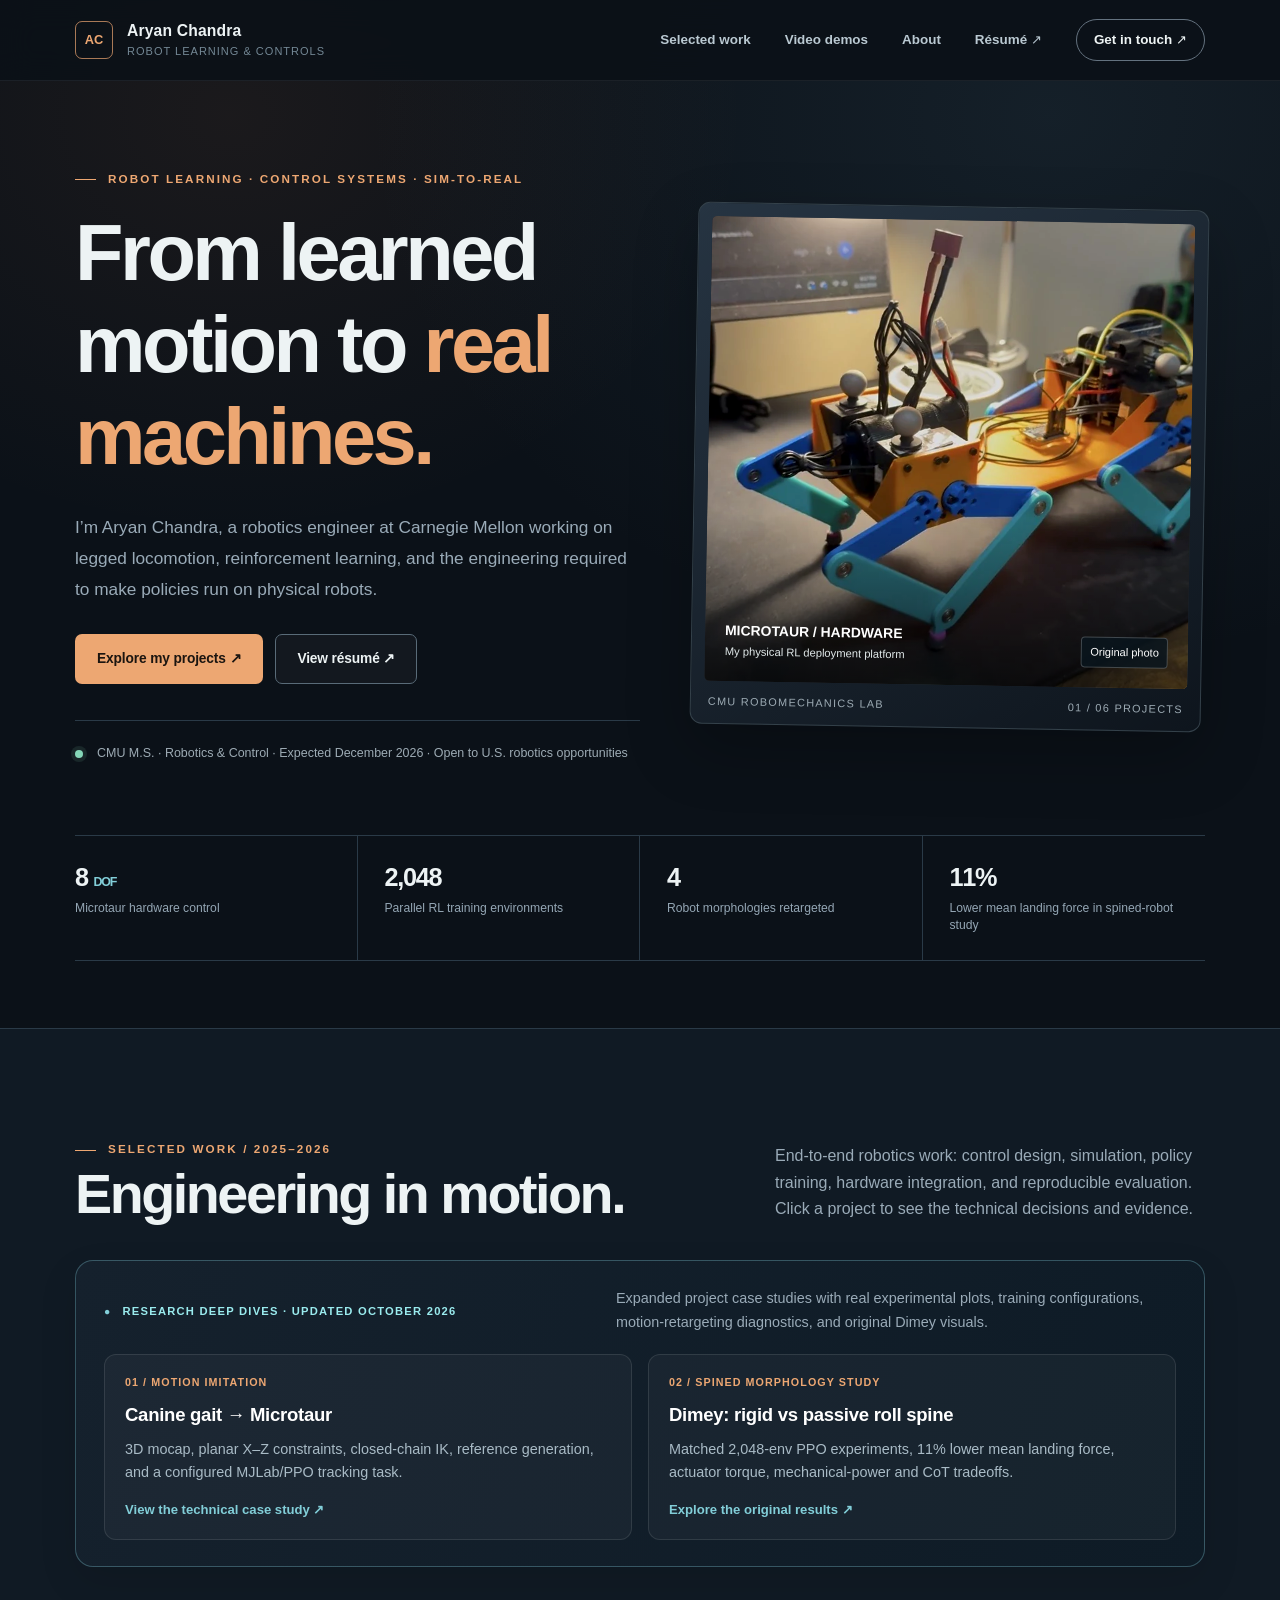
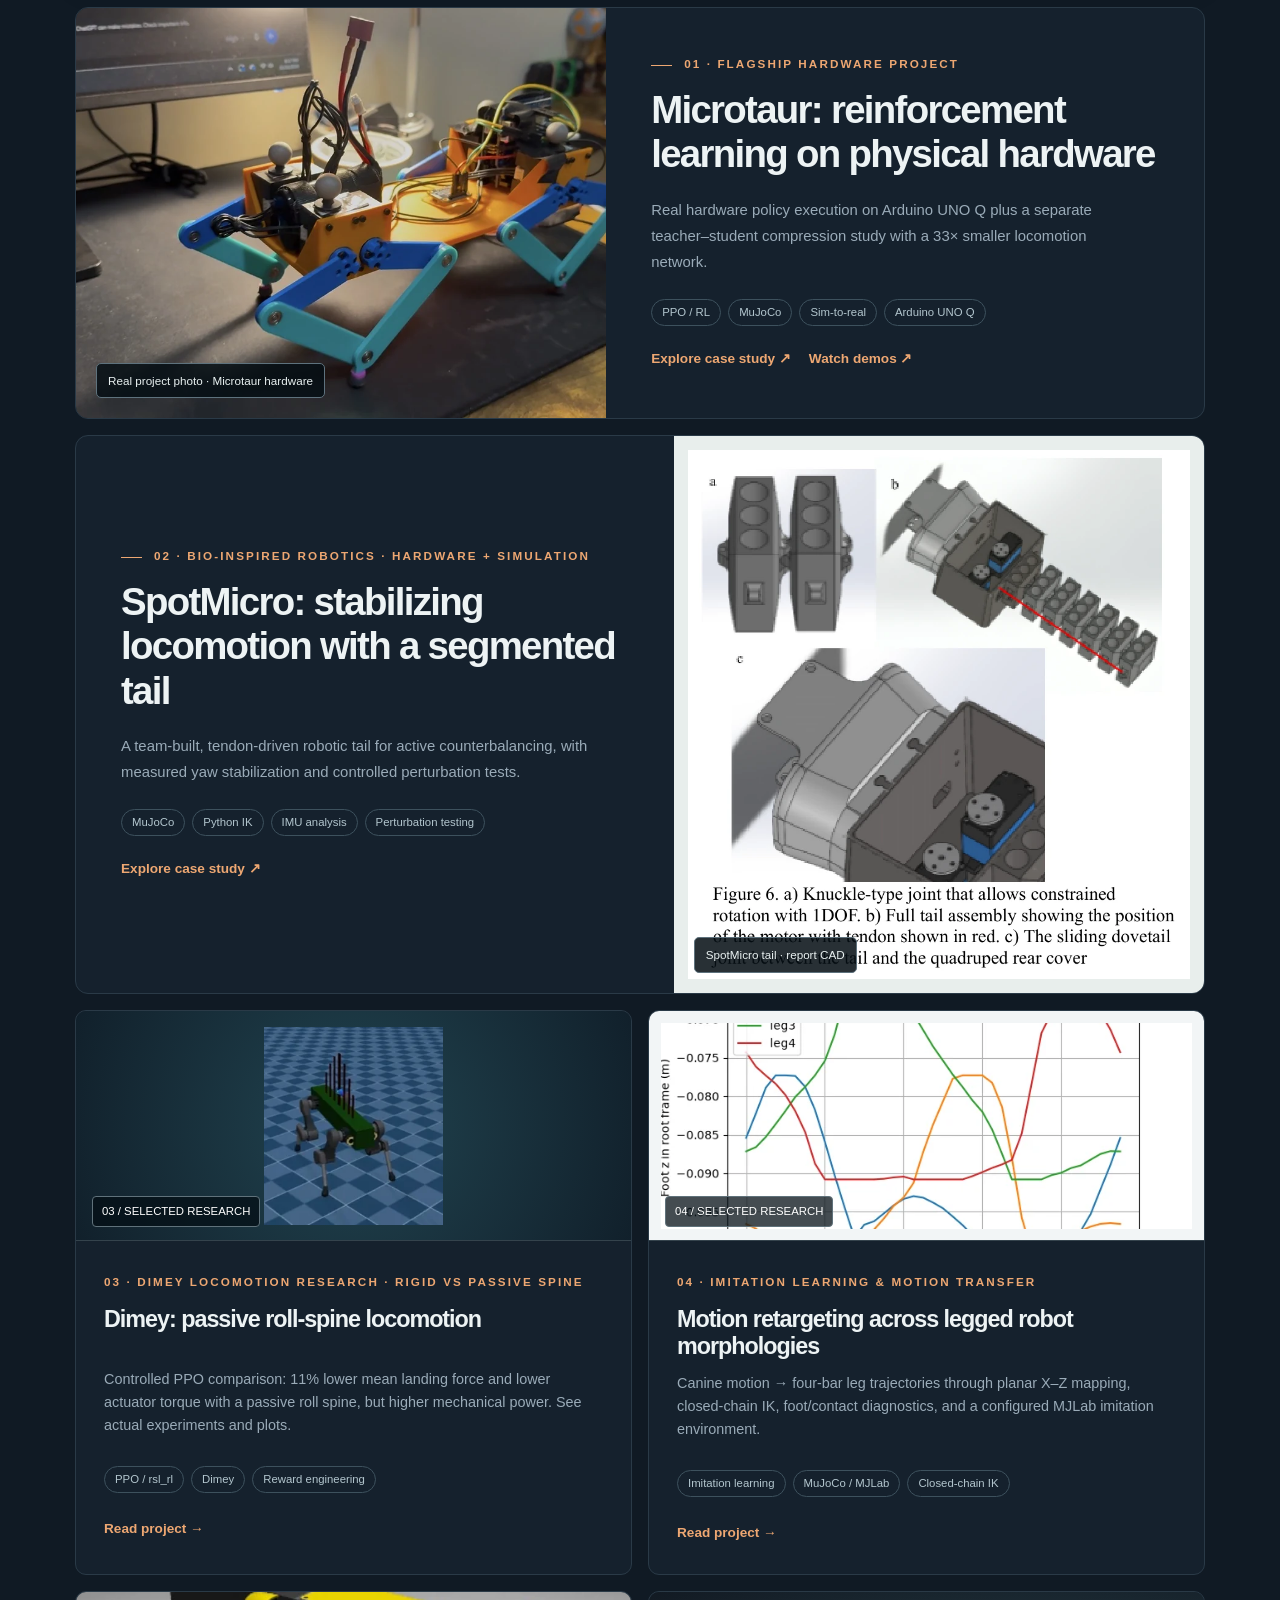
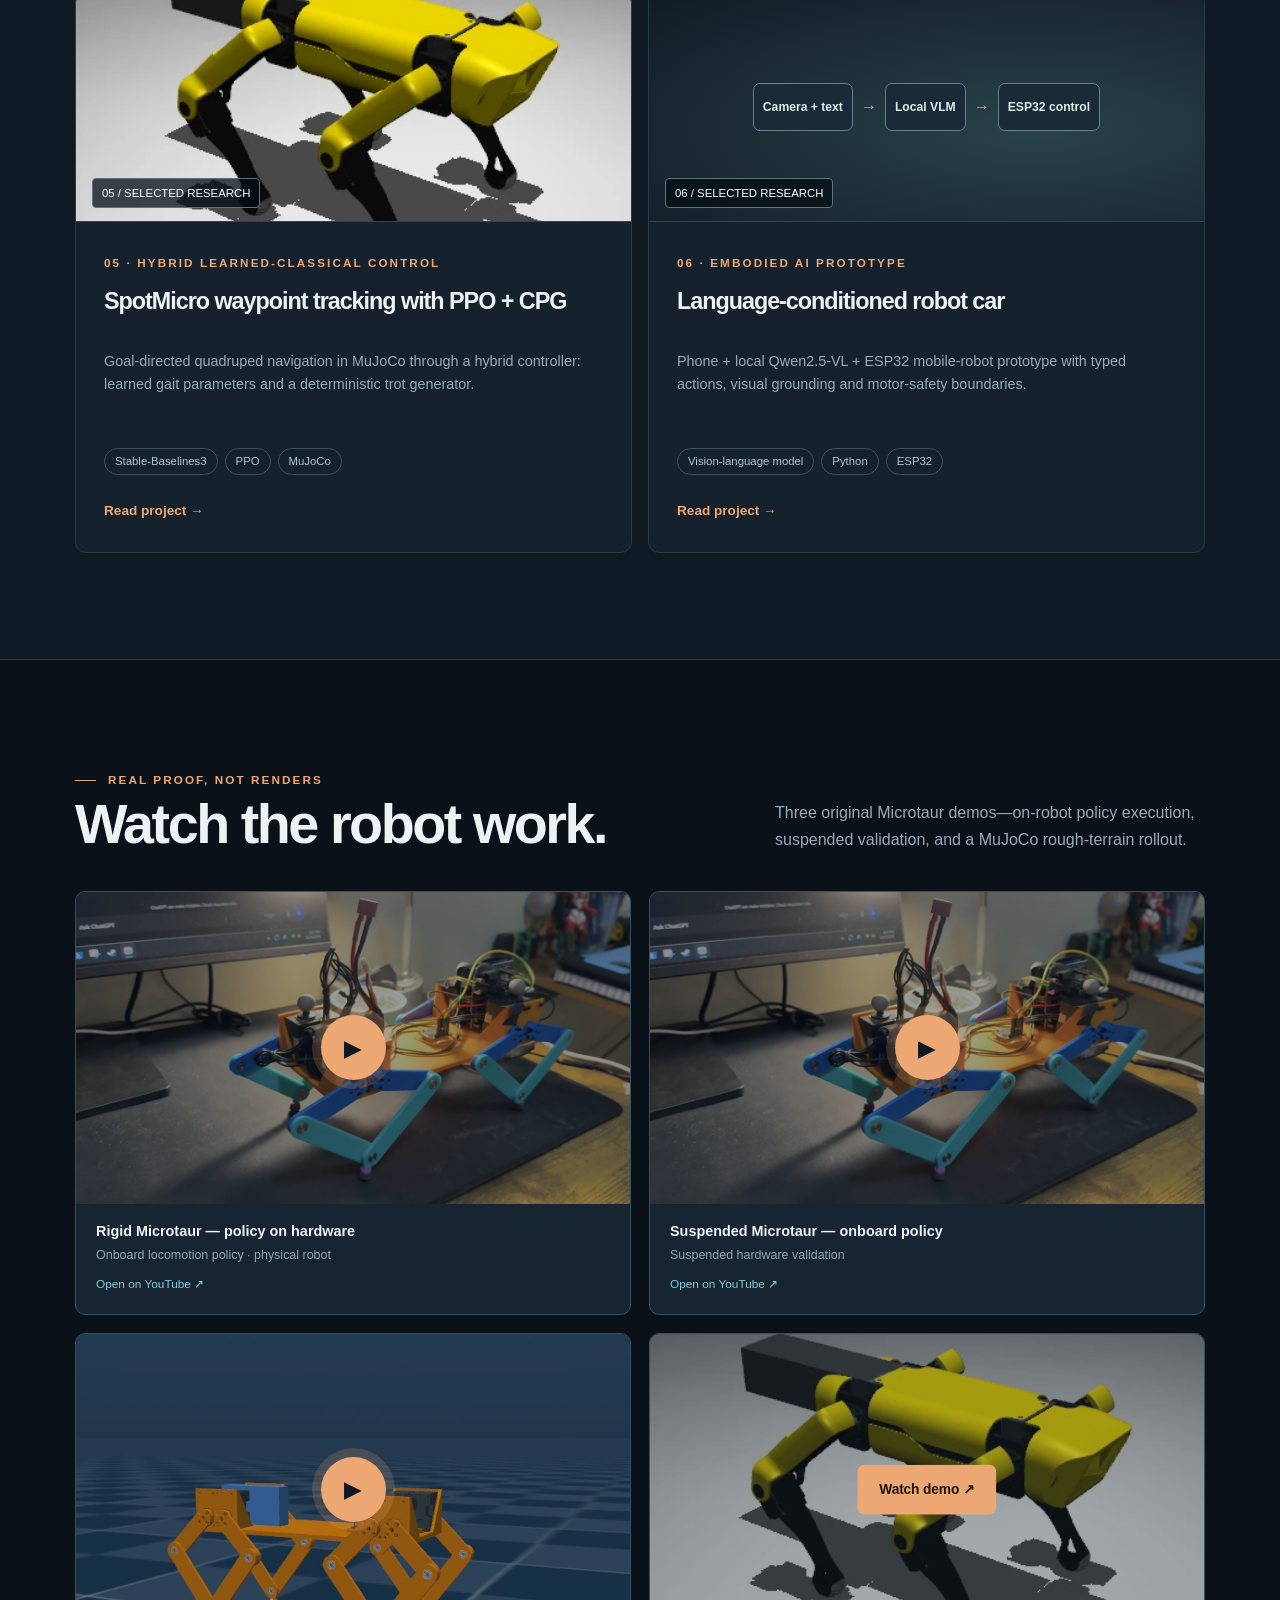
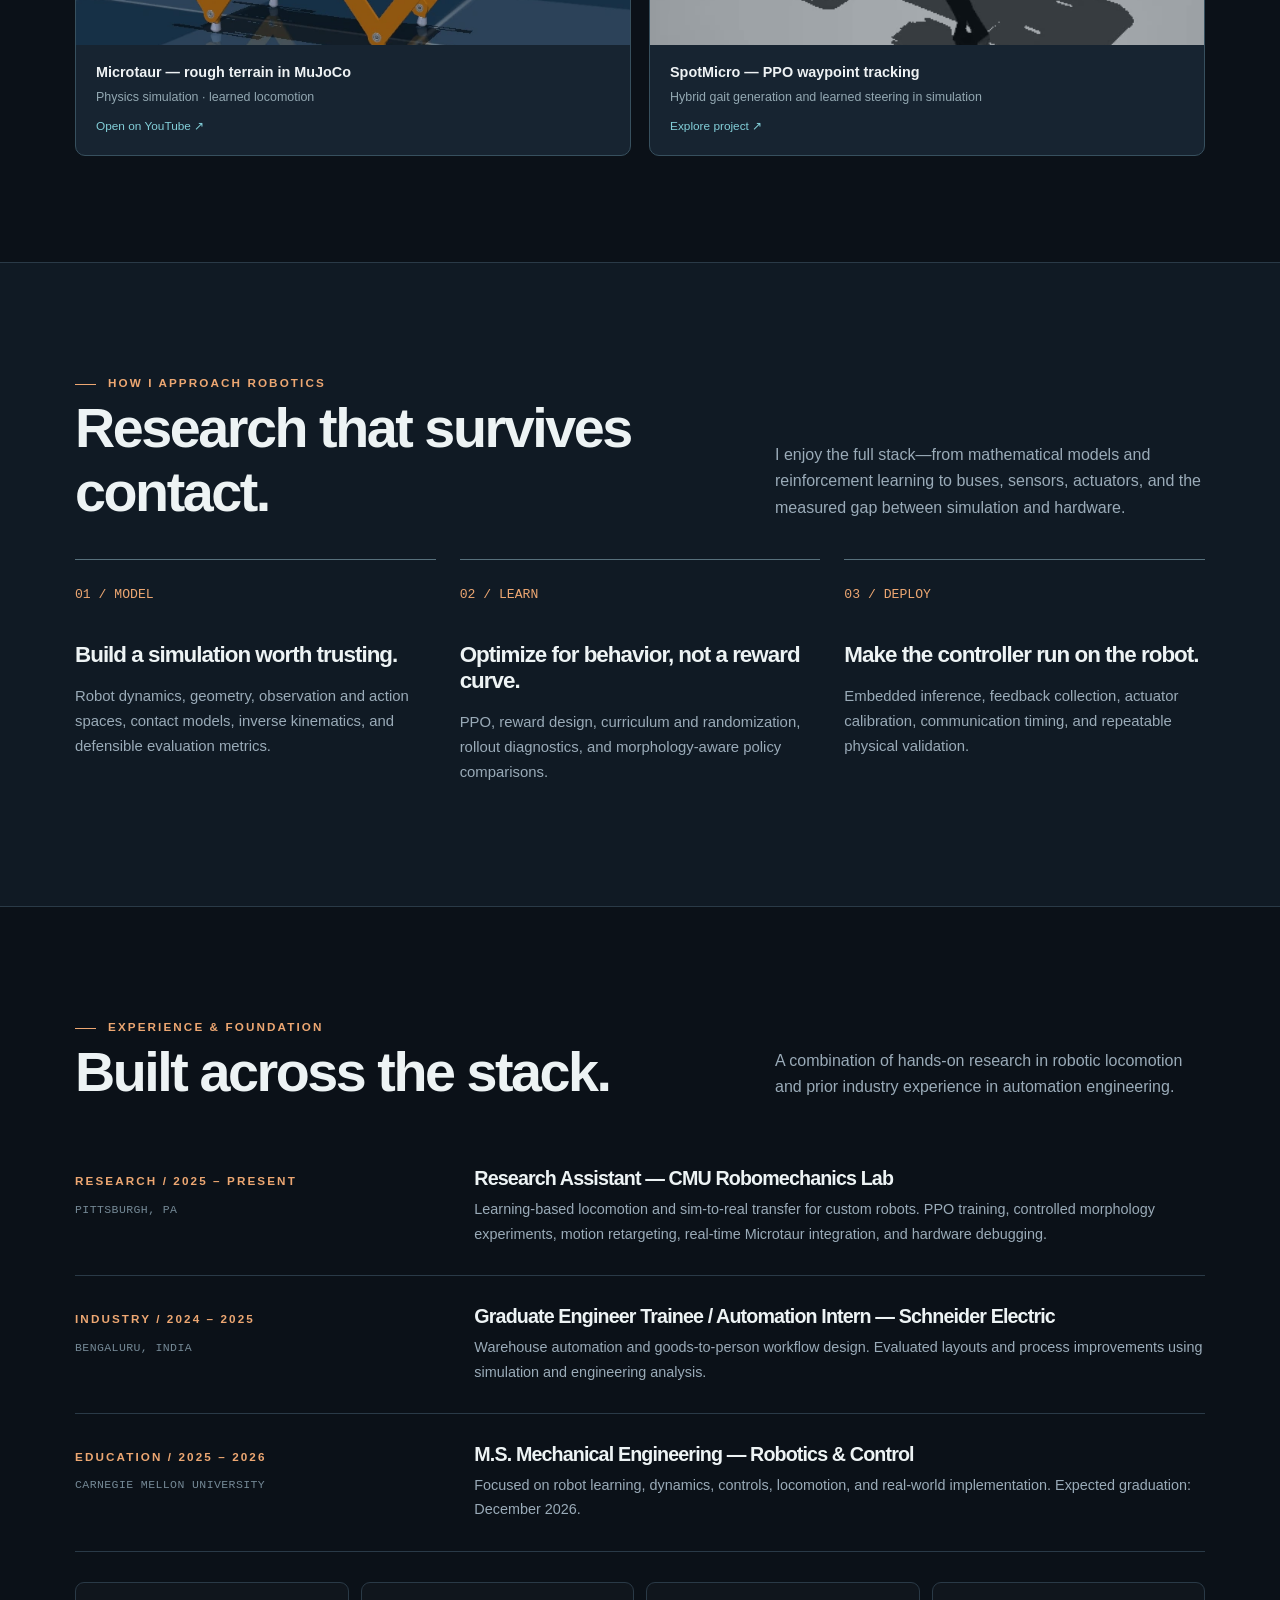
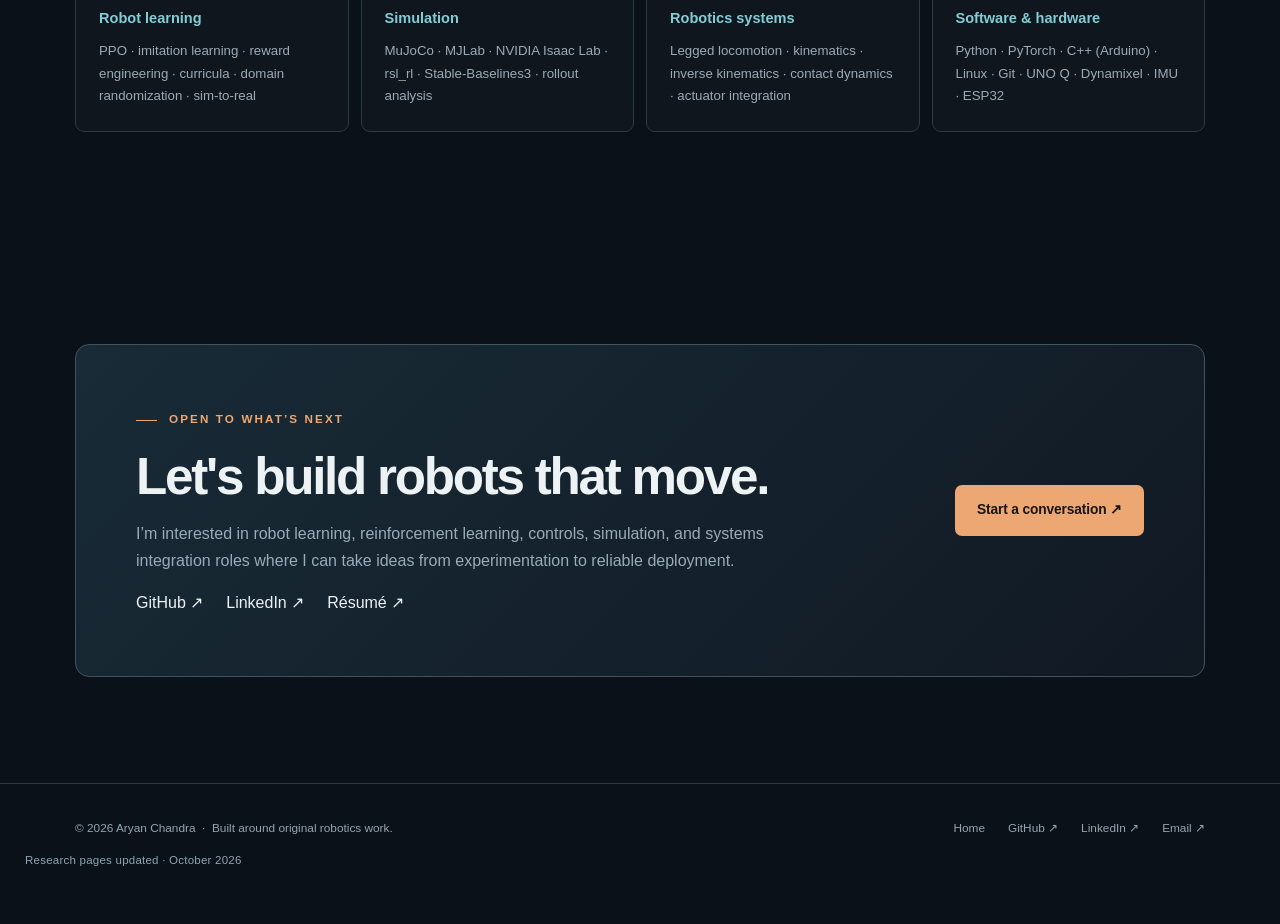
<file: index.html>
<!DOCTYPE html>

<html lang="en"><head><meta charset="utf-8"/><meta content="width=device-width,initial-scale=1" name="viewport"/><meta content="#0b1118" name="theme-color"/><meta content="Aryan Chandra is a Carnegie Mellon robotics engineer building reinforcement learning controllers, locomotion pipelines, and real robot deployments. Portfolio featuring Microtaur and SpotMicro." name="description"/><meta content="website" property="og:type"/><meta content="Aryan Chandra | Robot Learning &amp; Controls Engineer" property="og:title"/><meta content="Aryan Chandra is a Carnegie Mellon robotics engineer building reinforcement learning controllers, locomotion pipelines, and real robot deployments. Portfolio featuring Microtaur and SpotMicro." property="og:description"/><meta content="assets/images/microtaur-hardware.webp" property="og:image"/><meta content="dark" name="color-scheme"/><link href="assets/favicon.svg" rel="icon" type="image/svg+xml"/><link href="assets/site.css?v=2026-10-20-v4" rel="stylesheet"/><title>Aryan Chandra | Robot Learning &amp; Controls Engineer</title><meta content="2026-10-20-v4" name="portfolio-build"/></head><body><header class="site-header"><div class="container nav-wrap"><a aria-label="Aryan Chandra home" class="brand" href="index.html"><span class="monogram">AC</span><span>Aryan Chandra<small>Robot learning &amp; controls</small></span></a><button aria-controls="nav-menu" aria-expanded="false" class="mobile-toggle" id="mobile-toggle">Menu</button><nav aria-label="Primary navigation" class="nav-links" id="nav-menu"><a href="index.html#projects">Selected work</a><a href="index.html#demos">Video demos</a><a href="index.html#background">About</a><a href="assets/Aryan_Chandra_Resume.pdf" rel="noopener" target="_blank">Résumé ↗</a><a class="contact-pill" href="mailto:aryanc2@andrew.cmu.edu">Get in touch ↗</a></nav></div></header><main id="home"><section class="hero"><div class="container"><div class="hero-grid"><div><div class="eyebrow">Robot learning · Control systems · Sim-to-real</div><h1>From learned motion to <span class="accent">real machines.</span></h1><p class="hero-lede">I’m Aryan Chandra, a robotics engineer at Carnegie Mellon working on legged locomotion, reinforcement learning, and the engineering required to make policies run on physical robots.</p><div class="btn-row"><a class="btn btn-primary" href="#projects">Explore my projects ↗</a><a class="btn btn-outline" href="assets/Aryan_Chandra_Resume.pdf">View résumé ↗</a></div><div class="side-note"><span aria-hidden="true" class="status-dot"></span><span>CMU M.S. · Robotics &amp; Control · Expected December 2026 · Open to U.S. robotics opportunities</span></div></div><div class="hero-photo-wrap"><div class="hero-image"><img alt="Photograph of the actual small orange Microtaur quadruped with teal and blue articulated legs, electronics and Dynamixel motors on a workbench" fetchpriority="high" src="assets/images/microtaur-hardware.webp"/><div class="photo-bottom"><div><span>MICROTAUR / HARDWARE</span><small>My physical RL deployment platform</small></div><span class="tag-photo">Original photo</span></div></div><div class="hero-photo-caption"><span>CMU Robomechanics Lab</span><span>01 / 06 projects</span></div></div></div><div class="stat-strip"><div class="stat"><strong>8 <small>DOF</small></strong><span>Microtaur hardware control</span></div><div class="stat"><strong>2,048</strong><span>Parallel RL training environments</span></div><div class="stat"><strong>4</strong><span>Robot morphologies retargeted</span></div><div class="stat"><strong>11%</strong><span>Lower mean landing force in spined-robot study</span></div></div></div></section>
<section class="section grained section-border" id="projects"><div class="container"><div class="section-head"><div><span class="eyebrow">Selected work / 2025–2026</span><h2>Engineering in motion.</h2></div><p>End-to-end robotics work: control design, simulation, policy training, hardware integration, and reproducible evaluation. Click a project to see the technical decisions and evidence.</p></div><div class="research-update">
<div class="research-update-head"><span class="research-update-chip">Research deep dives · Updated October 2026</span><p>Expanded project case studies with real experimental plots, training configurations, motion-retargeting diagnostics, and original Dimey visuals.</p></div>
<div class="research-update-grid">
<a class="research-update-card" href="projects/motion-retargeting.html"><span class="update-index">01 / Motion imitation</span><strong>Canine gait → Microtaur</strong><span>3D mocap, planar X–Z constraints, closed-chain IK, reference generation, and a configured MJLab/PPO tracking task.</span><span class="update-link">View the technical case study ↗</span></a>
<a class="research-update-card" href="projects/spine-locomotion.html"><span class="update-index">02 / Spined morphology study</span><strong>Dimey: rigid vs passive roll spine</strong><span>Matched 2,048-env PPO experiments, 11% lower mean landing force, actuator torque, mechanical-power and CoT tradeoffs.</span><span class="update-link">Explore the original results ↗</span></a>
</div>
</div><div class="project-stack"><article class="feature"><div class="feature-media"><img alt="Actual Microtaur hardware · photograph provided by Aryan" loading="lazy" src="assets/images/microtaur-hardware.webp"/><span class="media-badge">Real project photo · Microtaur hardware</span></div><div class="feature-copy"><span class="eyebrow">01 · Flagship hardware project</span><h3>Microtaur: reinforcement learning on physical hardware</h3><p>Real hardware policy execution on Arduino UNO Q plus a separate teacher–student compression study with a 33× smaller locomotion network.</p><div class="tags"><span class="tag">PPO / RL</span><span class="tag">MuJoCo</span><span class="tag">Sim-to-real</span><span class="tag">Arduino UNO Q</span></div><div class="feature-actions"><a class="link-arrow" href="projects/microtaur.html">Explore case study ↗</a><a class="link-arrow cyan" href="#demos">Watch demos ↗</a></div></div></article><article class="feature reverse"><div class="feature-media contain-media"><img alt="Actual segmented-tail assembly CAD from the team’s final report · Figure 6" loading="lazy" src="assets/images/spotmicro-tail-cad.webp"/><span class="media-badge">SpotMicro tail · report CAD</span></div><div class="feature-copy"><span class="eyebrow">02 · Bio-inspired robotics · hardware + simulation</span><h3>SpotMicro: stabilizing locomotion with a segmented tail</h3><p>A team-built, tendon-driven robotic tail for active counterbalancing, with measured yaw stabilization and controlled perturbation tests.</p><div class="tags"><span class="tag">MuJoCo</span><span class="tag">Python IK</span><span class="tag">IMU analysis</span><span class="tag">Perturbation testing</span></div><div class="feature-actions"><a class="link-arrow" href="projects/spotmicro-tail.html">Explore case study ↗</a></div></div></article></div><div class="project-grid"><article class="project-card"><div class="card-visual"><img alt="Green-bodied Dimey quadruped from the actual rigid-versus-passive-spine research" class="dimey-home-img" loading="lazy" src="assets/images/dimey-actual-robot.webp"/><span class="visual-index">03 / SELECTED RESEARCH</span></div><div class="card-copy"><span class="mini-label">03 · Dimey locomotion research · rigid vs passive spine</span><h3>Dimey: passive roll-spine locomotion</h3><p>Controlled PPO comparison: 11% lower mean landing force and lower actuator torque with a passive roll spine, but higher mechanical power. See actual experiments and plots.</p><div class="tags"><span class="tag">PPO / rsl_rl</span><span class="tag">Dimey</span><span class="tag">Reward engineering</span></div><a class="link-arrow" href="projects/spine-locomotion.html">Read project →</a></div></article><article class="project-card"><div class="card-visual"><img alt="Actual foot-height trajectories from Microtaur canine gait retargeting experiments" class="research-real-plot" loading="lazy" src="assets/images/retarget-foot-heights.webp"/><span class="visual-index">04 / SELECTED RESEARCH</span></div><div class="card-copy"><span class="mini-label">04 · Imitation learning &amp; motion transfer</span><h3>Motion retargeting across legged robot morphologies</h3><p>Canine motion → four-bar leg trajectories through planar X–Z mapping, closed-chain IK, foot/contact diagnostics, and a configured MJLab imitation environment.</p><div class="tags"><span class="tag">Imitation learning</span><span class="tag">MuJoCo / MJLab</span><span class="tag">Closed-chain IK</span></div><a class="link-arrow" href="projects/motion-retargeting.html">Read project →</a></div></article><article class="project-card"><div class="card-visual"><img alt="SpotMicro robot model in simulation · screenshot previously shared by Aryan" loading="lazy" src="assets/images/spotmicro-simulation.webp"/><span class="visual-index">05 / SELECTED RESEARCH</span></div><div class="card-copy"><span class="mini-label">05 · Hybrid learned-classical control</span><h3>SpotMicro waypoint tracking with PPO + CPG</h3><p>Goal-directed quadruped navigation in MuJoCo through a hybrid controller: learned gait parameters and a deterministic trot generator.</p><div class="tags"><span class="tag">Stable-Baselines3</span><span class="tag">PPO</span><span class="tag">MuJoCo</span></div><a class="link-arrow" href="projects/spotmicro-waypoints.html">Read project →</a></div></article><article class="project-card"><div class="card-visual"><div class="diagram-thumb car"><span>Camera + text</span><b>→</b><span>Local VLM</span><b>→</b><span>ESP32 control</span></div><span class="visual-index">06 / SELECTED RESEARCH</span></div><div class="card-copy"><span class="mini-label">06 · Embodied AI prototype</span><h3>Language-conditioned robot car</h3><p>Phone + local Qwen2.5-VL + ESP32 mobile-robot prototype with typed actions, visual grounding and motor-safety boundaries.</p><div class="tags"><span class="tag">Vision-language model</span><span class="tag">Python</span><span class="tag">ESP32</span></div><a class="link-arrow" href="projects/vlm-robot-car.html">Read project →</a></div></article></div></div></section><section class="section section-border" id="demos"><div class="container"><div class="section-head"><div><span class="eyebrow">Real proof, not renders</span><h2>Watch the robot work.</h2></div><p>Three original Microtaur demos—on-robot policy execution, suspended validation, and a MuJoCo rough-terrain rollout.</p></div><div class="video-grid"><div class="video-card"><div class="video-player" data-video-id="cYs2VmbA4Uo"><img alt="Actual project media for Rigid Microtaur — policy on hardware" loading="lazy" src="assets/images/microtaur-hardware.webp"/><button aria-label="Play Rigid Microtaur — policy on hardware"><span aria-hidden="true">▶</span></button></div><div class="video-meta"><strong>Rigid Microtaur — policy on hardware</strong><small>Onboard locomotion policy · physical robot</small><a href="https://www.youtube.com/watch?v=cYs2VmbA4Uo" rel="noopener noreferrer" target="_blank">Open on YouTube ↗</a></div></div><div class="video-card"><div class="video-player" data-video-id="h3OJZShvm-o"><img alt="Actual project media for Suspended Microtaur — onboard policy" loading="lazy" src="assets/images/microtaur-hardware.webp"/><button aria-label="Play Suspended Microtaur — onboard policy"><span aria-hidden="true">▶</span></button></div><div class="video-meta"><strong>Suspended Microtaur — onboard policy</strong><small>Suspended hardware validation</small><a href="https://www.youtube.com/watch?v=h3OJZShvm-o" rel="noopener noreferrer" target="_blank">Open on YouTube ↗</a></div></div><div class="video-card"><div class="video-player" data-video-id="h_wq0EA9ugI"><img alt="Actual project media for Microtaur — rough terrain in MuJoCo" loading="lazy" src="assets/images/microtaur-simulation.webp"/><button aria-label="Play Microtaur — rough terrain in MuJoCo"><span aria-hidden="true">▶</span></button></div><div class="video-meta"><strong>Microtaur — rough terrain in MuJoCo</strong><small>Physics simulation · learned locomotion</small><a href="https://www.youtube.com/watch?v=h_wq0EA9ugI" rel="noopener noreferrer" target="_blank">Open on YouTube ↗</a></div></div><div class="video-card"><div class="video-player"><img alt="Actual SpotMicro quadruped simulation screenshot" loading="lazy" src="assets/images/spotmicro-simulation.webp"/><a class="btn btn-primary" href="https://youtu.be/zI3Rre4-SZI" rel="noopener" style="position:absolute;top:50%;left:50%;transform:translate(-50%,-50%);white-space:nowrap" target="_blank">Watch demo ↗</a></div><div class="video-meta"><strong>SpotMicro — PPO waypoint tracking</strong><small>Hybrid gait generation and learned steering in simulation</small><a href="projects/spotmicro-waypoints.html">Explore project ↗</a></div></div></div></div></section><section class="section grained section-border" id="approach"><div class="container"><div class="section-head"><div><span class="eyebrow">How I approach robotics</span><h2>Research that survives contact.</h2></div><p>I enjoy the full stack—from mathematical models and reinforcement learning to buses, sensors, actuators, and the measured gap between simulation and hardware.</p></div><div class="cap-grid"><div class="cap"><span class="cap-number">01 / MODEL</span><h3>Build a simulation worth trusting.</h3><p>Robot dynamics, geometry, observation and action spaces, contact models, inverse kinematics, and defensible evaluation metrics.</p></div><div class="cap"><span class="cap-number">02 / LEARN</span><h3>Optimize for behavior, not a reward curve.</h3><p>PPO, reward design, curriculum and randomization, rollout diagnostics, and morphology-aware policy comparisons.</p></div><div class="cap"><span class="cap-number">03 / DEPLOY</span><h3>Make the controller run on the robot.</h3><p>Embedded inference, feedback collection, actuator calibration, communication timing, and repeatable physical validation.</p></div></div></div></section><section class="section section-border" id="background"><div class="container"><div class="section-head"><div><span class="eyebrow">Experience &amp; foundation</span><h2>Built across the stack.</h2></div><p>A combination of hands-on research in robotic locomotion and prior industry experience in automation engineering.</p></div><div class="experience"><div><span class="mini-label">Research / 2025 – present</span><div class="meta">Pittsburgh, PA</div></div><div><h3>Research Assistant — CMU Robomechanics Lab</h3><p>Learning-based locomotion and sim-to-real transfer for custom robots. PPO training, controlled morphology experiments, motion retargeting, real-time Microtaur integration, and hardware debugging.</p></div></div><div class="experience"><div><span class="mini-label">Industry / 2024 – 2025</span><div class="meta">Bengaluru, India</div></div><div><h3>Graduate Engineer Trainee / Automation Intern — Schneider Electric</h3><p>Warehouse automation and goods-to-person workflow design. Evaluated layouts and process improvements using simulation and engineering analysis.</p></div></div><div class="experience"><div><span class="mini-label">Education / 2025 – 2026</span><div class="meta">Carnegie Mellon University</div></div><div><h3>M.S. Mechanical Engineering — Robotics &amp; Control</h3><p>Focused on robot learning, dynamics, controls, locomotion, and real-world implementation. Expected graduation: December 2026.</p></div></div><div class="skill-grid"><div class="skill"><h4>Robot learning</h4><p>PPO · imitation learning · reward engineering · curricula · domain randomization · sim-to-real</p></div><div class="skill"><h4>Simulation</h4><p>MuJoCo · MJLab · NVIDIA Isaac Lab · rsl_rl · Stable-Baselines3 · rollout analysis</p></div><div class="skill"><h4>Robotics systems</h4><p>Legged locomotion · kinematics · inverse kinematics · contact dynamics · actuator integration</p></div><div class="skill"><h4>Software &amp; hardware</h4><p>Python · PyTorch · C++ (Arduino) · Linux · Git · UNO Q · Dynamixel · IMU · ESP32</p></div></div></div></section><section class="section" id="contact"><div class="container"><div class="contact-zone"><div><span class="eyebrow">Open to what’s next</span><h2>Let's build robots that move.</h2><p>I’m interested in robot learning, reinforcement learning, controls, simulation, and systems integration roles where I can take ideas from experimentation to reliable deployment.</p><div class="footer-links"><a href="https://github.com/aryan-chandra-cmu" rel="noopener" target="_blank">GitHub ↗</a><a href="https://www.linkedin.com/in/aryan-chandra-aa24411ba/" rel="noopener" target="_blank">LinkedIn ↗</a><a href="assets/Aryan_Chandra_Resume.pdf" rel="noopener" target="_blank">Résumé ↗</a></div></div><a class="btn btn-primary" href="mailto:aryanc2@andrew.cmu.edu?subject=Robotics%20Opportunity">Start a conversation ↗</a></div></div></section></main><footer class="site-footer"><div class="container footer-layout"><div>© <span id="year">2026</span> Aryan Chandra  ·  Built around original robotics work.</div><div class="footer-links"><a href="index.html">Home</a><a href="https://github.com/aryan-chandra-cmu" rel="noopener" target="_blank">GitHub ↗</a><a href="https://www.linkedin.com/in/aryan-chandra-aa24411ba/" rel="noopener" target="_blank">LinkedIn ↗</a><a href="mailto:aryanc2@andrew.cmu.edu">Email ↗</a></div></div><span aria-label="Website last revised October 2026" class="build-mark">Research pages updated · October 2026</span></footer><script defer="" src="assets/site.js?v=2026-10-20-v4"></script></body></html>
</file>
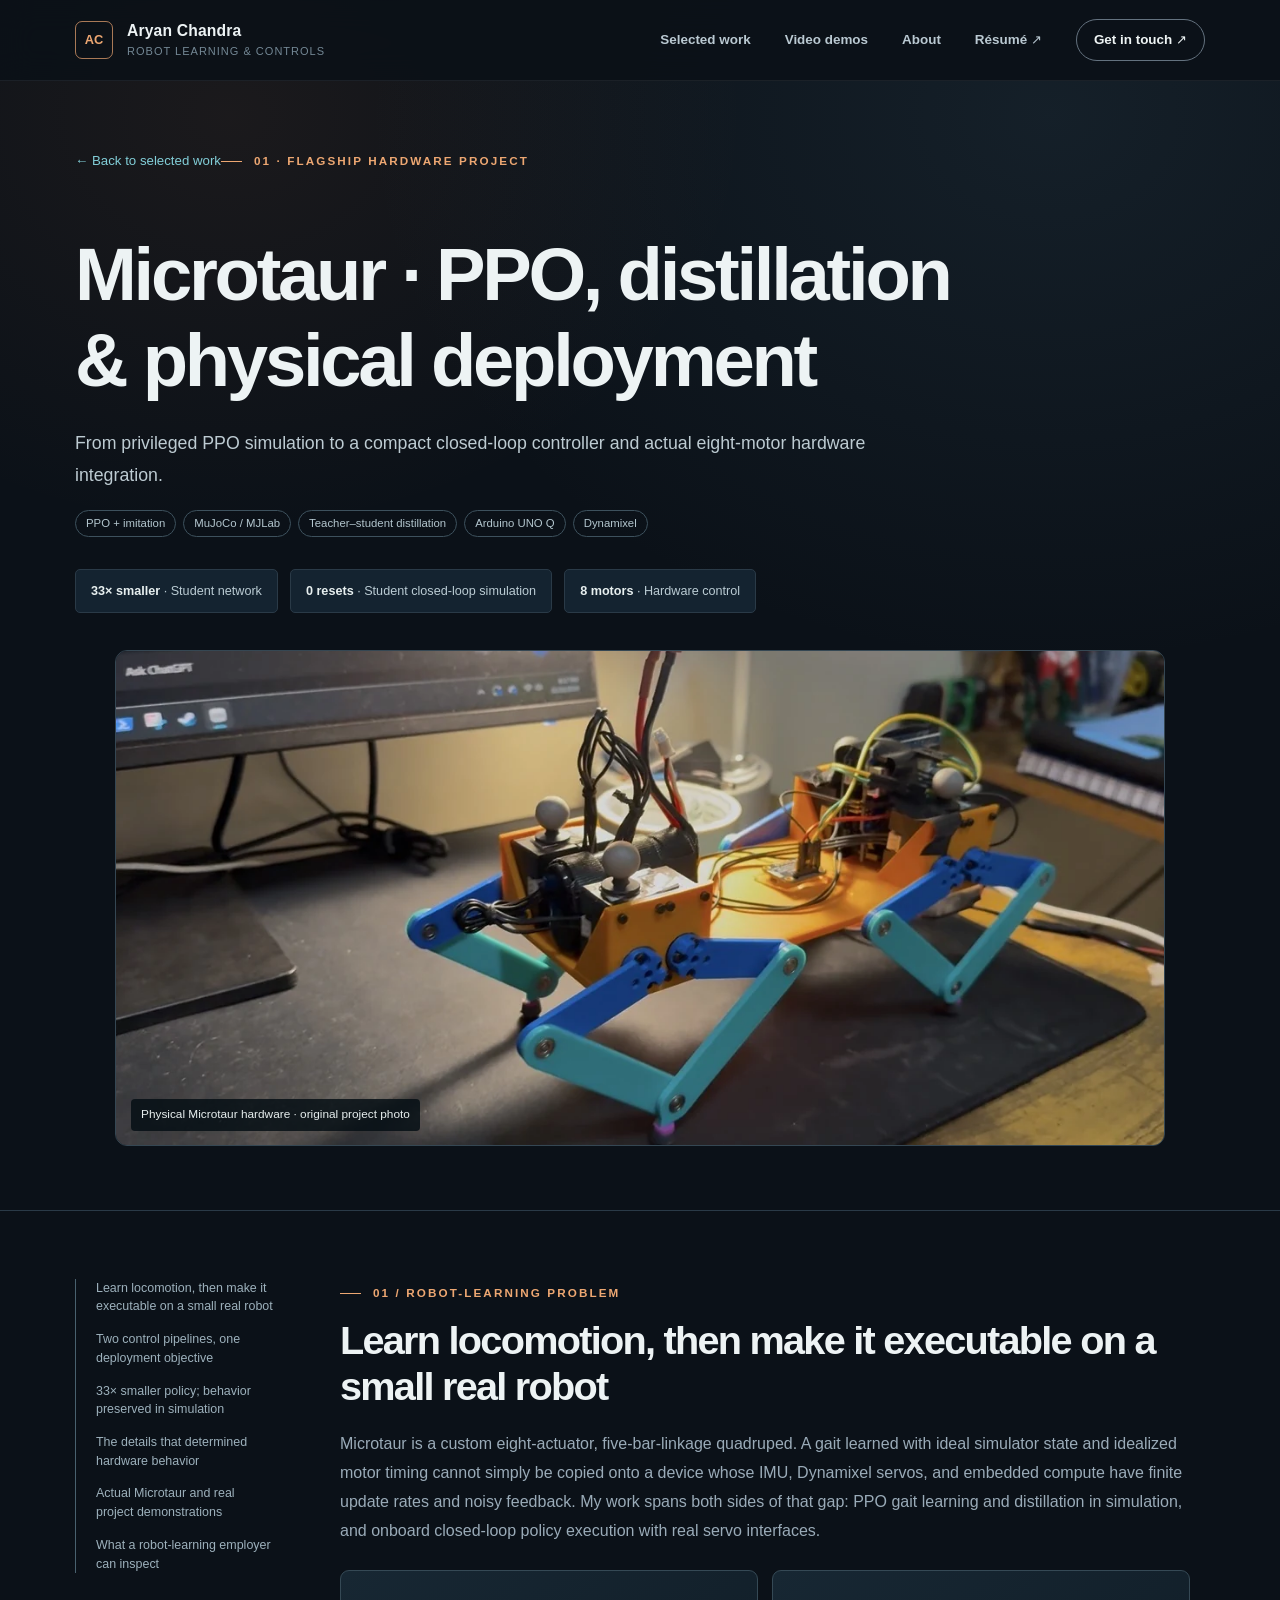
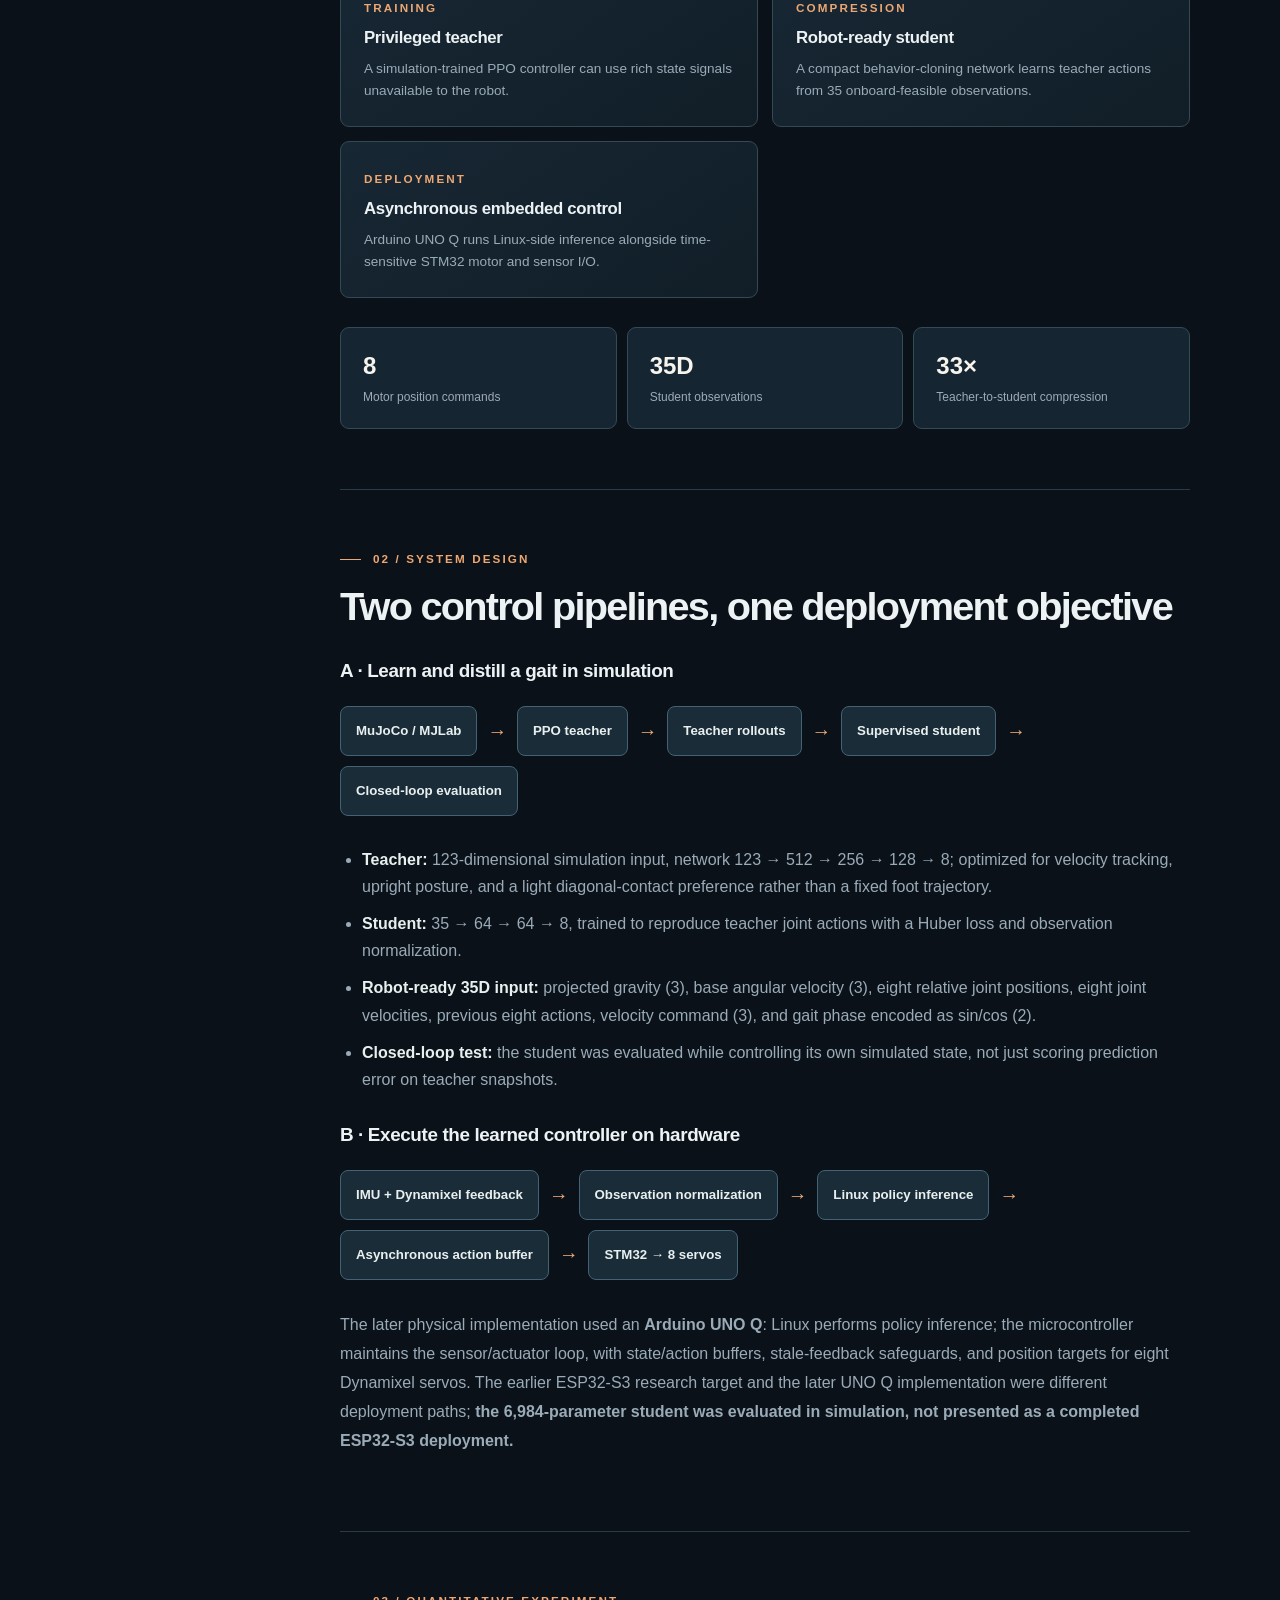
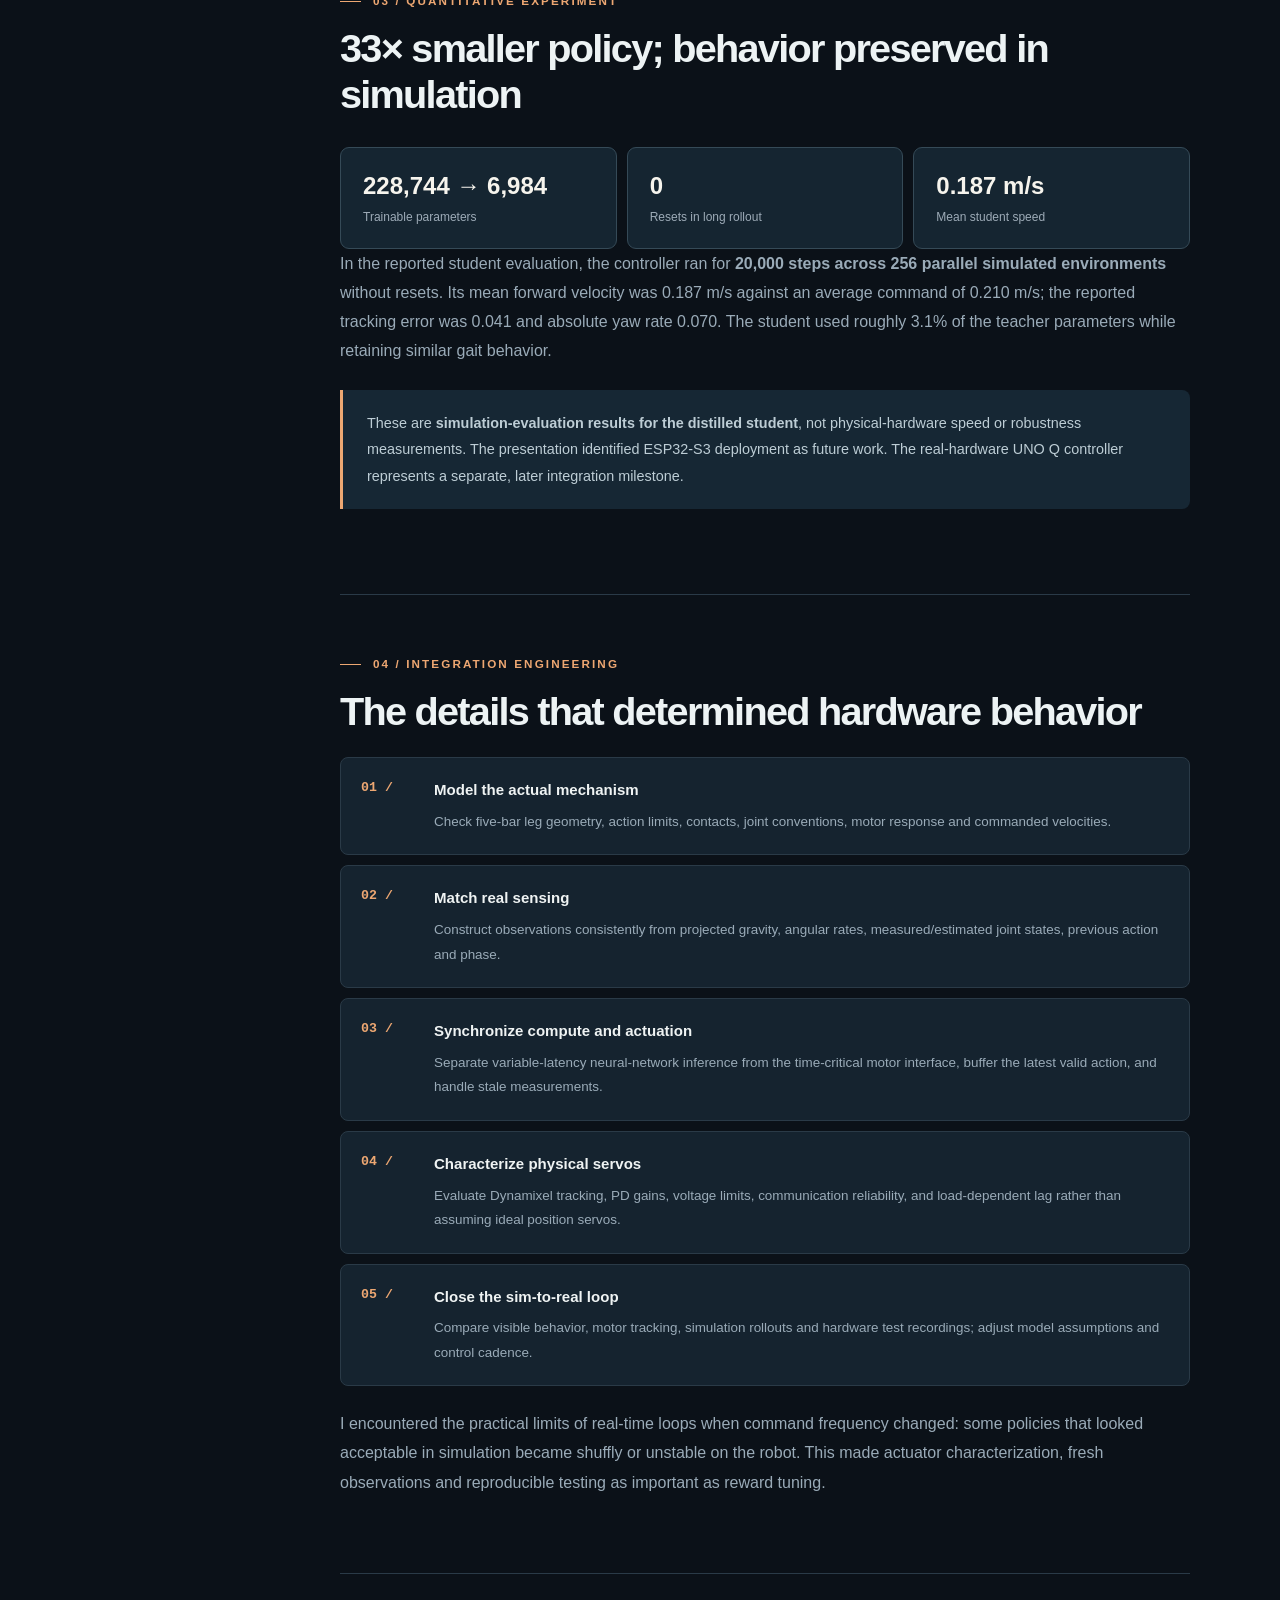
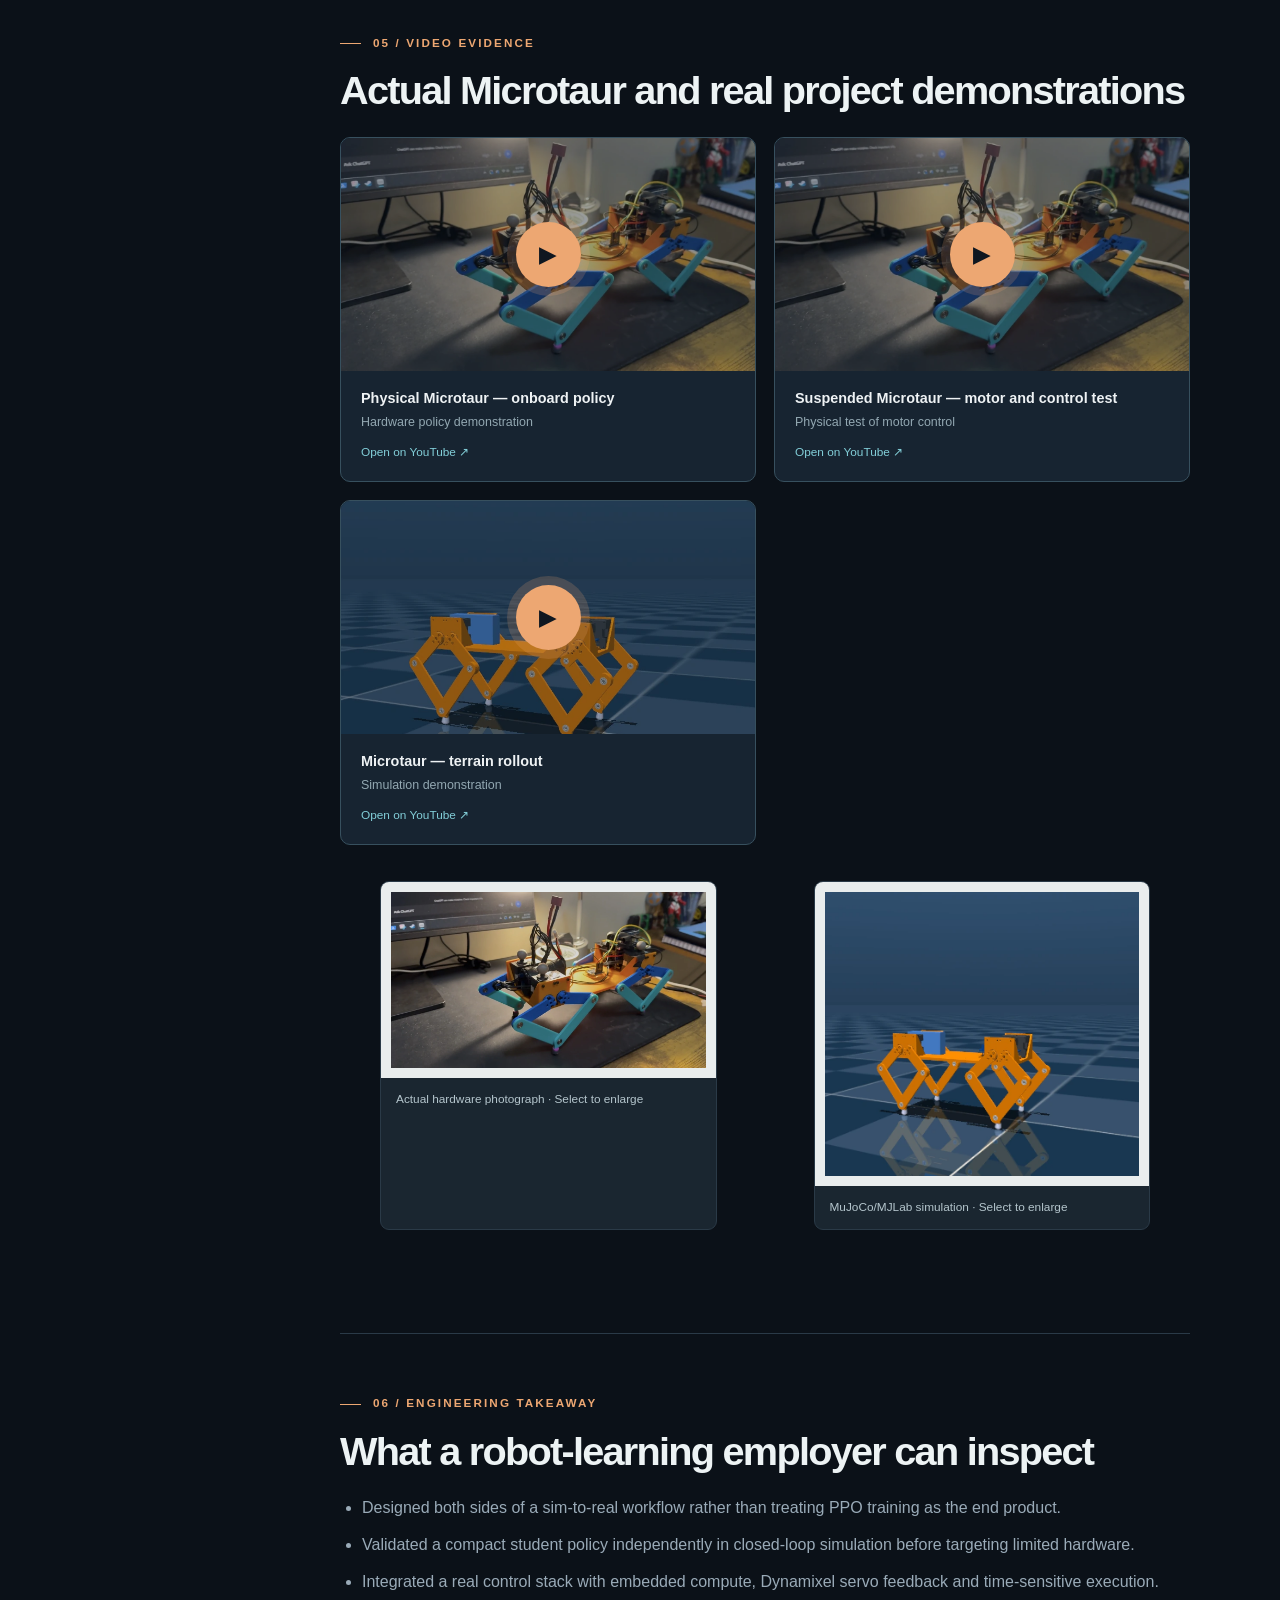
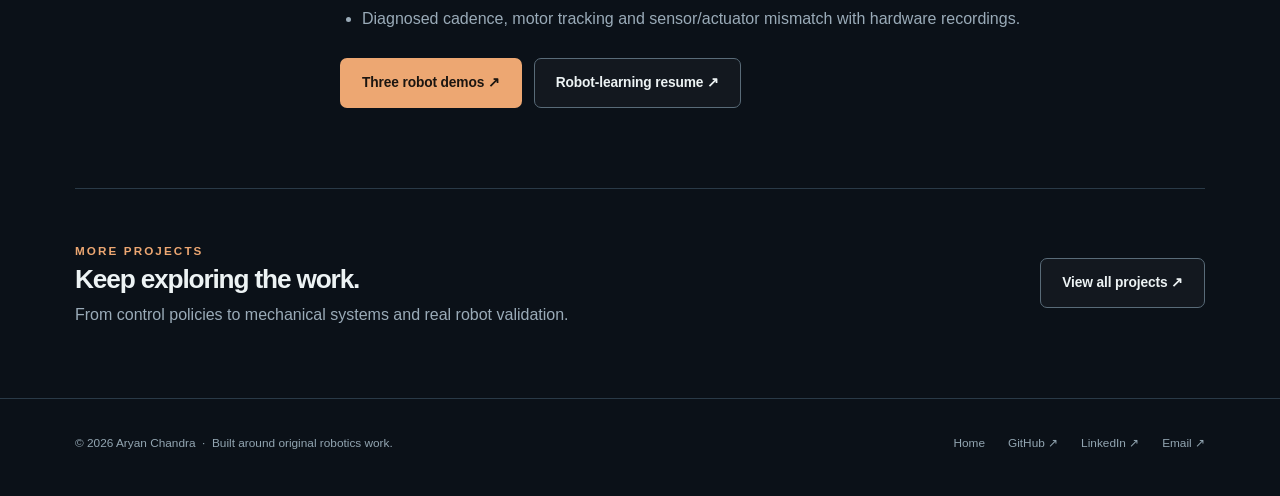
<file: microtaur.html>
<!DOCTYPE html>
<html lang="en"><head><meta charset="utf-8"/><meta content="width=device-width,initial-scale=1" name="viewport"/><meta content="#0b1118" name="theme-color"/><meta content="A technical case study of PPO locomotion, a 33x smaller student network and Arduino UNO Q closed-loop deployment on a custom eight-motor Microtaur." name="description"/><meta content="website" property="og:type"/><meta content="Microtaur · PPO, distillation &amp; physical deployment | Aryan Chandra" property="og:title"/><meta content="A technical case study of PPO locomotion, a 33x smaller student network and Arduino UNO Q closed-loop deployment on a custom eight-motor Microtaur." property="og:description"/><meta content="../assets/images/microtaur-hardware.webp" property="og:image"/><meta content="dark" name="color-scheme"/><link href="../assets/favicon.svg" rel="icon" type="image/svg+xml"/><link href="../assets/site.css" rel="stylesheet"/><title>Microtaur · PPO, distillation &amp; physical deployment | Aryan Chandra</title></head><body><header class="site-header"><div class="container nav-wrap"><a aria-label="Aryan Chandra home" class="brand" href="../index.html"><span class="monogram">AC</span><span>Aryan Chandra<small>Robot learning &amp; controls</small></span></a><button aria-controls="nav-menu" aria-expanded="false" class="mobile-toggle" id="mobile-toggle">Menu</button><nav aria-label="Primary navigation" class="nav-links" id="nav-menu"><a href="../index.html#projects">Selected work</a><a href="../index.html#demos">Video demos</a><a href="../index.html#background">About</a><a href="../assets/Aryan_Chandra_Resume.pdf" rel="noopener" target="_blank">Résumé ↗</a><a class="contact-pill" href="mailto:aryanc2@andrew.cmu.edu">Get in touch ↗</a></nav></div></header><main><section class="page-top"><div class="container"><a class="back-link" href="../index.html#projects">← Back to selected work</a><span class="eyebrow">01 · Flagship hardware project</span><h1 class="page-title">Microtaur · PPO, distillation &amp; physical deployment</h1><p class="page-lede">From privileged PPO simulation to a compact closed-loop controller and actual eight-motor hardware integration.</p><div class="tags"><span class="tag">PPO + imitation</span><span class="tag">MuJoCo / MJLab</span><span class="tag">Teacher–student distillation</span><span class="tag">Arduino UNO Q</span><span class="tag">Dynamixel</span></div><div class="page-quick"><span><strong>33× smaller</strong> · Student network</span><span><strong>0 resets</strong> · Student closed-loop simulation</span><span><strong>8 motors</strong> · Hardware control</span></div><figure class="project-hero-image"><img alt="Actual orange-and-teal physical Microtaur quadruped robot on a lab workbench" fetchpriority="high" src="../assets/images/microtaur-hardware.webp"/><figcaption>Physical Microtaur hardware · original project photo</figcaption></figure></div></section><section class="section-border" style="padding:68px 0 10px"><div class="container article-wrap"><aside aria-label="On this page" class="sticky-index"><a href="#problem">Learn locomotion, then make it executable on a small real robot</a><a href="#architecture">Two control pipelines, one deployment objective</a><a href="#evaluation">33× smaller policy; behavior preserved in simulation</a><a href="#engineering">The details that determined hardware behavior</a><a href="#demos">Actual Microtaur and real project demonstrations</a><a href="#takeaways">What a robot-learning employer can inspect</a></aside><article class="article-body"><section id="problem"><span class="eyebrow">01 / Robot-learning problem</span><h2>Learn locomotion, then make it executable on a small real robot</h2><p>Microtaur is a custom eight-actuator, five-bar-linkage quadruped. A gait learned with ideal simulator state and idealized motor timing cannot simply be copied onto a device whose IMU, Dynamixel servos, and embedded compute have finite update rates and noisy feedback. My work spans both sides of that gap: PPO gait learning and distillation in simulation, and onboard closed-loop policy execution with real servo interfaces.</p><div class="detail-grid"><div class="detail-card"><span class="mini-label">Training</span><h3>Privileged teacher</h3><p>A simulation-trained PPO controller can use rich state signals unavailable to the robot.</p></div><div class="detail-card"><span class="mini-label">Compression</span><h3>Robot-ready student</h3><p>A compact behavior-cloning network learns teacher actions from 35 onboard-feasible observations.</p></div><div class="detail-card"><span class="mini-label">Deployment</span><h3>Asynchronous embedded control</h3><p>Arduino UNO Q runs Linux-side inference alongside time-sensitive STM32 motor and sensor I/O.</p></div></div><div class="fact-bar"><div class="fact"><strong>8</strong><span>Motor position commands</span></div><div class="fact"><strong>35D</strong><span>Student observations</span></div><div class="fact"><strong>33×</strong><span>Teacher-to-student compression</span></div></div></section><section id="architecture"><span class="eyebrow">02 / System design</span><h2>Two control pipelines, one deployment objective</h2><h3>A · Learn and distill a gait in simulation</h3><div class="research-flow"><span>MuJoCo / MJLab</span><b>→</b><span>PPO teacher</span><b>→</b><span>Teacher rollouts</span><b>→</b><span>Supervised student</span><b>→</b><span>Closed-loop evaluation</span></div><ul><li><strong>Teacher:</strong> 123-dimensional simulation input, network 123 → 512 → 256 → 128 → 8; optimized for velocity tracking, upright posture, and a light diagonal-contact preference rather than a fixed foot trajectory.</li><li><strong>Student:</strong> 35 → 64 → 64 → 8, trained to reproduce teacher joint actions with a Huber loss and observation normalization.</li><li><strong>Robot-ready 35D input:</strong> projected gravity (3), base angular velocity (3), eight relative joint positions, eight joint velocities, previous eight actions, velocity command (3), and gait phase encoded as sin/cos (2).</li><li><strong>Closed-loop test:</strong> the student was evaluated while controlling its own simulated state, not just scoring prediction error on teacher snapshots.</li></ul><h3>B · Execute the learned controller on hardware</h3><div class="research-flow"><span>IMU + Dynamixel feedback</span><b>→</b><span>Observation normalization</span><b>→</b><span>Linux policy inference</span><b>→</b><span>Asynchronous action buffer</span><b>→</b><span>STM32 → 8 servos</span></div><p>The later physical implementation used an <strong>Arduino UNO Q</strong>: Linux performs policy inference; the microcontroller maintains the sensor/actuator loop, with state/action buffers, stale-feedback safeguards, and position targets for eight Dynamixel servos. The earlier ESP32-S3 research target and the later UNO Q implementation were different deployment paths; <strong>the 6,984-parameter student was evaluated in simulation, not presented as a completed ESP32-S3 deployment.</strong></p></section><section id="evaluation"><span class="eyebrow">03 / Quantitative experiment</span><h2>33× smaller policy; behavior preserved in simulation</h2><div class="fact-bar"><div class="fact"><strong>228,744 → 6,984</strong><span>Trainable parameters</span></div><div class="fact"><strong>0</strong><span>Resets in long rollout</span></div><div class="fact"><strong>0.187 m/s</strong><span>Mean student speed</span></div></div><p>In the reported student evaluation, the controller ran for <strong>20,000 steps across 256 parallel simulated environments</strong> without resets. Its mean forward velocity was 0.187 m/s against an average command of 0.210 m/s; the reported tracking error was 0.041 and absolute yaw rate 0.070. The student used roughly 3.1% of the teacher parameters while retaining similar gait behavior.</p><div class="callout"><p>These are <strong>simulation-evaluation results for the distilled student</strong>, not physical-hardware speed or robustness measurements. The presentation identified ESP32-S3 deployment as future work. The real-hardware UNO Q controller represents a separate, later integration milestone.</p></div></section><section id="engineering"><span class="eyebrow">04 / Integration engineering</span><h2>The details that determined hardware behavior</h2><div class="steps"><div class="step"><span class="step-num">01 /</span><div><strong>Model the actual mechanism</strong><p>Check five-bar leg geometry, action limits, contacts, joint conventions, motor response and commanded velocities.</p></div></div><div class="step"><span class="step-num">02 /</span><div><strong>Match real sensing</strong><p>Construct observations consistently from projected gravity, angular rates, measured/estimated joint states, previous action and phase.</p></div></div><div class="step"><span class="step-num">03 /</span><div><strong>Synchronize compute and actuation</strong><p>Separate variable-latency neural-network inference from the time-critical motor interface, buffer the latest valid action, and handle stale measurements.</p></div></div><div class="step"><span class="step-num">04 /</span><div><strong>Characterize physical servos</strong><p>Evaluate Dynamixel tracking, PD gains, voltage limits, communication reliability, and load-dependent lag rather than assuming ideal position servos.</p></div></div><div class="step"><span class="step-num">05 /</span><div><strong>Close the sim-to-real loop</strong><p>Compare visible behavior, motor tracking, simulation rollouts and hardware test recordings; adjust model assumptions and control cadence.</p></div></div></div><p>I encountered the practical limits of real-time loops when command frequency changed: some policies that looked acceptable in simulation became shuffly or unstable on the robot. This made actuator characterization, fresh observations and reproducible testing as important as reward tuning.</p></section><section id="demos"><span class="eyebrow">05 / Video evidence</span><h2>Actual Microtaur and real project demonstrations</h2><div class="video-grid"><div class="video-card"><div class="video-player" data-video-id="cYs2VmbA4Uo"><img alt="Physical Microtaur — onboard policy" loading="lazy" src="../assets/images/microtaur-hardware.webp"/><button aria-label="Play Physical Microtaur — onboard policy"><span>▶</span></button></div><div class="video-meta"><strong>Physical Microtaur — onboard policy</strong><small>Hardware policy demonstration</small><a href="https://youtu.be/cYs2VmbA4Uo" rel="noopener" target="_blank">Open on YouTube ↗</a></div></div><div class="video-card"><div class="video-player" data-video-id="h3OJZShvm-o"><img alt="Suspended Microtaur — motor and control test" loading="lazy" src="../assets/images/microtaur-hardware.webp"/><button aria-label="Play Suspended Microtaur — motor and control test"><span>▶</span></button></div><div class="video-meta"><strong>Suspended Microtaur — motor and control test</strong><small>Physical test of motor control</small><a href="https://youtu.be/h3OJZShvm-o" rel="noopener" target="_blank">Open on YouTube ↗</a></div></div><div class="video-card"><div class="video-player" data-video-id="h_wq0EA9ugI"><img alt="Microtaur — terrain rollout" loading="lazy" src="../assets/images/microtaur-simulation.webp"/><button aria-label="Play Microtaur — terrain rollout"><span>▶</span></button></div><div class="video-meta"><strong>Microtaur — terrain rollout</strong><small>Simulation demonstration</small><a href="https://youtu.be/h_wq0EA9ugI" rel="noopener" target="_blank">Open on YouTube ↗</a></div></div></div><div class="media-grid"><figure class="media-item"><a href="../assets/images/microtaur-hardware.webp" rel="noopener" target="_blank"><img alt="Physical orange blue and teal Microtaur on workbench" loading="lazy" src="../assets/images/microtaur-hardware.webp"/></a><figcaption>Actual hardware photograph · Select to enlarge</figcaption></figure><figure class="media-item"><a href="../assets/images/microtaur-simulation.webp" rel="noopener" target="_blank"><img alt="Orange simulated Microtaur" loading="lazy" src="../assets/images/microtaur-simulation.webp"/></a><figcaption>MuJoCo/MJLab simulation · Select to enlarge</figcaption></figure></div></section><section id="takeaways"><span class="eyebrow">06 / Engineering takeaway</span><h2>What a robot-learning employer can inspect</h2><ul><li>Designed both sides of a sim-to-real workflow rather than treating PPO training as the end product.</li><li>Validated a compact student policy independently in closed-loop simulation before targeting limited hardware.</li><li>Integrated a real control stack with embedded compute, Dynamixel servo feedback and time-sensitive execution.</li><li>Diagnosed cadence, motor tracking and sensor/actuator mismatch with hardware recordings.</li></ul><div class="btn-row case-links"><a class="btn btn-primary" href="https://youtu.be/cYs2VmbA4Uo" rel="noopener noreferrer" target="_blank">Three robot demos ↗</a><a class="btn btn-outline" href="../assets/Aryan_Chandra_Resume.pdf" rel="noopener noreferrer" target="_blank">Robot-learning resume ↗</a></div></section></article></div></section><div class="container"><div class="related"><div><span class="mini-label">More projects</span><h3>Keep exploring the work.</h3><p>From control policies to mechanical systems and real robot validation.</p></div><a class="btn btn-outline" href="../index.html#projects">View all projects ↗</a></div></div></main><footer class="site-footer"><div class="container footer-layout"><div>© <span id="year">2026</span> Aryan Chandra  ·  Built around original robotics work.</div><div class="footer-links"><a href="../index.html">Home</a><a href="https://github.com/aryan-chandra-cmu" rel="noopener" target="_blank">GitHub ↗</a><a href="https://www.linkedin.com/in/aryan-chandra-aa24411ba/" rel="noopener" target="_blank">LinkedIn ↗</a><a href="mailto:aryanc2@andrew.cmu.edu">Email ↗</a></div></div></footer><script defer="" src="../assets/site.js"></script></body></html>
</file>
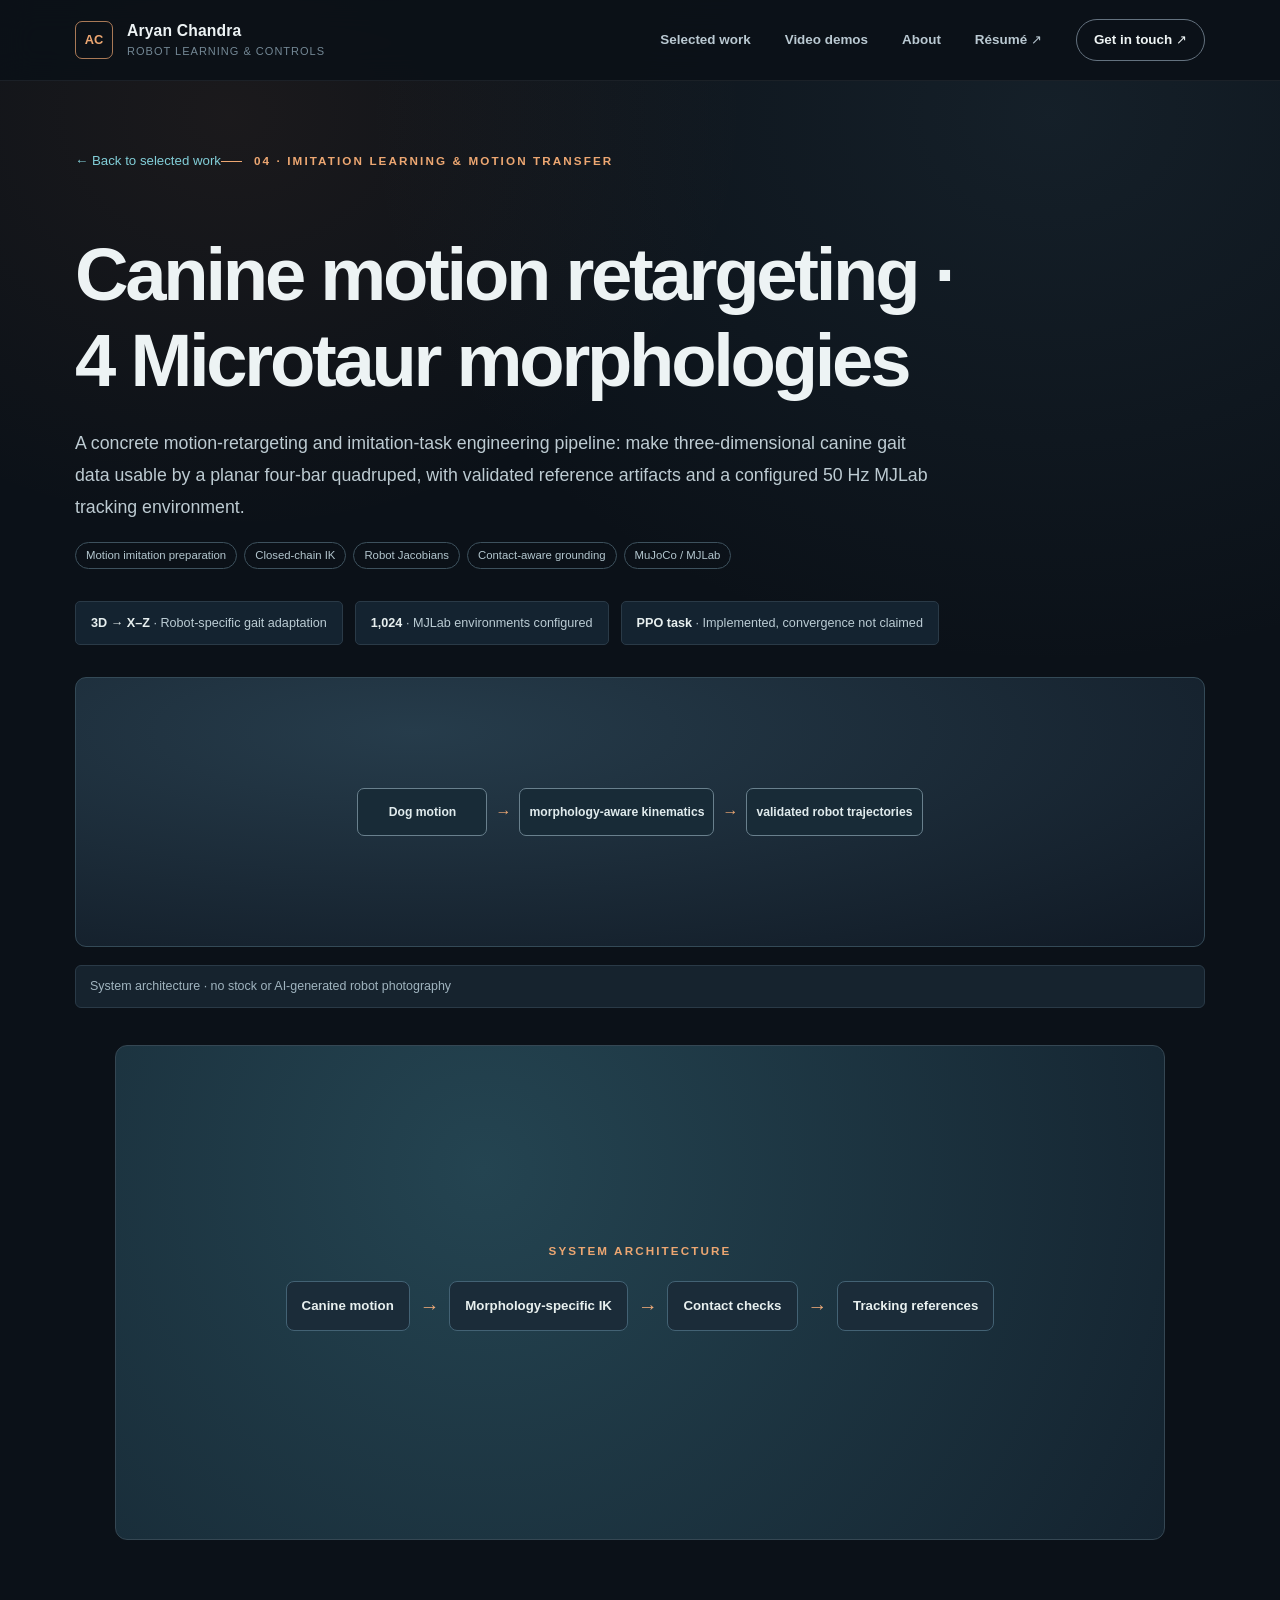
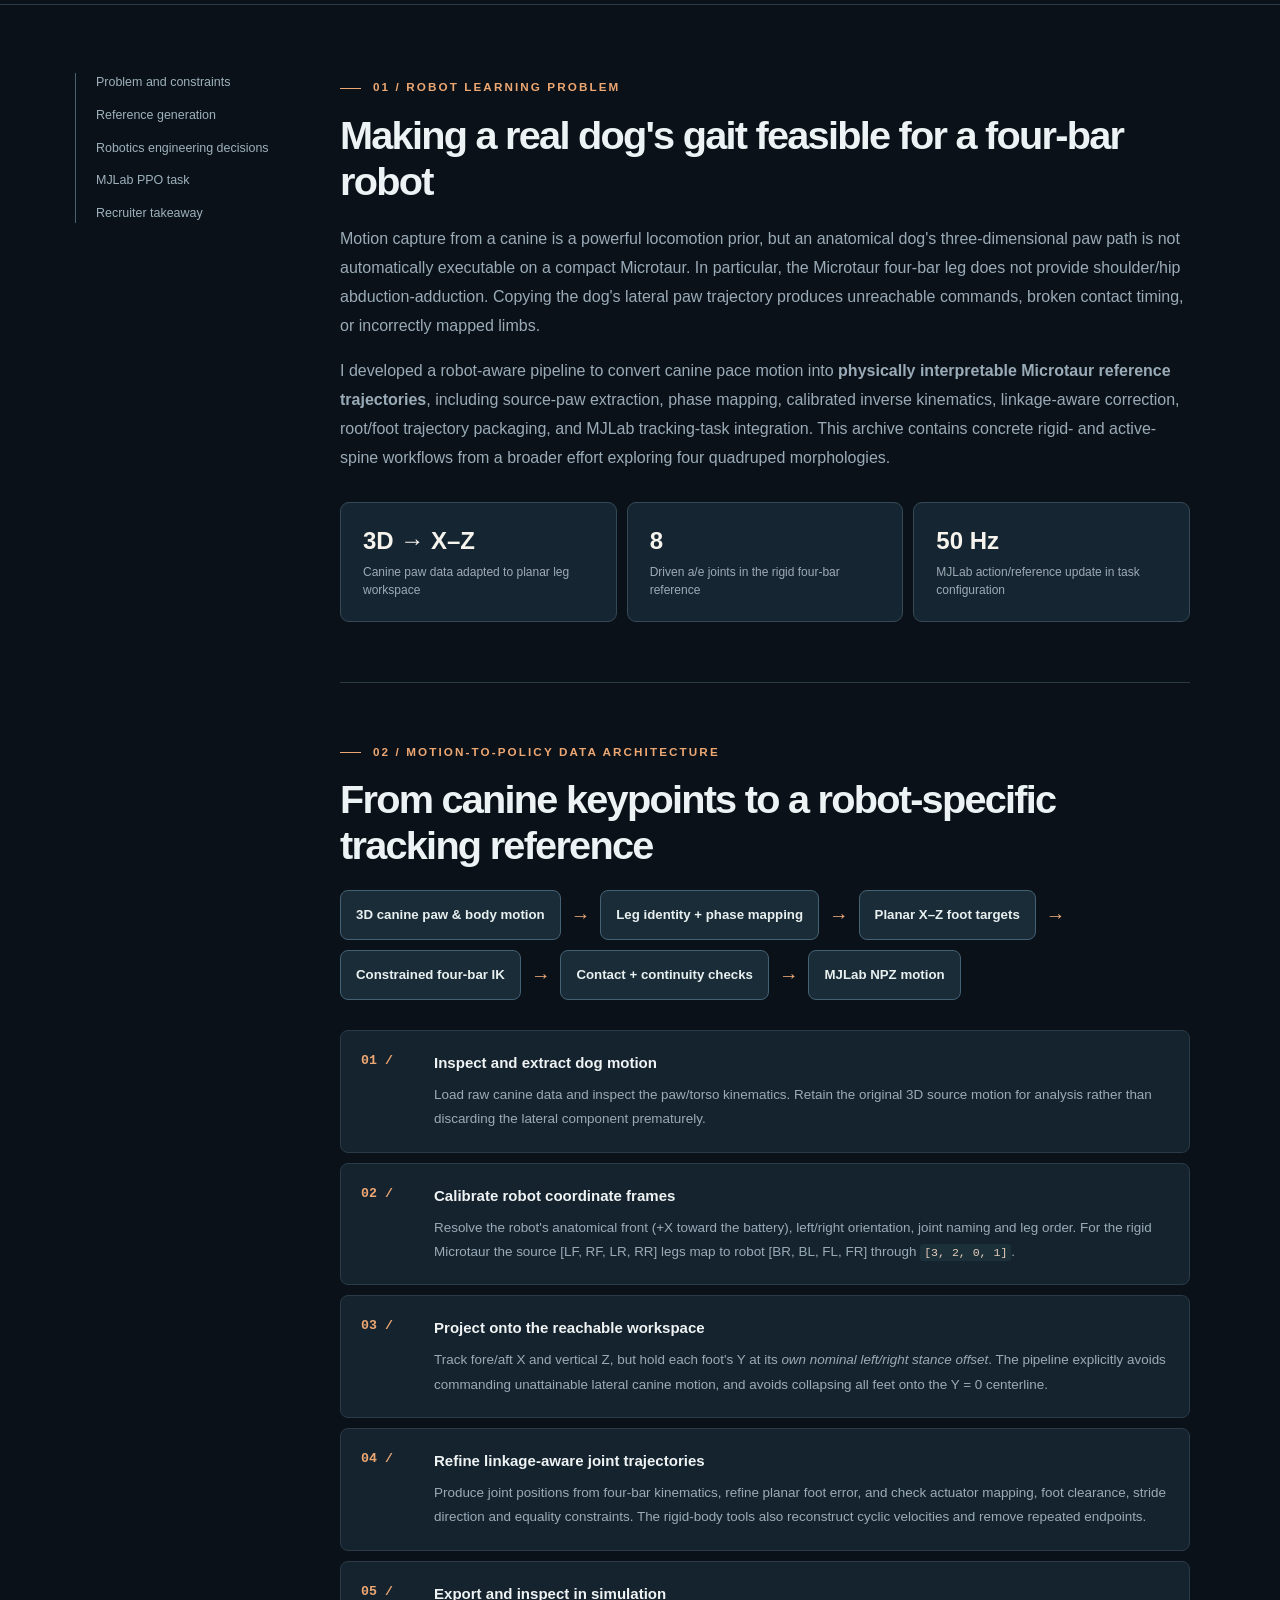
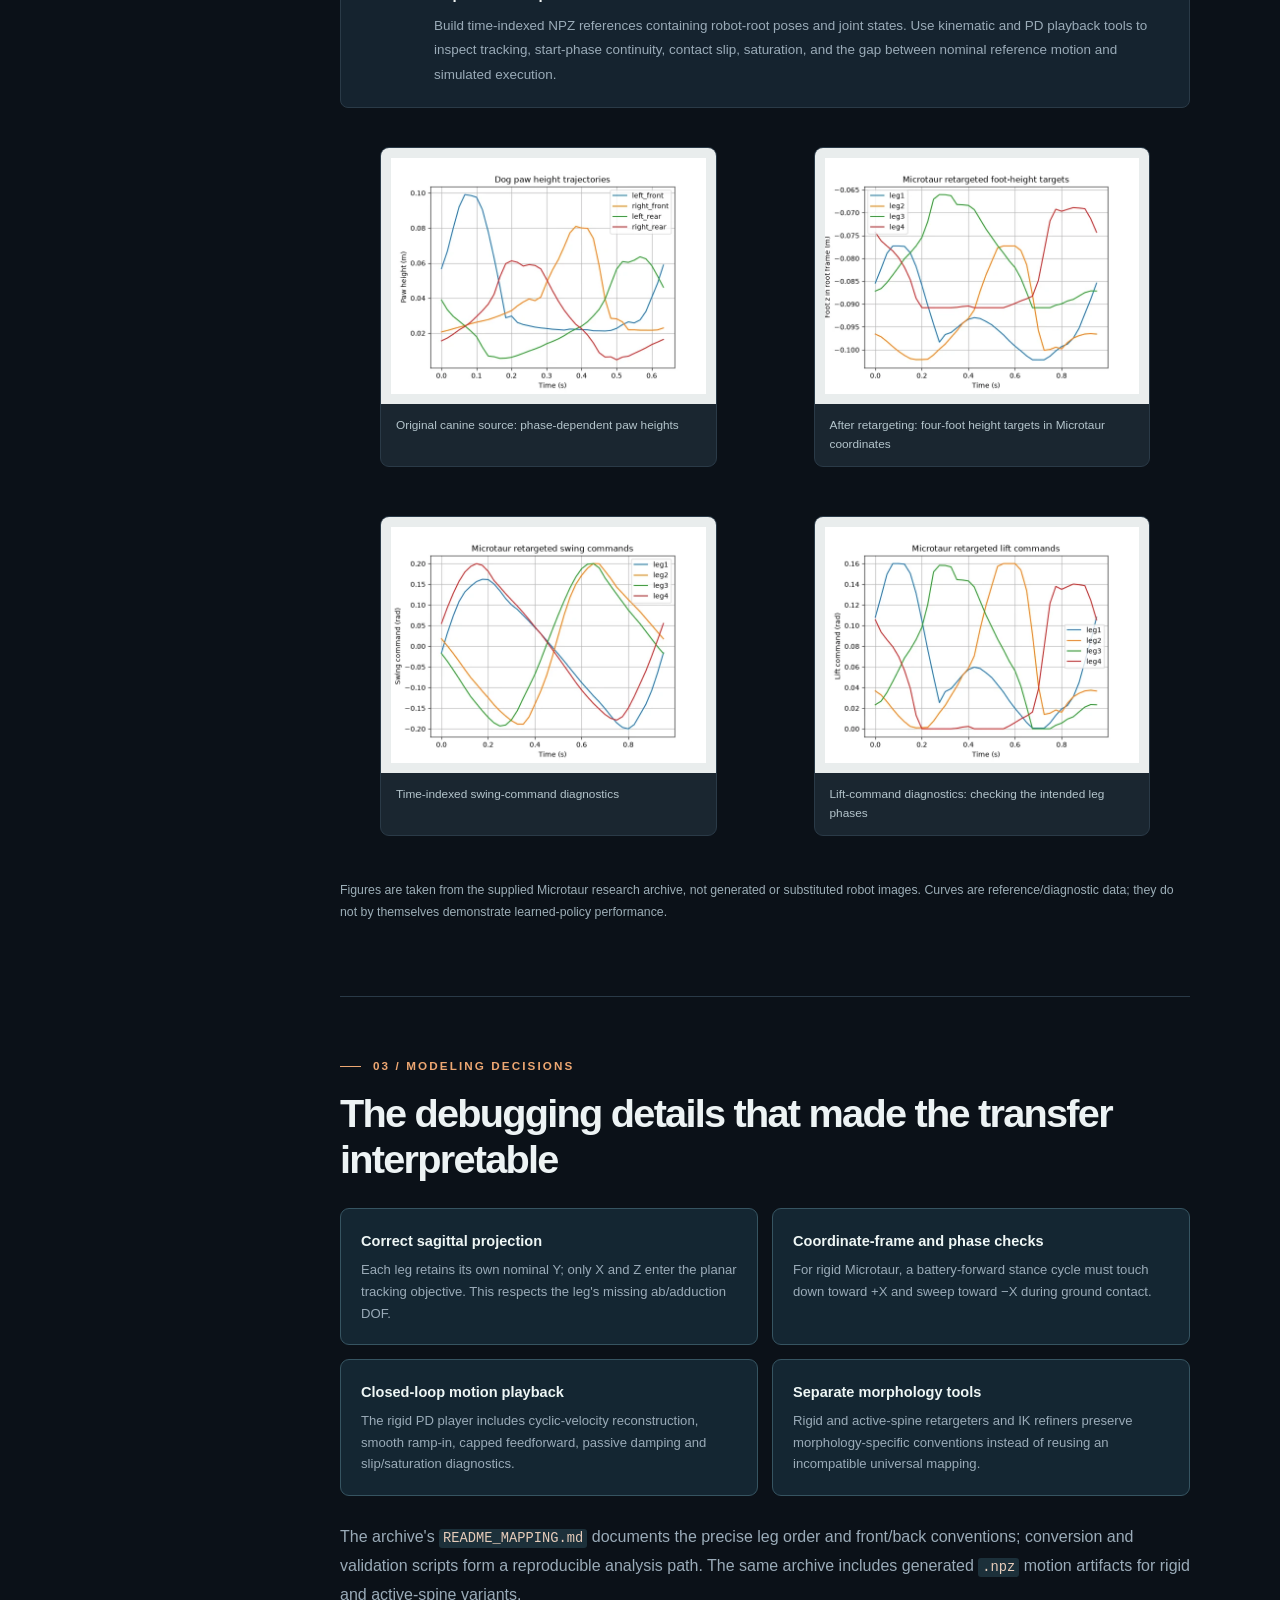
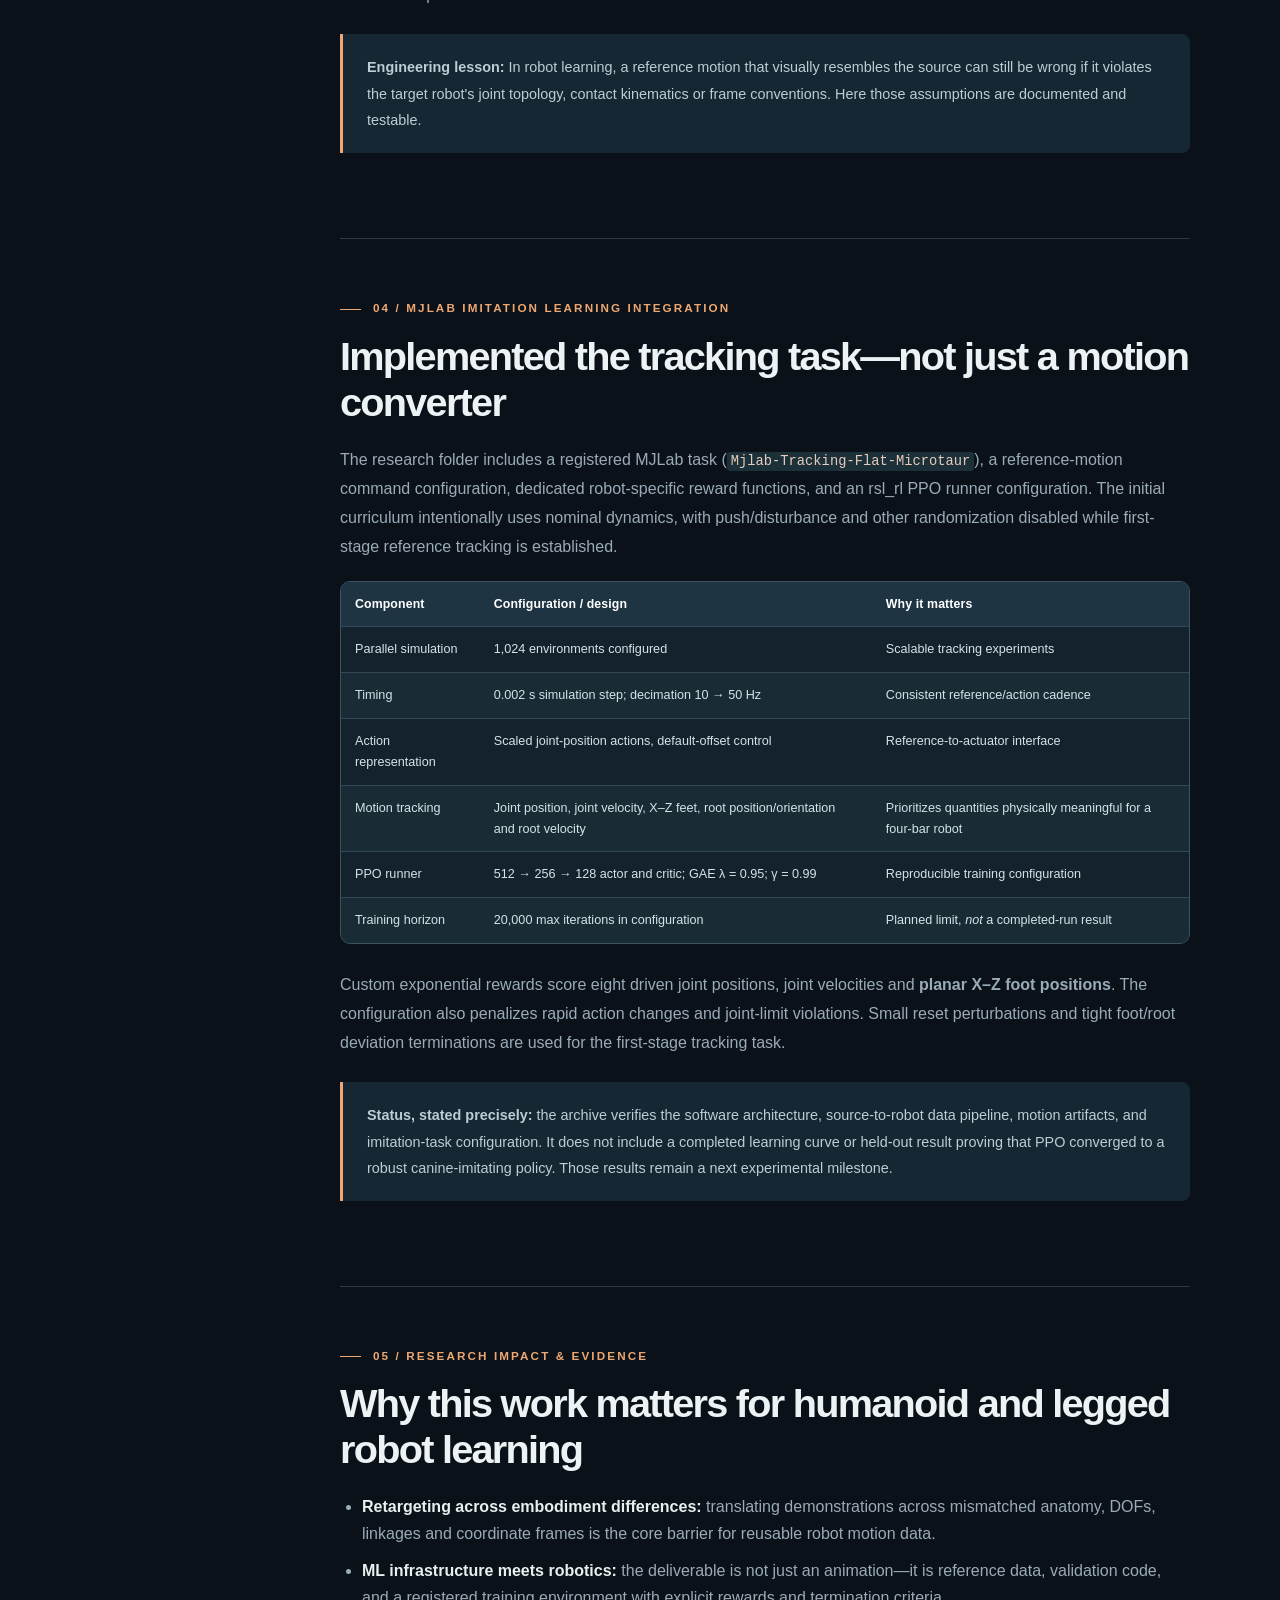
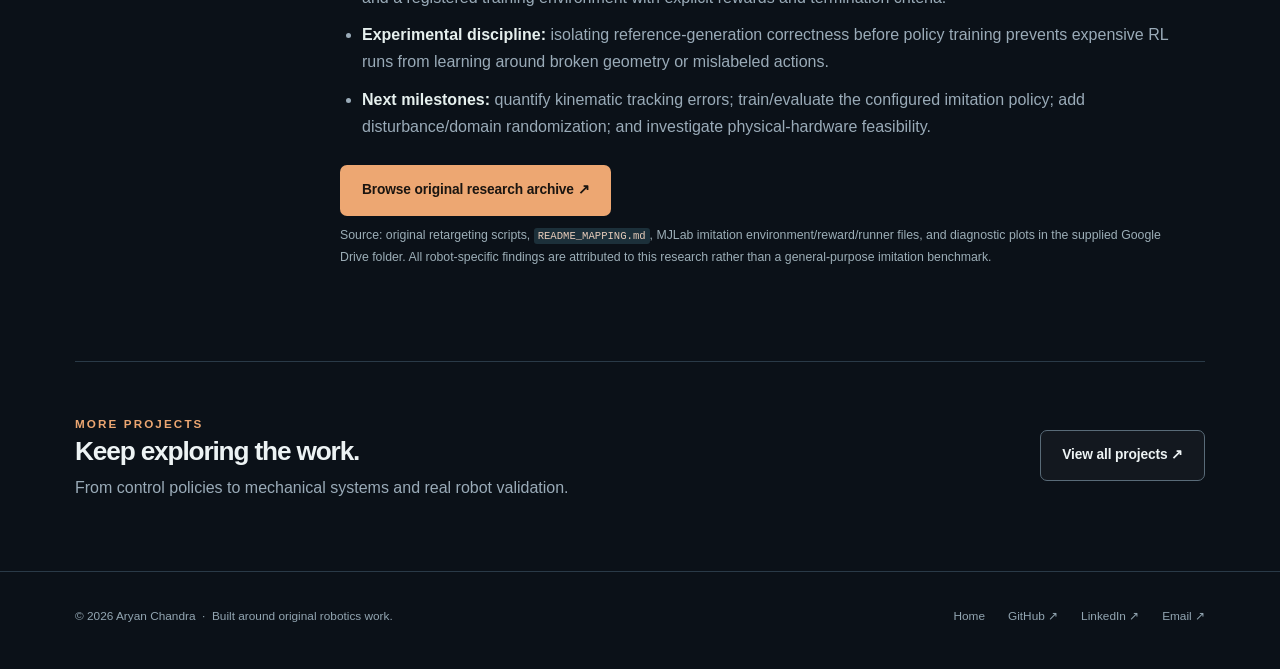
<file: motion-retargeting.html>
<!DOCTYPE html>

<html lang="en"><head><meta charset="utf-8"/><meta content="width=device-width,initial-scale=1" name="viewport"/><meta content="#0b1118" name="theme-color"/><meta content="Engineering case study of canine motion extraction, planar four-bar retargeting, inverse kinematics, 50 Hz MJLab reference conversion and PPO tracking-task configuration." name="description"/><meta content="website" property="og:type"/><meta content="Canine gait retargeting &amp; MJLab imitation task · Aryan Chandra" property="og:title"/><meta content="Engineering case study of canine motion extraction, planar four-bar retargeting, inverse kinematics, 50 Hz MJLab reference conversion and PPO tracking-task configuration." property="og:description"/><meta content="../assets/images/microtaur-hardware.webp" property="og:image"/><meta content="dark" name="color-scheme"/><link href="../assets/favicon.svg" rel="icon" type="image/svg+xml"/><link href="../assets/site.css" rel="stylesheet"/><title>Canine gait retargeting &amp; MJLab imitation task · Aryan Chandra</title></head><body><header class="site-header"><div class="container nav-wrap"><a aria-label="Aryan Chandra home" class="brand" href="../index.html"><span class="monogram">AC</span><span>Aryan Chandra<small>Robot learning &amp; controls</small></span></a><button aria-controls="nav-menu" aria-expanded="false" class="mobile-toggle" id="mobile-toggle">Menu</button><nav aria-label="Primary navigation" class="nav-links" id="nav-menu"><a href="../index.html#projects">Selected work</a><a href="../index.html#demos">Video demos</a><a href="../index.html#background">About</a><a href="../assets/Aryan_Chandra_Resume.pdf" rel="noopener" target="_blank">Résumé ↗</a><a class="contact-pill" href="mailto:aryanc2@andrew.cmu.edu">Get in touch ↗</a></nav></div></header><main><section class="page-top"><div class="container"><a class="back-link" href="../index.html#projects">← Back to selected work</a><span class="eyebrow">04 · Imitation learning &amp; motion transfer</span><h1 class="page-title">Canine motion retargeting · 4 Microtaur morphologies</h1><p class="page-lede">A concrete motion-retargeting and imitation-task engineering pipeline: make three-dimensional canine gait data usable by a planar four-bar quadruped, with validated reference artifacts and a configured 50 Hz MJLab tracking environment.</p><div class="tags"><span class="tag">Motion imitation preparation</span><span class="tag">Closed-chain IK</span><span class="tag">Robot Jacobians</span><span class="tag">Contact-aware grounding</span><span class="tag">MuJoCo / MJLab</span></div><div class="page-quick"><span><strong>3D → X–Z</strong> · Robot-specific gait adaptation</span><span><strong>1,024</strong> · MJLab environments configured</span><span><strong>PPO task</strong> · Implemented, convergence not claimed</span></div><div class="diagram-thumb" style="margin-top:32px;min-height:270px;border:1px solid #344a57;border-radius:11px"><span style="max-width:260px;min-width:130px">Dog motion</span><b>→</b><span style="max-width:260px;min-width:130px">morphology-aware kinematics</span><b>→</b><span style="max-width:260px;min-width:130px">validated robot trajectories</span></div><div class="notice">System architecture · no stock or AI-generated robot photography</div><figure class="project-hero-image diagram-hero"><div class="hero-flow-shell"><span class="mini-label">SYSTEM ARCHITECTURE</span><div class="research-flow"><span>Canine motion</span><b>→</b><span>Morphology-specific IK</span><b>→</b><span>Contact checks</span><b>→</b><span>Tracking references</span></div></div></figure></div></section><section class="section-border" style="padding:68px 0 10px"><div class="container article-wrap"><aside aria-label="On this page" class="sticky-index"><a href="#problem">Problem and constraints</a><a href="#pipeline">Reference generation</a><a href="#engineering">Robotics engineering decisions</a><a href="#tracking">MJLab PPO task</a><a href="#impact">Recruiter takeaway</a></aside><article class="article-body">
<section id="problem"><span class="eyebrow">01 / Robot learning problem</span><h2>Making a real dog's gait feasible for a four-bar robot</h2><p>Motion capture from a canine is a powerful locomotion prior, but an anatomical dog's three-dimensional paw path is not automatically executable on a compact Microtaur. In particular, the Microtaur four-bar leg does not provide shoulder/hip abduction-adduction. Copying the dog's lateral paw trajectory produces unreachable commands, broken contact timing, or incorrectly mapped limbs.</p><p>I developed a robot-aware pipeline to convert canine pace motion into <strong>physically interpretable Microtaur reference trajectories</strong>, including source-paw extraction, phase mapping, calibrated inverse kinematics, linkage-aware correction, root/foot trajectory packaging, and MJLab tracking-task integration. This archive contains concrete rigid- and active-spine workflows from a broader effort exploring four quadruped morphologies.</p><div class="fact-bar"><div class="fact"><strong>3D → X–Z</strong><span>Canine paw data adapted to planar leg workspace</span></div><div class="fact"><strong>8</strong><span>Driven a/e joints in the rigid four-bar reference</span></div><div class="fact"><strong>50 Hz</strong><span>MJLab action/reference update in task configuration</span></div></div></section>
<section id="pipeline"><span class="eyebrow">02 / Motion-to-policy data architecture</span><h2>From canine keypoints to a robot-specific tracking reference</h2><div class="research-flow"><span>3D canine paw &amp; body motion</span><b>→</b><span>Leg identity + phase mapping</span><b>→</b><span>Planar X–Z foot targets</span><b>→</b><span>Constrained four-bar IK</span><b>→</b><span>Contact + continuity checks</span><b>→</b><span>MJLab NPZ motion</span></div><div class="steps"><div class="step"><span class="step-num">01 /</span><div><strong>Inspect and extract dog motion</strong><p>Load raw canine data and inspect the paw/torso kinematics. Retain the original 3D source motion for analysis rather than discarding the lateral component prematurely.</p></div></div><div class="step"><span class="step-num">02 /</span><div><strong>Calibrate robot coordinate frames</strong><p>Resolve the robot's anatomical front (+X toward the battery), left/right orientation, joint naming and leg order. For the rigid Microtaur the source [LF, RF, LR, RR] legs map to robot [BR, BL, FL, FR] through <code>[3, 2, 0, 1]</code>.</p></div></div><div class="step"><span class="step-num">03 /</span><div><strong>Project onto the reachable workspace</strong><p>Track fore/aft X and vertical Z, but hold each foot's Y at its <em>own nominal left/right stance offset</em>. The pipeline explicitly avoids commanding unattainable lateral canine motion, and avoids collapsing all feet onto the Y = 0 centerline.</p></div></div><div class="step"><span class="step-num">04 /</span><div><strong>Refine linkage-aware joint trajectories</strong><p>Produce joint positions from four-bar kinematics, refine planar foot error, and check actuator mapping, foot clearance, stride direction and equality constraints. The rigid-body tools also reconstruct cyclic velocities and remove repeated endpoints.</p></div></div><div class="step"><span class="step-num">05 /</span><div><strong>Export and inspect in simulation</strong><p>Build time-indexed NPZ references containing robot-root poses and joint states. Use kinematic and PD playback tools to inspect tracking, start-phase continuity, contact slip, saturation, and the gap between nominal reference motion and simulated execution.</p></div></div></div><div class="media-grid"><figure class="media-item"><a href="../assets/images/retarget-dog-paws.webp" rel="noopener" target="_blank"><img alt="Actual source dog paw height trajectories from the research archive" loading="lazy" src="../assets/images/retarget-dog-paws.webp"/></a><figcaption>Original canine source: phase-dependent paw heights</figcaption></figure><figure class="media-item"><a href="../assets/images/retarget-foot-heights.webp" rel="noopener" target="_blank"><img alt="Actual retargeted Microtaur foot height trajectories" loading="lazy" src="../assets/images/retarget-foot-heights.webp"/></a><figcaption>After retargeting: four-foot height targets in Microtaur coordinates</figcaption></figure><figure class="media-item"><a href="../assets/images/retarget-swing.webp" rel="noopener" target="_blank"><img alt="Retargeted swing command traces for Microtaur" loading="lazy" src="../assets/images/retarget-swing.webp"/></a><figcaption>Time-indexed swing-command diagnostics</figcaption></figure><figure class="media-item"><a href="../assets/images/retarget-lift.webp" rel="noopener" target="_blank"><img alt="Retargeted lift command traces for Microtaur" loading="lazy" src="../assets/images/retarget-lift.webp"/></a><figcaption>Lift-command diagnostics: checking the intended leg phases</figcaption></figure></div><p class="source-note">Figures are taken from the supplied Microtaur research archive, not generated or substituted robot images. Curves are reference/diagnostic data; they do not by themselves demonstrate learned-policy performance.</p></section>
<section id="engineering"><span class="eyebrow">03 / Modeling decisions</span><h2>The debugging details that made the transfer interpretable</h2><div class="evidence-stack"><div class="evidence-card"><strong>Correct sagittal projection</strong><p>Each leg retains its own nominal Y; only X and Z enter the planar tracking objective. This respects the leg's missing ab/adduction DOF.</p></div><div class="evidence-card"><strong>Coordinate-frame and phase checks</strong><p>For rigid Microtaur, a battery-forward stance cycle must touch down toward +X and sweep toward −X during ground contact.</p></div><div class="evidence-card"><strong>Closed-loop motion playback</strong><p>The rigid PD player includes cyclic-velocity reconstruction, smooth ramp-in, capped feedforward, passive damping and slip/saturation diagnostics.</p></div><div class="evidence-card"><strong>Separate morphology tools</strong><p>Rigid and active-spine retargeters and IK refiners preserve morphology-specific conventions instead of reusing an incompatible universal mapping.</p></div></div><p>The archive's <code>README_MAPPING.md</code> documents the precise leg order and front/back conventions; conversion and validation scripts form a reproducible analysis path. The same archive includes generated <code>.npz</code> motion artifacts for rigid and active-spine variants.</p><div class="callout"><p><strong>Engineering lesson:</strong> In robot learning, a reference motion that visually resembles the source can still be wrong if it violates the target robot's joint topology, contact kinematics or frame conventions. Here those assumptions are documented and testable.</p></div></section>
<section id="tracking"><span class="eyebrow">04 / MJLab imitation learning integration</span><h2>Implemented the tracking task—not just a motion converter</h2><p>The research folder includes a registered MJLab task (<code>Mjlab-Tracking-Flat-Microtaur</code>), a reference-motion command configuration, dedicated robot-specific reward functions, and an rsl_rl PPO runner configuration. The initial curriculum intentionally uses nominal dynamics, with push/disturbance and other randomization disabled while first-stage reference tracking is established.</p><div class="research-table-wrap"><table class="research-table"><thead><tr><th>Component</th><th>Configuration / design</th><th>Why it matters</th></tr></thead><tbody><tr><td>Parallel simulation</td><td>1,024 environments configured</td><td>Scalable tracking experiments</td></tr><tr><td>Timing</td><td>0.002 s simulation step; decimation 10 → 50 Hz</td><td>Consistent reference/action cadence</td></tr><tr><td>Action representation</td><td>Scaled joint-position actions, default-offset control</td><td>Reference-to-actuator interface</td></tr><tr><td>Motion tracking</td><td>Joint position, joint velocity, X–Z feet, root position/orientation and root velocity</td><td>Prioritizes quantities physically meaningful for a four-bar robot</td></tr><tr><td>PPO runner</td><td>512 → 256 → 128 actor and critic; GAE λ = 0.95; γ = 0.99</td><td>Reproducible training configuration</td></tr><tr><td>Training horizon</td><td>20,000 max iterations in configuration</td><td>Planned limit, <em>not</em> a completed-run result</td></tr></tbody></table></div><p>Custom exponential rewards score eight driven joint positions, joint velocities and <strong>planar X–Z foot positions</strong>. The configuration also penalizes rapid action changes and joint-limit violations. Small reset perturbations and tight foot/root deviation terminations are used for the first-stage tracking task.</p><div class="callout"><p><strong>Status, stated precisely:</strong> the archive verifies the software architecture, source-to-robot data pipeline, motion artifacts, and imitation-task configuration. It does not include a completed learning curve or held-out result proving that PPO converged to a robust canine-imitating policy. Those results remain a next experimental milestone.</p></div></section>
<section id="impact"><span class="eyebrow">05 / Research impact &amp; evidence</span><h2>Why this work matters for humanoid and legged robot learning</h2><ul><li><strong>Retargeting across embodiment differences:</strong> translating demonstrations across mismatched anatomy, DOFs, linkages and coordinate frames is the core barrier for reusable robot motion data.</li><li><strong>ML infrastructure meets robotics:</strong> the deliverable is not just an animation—it is reference data, validation code, and a registered training environment with explicit rewards and termination criteria.</li><li><strong>Experimental discipline:</strong> isolating reference-generation correctness before policy training prevents expensive RL runs from learning around broken geometry or mislabeled actions.</li><li><strong>Next milestones:</strong> quantify kinematic tracking errors; train/evaluate the configured imitation policy; add disturbance/domain randomization; and investigate physical-hardware feasibility.</li></ul><div class="btn-row case-links"><a class="btn btn-primary" href="https://drive.google.com/drive/folders/1Aeq1kBSwQb9g3LBKjPWm4W8BByMyl0O_?usp=drive_link" rel="noopener noreferrer" target="_blank">Browse original research archive ↗</a></div><p class="source-note">Source: original retargeting scripts, <code>README_MAPPING.md</code>, MJLab imitation environment/reward/runner files, and diagnostic plots in the supplied Google Drive folder. All robot-specific findings are attributed to this research rather than a general-purpose imitation benchmark.</p></section>
</article></div></section><div class="container"><div class="related"><div><span class="mini-label">More projects</span><h3>Keep exploring the work.</h3><p>From control policies to mechanical systems and real robot validation.</p></div><a class="btn btn-outline" href="../index.html#projects">View all projects ↗</a></div></div></main><footer class="site-footer"><div class="container footer-layout"><div>© <span id="year">2026</span> Aryan Chandra  ·  Built around original robotics work.</div><div class="footer-links"><a href="../index.html">Home</a><a href="https://github.com/aryan-chandra-cmu" rel="noopener" target="_blank">GitHub ↗</a><a href="https://www.linkedin.com/in/aryan-chandra-aa24411ba/" rel="noopener" target="_blank">LinkedIn ↗</a><a href="mailto:aryanc2@andrew.cmu.edu">Email ↗</a></div></div></footer><script defer="" src="../assets/site.js"></script></body></html>
</file>
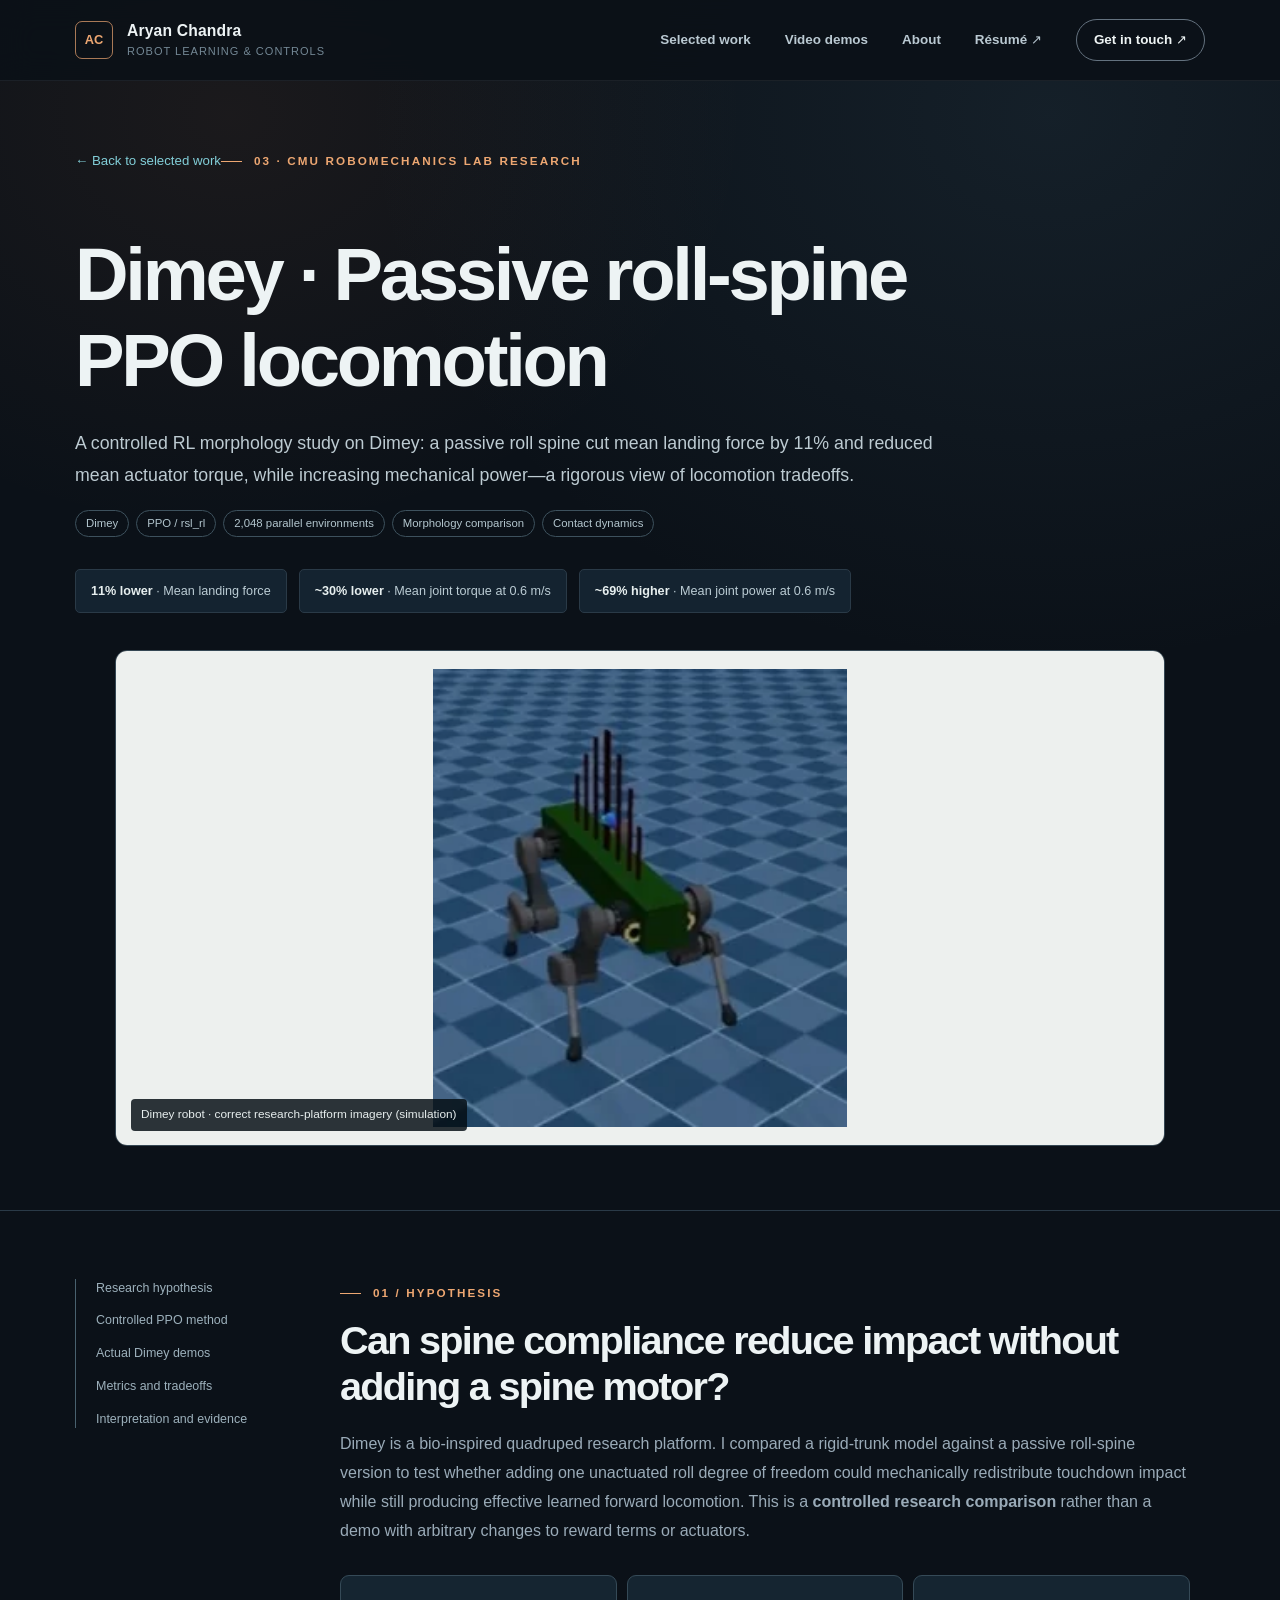
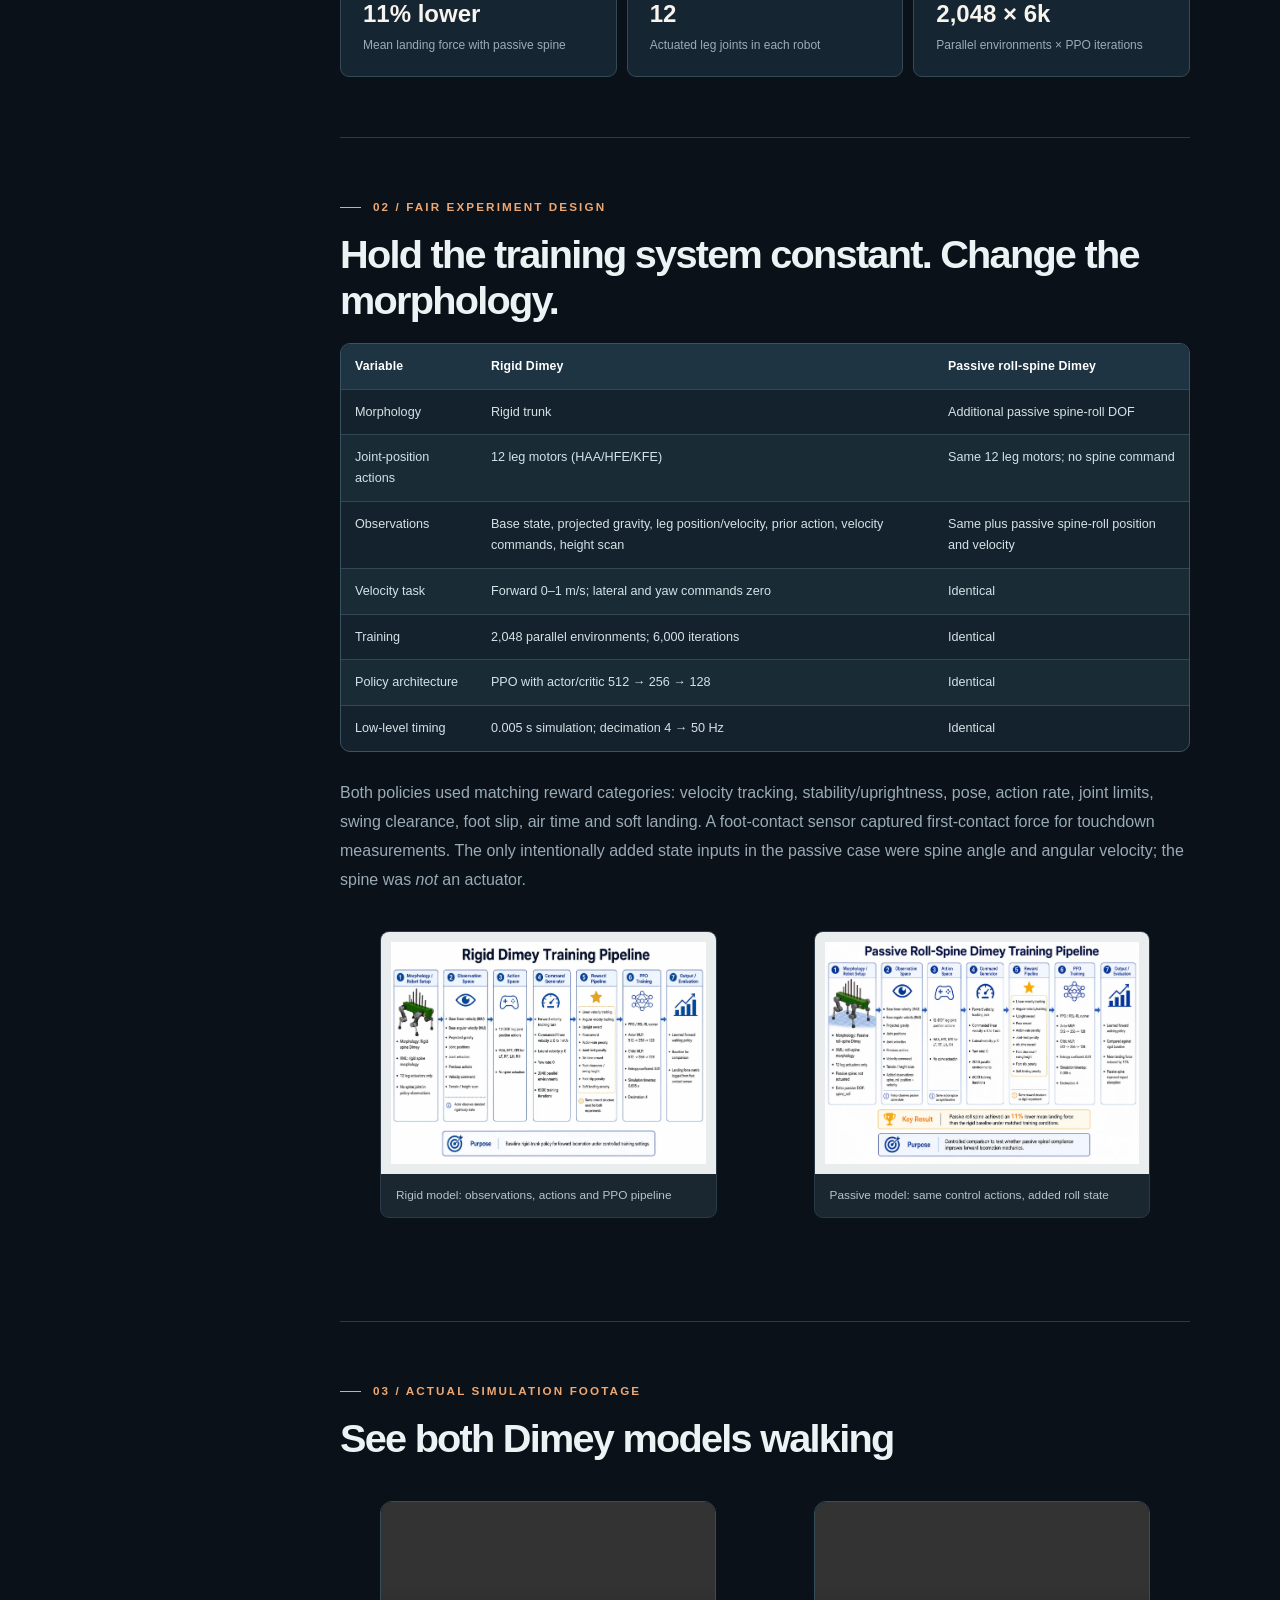
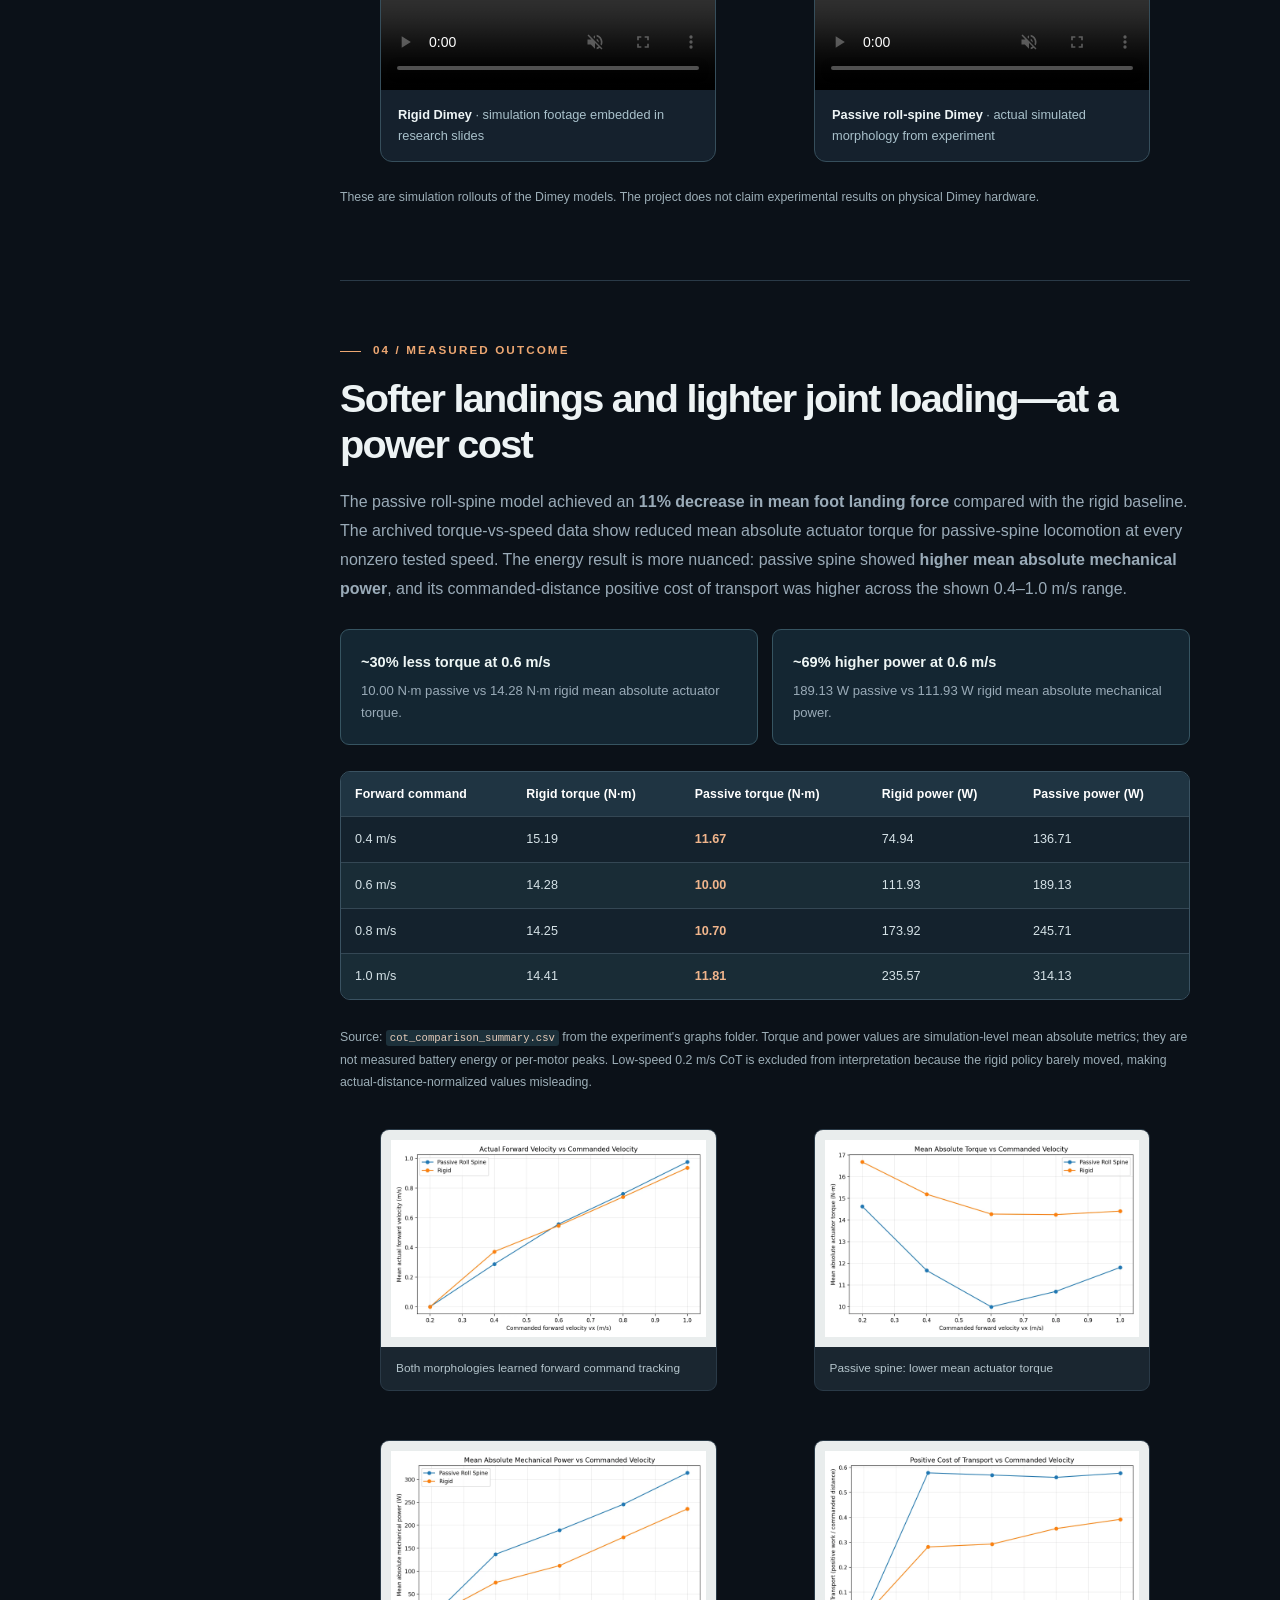
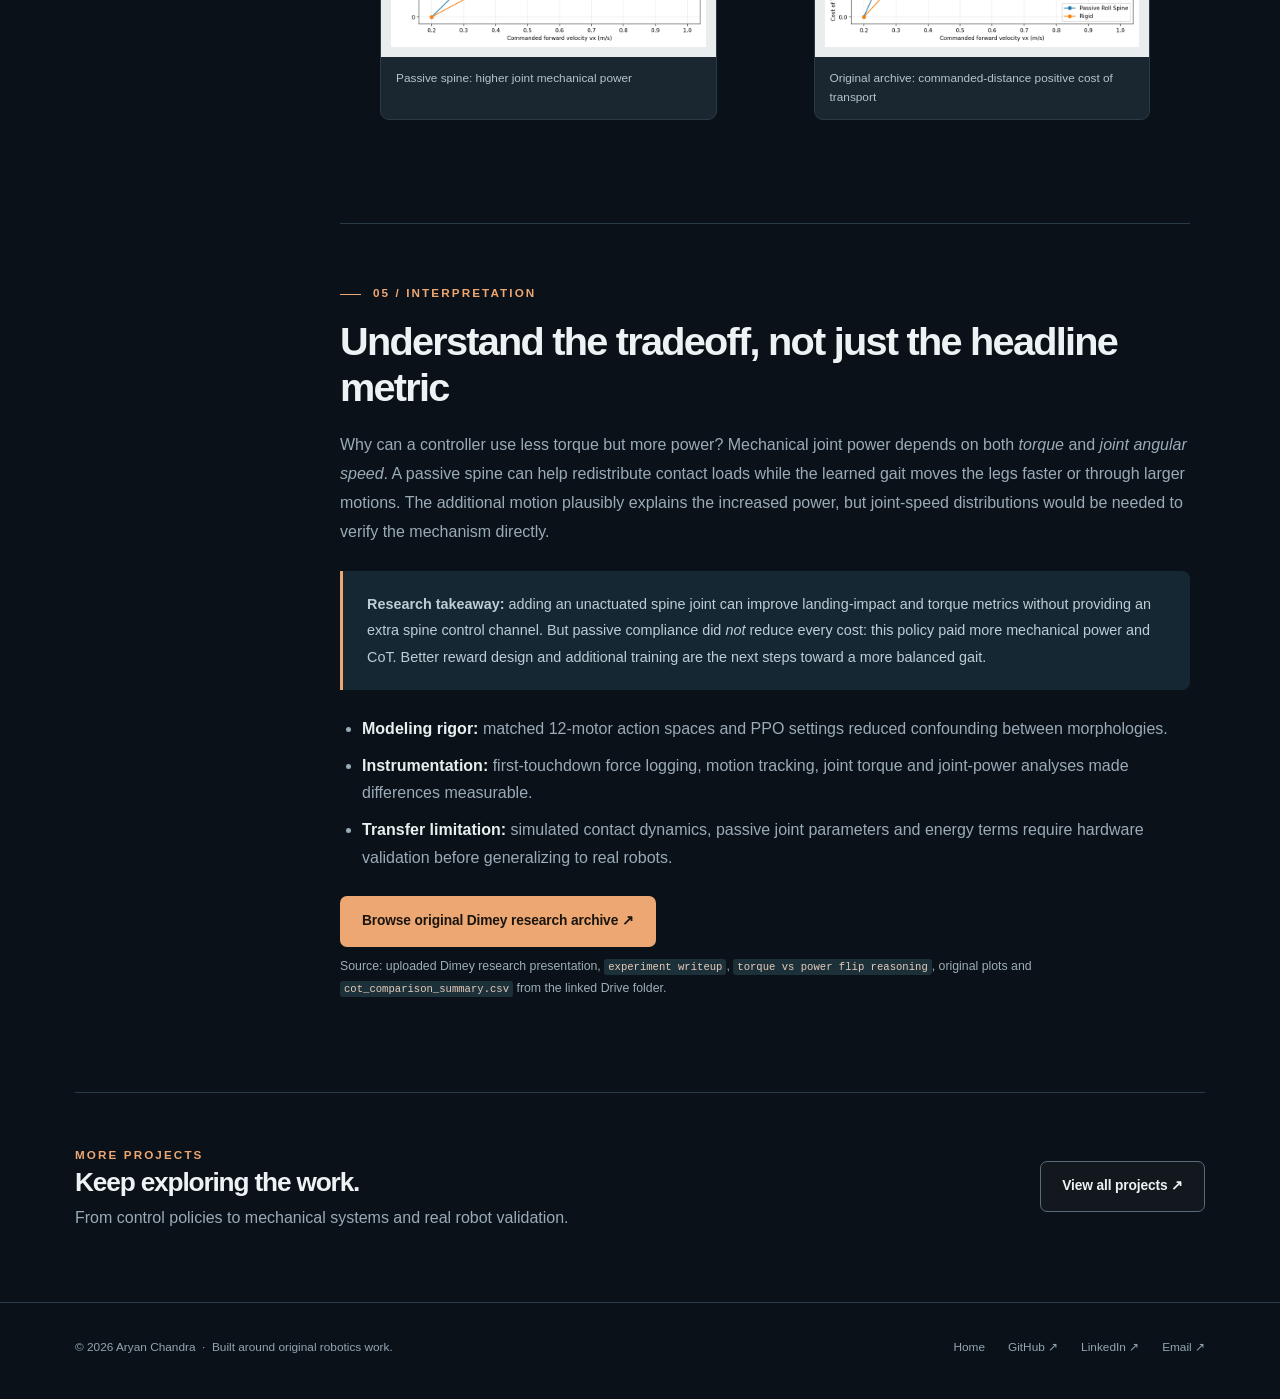
<file: spine-locomotion.html>
<!DOCTYPE html>

<html lang="en"><head><meta charset="utf-8"/><meta content="width=device-width,initial-scale=1" name="viewport"/><meta content="#0b1118" name="theme-color"/><meta content="Controlled PPO research: Dimey passive roll spine reduced landing force 11% and average torque while increasing mechanical power and cost of transport." name="description"/><meta content="website" property="og:type"/><meta content="Dimey rigid vs passive roll-spine research · Aryan Chandra" property="og:title"/><meta content="Controlled PPO research: Dimey passive roll spine reduced landing force 11% and average torque while increasing mechanical power and cost of transport." property="og:description"/><meta content="../assets/images/dimey-actual-robot.webp" property="og:image"/><meta content="dark" name="color-scheme"/><link href="../assets/favicon.svg" rel="icon" type="image/svg+xml"/><link href="../assets/site.css" rel="stylesheet"/><title>Dimey rigid vs passive roll-spine research · Aryan Chandra</title></head><body><header class="site-header"><div class="container nav-wrap"><a aria-label="Aryan Chandra home" class="brand" href="../index.html"><span class="monogram">AC</span><span>Aryan Chandra<small>Robot learning &amp; controls</small></span></a><button aria-controls="nav-menu" aria-expanded="false" class="mobile-toggle" id="mobile-toggle">Menu</button><nav aria-label="Primary navigation" class="nav-links" id="nav-menu"><a href="../index.html#projects">Selected work</a><a href="../index.html#demos">Video demos</a><a href="../index.html#background">About</a><a href="../assets/Aryan_Chandra_Resume.pdf" rel="noopener" target="_blank">Résumé ↗</a><a class="contact-pill" href="mailto:aryanc2@andrew.cmu.edu">Get in touch ↗</a></nav></div></header><main><section class="page-top"><div class="container"><a class="back-link" href="../index.html#projects">← Back to selected work</a><span class="eyebrow">03 · CMU Robomechanics Lab research</span><h1 class="page-title">Dimey · Passive roll-spine PPO locomotion</h1><p class="page-lede">A controlled RL morphology study on Dimey: a passive roll spine cut mean landing force by 11% and reduced mean actuator torque, while increasing mechanical power—a rigorous view of locomotion tradeoffs.</p><div class="tags"><span class="tag">Dimey</span><span class="tag">PPO / rsl_rl</span><span class="tag">2,048 parallel environments</span><span class="tag">Morphology comparison</span><span class="tag">Contact dynamics</span></div><div class="page-quick"><span><strong>11% lower</strong> · Mean landing force</span><span><strong>~30% lower</strong> · Mean joint torque at 0.6 m/s</span><span><strong>~69% higher</strong> · Mean joint power at 0.6 m/s</span></div><figure class="project-hero-image contain"><img alt="Actual green-bodied Dimey quadruped simulation from Aryan research presentation" fetchpriority="high" src="../assets/images/dimey-actual-robot.webp"/><figcaption>Dimey robot · correct research-platform imagery (simulation)</figcaption></figure></div></section><section class="section-border" style="padding:68px 0 10px"><div class="container article-wrap"><aside aria-label="On this page" class="sticky-index"><a href="#question">Research hypothesis</a><a href="#controls">Controlled PPO method</a><a href="#demos">Actual Dimey demos</a><a href="#results">Metrics and tradeoffs</a><a href="#analysis">Interpretation and evidence</a></aside><article class="article-body">
<section id="question"><span class="eyebrow">01 / Hypothesis</span><h2>Can spine compliance reduce impact without adding a spine motor?</h2><p>Dimey is a bio-inspired quadruped research platform. I compared a rigid-trunk model against a passive roll-spine version to test whether adding one unactuated roll degree of freedom could mechanically redistribute touchdown impact while still producing effective learned forward locomotion. This is a <strong>controlled research comparison</strong> rather than a demo with arbitrary changes to reward terms or actuators.</p><div class="fact-bar"><div class="fact"><strong>11% lower</strong><span>Mean landing force with passive spine</span></div><div class="fact"><strong>12</strong><span>Actuated leg joints in each robot</span></div><div class="fact"><strong>2,048 × 6k</strong><span>Parallel environments × PPO iterations</span></div></div></section>
<section id="controls"><span class="eyebrow">02 / Fair experiment design</span><h2>Hold the training system constant. Change the morphology.</h2><div class="research-table-wrap"><table class="research-table"><thead><tr><th>Variable</th><th>Rigid Dimey</th><th>Passive roll-spine Dimey</th></tr></thead><tbody><tr><td>Morphology</td><td>Rigid trunk</td><td>Additional passive spine-roll DOF</td></tr><tr><td>Joint-position actions</td><td>12 leg motors (HAA/HFE/KFE)</td><td>Same 12 leg motors; no spine command</td></tr><tr><td>Observations</td><td>Base state, projected gravity, leg position/velocity, prior action, velocity commands, height scan</td><td>Same plus passive spine-roll position and velocity</td></tr><tr><td>Velocity task</td><td>Forward 0–1 m/s; lateral and yaw commands zero</td><td>Identical</td></tr><tr><td>Training</td><td>2,048 parallel environments; 6,000 iterations</td><td>Identical</td></tr><tr><td>Policy architecture</td><td>PPO with actor/critic 512 → 256 → 128</td><td>Identical</td></tr><tr><td>Low-level timing</td><td>0.005 s simulation; decimation 4 → 50 Hz</td><td>Identical</td></tr></tbody></table></div><p>Both policies used matching reward categories: velocity tracking, stability/uprightness, pose, action rate, joint limits, swing clearance, foot slip, air time and soft landing. A foot-contact sensor captured first-contact force for touchdown measurements. The only intentionally added state inputs in the passive case were spine angle and angular velocity; the spine was <em>not</em> an actuator.</p><div class="media-grid"><figure class="media-item"><a href="../assets/images/dimey-rigid-pipeline.webp" rel="noopener" target="_blank"><img alt="Rigid Dimey training and reward pipeline from research slides" loading="lazy" src="../assets/images/dimey-rigid-pipeline.webp"/></a><figcaption>Rigid model: observations, actions and PPO pipeline</figcaption></figure><figure class="media-item"><a href="../assets/images/dimey-passive-pipeline.webp" rel="noopener" target="_blank"><img alt="Passive Dimey training and reward pipeline from research slides" loading="lazy" src="../assets/images/dimey-passive-pipeline.webp"/></a><figcaption>Passive model: same control actions, added roll state</figcaption></figure></div></section>
<section id="demos"><span class="eyebrow">03 / Actual simulation footage</span><h2>See both Dimey models walking</h2><div class="video-grid"><figure class="case-video"><video aria-label="Rigid Dimey simulated forward locomotion" controls="" loop="" muted="" playsinline="" preload="metadata"><source src="../assets/video/dimey-rigid.mp4" type="video/mp4"/></video><figcaption><strong>Rigid Dimey</strong> · simulation footage embedded in research slides</figcaption></figure><figure class="case-video"><video aria-label="Passive spine Dimey simulated forward locomotion" controls="" loop="" muted="" playsinline="" preload="metadata"><source src="../assets/video/dimey-passive.mp4" type="video/mp4"/></video><figcaption><strong>Passive roll-spine Dimey</strong> · actual simulated morphology from experiment</figcaption></figure></div><p class="source-note">These are simulation rollouts of the Dimey models. The project does not claim experimental results on physical Dimey hardware.</p></section>
<section id="results"><span class="eyebrow">04 / Measured outcome</span><h2>Softer landings and lighter joint loading—at a power cost</h2><p>The passive roll-spine model achieved an <strong>11% decrease in mean foot landing force</strong> compared with the rigid baseline. The archived torque-vs-speed data show reduced mean absolute actuator torque for passive-spine locomotion at every nonzero tested speed. The energy result is more nuanced: passive spine showed <strong>higher mean absolute mechanical power</strong>, and its commanded-distance positive cost of transport was higher across the shown 0.4–1.0 m/s range.</p><div class="evidence-stack"><div class="evidence-card"><strong>~30% less torque at 0.6 m/s</strong><p>10.00 N·m passive vs 14.28 N·m rigid mean absolute actuator torque.</p></div><div class="evidence-card"><strong>~69% higher power at 0.6 m/s</strong><p>189.13 W passive vs 111.93 W rigid mean absolute mechanical power.</p></div></div><div class="research-table-wrap"><table class="research-table"><thead><tr><th>Forward command</th><th>Rigid torque (N·m)</th><th>Passive torque (N·m)</th><th>Rigid power (W)</th><th>Passive power (W)</th></tr></thead><tbody><tr><td>0.4 m/s</td><td>15.19</td><td class="metric-highlight">11.67</td><td>74.94</td><td>136.71</td></tr><tr><td>0.6 m/s</td><td>14.28</td><td class="metric-highlight">10.00</td><td>111.93</td><td>189.13</td></tr><tr><td>0.8 m/s</td><td>14.25</td><td class="metric-highlight">10.70</td><td>173.92</td><td>245.71</td></tr><tr><td>1.0 m/s</td><td>14.41</td><td class="metric-highlight">11.81</td><td>235.57</td><td>314.13</td></tr></tbody></table></div><p class="source-note">Source: <code>cot_comparison_summary.csv</code> from the experiment's graphs folder. Torque and power values are simulation-level mean absolute metrics; they are not measured battery energy or per-motor peaks. Low-speed 0.2 m/s CoT is excluded from interpretation because the rigid policy barely moved, making actual-distance-normalized values misleading.</p><div class="media-grid"><figure class="media-item"><a href="../assets/images/dimey-speed.webp" rel="noopener" target="_blank"><img alt="Dimey forward actual versus commanded speed" loading="lazy" src="../assets/images/dimey-speed.webp"/></a><figcaption>Both morphologies learned forward command tracking</figcaption></figure><figure class="media-item"><a href="../assets/images/dimey-torque.webp" rel="noopener" target="_blank"><img alt="Dimey mean absolute actuator torque" loading="lazy" src="../assets/images/dimey-torque.webp"/></a><figcaption>Passive spine: lower mean actuator torque</figcaption></figure><figure class="media-item"><a href="../assets/images/dimey-power.webp" rel="noopener" target="_blank"><img alt="Dimey mean absolute mechanical power" loading="lazy" src="../assets/images/dimey-power.webp"/></a><figcaption>Passive spine: higher joint mechanical power</figcaption></figure><figure class="media-item"><a href="../assets/images/dimey-cost-of-transport.webp" rel="noopener" target="_blank"><img alt="Original Dimey positive cost of transport relative to commanded velocity" loading="lazy" src="../assets/images/dimey-cost-of-transport.webp"/></a><figcaption>Original archive: commanded-distance positive cost of transport</figcaption></figure></div></section>
<section id="analysis"><span class="eyebrow">05 / Interpretation</span><h2>Understand the tradeoff, not just the headline metric</h2><p>Why can a controller use less torque but more power? Mechanical joint power depends on both <em>torque</em> and <em>joint angular speed</em>. A passive spine can help redistribute contact loads while the learned gait moves the legs faster or through larger motions. The additional motion plausibly explains the increased power, but joint-speed distributions would be needed to verify the mechanism directly.</p><div class="callout"><p><strong>Research takeaway:</strong> adding an unactuated spine joint can improve landing-impact and torque metrics without providing an extra spine control channel. But passive compliance did <em>not</em> reduce every cost: this policy paid more mechanical power and CoT. Better reward design and additional training are the next steps toward a more balanced gait.</p></div><ul><li><strong>Modeling rigor:</strong> matched 12-motor action spaces and PPO settings reduced confounding between morphologies.</li><li><strong>Instrumentation:</strong> first-touchdown force logging, motion tracking, joint torque and joint-power analyses made differences measurable.</li><li><strong>Transfer limitation:</strong> simulated contact dynamics, passive joint parameters and energy terms require hardware validation before generalizing to real robots.</li></ul><div class="btn-row case-links"><a class="btn btn-primary" href="https://drive.google.com/drive/folders/1ojbXbOFKAKTA5G85aT0orEs6Crl6sGrZ?usp=drive_link" rel="noopener noreferrer" target="_blank">Browse original Dimey research archive ↗</a></div><p class="source-note">Source: uploaded Dimey research presentation, <code>experiment writeup</code>, <code>torque vs power flip reasoning</code>, original plots and <code>cot_comparison_summary.csv</code> from the linked Drive folder.</p></section>
</article></div></section><div class="container"><div class="related"><div><span class="mini-label">More projects</span><h3>Keep exploring the work.</h3><p>From control policies to mechanical systems and real robot validation.</p></div><a class="btn btn-outline" href="../index.html#projects">View all projects ↗</a></div></div></main><footer class="site-footer"><div class="container footer-layout"><div>© <span id="year">2026</span> Aryan Chandra  ·  Built around original robotics work.</div><div class="footer-links"><a href="../index.html">Home</a><a href="https://github.com/aryan-chandra-cmu" rel="noopener" target="_blank">GitHub ↗</a><a href="https://www.linkedin.com/in/aryan-chandra-aa24411ba/" rel="noopener" target="_blank">LinkedIn ↗</a><a href="mailto:aryanc2@andrew.cmu.edu">Email ↗</a></div></div></footer><script defer="" src="../assets/site.js"></script></body></html>
</file>
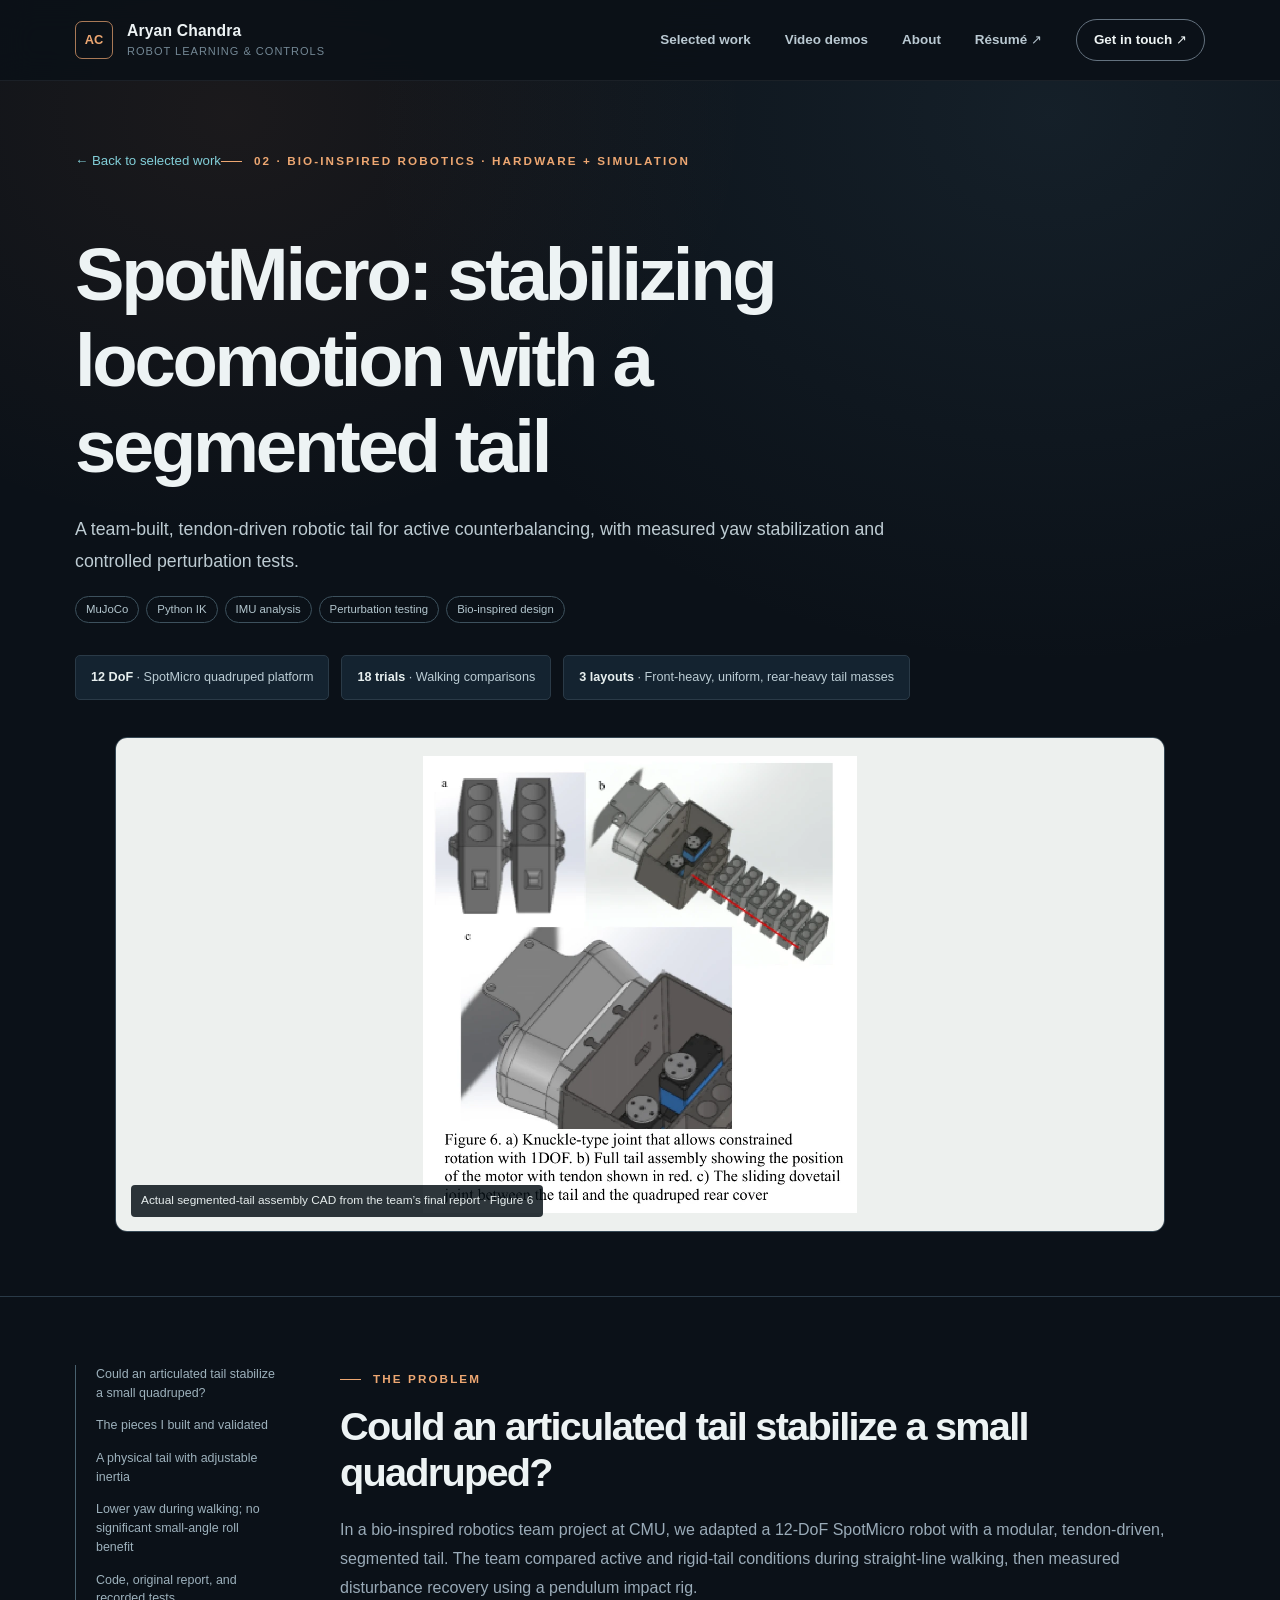
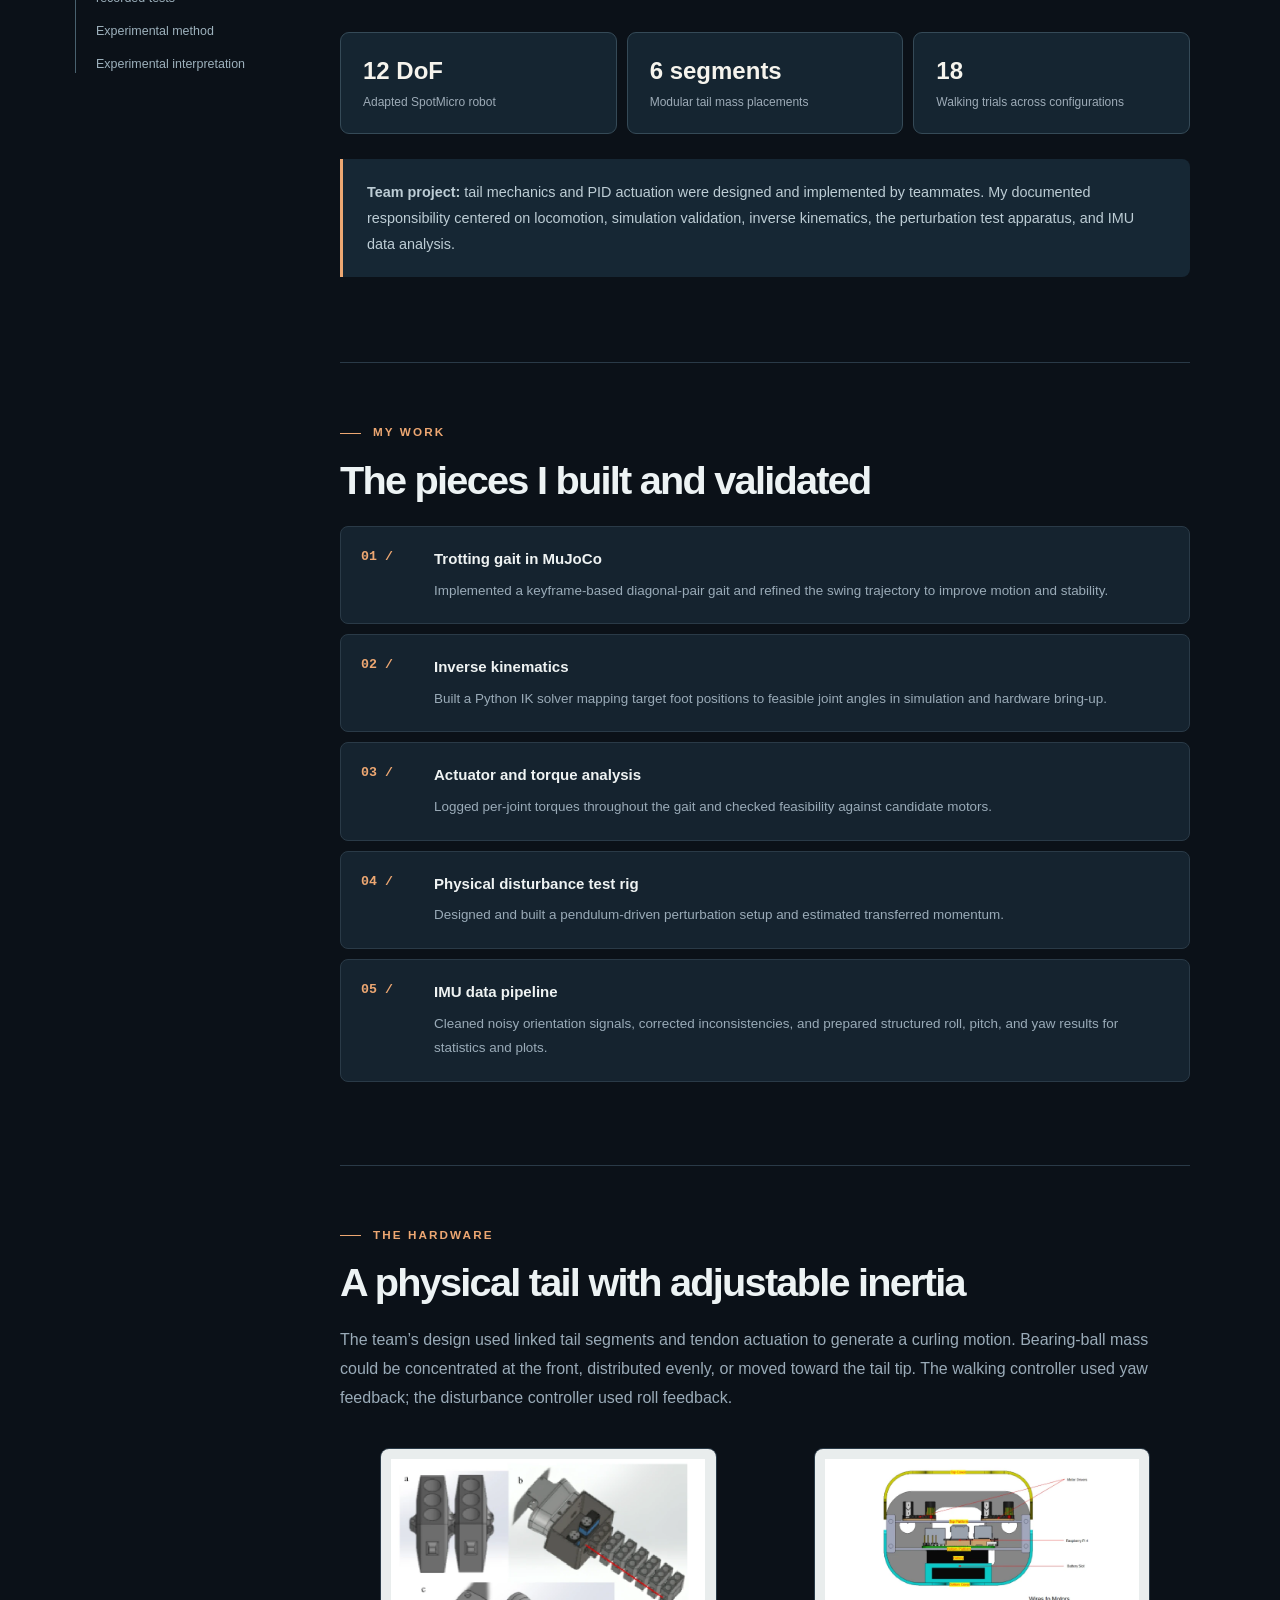
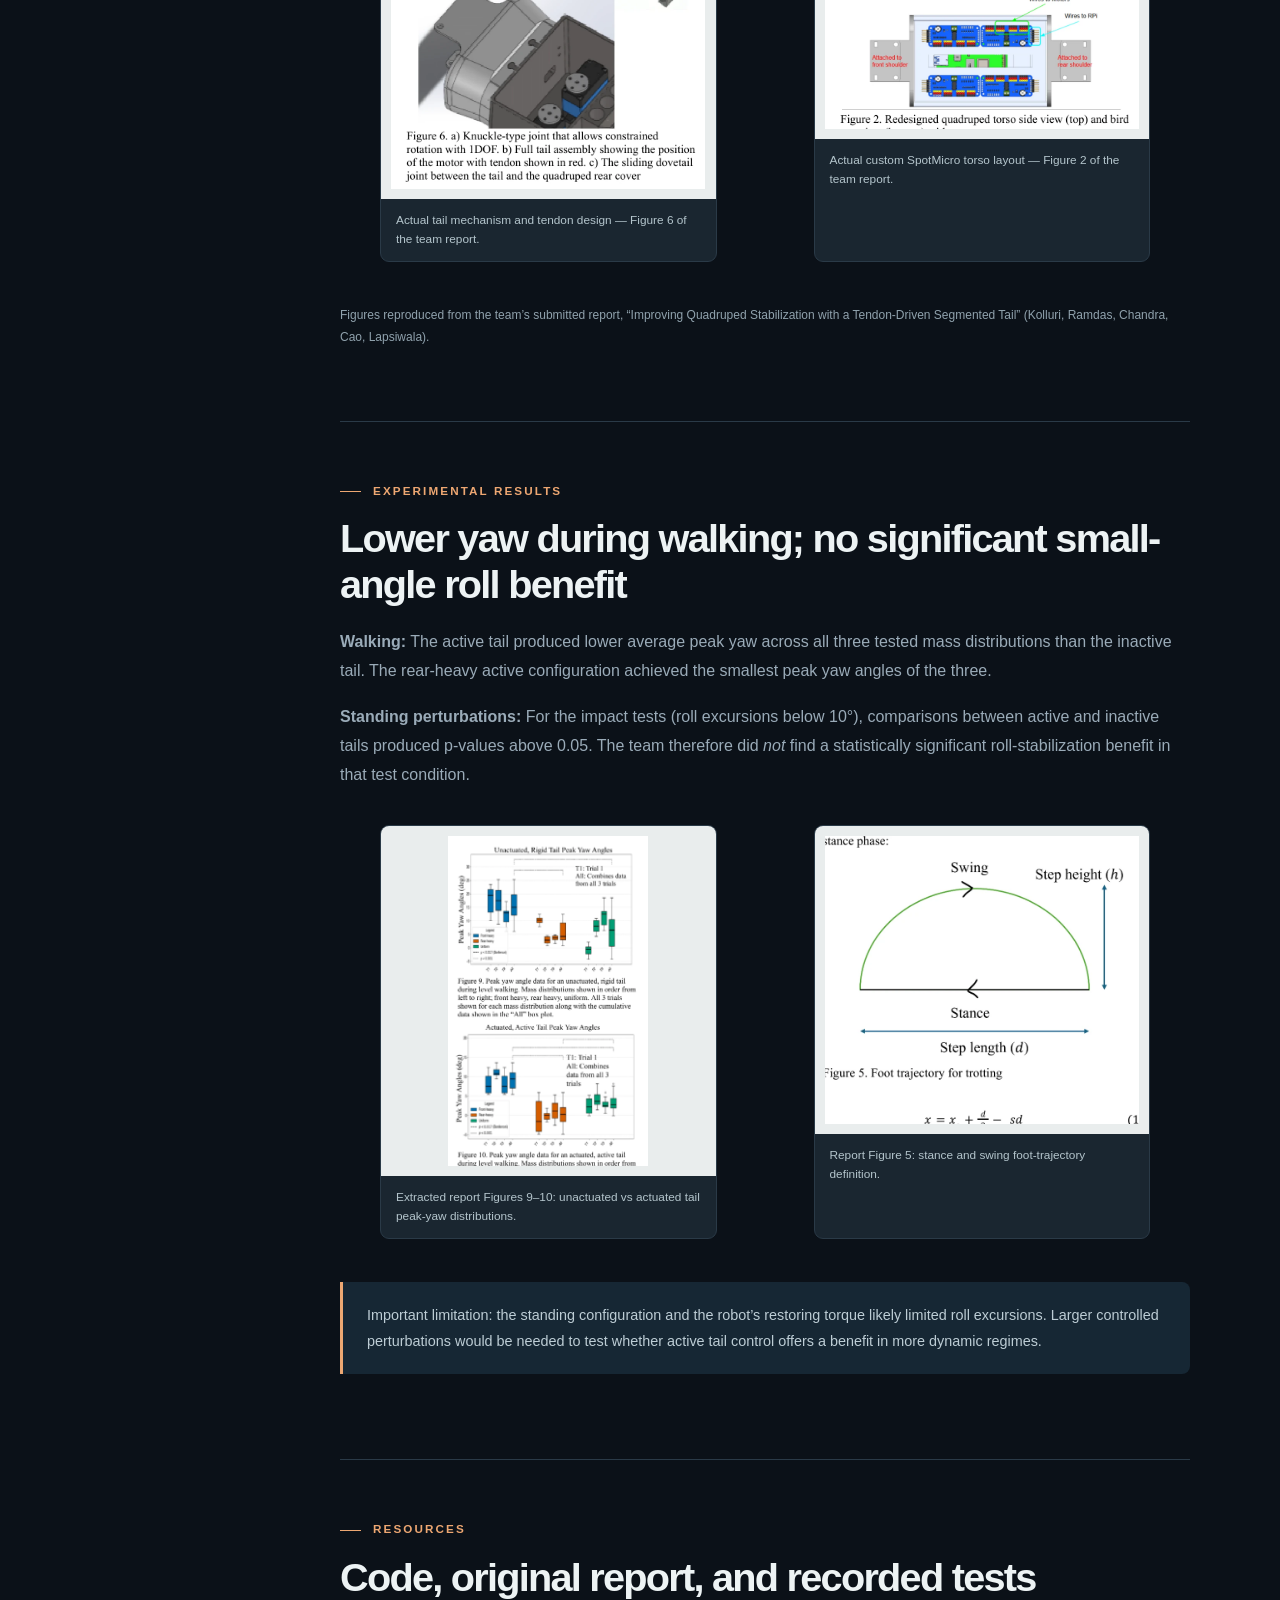
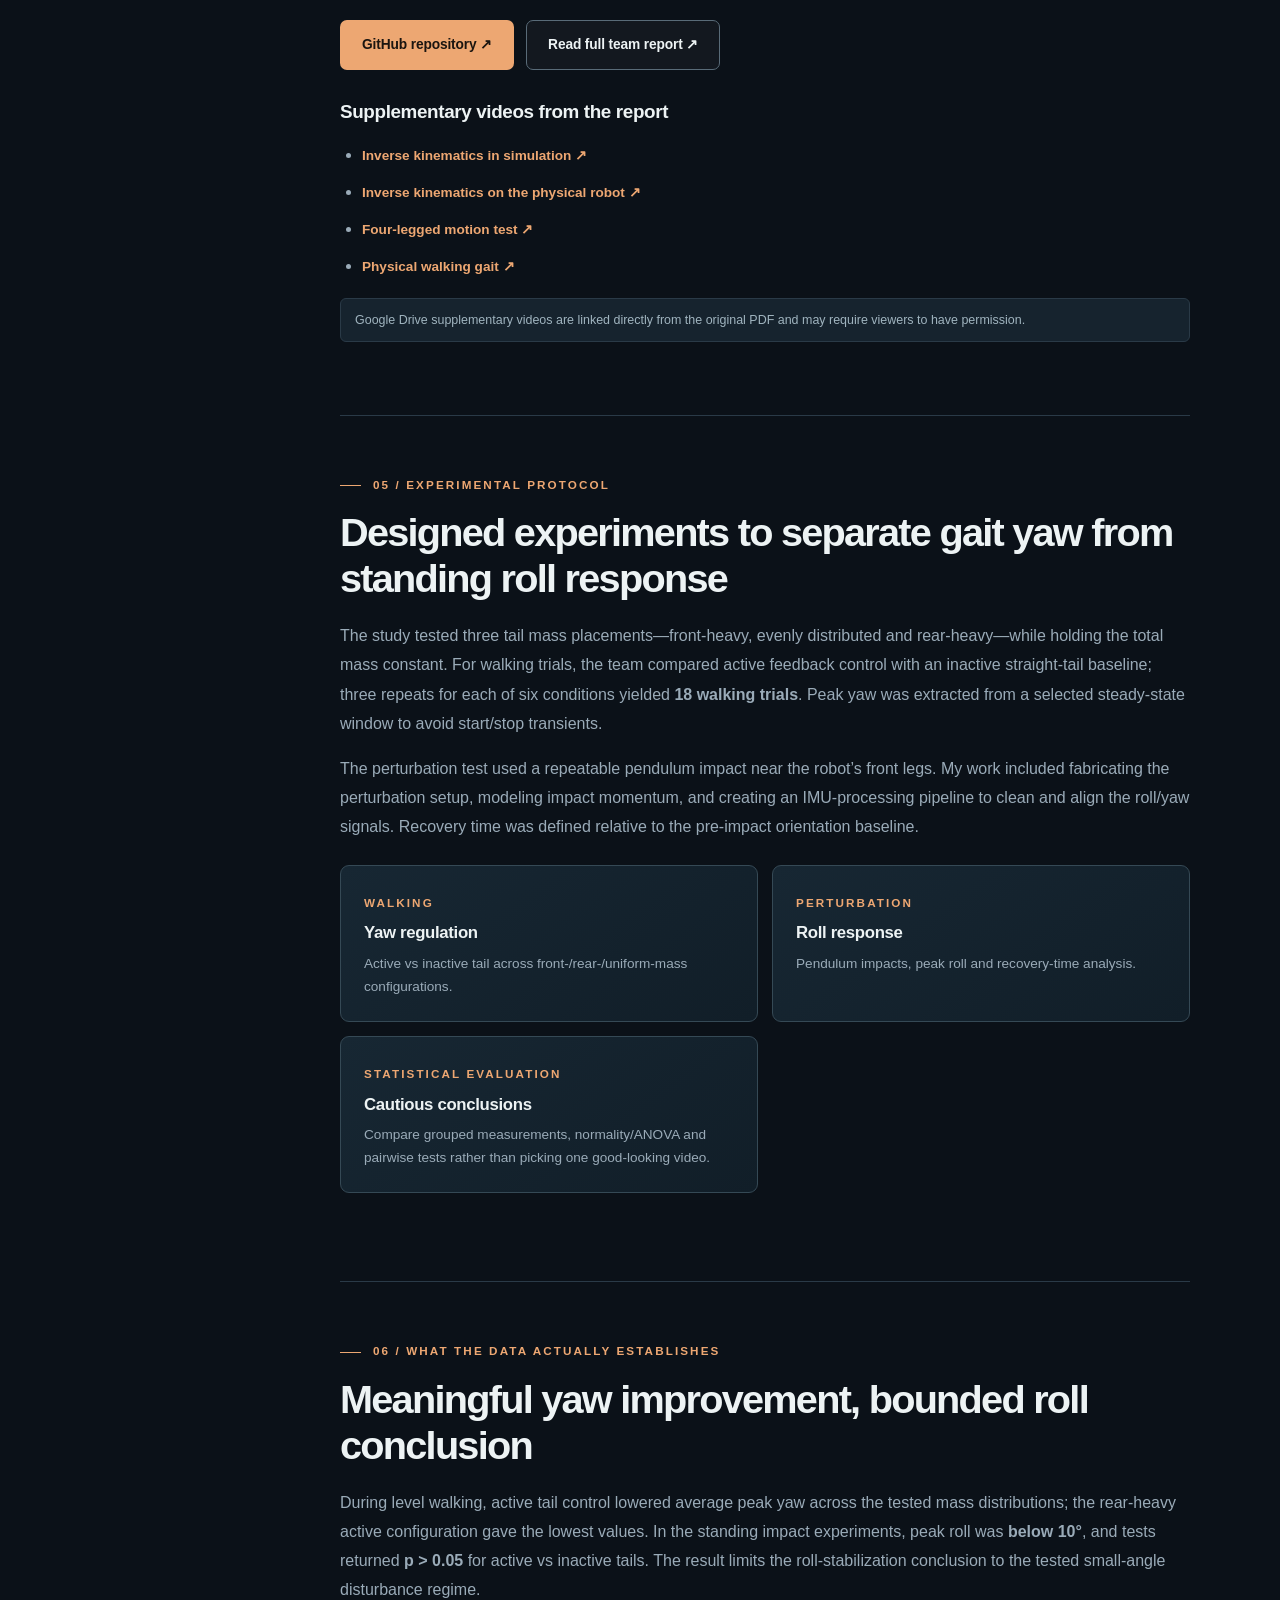
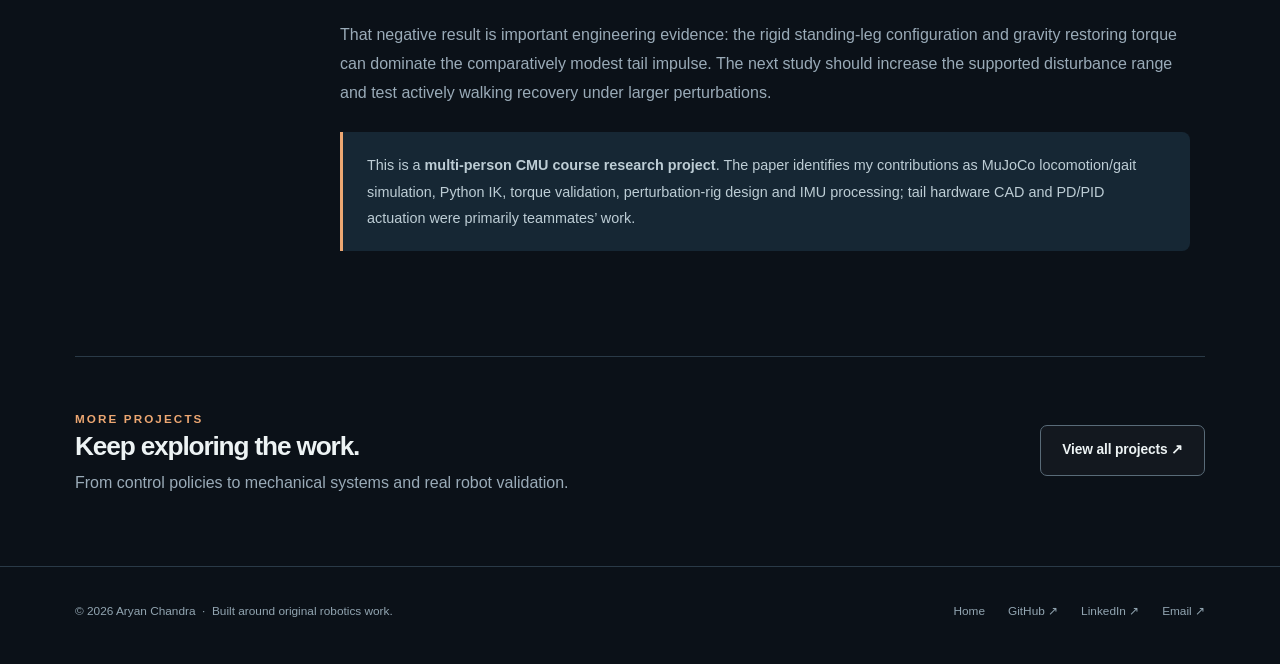
<file: spotmicro-tail.html>
<!DOCTYPE html>
<html lang="en"><head><meta charset="utf-8"/><meta content="width=device-width,initial-scale=1" name="viewport"/><meta content="#0b1118" name="theme-color"/><meta content="A team-built, tendon-driven robotic tail for active counterbalancing, with measured yaw stabilization and controlled perturbation tests." name="description"/><meta content="website" property="og:type"/><meta content="SpotMicro: stabilizing locomotion with a segmented tail | Aryan Chandra" property="og:title"/><meta content="A team-built, tendon-driven robotic tail for active counterbalancing, with measured yaw stabilization and controlled perturbation tests." property="og:description"/><meta content="../assets/images/microtaur-hardware.webp" property="og:image"/><meta content="dark" name="color-scheme"/><link href="../assets/favicon.svg" rel="icon" type="image/svg+xml"/><link href="../assets/site.css" rel="stylesheet"/><title>SpotMicro: stabilizing locomotion with a segmented tail | Aryan Chandra</title></head><body><header class="site-header"><div class="container nav-wrap"><a aria-label="Aryan Chandra home" class="brand" href="../index.html"><span class="monogram">AC</span><span>Aryan Chandra<small>Robot learning &amp; controls</small></span></a><button aria-controls="nav-menu" aria-expanded="false" class="mobile-toggle" id="mobile-toggle">Menu</button><nav aria-label="Primary navigation" class="nav-links" id="nav-menu"><a href="../index.html#projects">Selected work</a><a href="../index.html#demos">Video demos</a><a href="../index.html#background">About</a><a href="../assets/Aryan_Chandra_Resume.pdf" rel="noopener" target="_blank">Résumé ↗</a><a class="contact-pill" href="mailto:aryanc2@andrew.cmu.edu">Get in touch ↗</a></nav></div></header><main><section class="page-top"><div class="container"><a class="back-link" href="../index.html#projects">← Back to selected work</a><span class="eyebrow">02 · Bio-inspired robotics · hardware + simulation</span><h1 class="page-title">SpotMicro: stabilizing locomotion with a segmented tail</h1><p class="page-lede">A team-built, tendon-driven robotic tail for active counterbalancing, with measured yaw stabilization and controlled perturbation tests.</p><div class="tags"><span class="tag">MuJoCo</span><span class="tag">Python IK</span><span class="tag">IMU analysis</span><span class="tag">Perturbation testing</span><span class="tag">Bio-inspired design</span></div><div class="page-quick"><span><strong>12 DoF</strong> · SpotMicro quadruped platform</span><span><strong>18 trials</strong> · Walking comparisons</span><span><strong>3 layouts</strong> · Front-heavy, uniform, rear-heavy tail masses</span></div><figure class="project-hero-image contain"><img alt="Actual segmented-tail assembly CAD from the team’s final report · Figure 6" fetchpriority="high" src="../assets/images/spotmicro-tail-cad.webp"/><figcaption>Actual segmented-tail assembly CAD from the team’s final report · Figure 6</figcaption></figure></div></section><section class="section-border" style="padding:68px 0 10px"><div class="container article-wrap"><aside aria-label="On this page" class="sticky-index"><a href="#overview">Could an articulated tail stabilize a small quadruped?</a><a href="#contributions">The pieces I built and validated</a><a href="#design">A physical tail with adjustable inertia</a><a href="#results">Lower yaw during walking; no significant small-angle roll benefit</a><a href="#resources">Code, original report, and recorded tests</a><a href="#setup">Experimental method</a><a href="#tradeoffs">Experimental interpretation</a></aside><article class="article-body"><section id="overview"><span class="eyebrow">The problem</span><h2>Could an articulated tail stabilize a small quadruped?</h2><p>In a bio-inspired robotics team project at CMU, we adapted a 12-DoF SpotMicro robot with a modular, tendon-driven, segmented tail. The team compared active and rigid-tail conditions during straight-line walking, then measured disturbance recovery using a pendulum impact rig.</p><div class="fact-bar"><div class="fact"><strong>12 DoF</strong><span>Adapted SpotMicro robot</span></div><div class="fact"><strong>6 segments</strong><span>Modular tail mass placements</span></div><div class="fact"><strong>18</strong><span>Walking trials across configurations</span></div></div><div class="callout"><p><strong>Team project:</strong> tail mechanics and PID actuation were designed and implemented by teammates. My documented responsibility centered on locomotion, simulation validation, inverse kinematics, the perturbation test apparatus, and IMU data analysis.</p></div></section><section id="contributions"><span class="eyebrow">My work</span><h2>The pieces I built and validated</h2><div class="steps"><div class="step"><span class="step-num">01 /</span><div><strong>Trotting gait in MuJoCo</strong><p>Implemented a keyframe-based diagonal-pair gait and refined the swing trajectory to improve motion and stability.</p></div></div><div class="step"><span class="step-num">02 /</span><div><strong>Inverse kinematics</strong><p>Built a Python IK solver mapping target foot positions to feasible joint angles in simulation and hardware bring-up.</p></div></div><div class="step"><span class="step-num">03 /</span><div><strong>Actuator and torque analysis</strong><p>Logged per-joint torques throughout the gait and checked feasibility against candidate motors.</p></div></div><div class="step"><span class="step-num">04 /</span><div><strong>Physical disturbance test rig</strong><p>Designed and built a pendulum-driven perturbation setup and estimated transferred momentum.</p></div></div><div class="step"><span class="step-num">05 /</span><div><strong>IMU data pipeline</strong><p>Cleaned noisy orientation signals, corrected inconsistencies, and prepared structured roll, pitch, and yaw results for statistics and plots.</p></div></div></div></section><section id="design"><span class="eyebrow">The hardware</span><h2>A physical tail with adjustable inertia</h2><p>The team’s design used linked tail segments and tendon actuation to generate a curling motion. Bearing-ball mass could be concentrated at the front, distributed evenly, or moved toward the tail tip. The walking controller used yaw feedback; the disturbance controller used roll feedback.</p><div class="media-grid"><figure class="media-item"><img alt="Actual tail mechanism and tendon design — Figure 6 of the team report." loading="lazy" src="../assets/images/spotmicro-tail-cad.webp"/><figcaption>Actual tail mechanism and tendon design — Figure 6 of the team report.</figcaption></figure><figure class="media-item"><img alt="Actual custom SpotMicro torso layout — Figure 2 of the team report." loading="lazy" src="../assets/images/spotmicro-torso-cad.webp"/><figcaption>Actual custom SpotMicro torso layout — Figure 2 of the team report.</figcaption></figure></div><p class="attribution">Figures reproduced from the team’s submitted report, “Improving Quadruped Stabilization with a Tendon-Driven Segmented Tail” (Kolluri, Ramdas, Chandra, Cao, Lapsiwala).</p></section><section id="results"><span class="eyebrow">Experimental results</span><h2>Lower yaw during walking; no significant small-angle roll benefit</h2><p><strong>Walking:</strong> The active tail produced lower average peak yaw across all three tested mass distributions than the inactive tail. The rear-heavy active configuration achieved the smallest peak yaw angles of the three.</p><p><strong>Standing perturbations:</strong> For the impact tests (roll excursions below 10°), comparisons between active and inactive tails produced p-values above 0.05. The team therefore did <em>not</em> find a statistically significant roll-stabilization benefit in that test condition.</p><div class="media-grid"><figure class="media-item"><img alt="Extracted report Figures 9–10: unactuated vs actuated tail peak-yaw distributions." loading="lazy" src="../assets/images/spotmicro-yaw-results.webp"/><figcaption>Extracted report Figures 9–10: unactuated vs actuated tail peak-yaw distributions.</figcaption></figure><figure class="media-item"><img alt="Report Figure 5: stance and swing foot-trajectory definition." loading="lazy" src="../assets/images/spotmicro-foot-trajectory.webp"/><figcaption>Report Figure 5: stance and swing foot-trajectory definition.</figcaption></figure></div><div class="callout"><p>Important limitation: the standing configuration and the robot’s restoring torque likely limited roll excursions. Larger controlled perturbations would be needed to test whether active tail control offers a benefit in more dynamic regimes.</p></div></section><section id="resources"><span class="eyebrow">Resources</span><h2>Code, original report, and recorded tests</h2><div class="btn-row"><a class="btn btn-primary" href="https://github.com/aryan-chandra-cmu/SpotMicro_tail">GitHub repository ↗</a><a class="btn btn-outline" href="../assets/SpotMicro_Tail_Final_Report.pdf">Read full team report ↗</a></div><h3>Supplementary videos from the report</h3><ul><li><a class="link-arrow" href="https://drive.google.com/file/d/16Z4ypzo1ZzOJri8O0aBt4ccssctgcpfj/view?usp=sharing" rel="noopener" target="_blank">Inverse kinematics in simulation ↗</a></li><li><a class="link-arrow" href="https://drive.google.com/file/d/1bMyQxffl5s6NIr7un0ihRZjbfcca97xf/view?usp=sharing" rel="noopener" target="_blank">Inverse kinematics on the physical robot ↗</a></li><li><a class="link-arrow" href="https://drive.google.com/file/d/1B5_-TYmTNwUnw7EKzvah7-odmzJGgc6P/view?usp=drive_link" rel="noopener" target="_blank">Four-legged motion test ↗</a></li><li><a class="link-arrow" href="https://drive.google.com/file/d/1W76T9zS8F2HsY0_eKIYpF7u8C6nwpUBU/view?usp=drive_link" rel="noopener" target="_blank">Physical walking gait ↗</a></li></ul><p class="notice">Google Drive supplementary videos are linked directly from the original PDF and may require viewers to have permission.</p></section><section id="setup"><span class="eyebrow">05 / Experimental protocol</span><h2>Designed experiments to separate gait yaw from standing roll response</h2><p>The study tested three tail mass placements—front-heavy, evenly distributed and rear-heavy—while holding the total mass constant. For walking trials, the team compared active feedback control with an inactive straight-tail baseline; three repeats for each of six conditions yielded <strong>18 walking trials</strong>. Peak yaw was extracted from a selected steady-state window to avoid start/stop transients.</p><p>The perturbation test used a repeatable pendulum impact near the robot’s front legs. My work included fabricating the perturbation setup, modeling impact momentum, and creating an IMU-processing pipeline to clean and align the roll/yaw signals. Recovery time was defined relative to the pre-impact orientation baseline.</p><div class="detail-grid"><div class="detail-card"><span class="mini-label">Walking</span><h3>Yaw regulation</h3><p>Active vs inactive tail across front-/rear-/uniform-mass configurations.</p></div><div class="detail-card"><span class="mini-label">Perturbation</span><h3>Roll response</h3><p>Pendulum impacts, peak roll and recovery-time analysis.</p></div><div class="detail-card"><span class="mini-label">Statistical evaluation</span><h3>Cautious conclusions</h3><p>Compare grouped measurements, normality/ANOVA and pairwise tests rather than picking one good-looking video.</p></div></div></section><section id="tradeoffs"><span class="eyebrow">06 / What the data actually establishes</span><h2>Meaningful yaw improvement, bounded roll conclusion</h2><p>During level walking, active tail control lowered average peak yaw across the tested mass distributions; the rear-heavy active configuration gave the lowest values. In the standing impact experiments, peak roll was <strong>below 10°</strong>, and tests returned <strong>p &gt; 0.05</strong> for active vs inactive tails. The result limits the roll-stabilization conclusion to the tested small-angle disturbance regime.</p><p>That negative result is important engineering evidence: the rigid standing-leg configuration and gravity restoring torque can dominate the comparatively modest tail impulse. The next study should increase the supported disturbance range and test actively walking recovery under larger perturbations.</p><div class="callout"><p>This is a <strong>multi-person CMU course research project</strong>. The paper identifies my contributions as MuJoCo locomotion/gait simulation, Python IK, torque validation, perturbation-rig design and IMU processing; tail hardware CAD and PD/PID actuation were primarily teammates’ work.</p></div></section></article></div></section><div class="container"><div class="related"><div><span class="mini-label">More projects</span><h3>Keep exploring the work.</h3><p>From control policies to mechanical systems and real robot validation.</p></div><a class="btn btn-outline" href="../index.html#projects">View all projects ↗</a></div></div></main><footer class="site-footer"><div class="container footer-layout"><div>© <span id="year">2026</span> Aryan Chandra  ·  Built around original robotics work.</div><div class="footer-links"><a href="../index.html">Home</a><a href="https://github.com/aryan-chandra-cmu" rel="noopener" target="_blank">GitHub ↗</a><a href="https://www.linkedin.com/in/aryan-chandra-aa24411ba/" rel="noopener" target="_blank">LinkedIn ↗</a><a href="mailto:aryanc2@andrew.cmu.edu">Email ↗</a></div></div></footer><script defer="" src="../assets/site.js"></script></body></html>
</file>
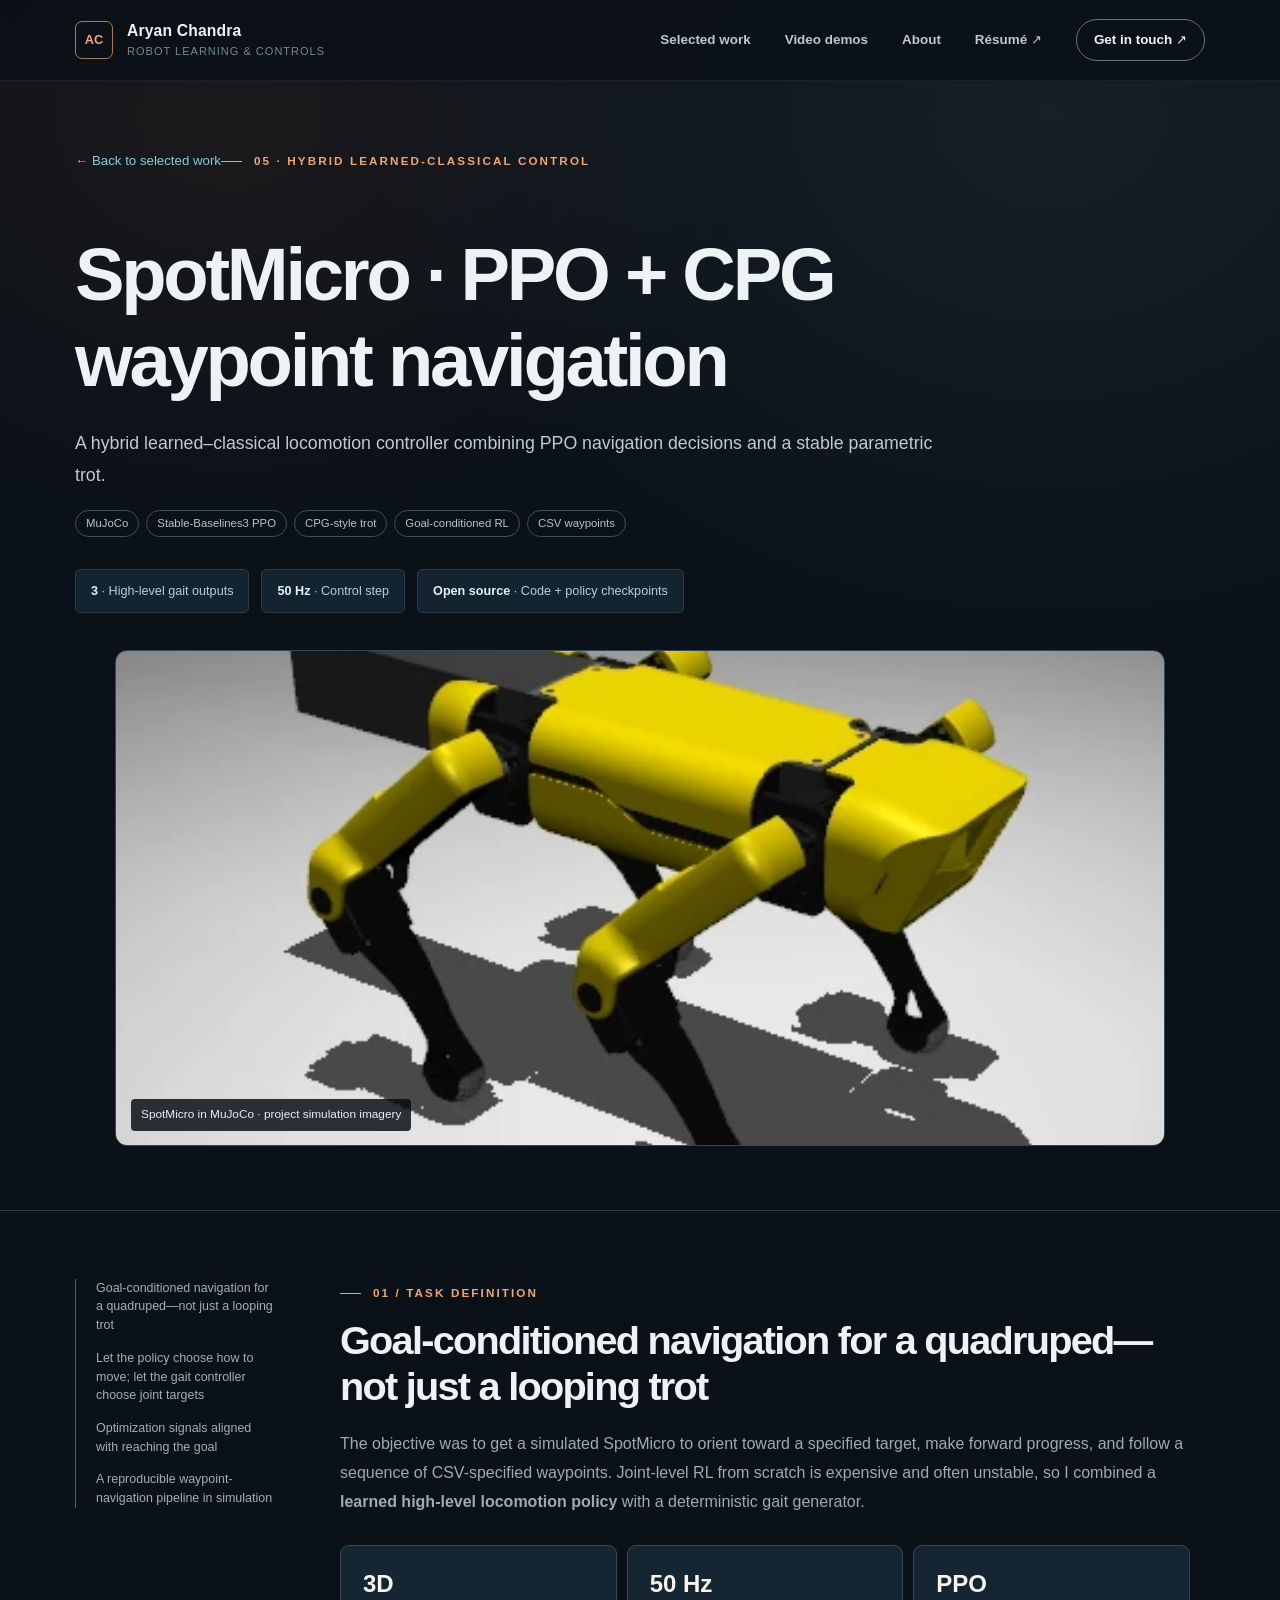
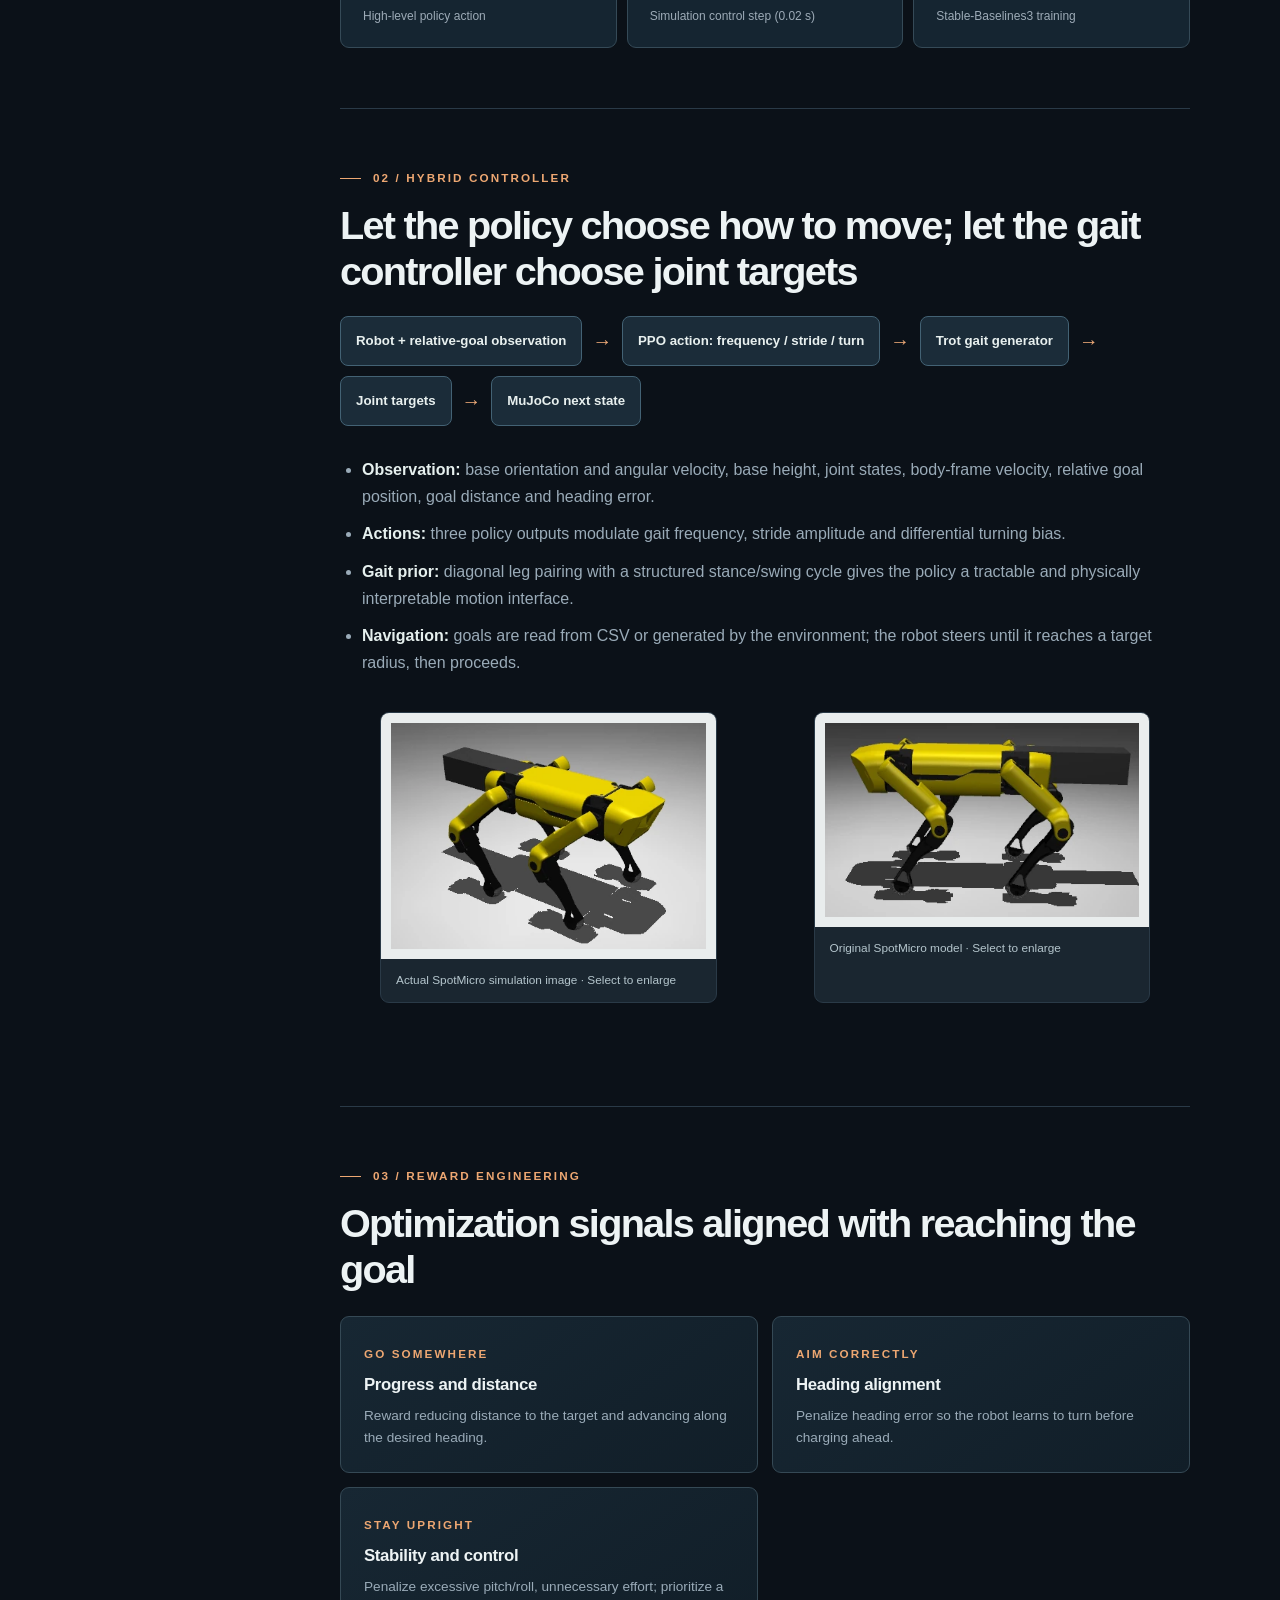
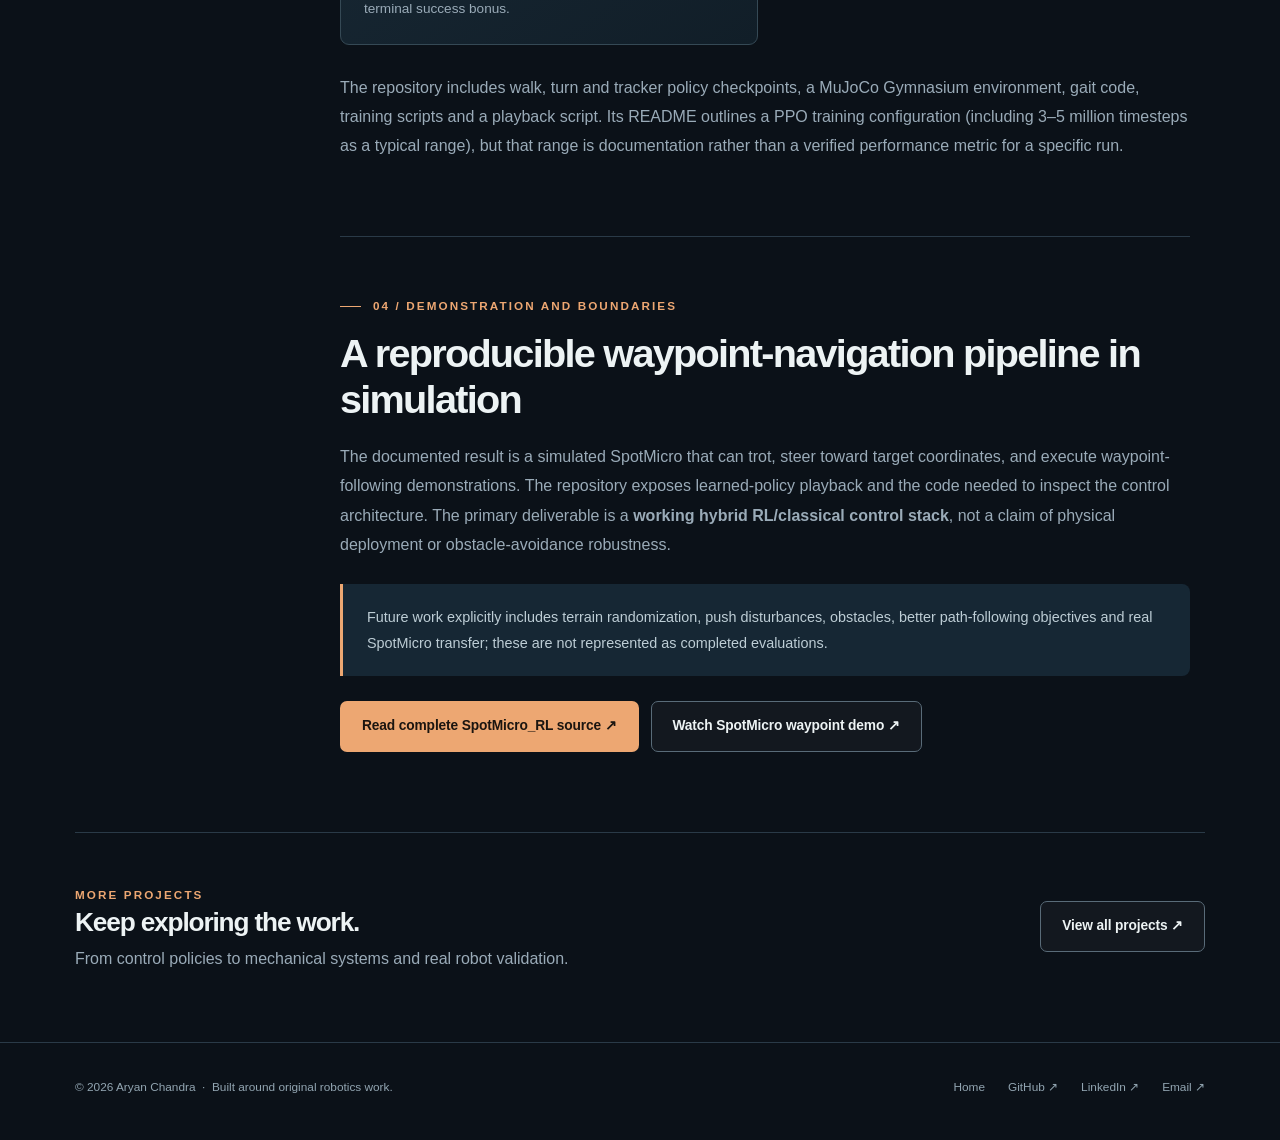
<file: spotmicro-waypoints.html>
<!DOCTYPE html>
<html lang="en"><head><meta charset="utf-8"/><meta content="width=device-width,initial-scale=1" name="viewport"/><meta content="#0b1118" name="theme-color"/><meta content="Source-backed case study of SpotMicro MuJoCo waypoint tracking with Stable-Baselines3 PPO, frequency/stride/turn actions and a deterministic diagonal trot." name="description"/><meta content="website" property="og:type"/><meta content="SpotMicro · PPO + CPG waypoint navigation | Aryan Chandra" property="og:title"/><meta content="Source-backed case study of SpotMicro MuJoCo waypoint tracking with Stable-Baselines3 PPO, frequency/stride/turn actions and a deterministic diagonal trot." property="og:description"/><meta content="../assets/images/spotmicro-simulation.webp" property="og:image"/><meta content="dark" name="color-scheme"/><link href="../assets/favicon.svg" rel="icon" type="image/svg+xml"/><link href="../assets/site.css" rel="stylesheet"/><title>SpotMicro · PPO + CPG waypoint navigation | Aryan Chandra</title></head><body><header class="site-header"><div class="container nav-wrap"><a aria-label="Aryan Chandra home" class="brand" href="../index.html"><span class="monogram">AC</span><span>Aryan Chandra<small>Robot learning &amp; controls</small></span></a><button aria-controls="nav-menu" aria-expanded="false" class="mobile-toggle" id="mobile-toggle">Menu</button><nav aria-label="Primary navigation" class="nav-links" id="nav-menu"><a href="../index.html#projects">Selected work</a><a href="../index.html#demos">Video demos</a><a href="../index.html#background">About</a><a href="../assets/Aryan_Chandra_Resume.pdf" rel="noopener" target="_blank">Résumé ↗</a><a class="contact-pill" href="mailto:aryanc2@andrew.cmu.edu">Get in touch ↗</a></nav></div></header><main><section class="page-top"><div class="container"><a class="back-link" href="../index.html#projects">← Back to selected work</a><span class="eyebrow">05 · Hybrid learned-classical control</span><h1 class="page-title">SpotMicro · PPO + CPG waypoint navigation</h1><p class="page-lede">A hybrid learned–classical locomotion controller combining PPO navigation decisions and a stable parametric trot.</p><div class="tags"><span class="tag">MuJoCo</span><span class="tag">Stable-Baselines3 PPO</span><span class="tag">CPG-style trot</span><span class="tag">Goal-conditioned RL</span><span class="tag">CSV waypoints</span></div><div class="page-quick"><span><strong>3</strong> · High-level gait outputs</span><span><strong>50 Hz</strong> · Control step</span><span><strong>Open source</strong> · Code + policy checkpoints</span></div><figure class="project-hero-image"><img alt="Actual SpotMicro quadruped model in MuJoCo simulation" fetchpriority="high" src="../assets/images/spotmicro-simulation.webp"/><figcaption>SpotMicro in MuJoCo · project simulation imagery</figcaption></figure></div></section><section class="section-border" style="padding:68px 0 10px"><div class="container article-wrap"><aside aria-label="On this page" class="sticky-index"><a href="#mission">Goal-conditioned navigation for a quadruped—not just a looping trot</a><a href="#control">Let the policy choose how to move; let the gait controller choose joint targets</a><a href="#reward">Optimization signals aligned with reaching the goal</a><a href="#results">A reproducible waypoint-navigation pipeline in simulation</a></aside><article class="article-body"><section id="mission"><span class="eyebrow">01 / Task definition</span><h2>Goal-conditioned navigation for a quadruped—not just a looping trot</h2><p>The objective was to get a simulated SpotMicro to orient toward a specified target, make forward progress, and follow a sequence of CSV-specified waypoints. Joint-level RL from scratch is expensive and often unstable, so I combined a <strong>learned high-level locomotion policy</strong> with a deterministic gait generator.</p><div class="fact-bar"><div class="fact"><strong>3D</strong><span>High-level policy action</span></div><div class="fact"><strong>50 Hz</strong><span>Simulation control step (0.02 s)</span></div><div class="fact"><strong>PPO</strong><span>Stable-Baselines3 training</span></div></div></section><section id="control"><span class="eyebrow">02 / Hybrid controller</span><h2>Let the policy choose how to move; let the gait controller choose joint targets</h2><div class="research-flow"><span>Robot + relative-goal observation</span><b>→</b><span>PPO action: frequency / stride / turn</span><b>→</b><span>Trot gait generator</span><b>→</b><span>Joint targets</span><b>→</b><span>MuJoCo next state</span></div><ul><li><strong>Observation:</strong> base orientation and angular velocity, base height, joint states, body-frame velocity, relative goal position, goal distance and heading error.</li><li><strong>Actions:</strong> three policy outputs modulate gait frequency, stride amplitude and differential turning bias.</li><li><strong>Gait prior:</strong> diagonal leg pairing with a structured stance/swing cycle gives the policy a tractable and physically interpretable motion interface.</li><li><strong>Navigation:</strong> goals are read from CSV or generated by the environment; the robot steers until it reaches a target radius, then proceeds.</li></ul><div class="media-grid"><figure class="media-item"><a href="../assets/images/spotmicro-simulation.webp" rel="noopener" target="_blank"><img alt="SpotMicro model in MuJoCo simulation" loading="lazy" src="../assets/images/spotmicro-simulation.webp"/></a><figcaption>Actual SpotMicro simulation image · Select to enlarge</figcaption></figure><figure class="media-item"><a href="../assets/images/spotmicro-simulation-side.webp" rel="noopener" target="_blank"><img alt="Side view of SpotMicro simulation" loading="lazy" src="../assets/images/spotmicro-simulation-side.webp"/></a><figcaption>Original SpotMicro model · Select to enlarge</figcaption></figure></div></section><section id="reward"><span class="eyebrow">03 / Reward engineering</span><h2>Optimization signals aligned with reaching the goal</h2><div class="detail-grid"><div class="detail-card"><span class="mini-label">Go somewhere</span><h3>Progress and distance</h3><p>Reward reducing distance to the target and advancing along the desired heading.</p></div><div class="detail-card"><span class="mini-label">Aim correctly</span><h3>Heading alignment</h3><p>Penalize heading error so the robot learns to turn before charging ahead.</p></div><div class="detail-card"><span class="mini-label">Stay upright</span><h3>Stability and control</h3><p>Penalize excessive pitch/roll, unnecessary effort; prioritize a terminal success bonus.</p></div></div><p>The repository includes walk, turn and tracker policy checkpoints, a MuJoCo Gymnasium environment, gait code, training scripts and a playback script. Its README outlines a PPO training configuration (including 3–5 million timesteps as a typical range), but that range is documentation rather than a verified performance metric for a specific run.</p></section><section id="results"><span class="eyebrow">04 / Demonstration and boundaries</span><h2>A reproducible waypoint-navigation pipeline in simulation</h2><p>The documented result is a simulated SpotMicro that can trot, steer toward target coordinates, and execute waypoint-following demonstrations. The repository exposes learned-policy playback and the code needed to inspect the control architecture. The primary deliverable is a <strong>working hybrid RL/classical control stack</strong>, not a claim of physical deployment or obstacle-avoidance robustness.</p><div class="callout"><p>Future work explicitly includes terrain randomization, push disturbances, obstacles, better path-following objectives and real SpotMicro transfer; these are not represented as completed evaluations.</p></div><div class="btn-row case-links"><a class="btn btn-primary" href="https://github.com/aryan-chandra-cmu/SpotMicro_RL" rel="noopener noreferrer" target="_blank">Read complete SpotMicro_RL source ↗</a><a class="btn btn-outline" href="https://youtu.be/zI3Rre4-SZI" rel="noopener noreferrer" target="_blank">Watch SpotMicro waypoint demo ↗</a></div></section></article></div></section><div class="container"><div class="related"><div><span class="mini-label">More projects</span><h3>Keep exploring the work.</h3><p>From control policies to mechanical systems and real robot validation.</p></div><a class="btn btn-outline" href="../index.html#projects">View all projects ↗</a></div></div></main><footer class="site-footer"><div class="container footer-layout"><div>© <span id="year">2026</span> Aryan Chandra  ·  Built around original robotics work.</div><div class="footer-links"><a href="../index.html">Home</a><a href="https://github.com/aryan-chandra-cmu" rel="noopener" target="_blank">GitHub ↗</a><a href="https://www.linkedin.com/in/aryan-chandra-aa24411ba/" rel="noopener" target="_blank">LinkedIn ↗</a><a href="mailto:aryanc2@andrew.cmu.edu">Email ↗</a></div></div></footer><script defer="" src="../assets/site.js"></script></body></html>
</file>
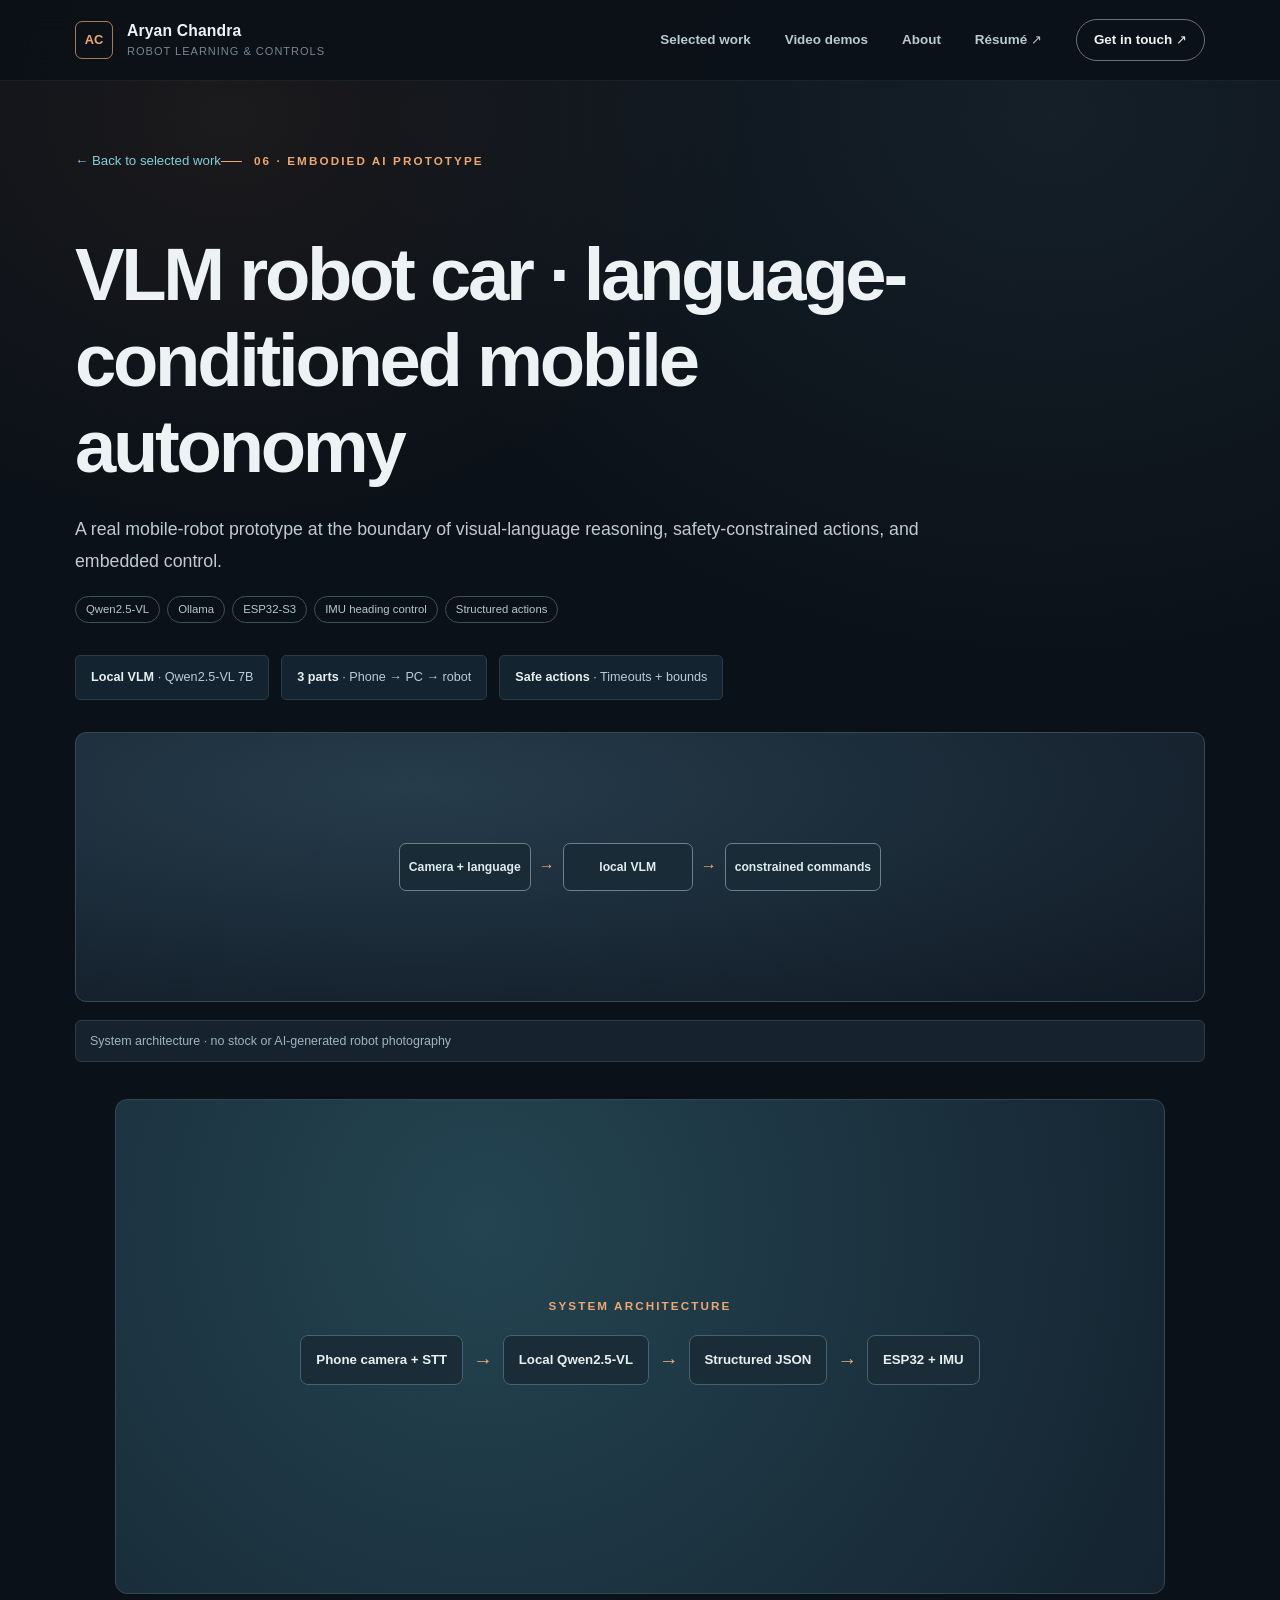
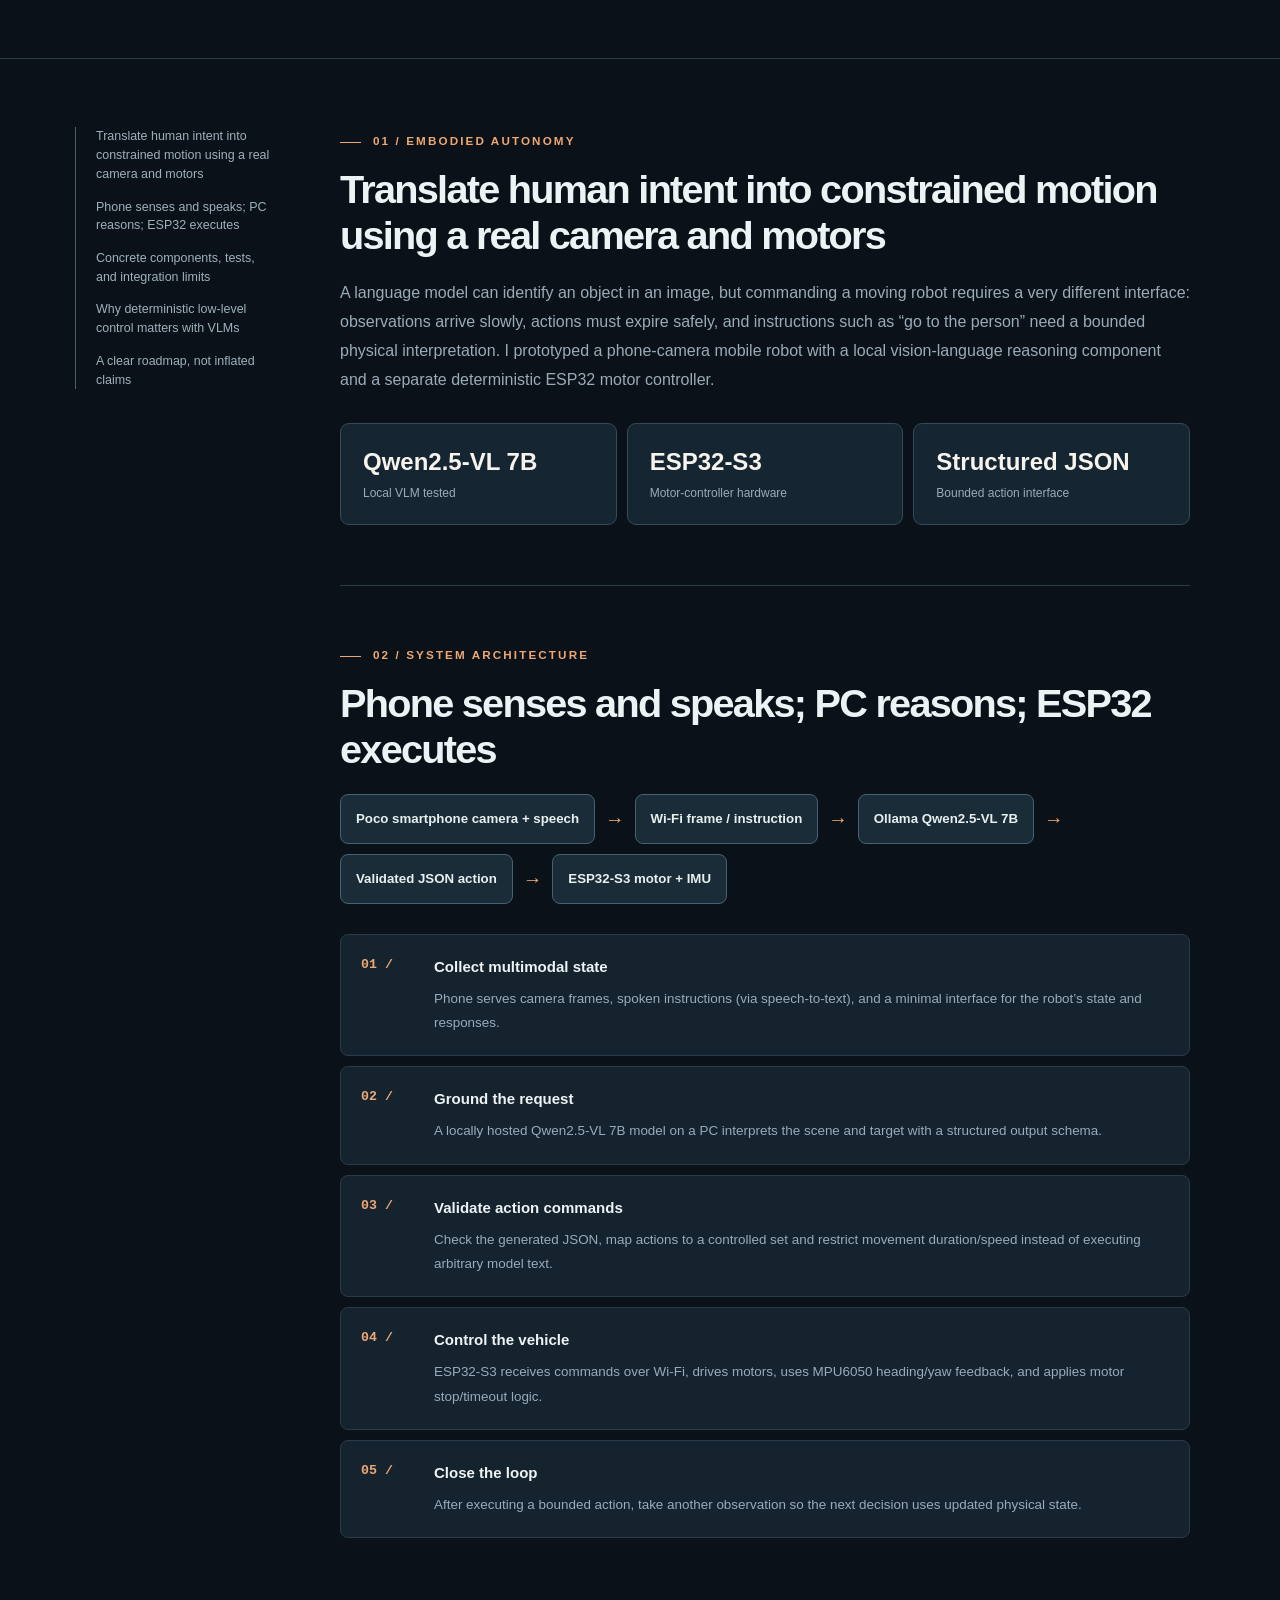
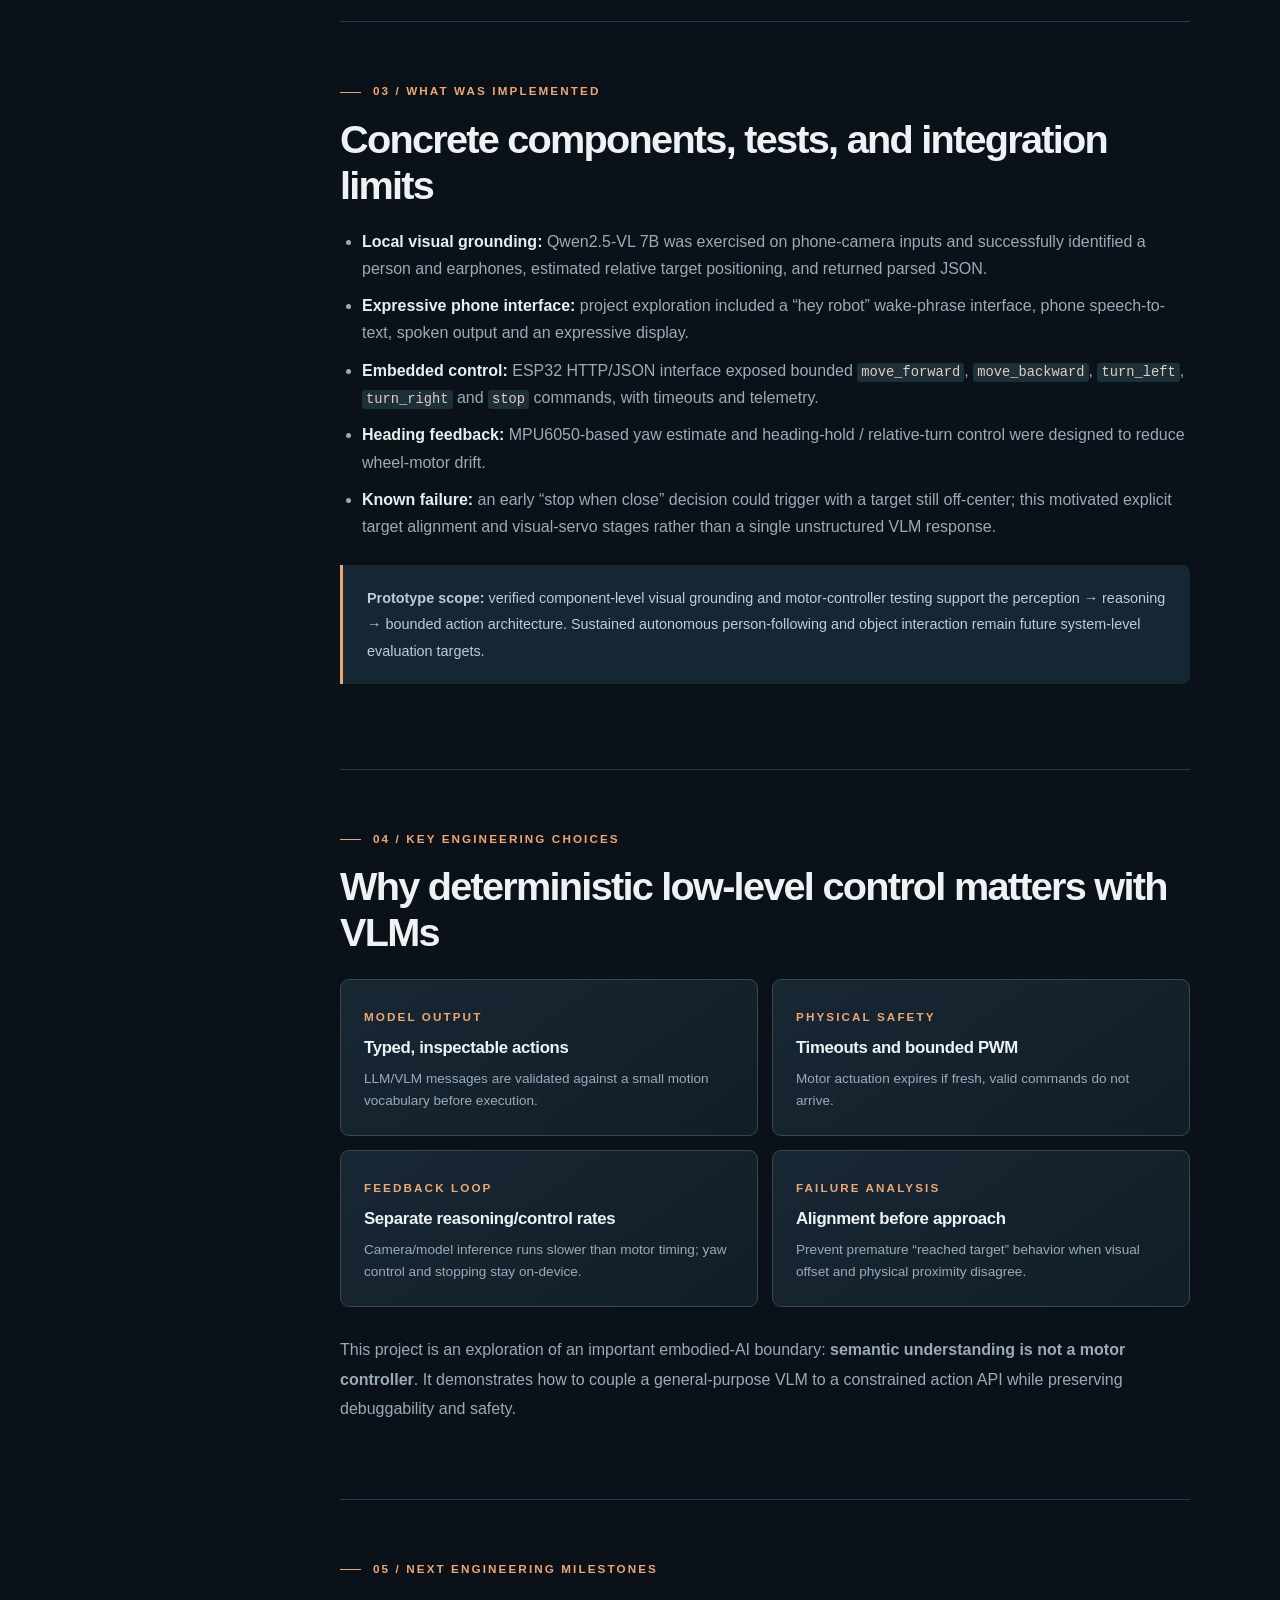
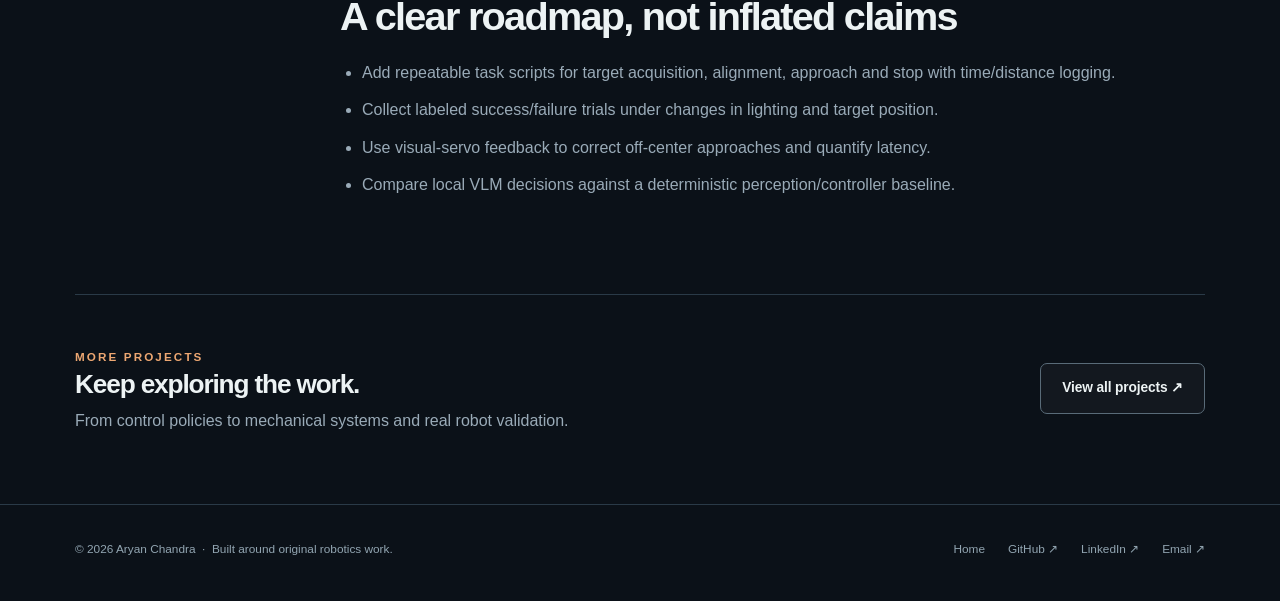
<file: vlm-robot-car.html>
<!DOCTYPE html>
<html lang="en"><head><meta charset="utf-8"/><meta content="width=device-width,initial-scale=1" name="viewport"/><meta content="#0b1118" name="theme-color"/><meta content="Phone-to-PC-to-ESP32 robotics architecture using local Qwen2.5-VL 7B, speech/camera feedback, validated JSON commands, MPU6050 heading hold and bounded motor actuation." name="description"/><meta content="website" property="og:type"/><meta content="VLM robot car · language-conditioned mobile autonomy | Aryan Chandra" property="og:title"/><meta content="Phone-to-PC-to-ESP32 robotics architecture using local Qwen2.5-VL 7B, speech/camera feedback, validated JSON commands, MPU6050 heading hold and bounded motor actuation." property="og:description"/><meta content="../assets/images/microtaur-hardware.webp" property="og:image"/><meta content="dark" name="color-scheme"/><link href="../assets/favicon.svg" rel="icon" type="image/svg+xml"/><link href="../assets/site.css" rel="stylesheet"/><title>VLM robot car · language-conditioned mobile autonomy | Aryan Chandra</title></head><body><header class="site-header"><div class="container nav-wrap"><a aria-label="Aryan Chandra home" class="brand" href="../index.html"><span class="monogram">AC</span><span>Aryan Chandra<small>Robot learning &amp; controls</small></span></a><button aria-controls="nav-menu" aria-expanded="false" class="mobile-toggle" id="mobile-toggle">Menu</button><nav aria-label="Primary navigation" class="nav-links" id="nav-menu"><a href="../index.html#projects">Selected work</a><a href="../index.html#demos">Video demos</a><a href="../index.html#background">About</a><a href="../assets/Aryan_Chandra_Resume.pdf" rel="noopener" target="_blank">Résumé ↗</a><a class="contact-pill" href="mailto:aryanc2@andrew.cmu.edu">Get in touch ↗</a></nav></div></header><main><section class="page-top"><div class="container"><a class="back-link" href="../index.html#projects">← Back to selected work</a><span class="eyebrow">06 · Embodied AI prototype</span><h1 class="page-title">VLM robot car · language-conditioned mobile autonomy</h1><p class="page-lede">A real mobile-robot prototype at the boundary of visual-language reasoning, safety-constrained actions, and embedded control.</p><div class="tags"><span class="tag">Qwen2.5-VL</span><span class="tag">Ollama</span><span class="tag">ESP32-S3</span><span class="tag">IMU heading control</span><span class="tag">Structured actions</span></div><div class="page-quick"><span><strong>Local VLM</strong> · Qwen2.5-VL 7B</span><span><strong>3 parts</strong> · Phone → PC → robot</span><span><strong>Safe actions</strong> · Timeouts + bounds</span></div><div class="diagram-thumb" style="margin-top:32px;min-height:270px;border:1px solid #344a57;border-radius:11px"><span style="max-width:260px;min-width:130px">Camera + language</span><b>→</b><span style="max-width:260px;min-width:130px">local VLM</span><b>→</b><span style="max-width:260px;min-width:130px">constrained commands</span></div><div class="notice">System architecture · no stock or AI-generated robot photography</div><figure class="project-hero-image diagram-hero"><div class="hero-flow-shell"><span class="mini-label">SYSTEM ARCHITECTURE</span><div class="research-flow"><span>Phone camera + STT</span><b>→</b><span>Local Qwen2.5-VL</span><b>→</b><span>Structured JSON</span><b>→</b><span>ESP32 + IMU</span></div></div></figure></div></section><section class="section-border" style="padding:68px 0 10px"><div class="container article-wrap"><aside aria-label="On this page" class="sticky-index"><a href="#challenge">Translate human intent into constrained motion using a real camera and motors</a><a href="#architecture">Phone senses and speaks; PC reasons; ESP32 executes</a><a href="#implemented">Concrete components, tests, and integration limits</a><a href="#engineering">Why deterministic low-level control matters with VLMs</a><a href="#next">A clear roadmap, not inflated claims</a></aside><article class="article-body"><section id="challenge"><span class="eyebrow">01 / Embodied autonomy</span><h2>Translate human intent into constrained motion using a real camera and motors</h2><p>A language model can identify an object in an image, but commanding a moving robot requires a very different interface: observations arrive slowly, actions must expire safely, and instructions such as “go to the person” need a bounded physical interpretation. I prototyped a phone-camera mobile robot with a local vision-language reasoning component and a separate deterministic ESP32 motor controller.</p><div class="fact-bar"><div class="fact"><strong>Qwen2.5-VL 7B</strong><span>Local VLM tested</span></div><div class="fact"><strong>ESP32-S3</strong><span>Motor-controller hardware</span></div><div class="fact"><strong>Structured JSON</strong><span>Bounded action interface</span></div></div></section><section id="architecture"><span class="eyebrow">02 / System architecture</span><h2>Phone senses and speaks; PC reasons; ESP32 executes</h2><div class="research-flow"><span>Poco smartphone camera + speech</span><b>→</b><span>Wi-Fi frame / instruction</span><b>→</b><span>Ollama Qwen2.5-VL 7B</span><b>→</b><span>Validated JSON action</span><b>→</b><span>ESP32-S3 motor + IMU</span></div><div class="steps"><div class="step"><span class="step-num">01 /</span><div><strong>Collect multimodal state</strong><p>Phone serves camera frames, spoken instructions (via speech-to-text), and a minimal interface for the robot’s state and responses.</p></div></div><div class="step"><span class="step-num">02 /</span><div><strong>Ground the request</strong><p>A locally hosted Qwen2.5-VL 7B model on a PC interprets the scene and target with a structured output schema.</p></div></div><div class="step"><span class="step-num">03 /</span><div><strong>Validate action commands</strong><p>Check the generated JSON, map actions to a controlled set and restrict movement duration/speed instead of executing arbitrary model text.</p></div></div><div class="step"><span class="step-num">04 /</span><div><strong>Control the vehicle</strong><p>ESP32-S3 receives commands over Wi-Fi, drives motors, uses MPU6050 heading/yaw feedback, and applies motor stop/timeout logic.</p></div></div><div class="step"><span class="step-num">05 /</span><div><strong>Close the loop</strong><p>After executing a bounded action, take another observation so the next decision uses updated physical state.</p></div></div></div></section><section id="implemented"><span class="eyebrow">03 / What was implemented</span><h2>Concrete components, tests, and integration limits</h2><ul><li><strong>Local visual grounding:</strong> Qwen2.5-VL 7B was exercised on phone-camera inputs and successfully identified a person and earphones, estimated relative target positioning, and returned parsed JSON.</li><li><strong>Expressive phone interface:</strong> project exploration included a “hey robot” wake-phrase interface, phone speech-to-text, spoken output and an expressive display.</li><li><strong>Embedded control:</strong> ESP32 HTTP/JSON interface exposed bounded <code>move_forward</code>, <code>move_backward</code>, <code>turn_left</code>, <code>turn_right</code> and <code>stop</code> commands, with timeouts and telemetry.</li><li><strong>Heading feedback:</strong> MPU6050-based yaw estimate and heading-hold / relative-turn control were designed to reduce wheel-motor drift.</li><li><strong>Known failure:</strong> an early “stop when close” decision could trigger with a target still off-center; this motivated explicit target alignment and visual-servo stages rather than a single unstructured VLM response.</li></ul><div class="callout"><p><strong>Prototype scope:</strong> verified component-level visual grounding and motor-controller testing support the perception → reasoning → bounded action architecture. Sustained autonomous person-following and object interaction remain future system-level evaluation targets.</p></div></section><section id="engineering"><span class="eyebrow">04 / Key engineering choices</span><h2>Why deterministic low-level control matters with VLMs</h2><div class="detail-grid"><div class="detail-card"><span class="mini-label">Model output</span><h3>Typed, inspectable actions</h3><p>LLM/VLM messages are validated against a small motion vocabulary before execution.</p></div><div class="detail-card"><span class="mini-label">Physical safety</span><h3>Timeouts and bounded PWM</h3><p>Motor actuation expires if fresh, valid commands do not arrive.</p></div><div class="detail-card"><span class="mini-label">Feedback loop</span><h3>Separate reasoning/control rates</h3><p>Camera/model inference runs slower than motor timing; yaw control and stopping stay on-device.</p></div><div class="detail-card"><span class="mini-label">Failure analysis</span><h3>Alignment before approach</h3><p>Prevent premature “reached target” behavior when visual offset and physical proximity disagree.</p></div></div><p>This project is an exploration of an important embodied-AI boundary: <strong>semantic understanding is not a motor controller</strong>. It demonstrates how to couple a general-purpose VLM to a constrained action API while preserving debuggability and safety.</p></section><section id="next"><span class="eyebrow">05 / Next engineering milestones</span><h2>A clear roadmap, not inflated claims</h2><ul><li>Add repeatable task scripts for target acquisition, alignment, approach and stop with time/distance logging.</li><li>Collect labeled success/failure trials under changes in lighting and target position.</li><li>Use visual-servo feedback to correct off-center approaches and quantify latency.</li><li>Compare local VLM decisions against a deterministic perception/controller baseline.</li></ul></section></article></div></section><div class="container"><div class="related"><div><span class="mini-label">More projects</span><h3>Keep exploring the work.</h3><p>From control policies to mechanical systems and real robot validation.</p></div><a class="btn btn-outline" href="../index.html#projects">View all projects ↗</a></div></div></main><footer class="site-footer"><div class="container footer-layout"><div>© <span id="year">2026</span> Aryan Chandra  ·  Built around original robotics work.</div><div class="footer-links"><a href="../index.html">Home</a><a href="https://github.com/aryan-chandra-cmu" rel="noopener" target="_blank">GitHub ↗</a><a href="https://www.linkedin.com/in/aryan-chandra-aa24411ba/" rel="noopener" target="_blank">LinkedIn ↗</a><a href="mailto:aryanc2@andrew.cmu.edu">Email ↗</a></div></div></footer><script defer="" src="../assets/site.js"></script></body></html>
</file>
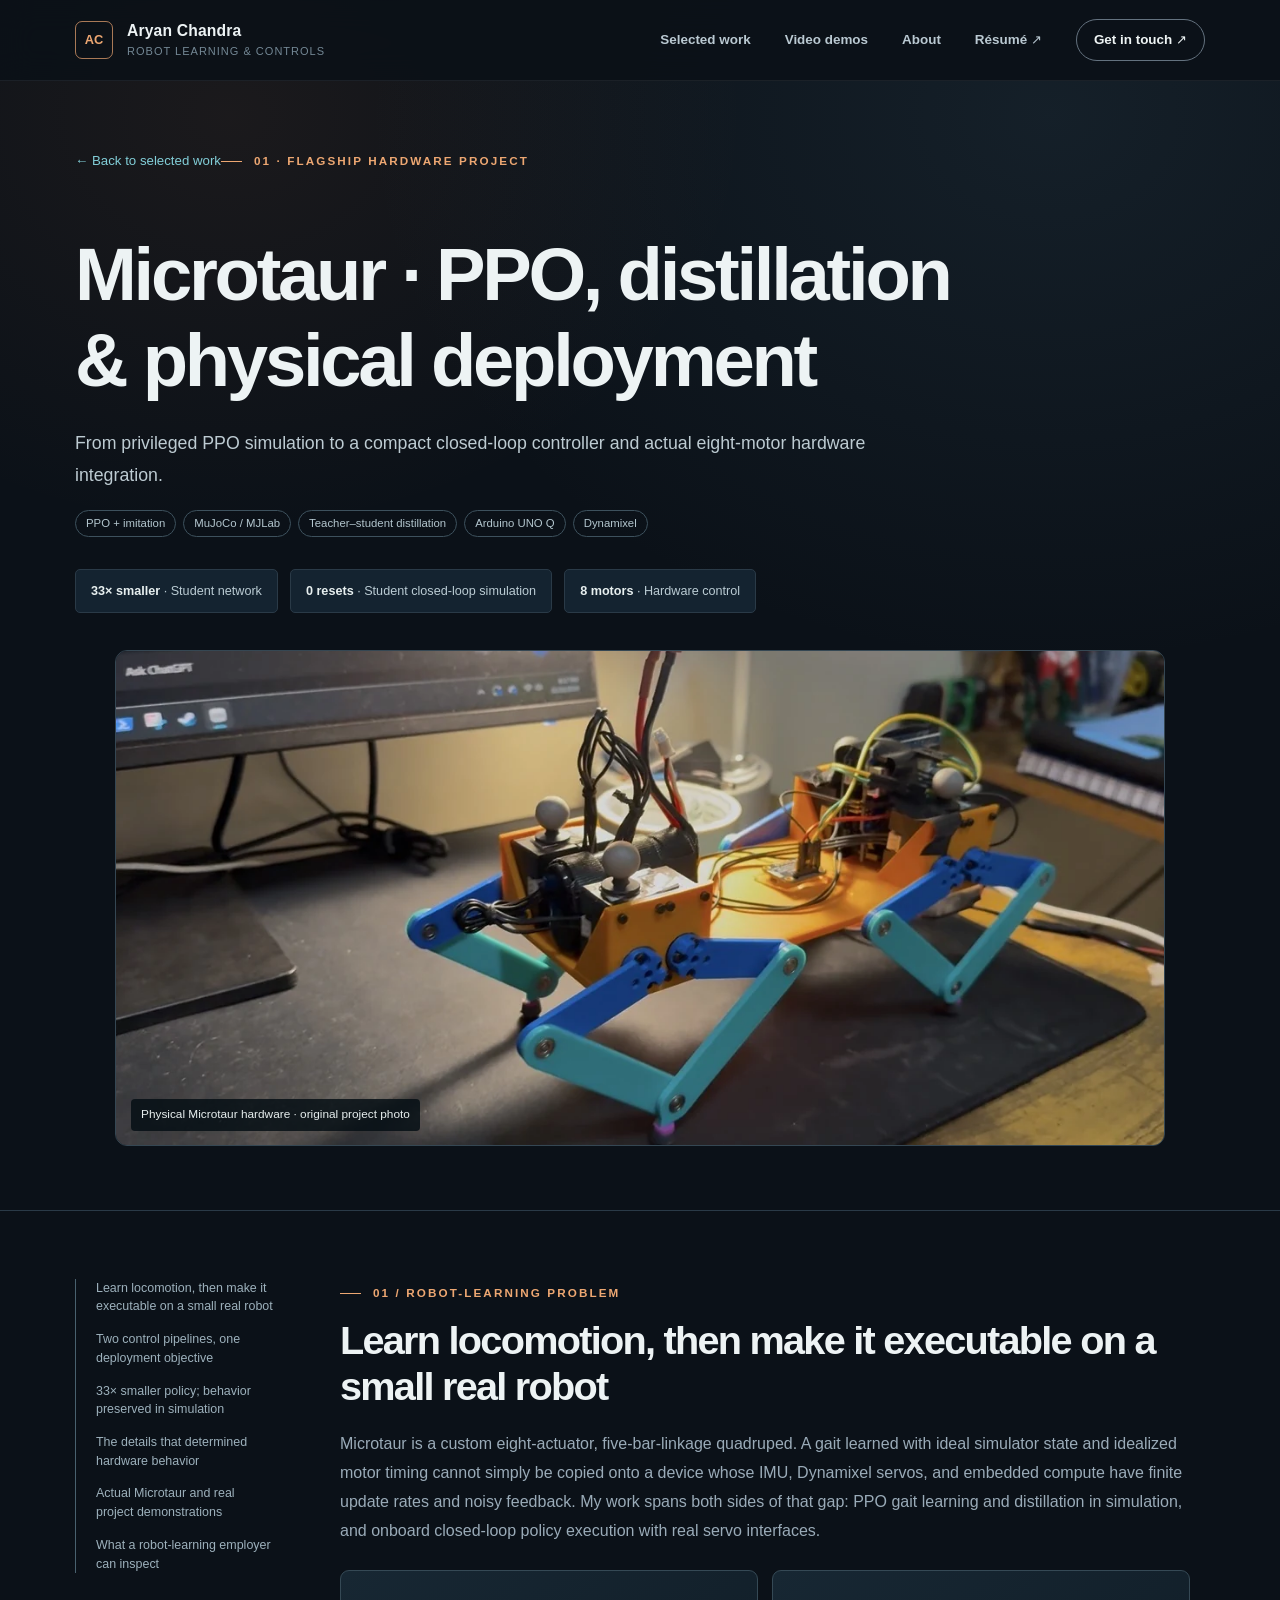
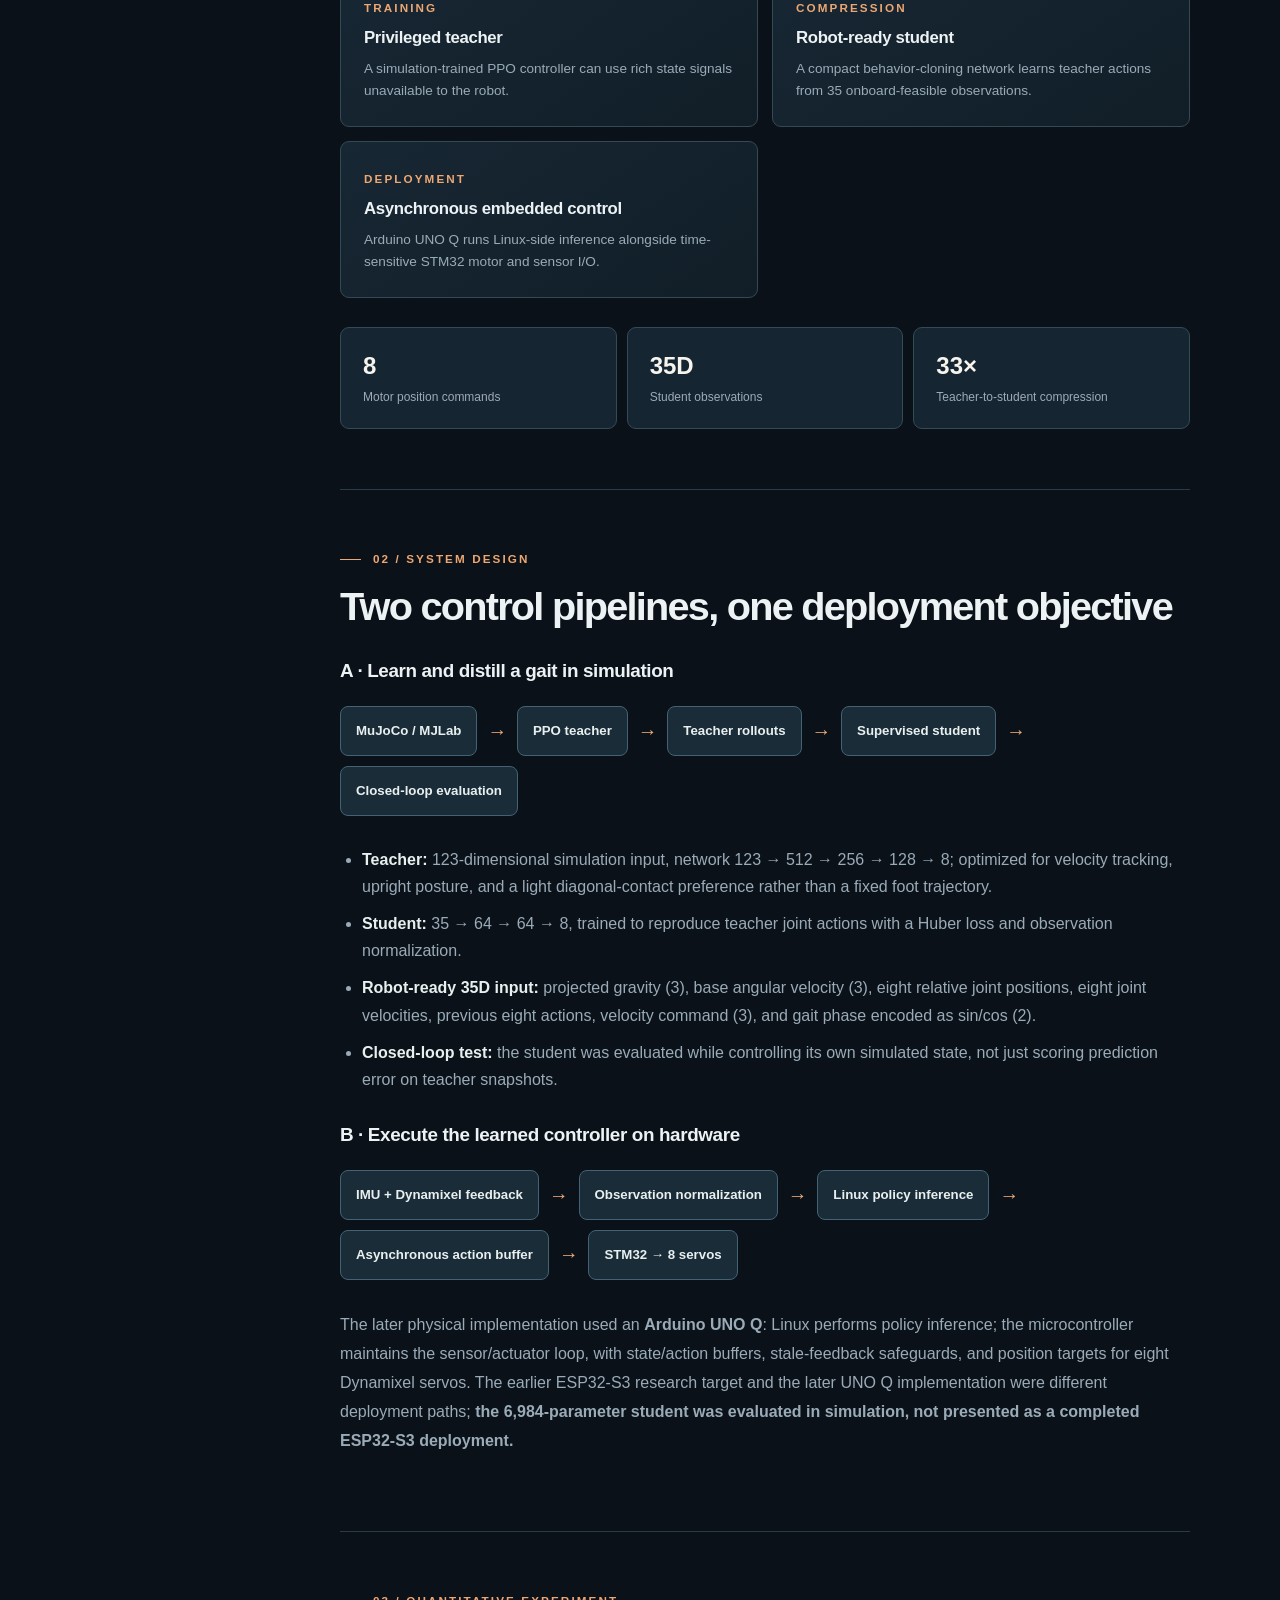
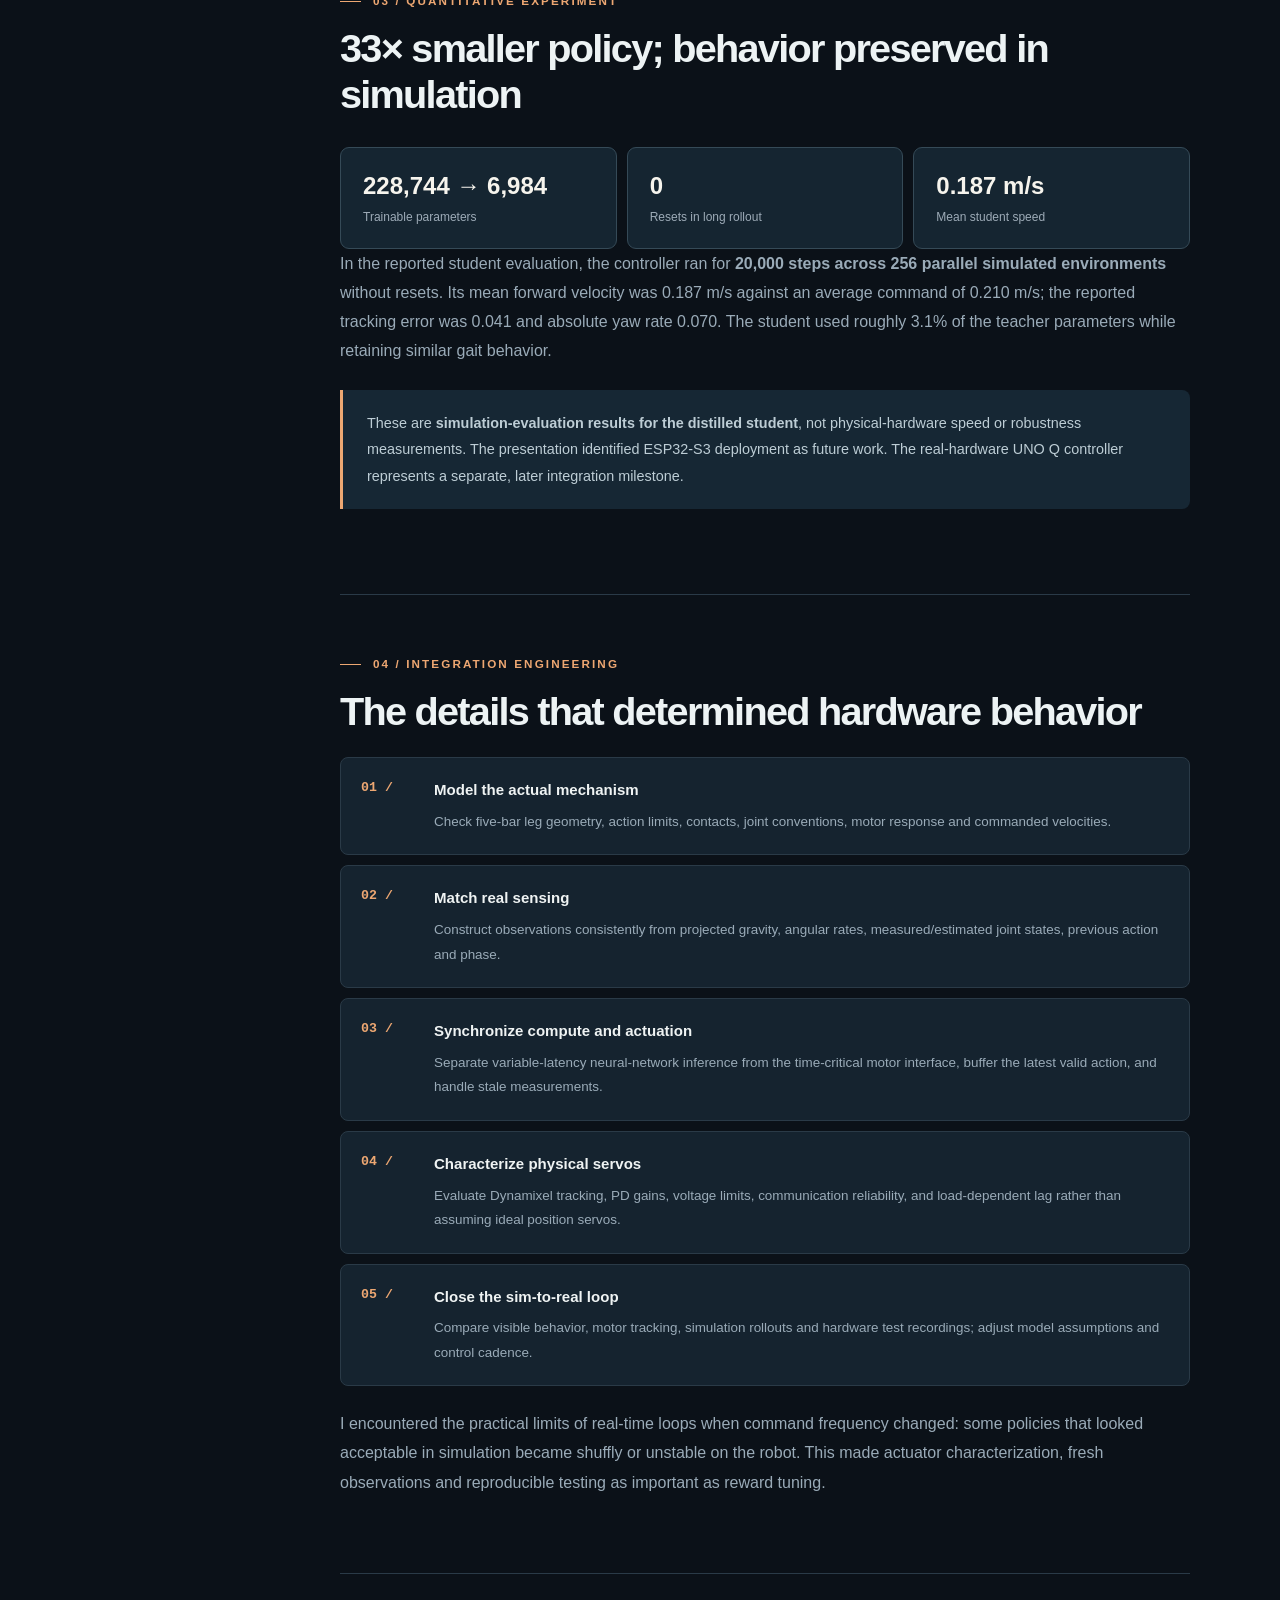
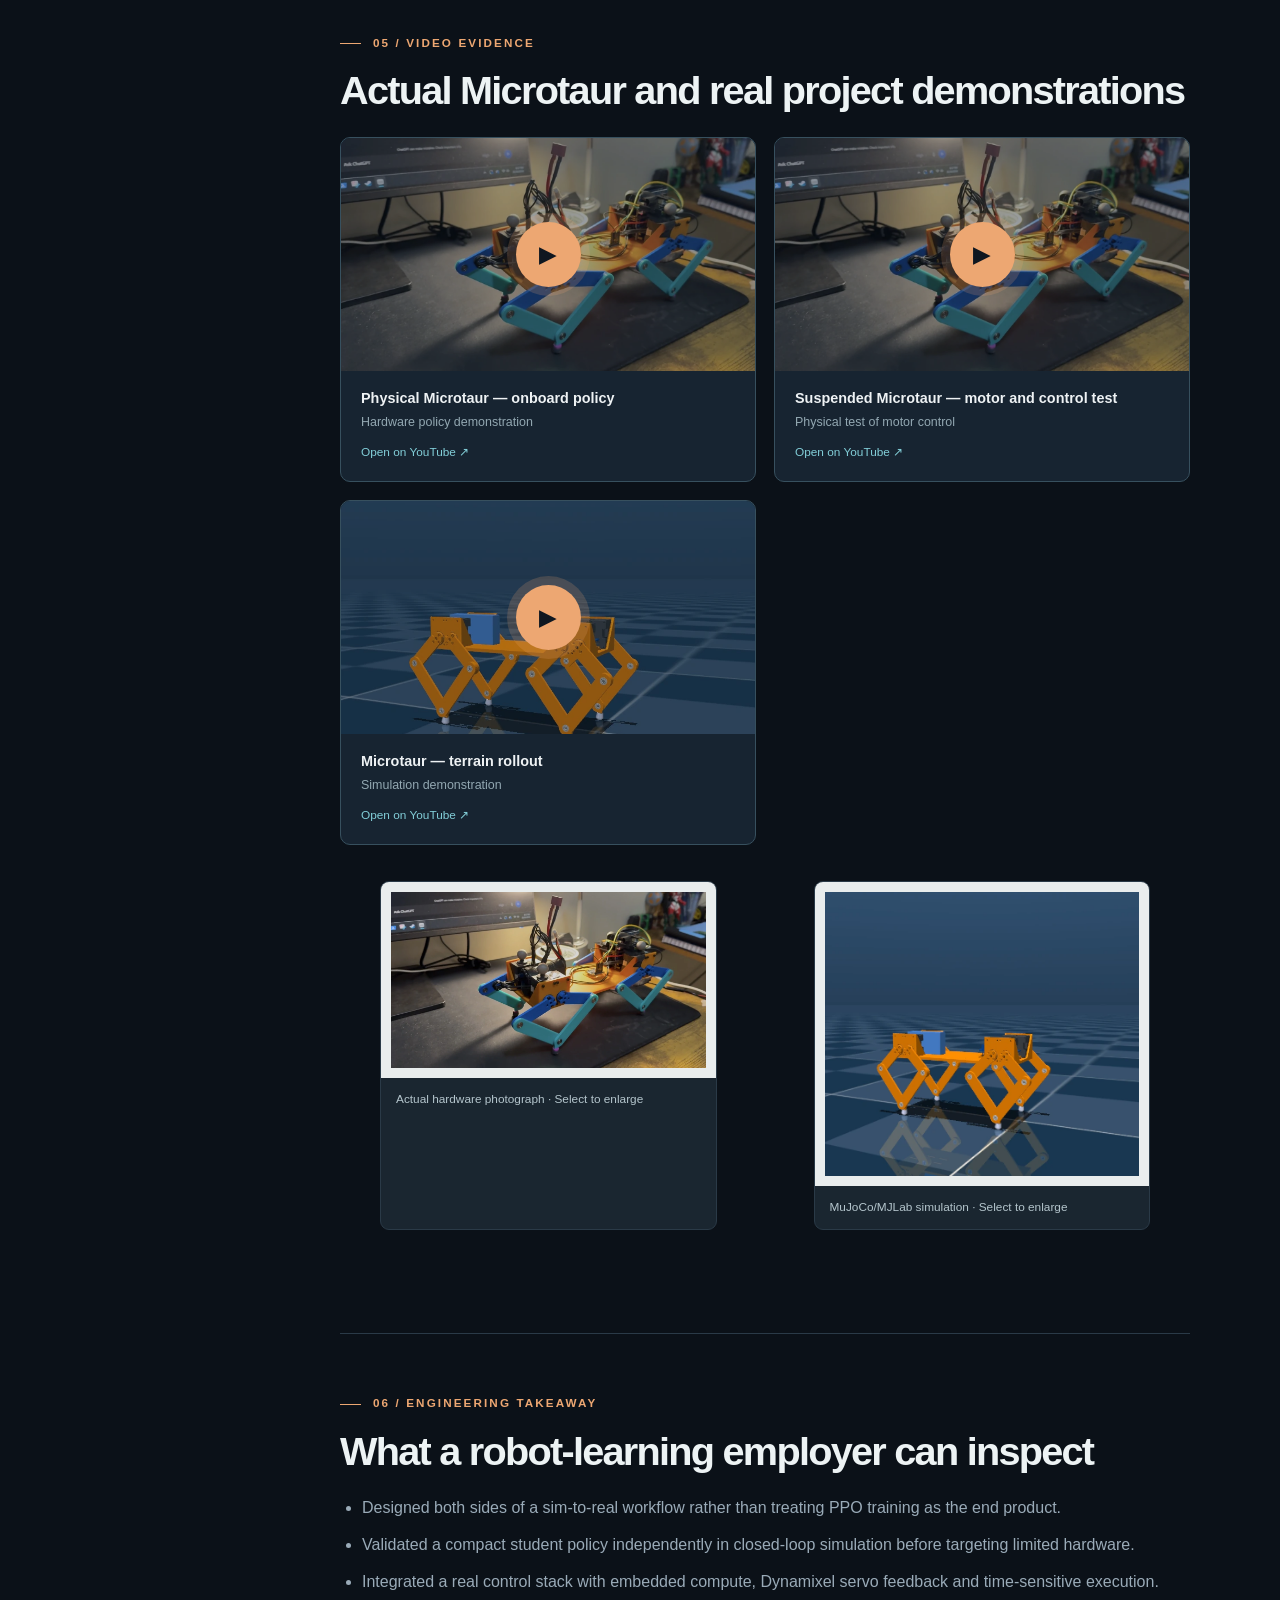
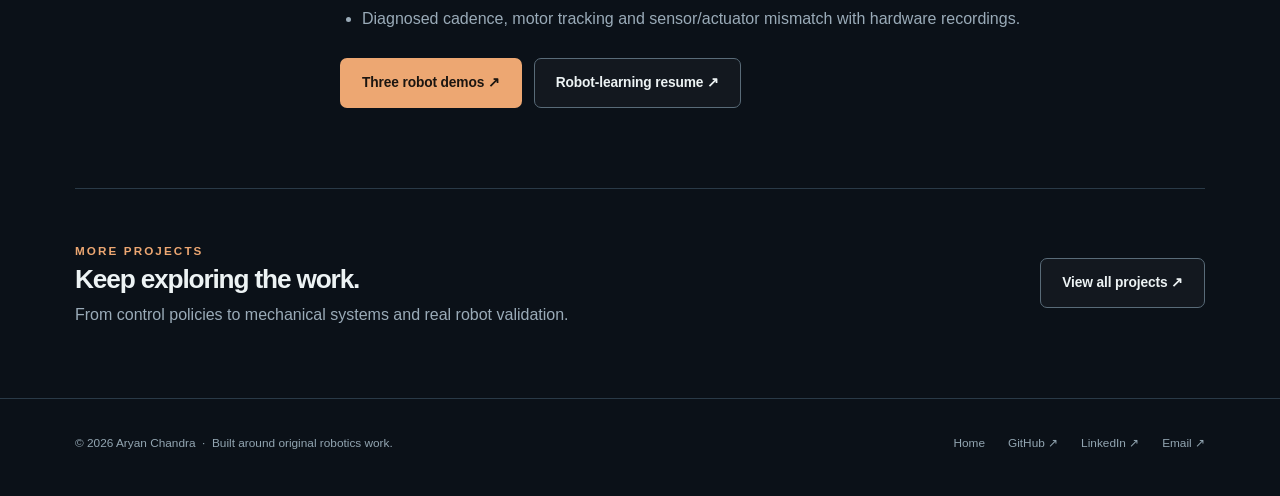
<file: projects/microtaur.html>
<!DOCTYPE html>

<html lang="en"><head><meta charset="utf-8"/><meta content="width=device-width,initial-scale=1" name="viewport"/><meta content="#0b1118" name="theme-color"/><meta content="A technical case study of PPO locomotion, a 33x smaller student network and Arduino UNO Q closed-loop deployment on a custom eight-motor Microtaur." name="description"/><meta content="website" property="og:type"/><meta content="Microtaur · PPO, distillation &amp; physical deployment | Aryan Chandra" property="og:title"/><meta content="A technical case study of PPO locomotion, a 33x smaller student network and Arduino UNO Q closed-loop deployment on a custom eight-motor Microtaur." property="og:description"/><meta content="../assets/images/microtaur-hardware.webp" property="og:image"/><meta content="dark" name="color-scheme"/><link href="../assets/favicon.svg" rel="icon" type="image/svg+xml"/><link href="../assets/site.css?v=2026-10-20-v4" rel="stylesheet"/><title>Microtaur · PPO, distillation &amp; physical deployment | Aryan Chandra</title><meta content="2026-10-20-v4" name="portfolio-build"/></head><body><header class="site-header"><div class="container nav-wrap"><a aria-label="Aryan Chandra home" class="brand" href="../index.html"><span class="monogram">AC</span><span>Aryan Chandra<small>Robot learning &amp; controls</small></span></a><button aria-controls="nav-menu" aria-expanded="false" class="mobile-toggle" id="mobile-toggle">Menu</button><nav aria-label="Primary navigation" class="nav-links" id="nav-menu"><a href="../index.html#projects">Selected work</a><a href="../index.html#demos">Video demos</a><a href="../index.html#background">About</a><a href="../assets/Aryan_Chandra_Resume.pdf" rel="noopener" target="_blank">Résumé ↗</a><a class="contact-pill" href="mailto:aryanc2@andrew.cmu.edu">Get in touch ↗</a></nav></div></header><main><section class="page-top"><div class="container"><a class="back-link" href="../index.html#projects">← Back to selected work</a><span class="eyebrow">01 · Flagship hardware project</span><h1 class="page-title">Microtaur · PPO, distillation &amp; physical deployment</h1><p class="page-lede">From privileged PPO simulation to a compact closed-loop controller and actual eight-motor hardware integration.</p><div class="tags"><span class="tag">PPO + imitation</span><span class="tag">MuJoCo / MJLab</span><span class="tag">Teacher–student distillation</span><span class="tag">Arduino UNO Q</span><span class="tag">Dynamixel</span></div><div class="page-quick"><span><strong>33× smaller</strong> · Student network</span><span><strong>0 resets</strong> · Student closed-loop simulation</span><span><strong>8 motors</strong> · Hardware control</span></div><figure class="project-hero-image"><img alt="Actual orange-and-teal physical Microtaur quadruped robot on a lab workbench" fetchpriority="high" src="../assets/images/microtaur-hardware.webp"/><figcaption>Physical Microtaur hardware · original project photo</figcaption></figure></div></section><section class="section-border" style="padding:68px 0 10px"><div class="container article-wrap"><aside aria-label="On this page" class="sticky-index"><a href="#problem">Learn locomotion, then make it executable on a small real robot</a><a href="#architecture">Two control pipelines, one deployment objective</a><a href="#evaluation">33× smaller policy; behavior preserved in simulation</a><a href="#engineering">The details that determined hardware behavior</a><a href="#demos">Actual Microtaur and real project demonstrations</a><a href="#takeaways">What a robot-learning employer can inspect</a></aside><article class="article-body"><section id="problem"><span class="eyebrow">01 / Robot-learning problem</span><h2>Learn locomotion, then make it executable on a small real robot</h2><p>Microtaur is a custom eight-actuator, five-bar-linkage quadruped. A gait learned with ideal simulator state and idealized motor timing cannot simply be copied onto a device whose IMU, Dynamixel servos, and embedded compute have finite update rates and noisy feedback. My work spans both sides of that gap: PPO gait learning and distillation in simulation, and onboard closed-loop policy execution with real servo interfaces.</p><div class="detail-grid"><div class="detail-card"><span class="mini-label">Training</span><h3>Privileged teacher</h3><p>A simulation-trained PPO controller can use rich state signals unavailable to the robot.</p></div><div class="detail-card"><span class="mini-label">Compression</span><h3>Robot-ready student</h3><p>A compact behavior-cloning network learns teacher actions from 35 onboard-feasible observations.</p></div><div class="detail-card"><span class="mini-label">Deployment</span><h3>Asynchronous embedded control</h3><p>Arduino UNO Q runs Linux-side inference alongside time-sensitive STM32 motor and sensor I/O.</p></div></div><div class="fact-bar"><div class="fact"><strong>8</strong><span>Motor position commands</span></div><div class="fact"><strong>35D</strong><span>Student observations</span></div><div class="fact"><strong>33×</strong><span>Teacher-to-student compression</span></div></div></section><section id="architecture"><span class="eyebrow">02 / System design</span><h2>Two control pipelines, one deployment objective</h2><h3>A · Learn and distill a gait in simulation</h3><div class="research-flow"><span>MuJoCo / MJLab</span><b>→</b><span>PPO teacher</span><b>→</b><span>Teacher rollouts</span><b>→</b><span>Supervised student</span><b>→</b><span>Closed-loop evaluation</span></div><ul><li><strong>Teacher:</strong> 123-dimensional simulation input, network 123 → 512 → 256 → 128 → 8; optimized for velocity tracking, upright posture, and a light diagonal-contact preference rather than a fixed foot trajectory.</li><li><strong>Student:</strong> 35 → 64 → 64 → 8, trained to reproduce teacher joint actions with a Huber loss and observation normalization.</li><li><strong>Robot-ready 35D input:</strong> projected gravity (3), base angular velocity (3), eight relative joint positions, eight joint velocities, previous eight actions, velocity command (3), and gait phase encoded as sin/cos (2).</li><li><strong>Closed-loop test:</strong> the student was evaluated while controlling its own simulated state, not just scoring prediction error on teacher snapshots.</li></ul><h3>B · Execute the learned controller on hardware</h3><div class="research-flow"><span>IMU + Dynamixel feedback</span><b>→</b><span>Observation normalization</span><b>→</b><span>Linux policy inference</span><b>→</b><span>Asynchronous action buffer</span><b>→</b><span>STM32 → 8 servos</span></div><p>The later physical implementation used an <strong>Arduino UNO Q</strong>: Linux performs policy inference; the microcontroller maintains the sensor/actuator loop, with state/action buffers, stale-feedback safeguards, and position targets for eight Dynamixel servos. The earlier ESP32-S3 research target and the later UNO Q implementation were different deployment paths; <strong>the 6,984-parameter student was evaluated in simulation, not presented as a completed ESP32-S3 deployment.</strong></p></section><section id="evaluation"><span class="eyebrow">03 / Quantitative experiment</span><h2>33× smaller policy; behavior preserved in simulation</h2><div class="fact-bar"><div class="fact"><strong>228,744 → 6,984</strong><span>Trainable parameters</span></div><div class="fact"><strong>0</strong><span>Resets in long rollout</span></div><div class="fact"><strong>0.187 m/s</strong><span>Mean student speed</span></div></div><p>In the reported student evaluation, the controller ran for <strong>20,000 steps across 256 parallel simulated environments</strong> without resets. Its mean forward velocity was 0.187 m/s against an average command of 0.210 m/s; the reported tracking error was 0.041 and absolute yaw rate 0.070. The student used roughly 3.1% of the teacher parameters while retaining similar gait behavior.</p><div class="callout"><p>These are <strong>simulation-evaluation results for the distilled student</strong>, not physical-hardware speed or robustness measurements. The presentation identified ESP32-S3 deployment as future work. The real-hardware UNO Q controller represents a separate, later integration milestone.</p></div></section><section id="engineering"><span class="eyebrow">04 / Integration engineering</span><h2>The details that determined hardware behavior</h2><div class="steps"><div class="step"><span class="step-num">01 /</span><div><strong>Model the actual mechanism</strong><p>Check five-bar leg geometry, action limits, contacts, joint conventions, motor response and commanded velocities.</p></div></div><div class="step"><span class="step-num">02 /</span><div><strong>Match real sensing</strong><p>Construct observations consistently from projected gravity, angular rates, measured/estimated joint states, previous action and phase.</p></div></div><div class="step"><span class="step-num">03 /</span><div><strong>Synchronize compute and actuation</strong><p>Separate variable-latency neural-network inference from the time-critical motor interface, buffer the latest valid action, and handle stale measurements.</p></div></div><div class="step"><span class="step-num">04 /</span><div><strong>Characterize physical servos</strong><p>Evaluate Dynamixel tracking, PD gains, voltage limits, communication reliability, and load-dependent lag rather than assuming ideal position servos.</p></div></div><div class="step"><span class="step-num">05 /</span><div><strong>Close the sim-to-real loop</strong><p>Compare visible behavior, motor tracking, simulation rollouts and hardware test recordings; adjust model assumptions and control cadence.</p></div></div></div><p>I encountered the practical limits of real-time loops when command frequency changed: some policies that looked acceptable in simulation became shuffly or unstable on the robot. This made actuator characterization, fresh observations and reproducible testing as important as reward tuning.</p></section><section id="demos"><span class="eyebrow">05 / Video evidence</span><h2>Actual Microtaur and real project demonstrations</h2><div class="video-grid"><div class="video-card"><div class="video-player" data-video-id="cYs2VmbA4Uo"><img alt="Physical Microtaur — onboard policy" loading="lazy" src="../assets/images/microtaur-hardware.webp"/><button aria-label="Play Physical Microtaur — onboard policy"><span>▶</span></button></div><div class="video-meta"><strong>Physical Microtaur — onboard policy</strong><small>Hardware policy demonstration</small><a href="https://youtu.be/cYs2VmbA4Uo" rel="noopener" target="_blank">Open on YouTube ↗</a></div></div><div class="video-card"><div class="video-player" data-video-id="h3OJZShvm-o"><img alt="Suspended Microtaur — motor and control test" loading="lazy" src="../assets/images/microtaur-hardware.webp"/><button aria-label="Play Suspended Microtaur — motor and control test"><span>▶</span></button></div><div class="video-meta"><strong>Suspended Microtaur — motor and control test</strong><small>Physical test of motor control</small><a href="https://youtu.be/h3OJZShvm-o" rel="noopener" target="_blank">Open on YouTube ↗</a></div></div><div class="video-card"><div class="video-player" data-video-id="h_wq0EA9ugI"><img alt="Microtaur — terrain rollout" loading="lazy" src="../assets/images/microtaur-simulation.webp"/><button aria-label="Play Microtaur — terrain rollout"><span>▶</span></button></div><div class="video-meta"><strong>Microtaur — terrain rollout</strong><small>Simulation demonstration</small><a href="https://youtu.be/h_wq0EA9ugI" rel="noopener" target="_blank">Open on YouTube ↗</a></div></div></div><div class="media-grid"><figure class="media-item"><a href="../assets/images/microtaur-hardware.webp" rel="noopener" target="_blank"><img alt="Physical orange blue and teal Microtaur on workbench" loading="lazy" src="../assets/images/microtaur-hardware.webp"/></a><figcaption>Actual hardware photograph · Select to enlarge</figcaption></figure><figure class="media-item"><a href="../assets/images/microtaur-simulation.webp" rel="noopener" target="_blank"><img alt="Orange simulated Microtaur" loading="lazy" src="../assets/images/microtaur-simulation.webp"/></a><figcaption>MuJoCo/MJLab simulation · Select to enlarge</figcaption></figure></div></section><section id="takeaways"><span class="eyebrow">06 / Engineering takeaway</span><h2>What a robot-learning employer can inspect</h2><ul><li>Designed both sides of a sim-to-real workflow rather than treating PPO training as the end product.</li><li>Validated a compact student policy independently in closed-loop simulation before targeting limited hardware.</li><li>Integrated a real control stack with embedded compute, Dynamixel servo feedback and time-sensitive execution.</li><li>Diagnosed cadence, motor tracking and sensor/actuator mismatch with hardware recordings.</li></ul><div class="btn-row case-links"><a class="btn btn-primary" href="https://youtu.be/cYs2VmbA4Uo" rel="noopener noreferrer" target="_blank">Three robot demos ↗</a><a class="btn btn-outline" href="../assets/Aryan_Chandra_Resume.pdf" rel="noopener noreferrer" target="_blank">Robot-learning resume ↗</a></div></section></article></div></section><div class="container"><div class="related"><div><span class="mini-label">More projects</span><h3>Keep exploring the work.</h3><p>From control policies to mechanical systems and real robot validation.</p></div><a class="btn btn-outline" href="../index.html#projects">View all projects ↗</a></div></div></main><footer class="site-footer"><div class="container footer-layout"><div>© <span id="year">2026</span> Aryan Chandra  ·  Built around original robotics work.</div><div class="footer-links"><a href="../index.html">Home</a><a href="https://github.com/aryan-chandra-cmu" rel="noopener" target="_blank">GitHub ↗</a><a href="https://www.linkedin.com/in/aryan-chandra-aa24411ba/" rel="noopener" target="_blank">LinkedIn ↗</a><a href="mailto:aryanc2@andrew.cmu.edu">Email ↗</a></div></div></footer><script defer="" src="../assets/site.js?v=2026-10-20-v4"></script></body></html>
</file>
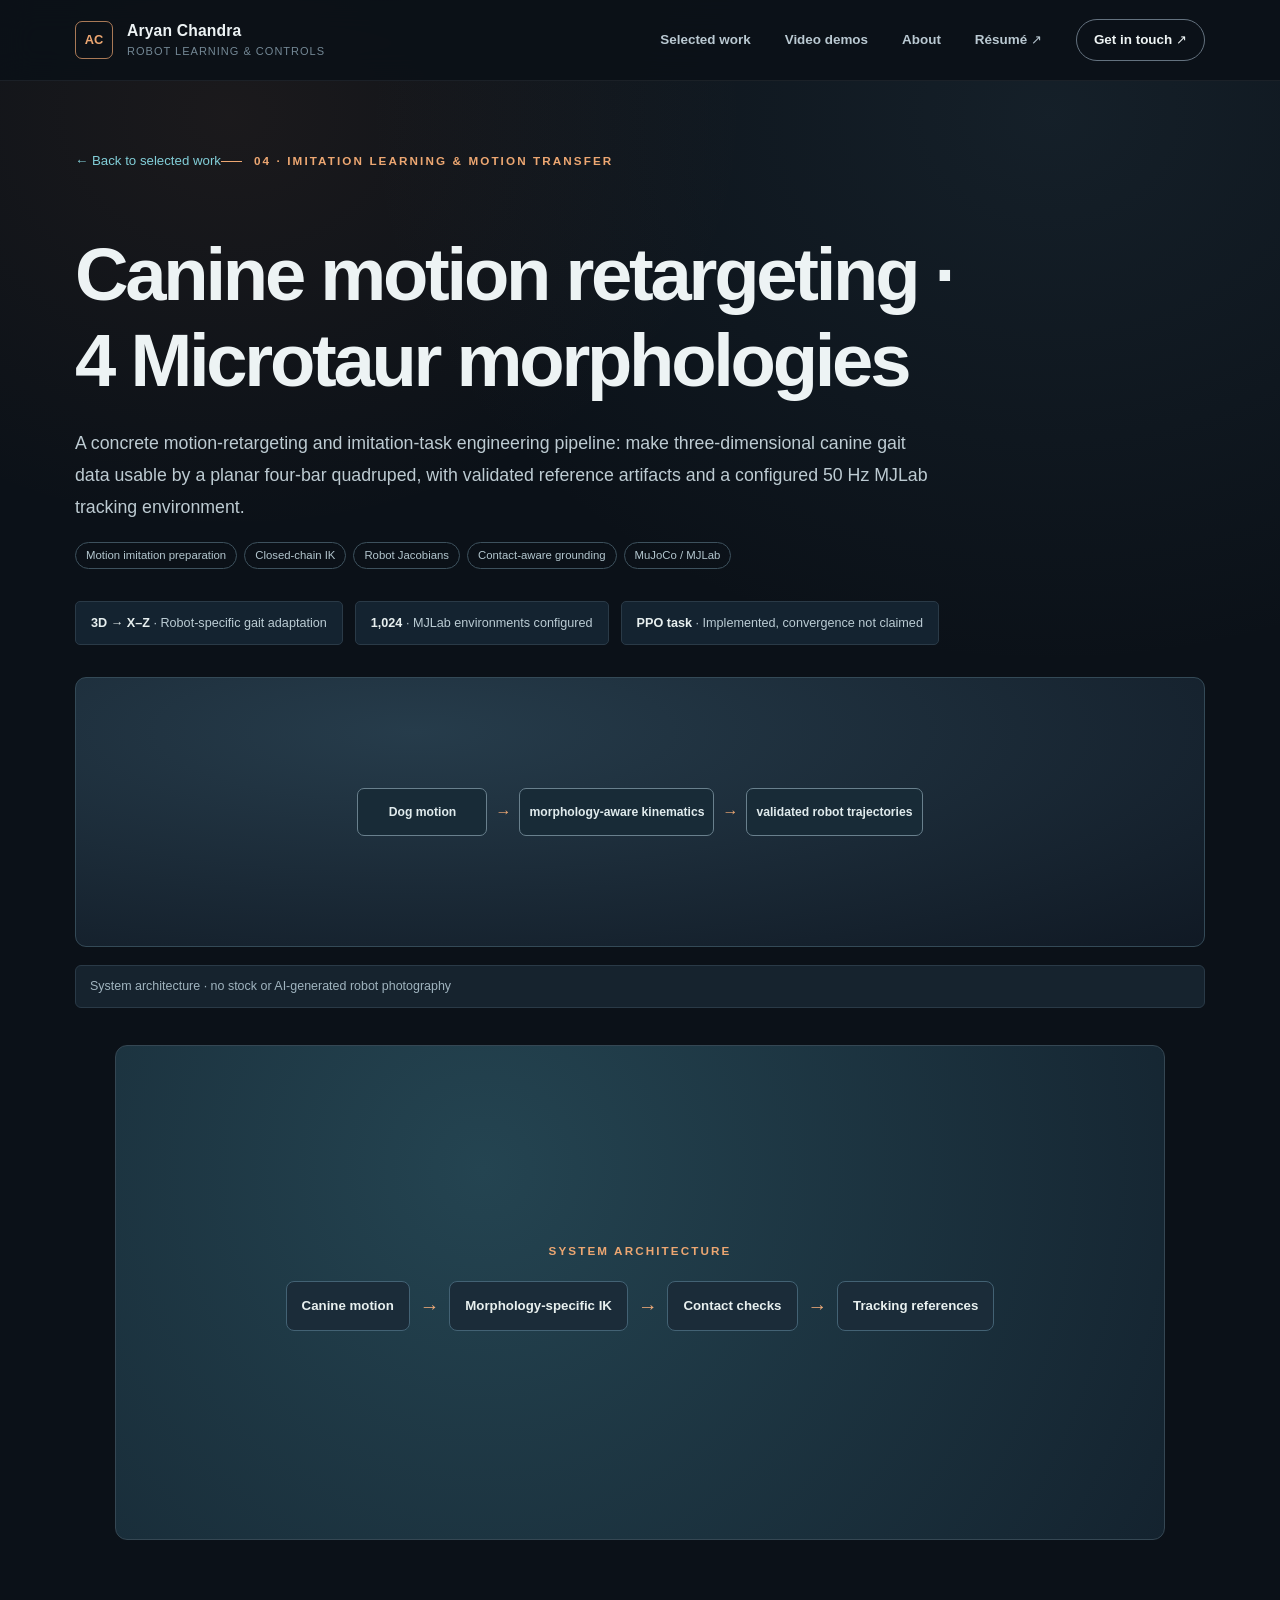
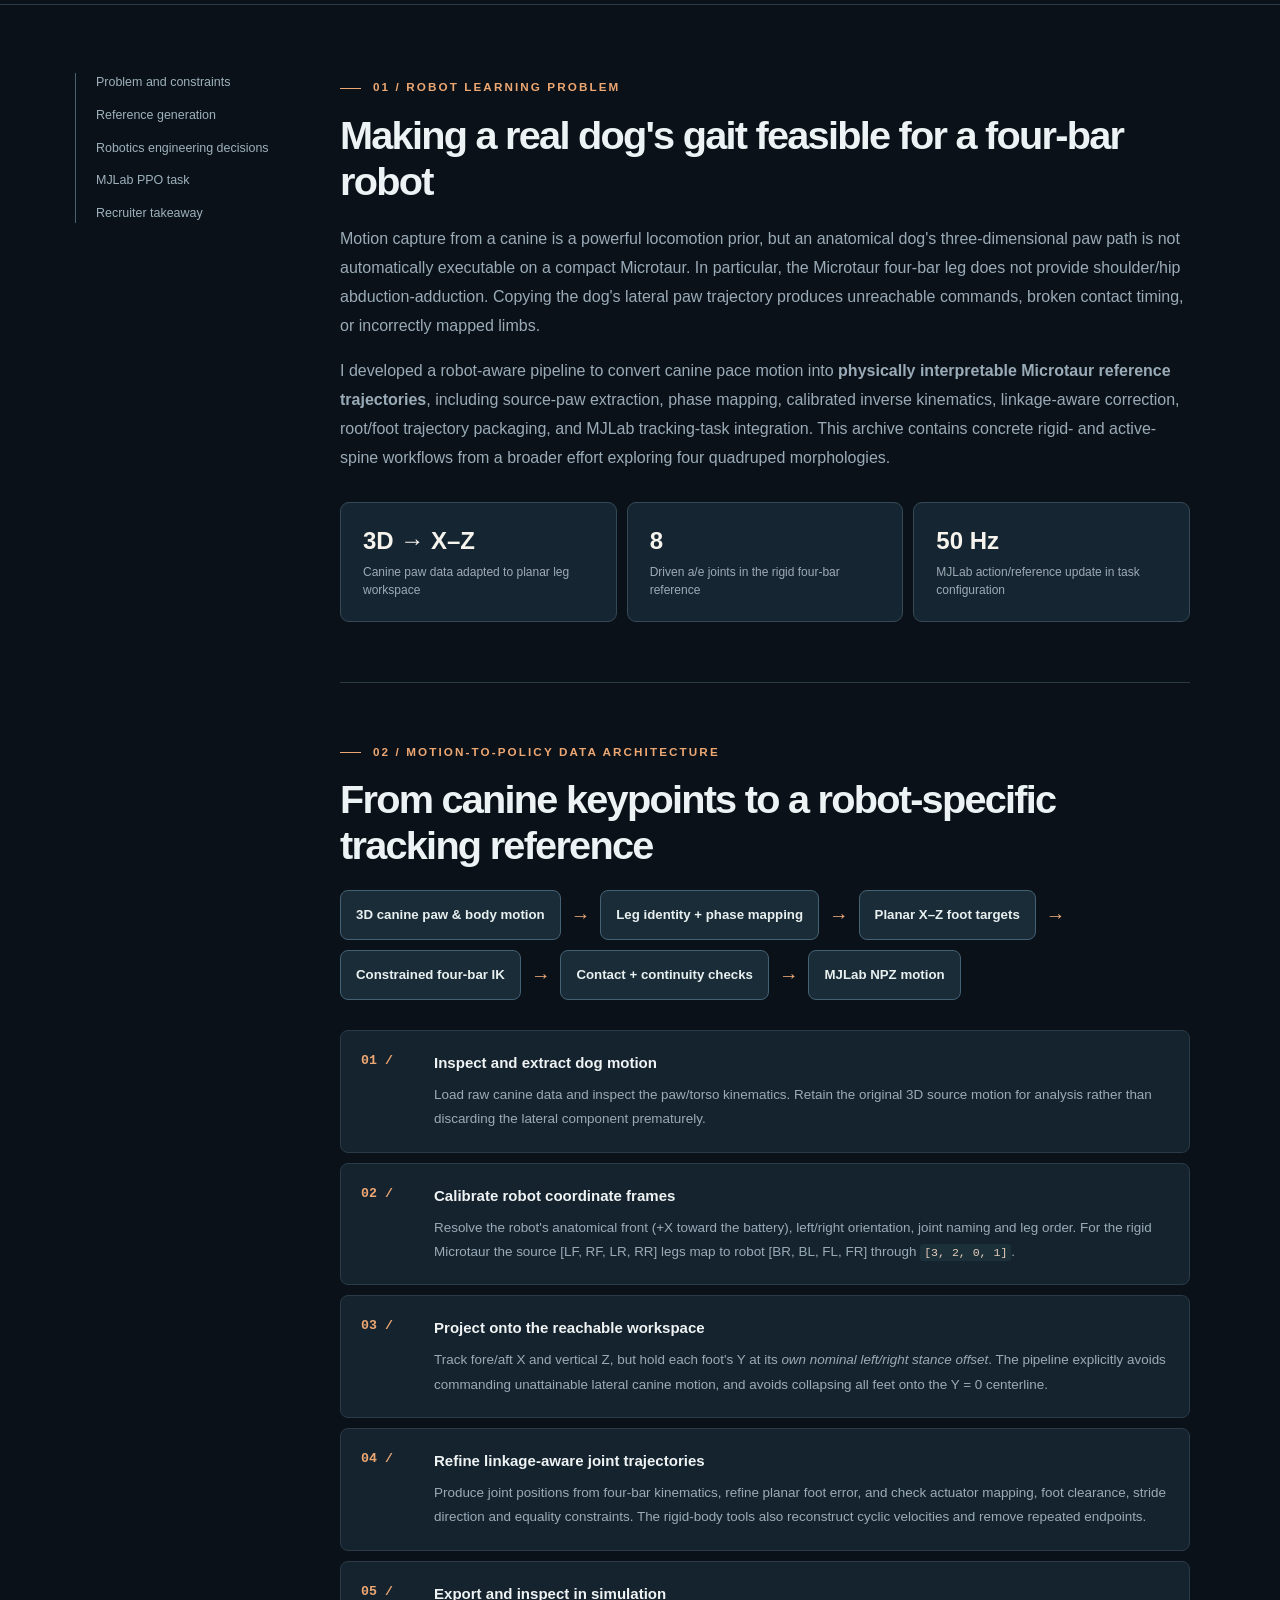
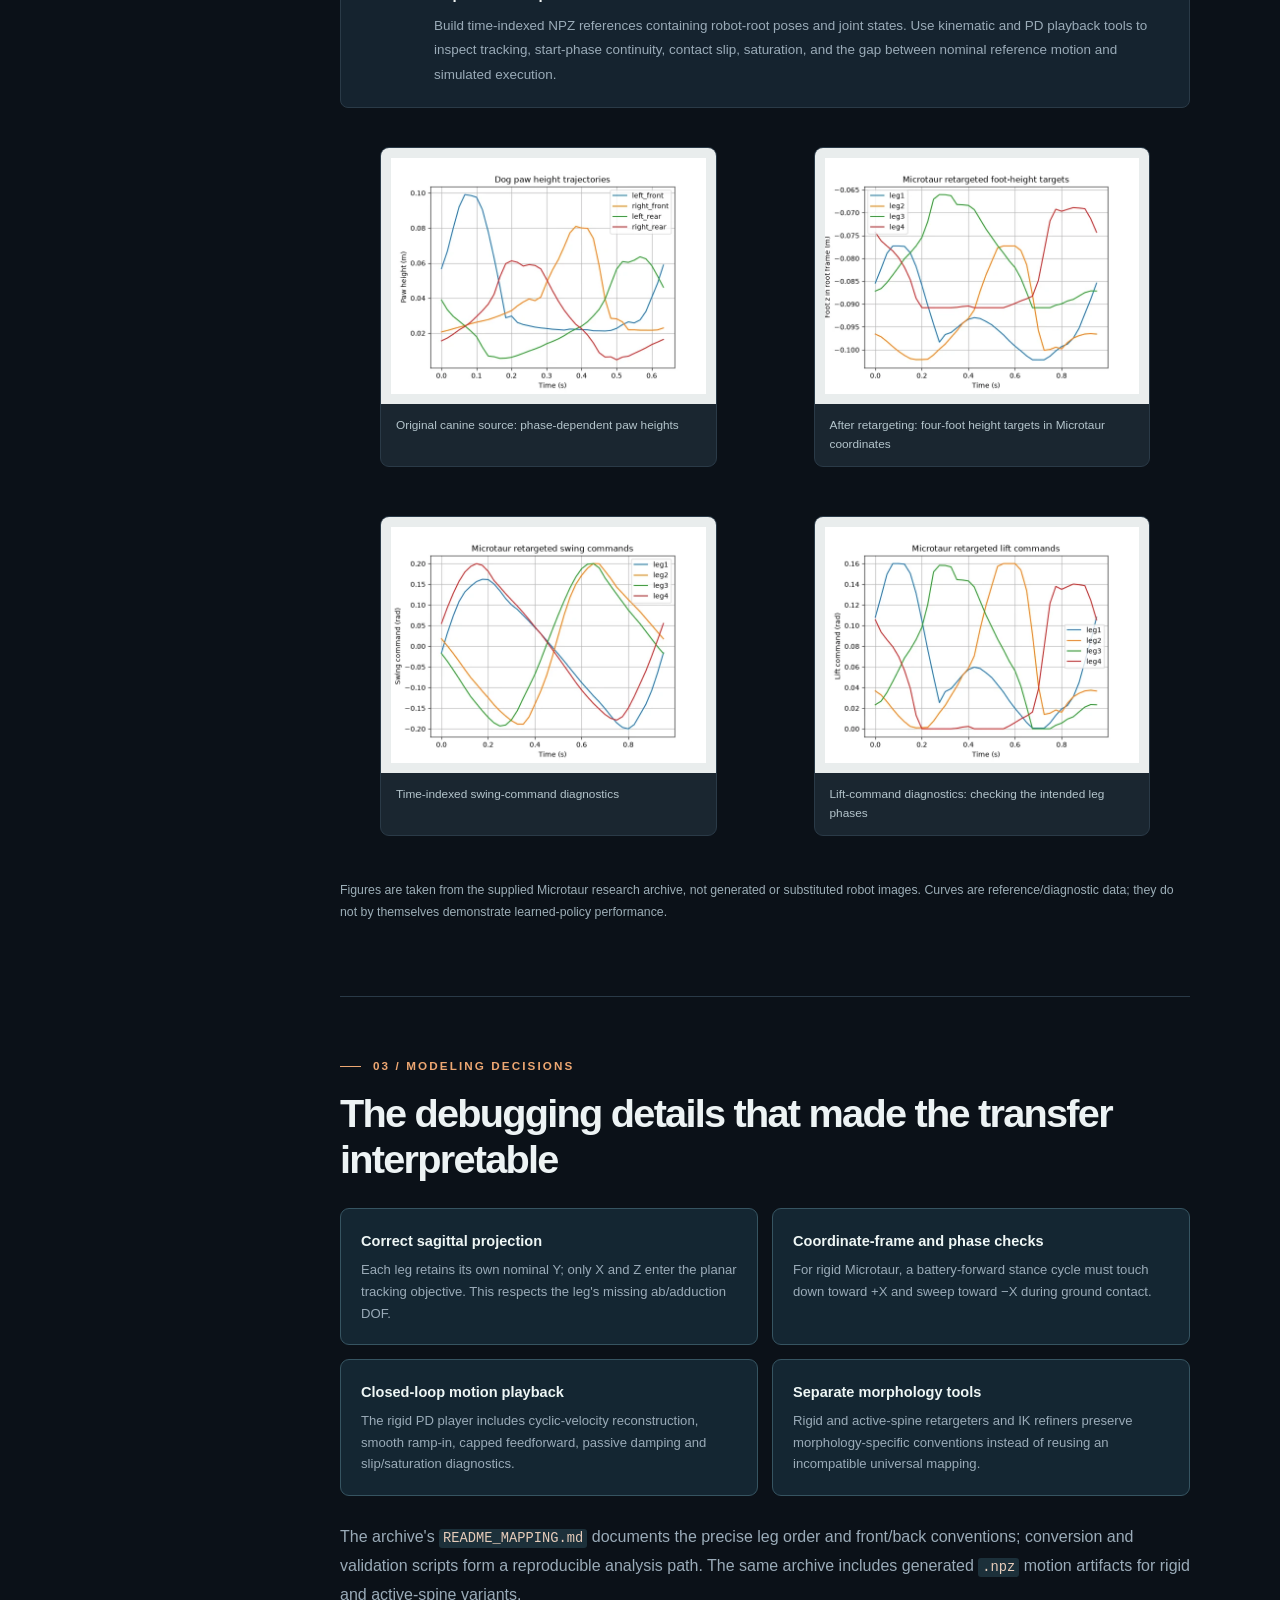
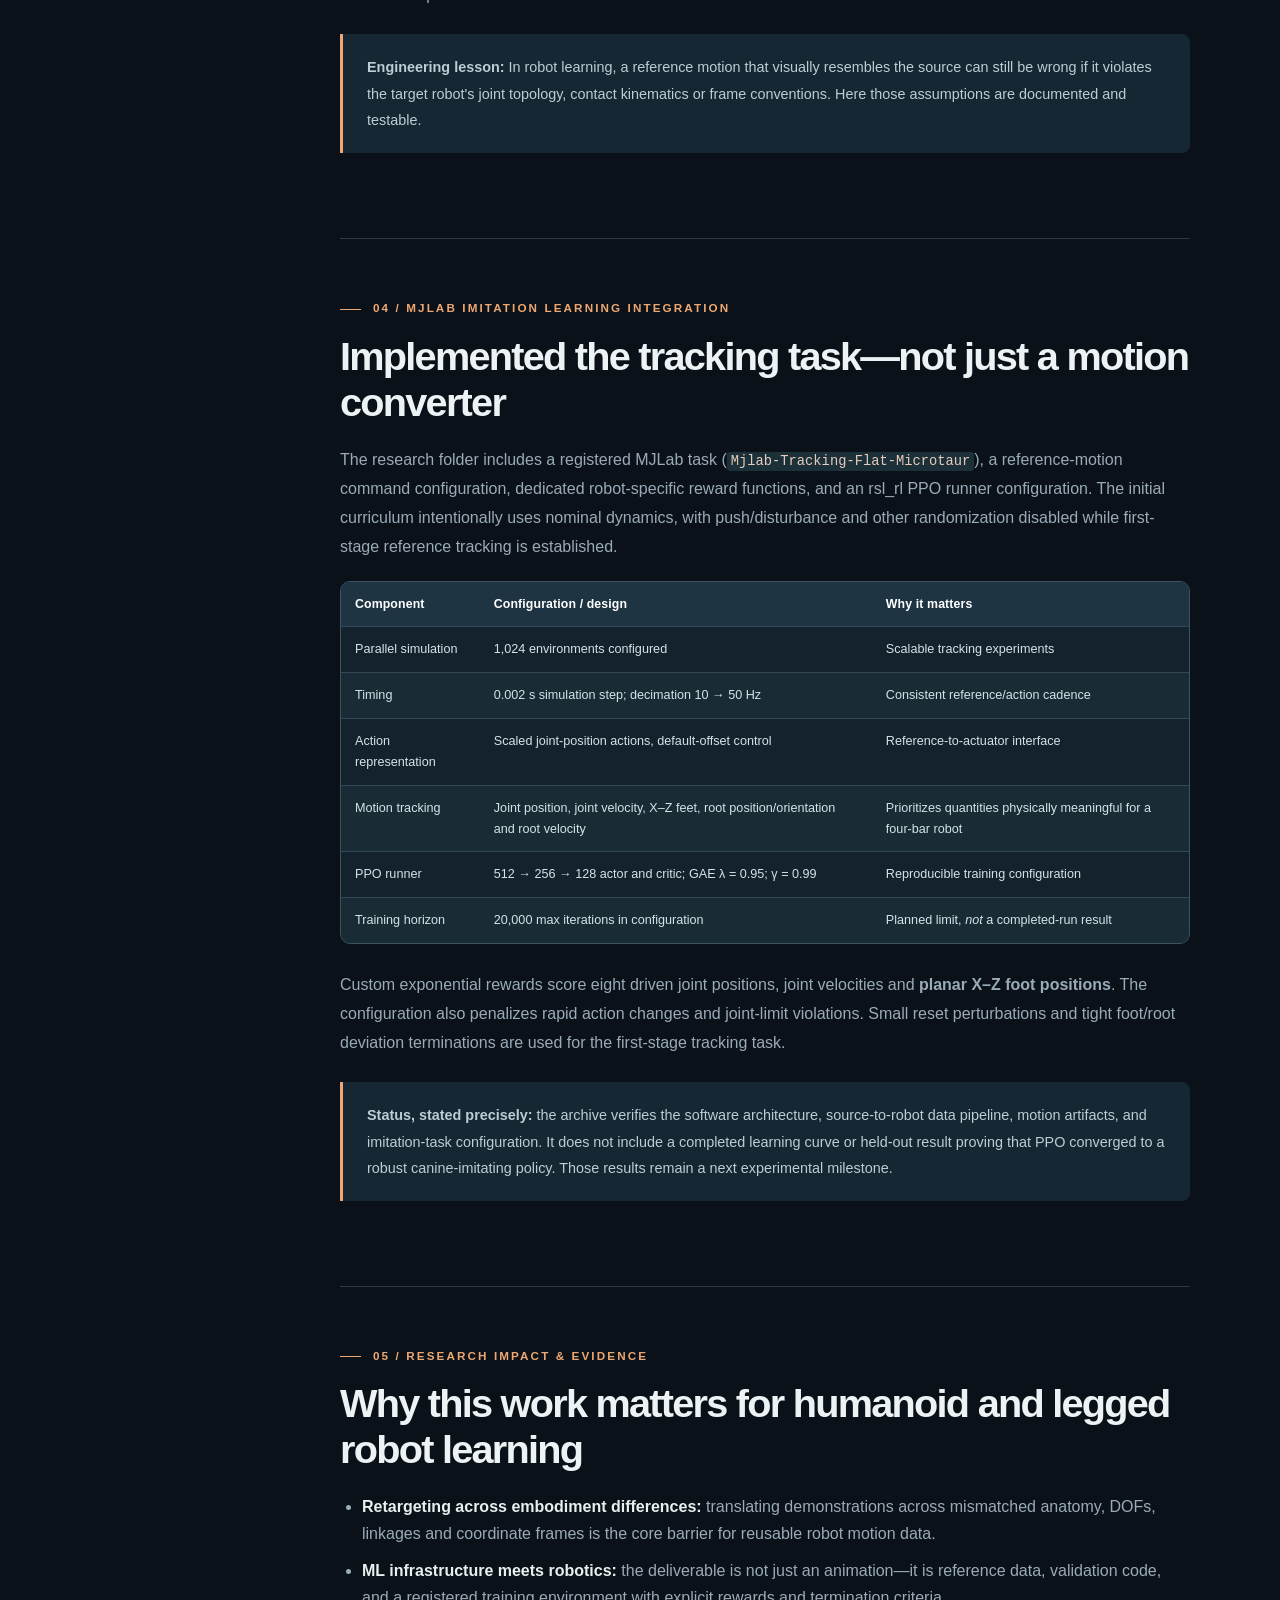
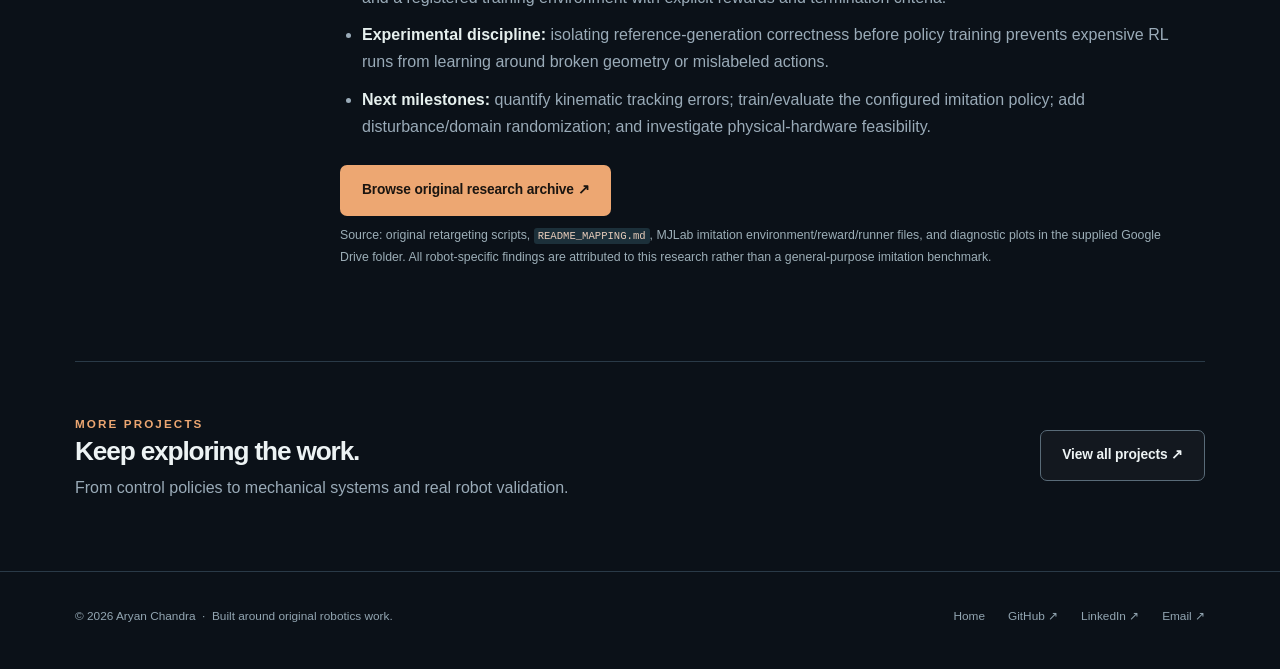
<file: projects/motion-retargeting.html>
<!DOCTYPE html>

<html lang="en"><head><meta charset="utf-8"/><meta content="width=device-width,initial-scale=1" name="viewport"/><meta content="#0b1118" name="theme-color"/><meta content="Engineering case study of canine motion extraction, planar four-bar retargeting, inverse kinematics, 50 Hz MJLab reference conversion and PPO tracking-task configuration." name="description"/><meta content="website" property="og:type"/><meta content="Canine gait retargeting &amp; MJLab imitation task · Aryan Chandra" property="og:title"/><meta content="Engineering case study of canine motion extraction, planar four-bar retargeting, inverse kinematics, 50 Hz MJLab reference conversion and PPO tracking-task configuration." property="og:description"/><meta content="../assets/images/microtaur-hardware.webp" property="og:image"/><meta content="dark" name="color-scheme"/><link href="../assets/favicon.svg" rel="icon" type="image/svg+xml"/><link href="../assets/site.css?v=2026-10-20-v4" rel="stylesheet"/><title>Canine gait retargeting &amp; MJLab imitation task · Aryan Chandra</title><meta content="2026-10-20-v4" name="portfolio-build"/></head><body><header class="site-header"><div class="container nav-wrap"><a aria-label="Aryan Chandra home" class="brand" href="../index.html"><span class="monogram">AC</span><span>Aryan Chandra<small>Robot learning &amp; controls</small></span></a><button aria-controls="nav-menu" aria-expanded="false" class="mobile-toggle" id="mobile-toggle">Menu</button><nav aria-label="Primary navigation" class="nav-links" id="nav-menu"><a href="../index.html#projects">Selected work</a><a href="../index.html#demos">Video demos</a><a href="../index.html#background">About</a><a href="../assets/Aryan_Chandra_Resume.pdf" rel="noopener" target="_blank">Résumé ↗</a><a class="contact-pill" href="mailto:aryanc2@andrew.cmu.edu">Get in touch ↗</a></nav></div></header><main><section class="page-top"><div class="container"><a class="back-link" href="../index.html#projects">← Back to selected work</a><span class="eyebrow">04 · Imitation learning &amp; motion transfer</span><h1 class="page-title">Canine motion retargeting · 4 Microtaur morphologies</h1><p class="page-lede">A concrete motion-retargeting and imitation-task engineering pipeline: make three-dimensional canine gait data usable by a planar four-bar quadruped, with validated reference artifacts and a configured 50 Hz MJLab tracking environment.</p><div class="tags"><span class="tag">Motion imitation preparation</span><span class="tag">Closed-chain IK</span><span class="tag">Robot Jacobians</span><span class="tag">Contact-aware grounding</span><span class="tag">MuJoCo / MJLab</span></div><div class="page-quick"><span><strong>3D → X–Z</strong> · Robot-specific gait adaptation</span><span><strong>1,024</strong> · MJLab environments configured</span><span><strong>PPO task</strong> · Implemented, convergence not claimed</span></div><div class="diagram-thumb" style="margin-top:32px;min-height:270px;border:1px solid #344a57;border-radius:11px"><span style="max-width:260px;min-width:130px">Dog motion</span><b>→</b><span style="max-width:260px;min-width:130px">morphology-aware kinematics</span><b>→</b><span style="max-width:260px;min-width:130px">validated robot trajectories</span></div><div class="notice">System architecture · no stock or AI-generated robot photography</div><figure class="project-hero-image diagram-hero"><div class="hero-flow-shell"><span class="mini-label">SYSTEM ARCHITECTURE</span><div class="research-flow"><span>Canine motion</span><b>→</b><span>Morphology-specific IK</span><b>→</b><span>Contact checks</span><b>→</b><span>Tracking references</span></div></div></figure></div></section><section class="section-border" style="padding:68px 0 10px"><div class="container article-wrap"><aside aria-label="On this page" class="sticky-index"><a href="#problem">Problem and constraints</a><a href="#pipeline">Reference generation</a><a href="#engineering">Robotics engineering decisions</a><a href="#tracking">MJLab PPO task</a><a href="#impact">Recruiter takeaway</a></aside><article class="article-body">
<section id="problem"><span class="eyebrow">01 / Robot learning problem</span><h2>Making a real dog's gait feasible for a four-bar robot</h2><p>Motion capture from a canine is a powerful locomotion prior, but an anatomical dog's three-dimensional paw path is not automatically executable on a compact Microtaur. In particular, the Microtaur four-bar leg does not provide shoulder/hip abduction-adduction. Copying the dog's lateral paw trajectory produces unreachable commands, broken contact timing, or incorrectly mapped limbs.</p><p>I developed a robot-aware pipeline to convert canine pace motion into <strong>physically interpretable Microtaur reference trajectories</strong>, including source-paw extraction, phase mapping, calibrated inverse kinematics, linkage-aware correction, root/foot trajectory packaging, and MJLab tracking-task integration. This archive contains concrete rigid- and active-spine workflows from a broader effort exploring four quadruped morphologies.</p><div class="fact-bar"><div class="fact"><strong>3D → X–Z</strong><span>Canine paw data adapted to planar leg workspace</span></div><div class="fact"><strong>8</strong><span>Driven a/e joints in the rigid four-bar reference</span></div><div class="fact"><strong>50 Hz</strong><span>MJLab action/reference update in task configuration</span></div></div></section>
<section id="pipeline"><span class="eyebrow">02 / Motion-to-policy data architecture</span><h2>From canine keypoints to a robot-specific tracking reference</h2><div class="research-flow"><span>3D canine paw &amp; body motion</span><b>→</b><span>Leg identity + phase mapping</span><b>→</b><span>Planar X–Z foot targets</span><b>→</b><span>Constrained four-bar IK</span><b>→</b><span>Contact + continuity checks</span><b>→</b><span>MJLab NPZ motion</span></div><div class="steps"><div class="step"><span class="step-num">01 /</span><div><strong>Inspect and extract dog motion</strong><p>Load raw canine data and inspect the paw/torso kinematics. Retain the original 3D source motion for analysis rather than discarding the lateral component prematurely.</p></div></div><div class="step"><span class="step-num">02 /</span><div><strong>Calibrate robot coordinate frames</strong><p>Resolve the robot's anatomical front (+X toward the battery), left/right orientation, joint naming and leg order. For the rigid Microtaur the source [LF, RF, LR, RR] legs map to robot [BR, BL, FL, FR] through <code>[3, 2, 0, 1]</code>.</p></div></div><div class="step"><span class="step-num">03 /</span><div><strong>Project onto the reachable workspace</strong><p>Track fore/aft X and vertical Z, but hold each foot's Y at its <em>own nominal left/right stance offset</em>. The pipeline explicitly avoids commanding unattainable lateral canine motion, and avoids collapsing all feet onto the Y = 0 centerline.</p></div></div><div class="step"><span class="step-num">04 /</span><div><strong>Refine linkage-aware joint trajectories</strong><p>Produce joint positions from four-bar kinematics, refine planar foot error, and check actuator mapping, foot clearance, stride direction and equality constraints. The rigid-body tools also reconstruct cyclic velocities and remove repeated endpoints.</p></div></div><div class="step"><span class="step-num">05 /</span><div><strong>Export and inspect in simulation</strong><p>Build time-indexed NPZ references containing robot-root poses and joint states. Use kinematic and PD playback tools to inspect tracking, start-phase continuity, contact slip, saturation, and the gap between nominal reference motion and simulated execution.</p></div></div></div><div class="media-grid"><figure class="media-item"><a href="../assets/images/retarget-dog-paws.webp" rel="noopener" target="_blank"><img alt="Actual source dog paw height trajectories from the research archive" loading="lazy" src="../assets/images/retarget-dog-paws.webp"/></a><figcaption>Original canine source: phase-dependent paw heights</figcaption></figure><figure class="media-item"><a href="../assets/images/retarget-foot-heights.webp" rel="noopener" target="_blank"><img alt="Actual retargeted Microtaur foot height trajectories" loading="lazy" src="../assets/images/retarget-foot-heights.webp"/></a><figcaption>After retargeting: four-foot height targets in Microtaur coordinates</figcaption></figure><figure class="media-item"><a href="../assets/images/retarget-swing.webp" rel="noopener" target="_blank"><img alt="Retargeted swing command traces for Microtaur" loading="lazy" src="../assets/images/retarget-swing.webp"/></a><figcaption>Time-indexed swing-command diagnostics</figcaption></figure><figure class="media-item"><a href="../assets/images/retarget-lift.webp" rel="noopener" target="_blank"><img alt="Retargeted lift command traces for Microtaur" loading="lazy" src="../assets/images/retarget-lift.webp"/></a><figcaption>Lift-command diagnostics: checking the intended leg phases</figcaption></figure></div><p class="source-note">Figures are taken from the supplied Microtaur research archive, not generated or substituted robot images. Curves are reference/diagnostic data; they do not by themselves demonstrate learned-policy performance.</p></section>
<section id="engineering"><span class="eyebrow">03 / Modeling decisions</span><h2>The debugging details that made the transfer interpretable</h2><div class="evidence-stack"><div class="evidence-card"><strong>Correct sagittal projection</strong><p>Each leg retains its own nominal Y; only X and Z enter the planar tracking objective. This respects the leg's missing ab/adduction DOF.</p></div><div class="evidence-card"><strong>Coordinate-frame and phase checks</strong><p>For rigid Microtaur, a battery-forward stance cycle must touch down toward +X and sweep toward −X during ground contact.</p></div><div class="evidence-card"><strong>Closed-loop motion playback</strong><p>The rigid PD player includes cyclic-velocity reconstruction, smooth ramp-in, capped feedforward, passive damping and slip/saturation diagnostics.</p></div><div class="evidence-card"><strong>Separate morphology tools</strong><p>Rigid and active-spine retargeters and IK refiners preserve morphology-specific conventions instead of reusing an incompatible universal mapping.</p></div></div><p>The archive's <code>README_MAPPING.md</code> documents the precise leg order and front/back conventions; conversion and validation scripts form a reproducible analysis path. The same archive includes generated <code>.npz</code> motion artifacts for rigid and active-spine variants.</p><div class="callout"><p><strong>Engineering lesson:</strong> In robot learning, a reference motion that visually resembles the source can still be wrong if it violates the target robot's joint topology, contact kinematics or frame conventions. Here those assumptions are documented and testable.</p></div></section>
<section id="tracking"><span class="eyebrow">04 / MJLab imitation learning integration</span><h2>Implemented the tracking task—not just a motion converter</h2><p>The research folder includes a registered MJLab task (<code>Mjlab-Tracking-Flat-Microtaur</code>), a reference-motion command configuration, dedicated robot-specific reward functions, and an rsl_rl PPO runner configuration. The initial curriculum intentionally uses nominal dynamics, with push/disturbance and other randomization disabled while first-stage reference tracking is established.</p><div class="research-table-wrap"><table class="research-table"><thead><tr><th>Component</th><th>Configuration / design</th><th>Why it matters</th></tr></thead><tbody><tr><td>Parallel simulation</td><td>1,024 environments configured</td><td>Scalable tracking experiments</td></tr><tr><td>Timing</td><td>0.002 s simulation step; decimation 10 → 50 Hz</td><td>Consistent reference/action cadence</td></tr><tr><td>Action representation</td><td>Scaled joint-position actions, default-offset control</td><td>Reference-to-actuator interface</td></tr><tr><td>Motion tracking</td><td>Joint position, joint velocity, X–Z feet, root position/orientation and root velocity</td><td>Prioritizes quantities physically meaningful for a four-bar robot</td></tr><tr><td>PPO runner</td><td>512 → 256 → 128 actor and critic; GAE λ = 0.95; γ = 0.99</td><td>Reproducible training configuration</td></tr><tr><td>Training horizon</td><td>20,000 max iterations in configuration</td><td>Planned limit, <em>not</em> a completed-run result</td></tr></tbody></table></div><p>Custom exponential rewards score eight driven joint positions, joint velocities and <strong>planar X–Z foot positions</strong>. The configuration also penalizes rapid action changes and joint-limit violations. Small reset perturbations and tight foot/root deviation terminations are used for the first-stage tracking task.</p><div class="callout"><p><strong>Status, stated precisely:</strong> the archive verifies the software architecture, source-to-robot data pipeline, motion artifacts, and imitation-task configuration. It does not include a completed learning curve or held-out result proving that PPO converged to a robust canine-imitating policy. Those results remain a next experimental milestone.</p></div></section>
<section id="impact"><span class="eyebrow">05 / Research impact &amp; evidence</span><h2>Why this work matters for humanoid and legged robot learning</h2><ul><li><strong>Retargeting across embodiment differences:</strong> translating demonstrations across mismatched anatomy, DOFs, linkages and coordinate frames is the core barrier for reusable robot motion data.</li><li><strong>ML infrastructure meets robotics:</strong> the deliverable is not just an animation—it is reference data, validation code, and a registered training environment with explicit rewards and termination criteria.</li><li><strong>Experimental discipline:</strong> isolating reference-generation correctness before policy training prevents expensive RL runs from learning around broken geometry or mislabeled actions.</li><li><strong>Next milestones:</strong> quantify kinematic tracking errors; train/evaluate the configured imitation policy; add disturbance/domain randomization; and investigate physical-hardware feasibility.</li></ul><div class="btn-row case-links"><a class="btn btn-primary" href="https://drive.google.com/drive/folders/1Aeq1kBSwQb9g3LBKjPWm4W8BByMyl0O_?usp=drive_link" rel="noopener noreferrer" target="_blank">Browse original research archive ↗</a></div><p class="source-note">Source: original retargeting scripts, <code>README_MAPPING.md</code>, MJLab imitation environment/reward/runner files, and diagnostic plots in the supplied Google Drive folder. All robot-specific findings are attributed to this research rather than a general-purpose imitation benchmark.</p></section>
</article></div></section><div class="container"><div class="related"><div><span class="mini-label">More projects</span><h3>Keep exploring the work.</h3><p>From control policies to mechanical systems and real robot validation.</p></div><a class="btn btn-outline" href="../index.html#projects">View all projects ↗</a></div></div></main><footer class="site-footer"><div class="container footer-layout"><div>© <span id="year">2026</span> Aryan Chandra  ·  Built around original robotics work.</div><div class="footer-links"><a href="../index.html">Home</a><a href="https://github.com/aryan-chandra-cmu" rel="noopener" target="_blank">GitHub ↗</a><a href="https://www.linkedin.com/in/aryan-chandra-aa24411ba/" rel="noopener" target="_blank">LinkedIn ↗</a><a href="mailto:aryanc2@andrew.cmu.edu">Email ↗</a></div></div></footer><script defer="" src="../assets/site.js?v=2026-10-20-v4"></script></body></html>
</file>
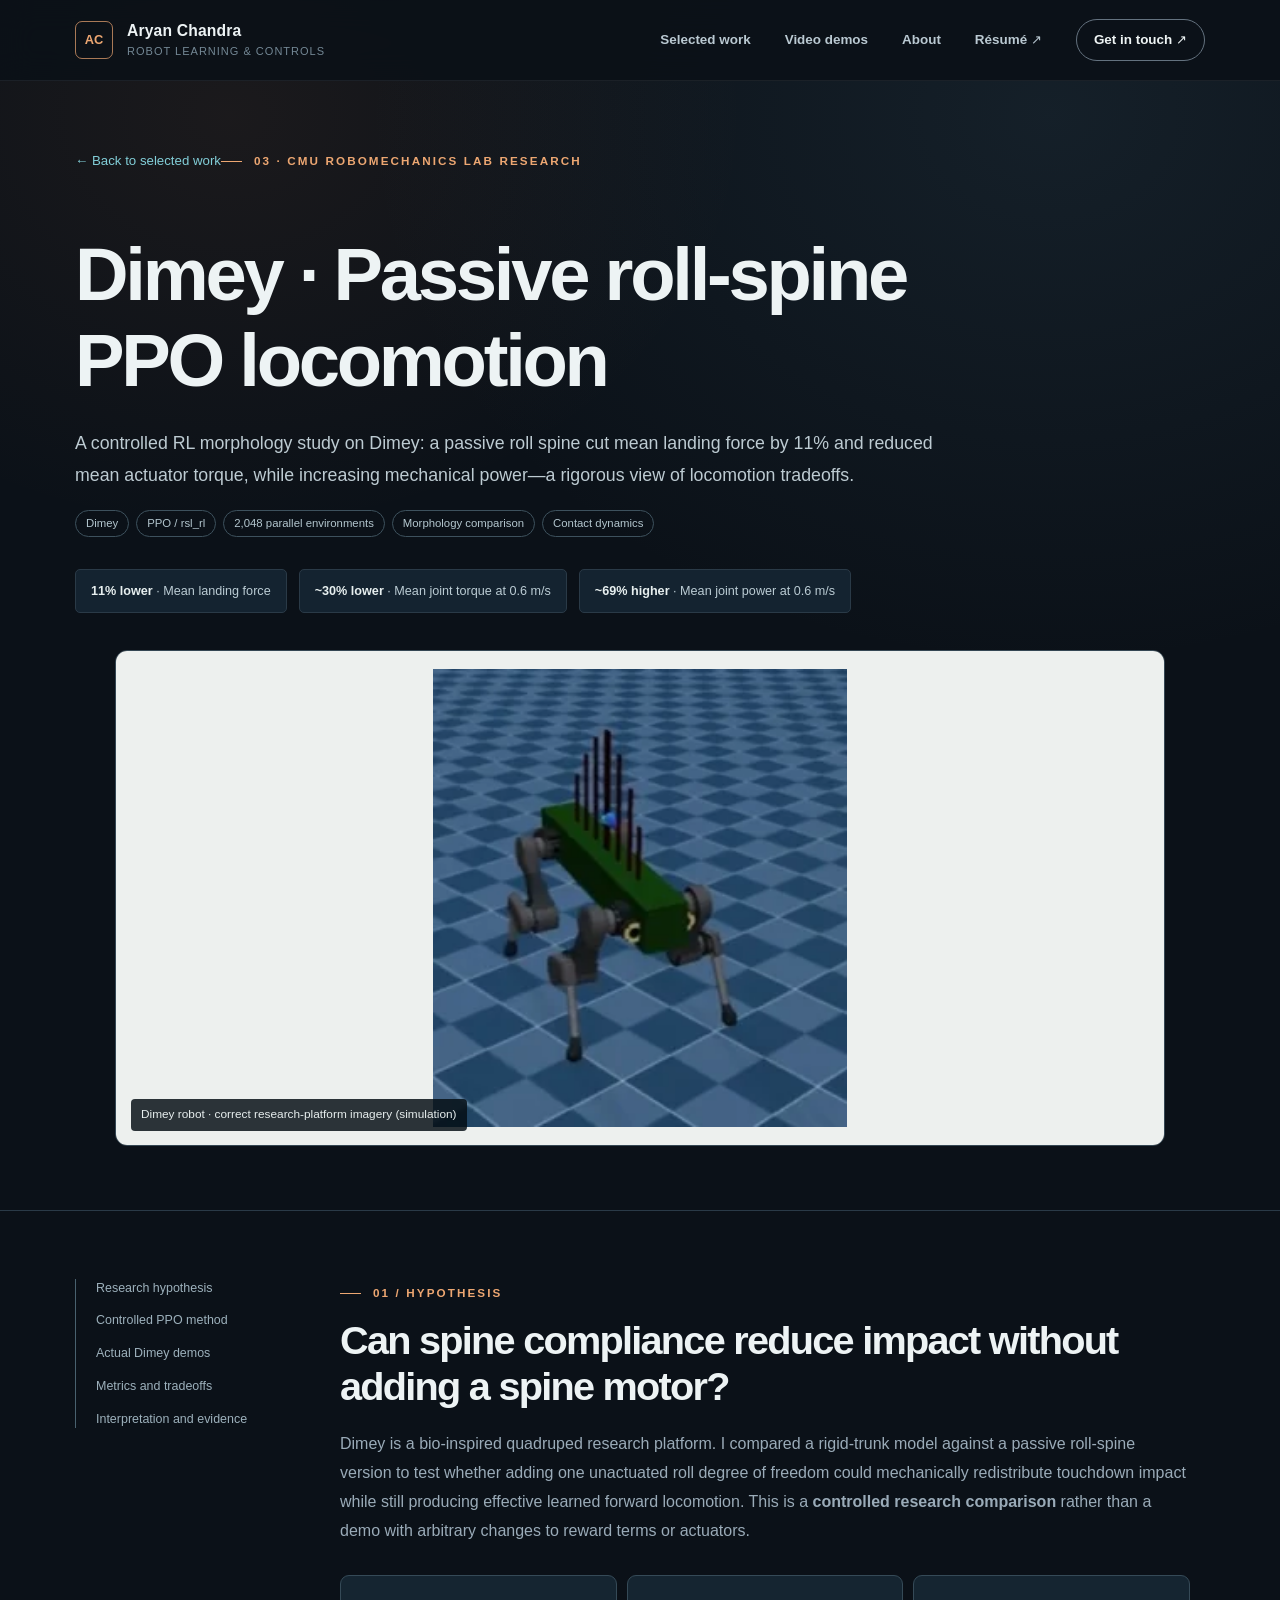
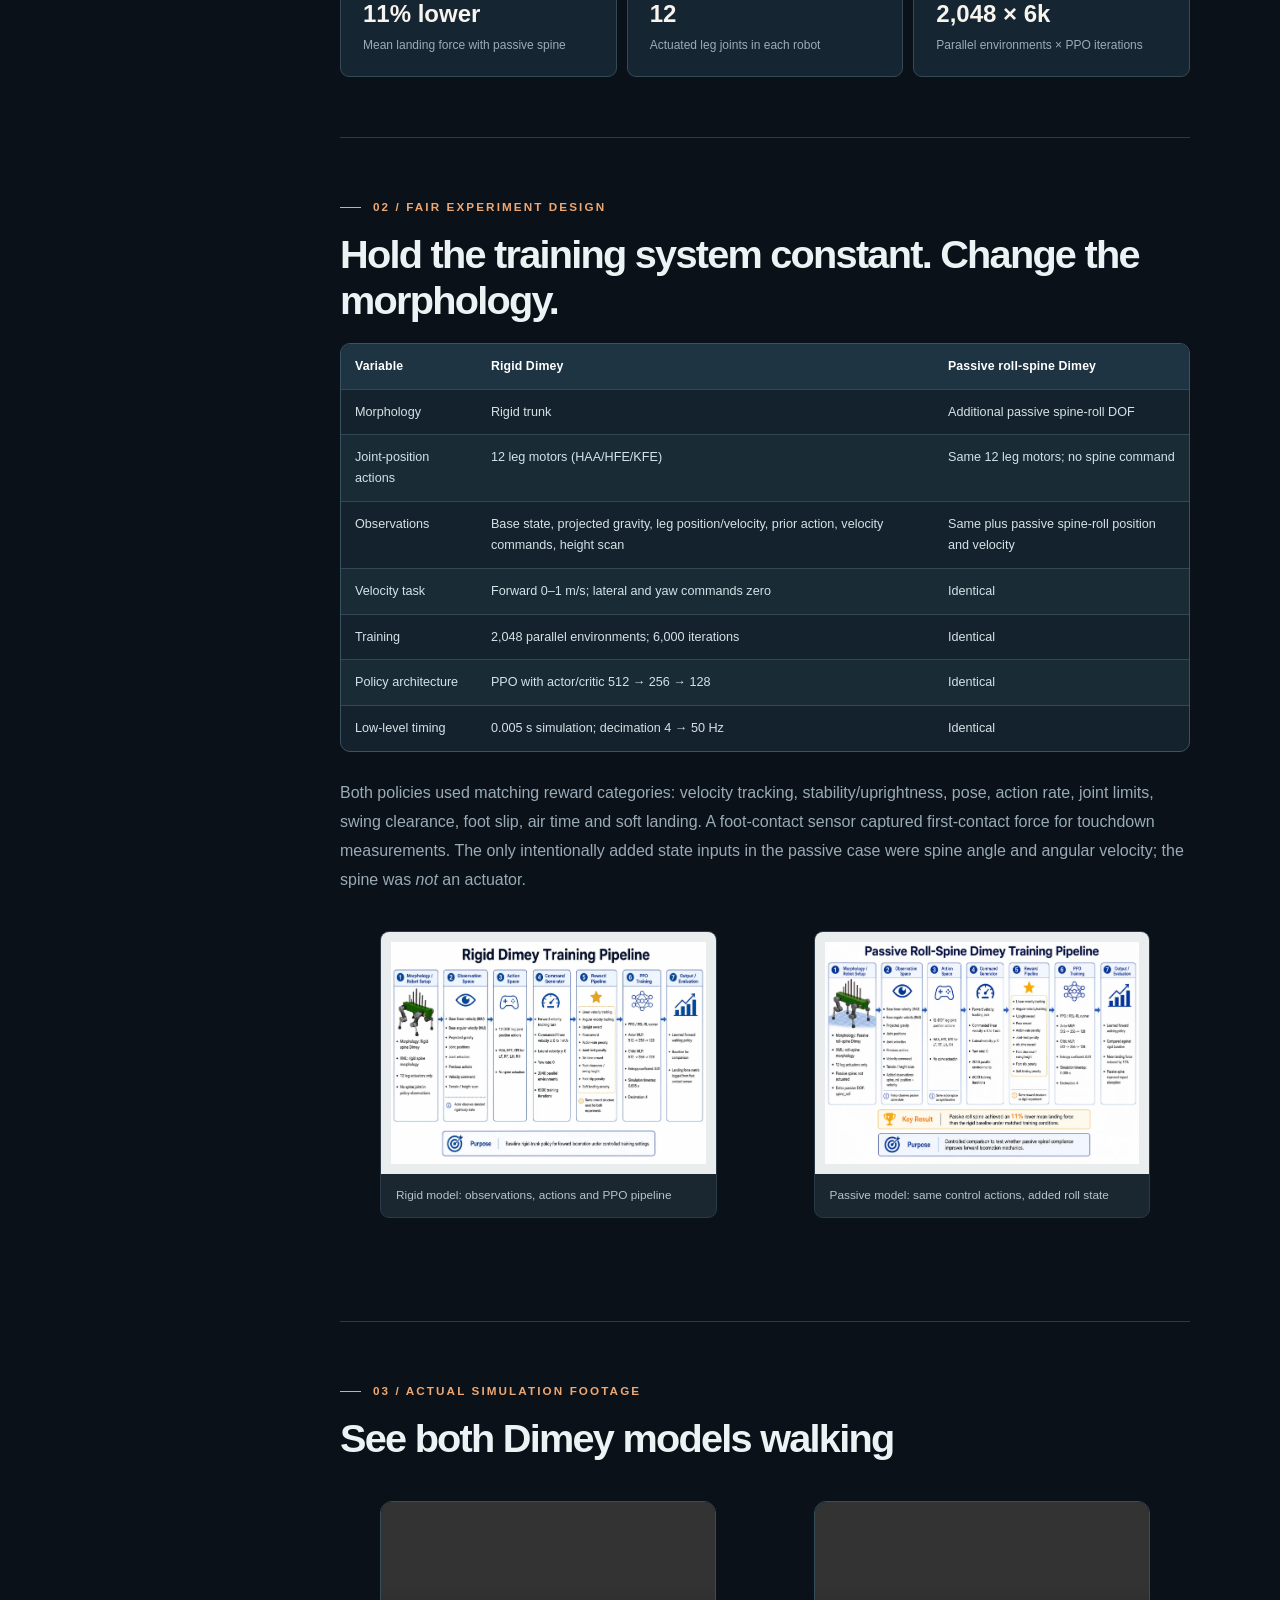
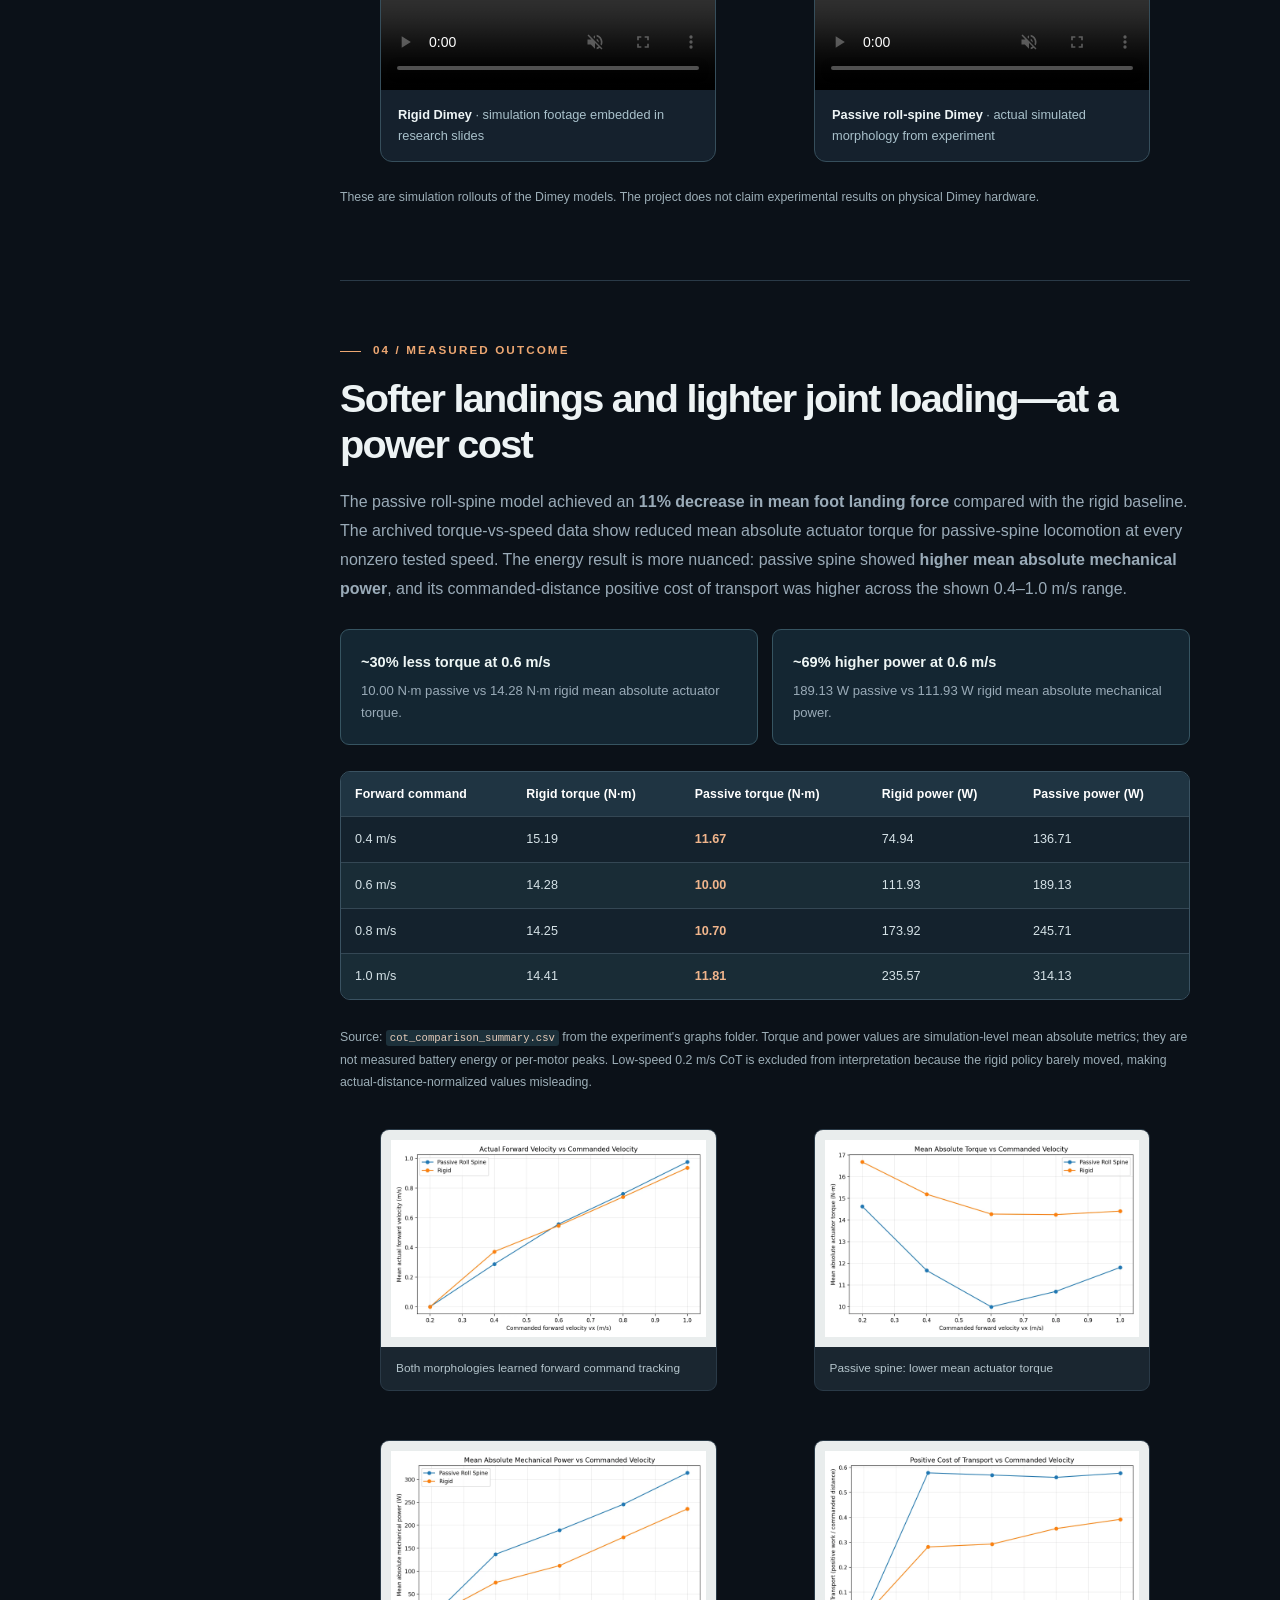
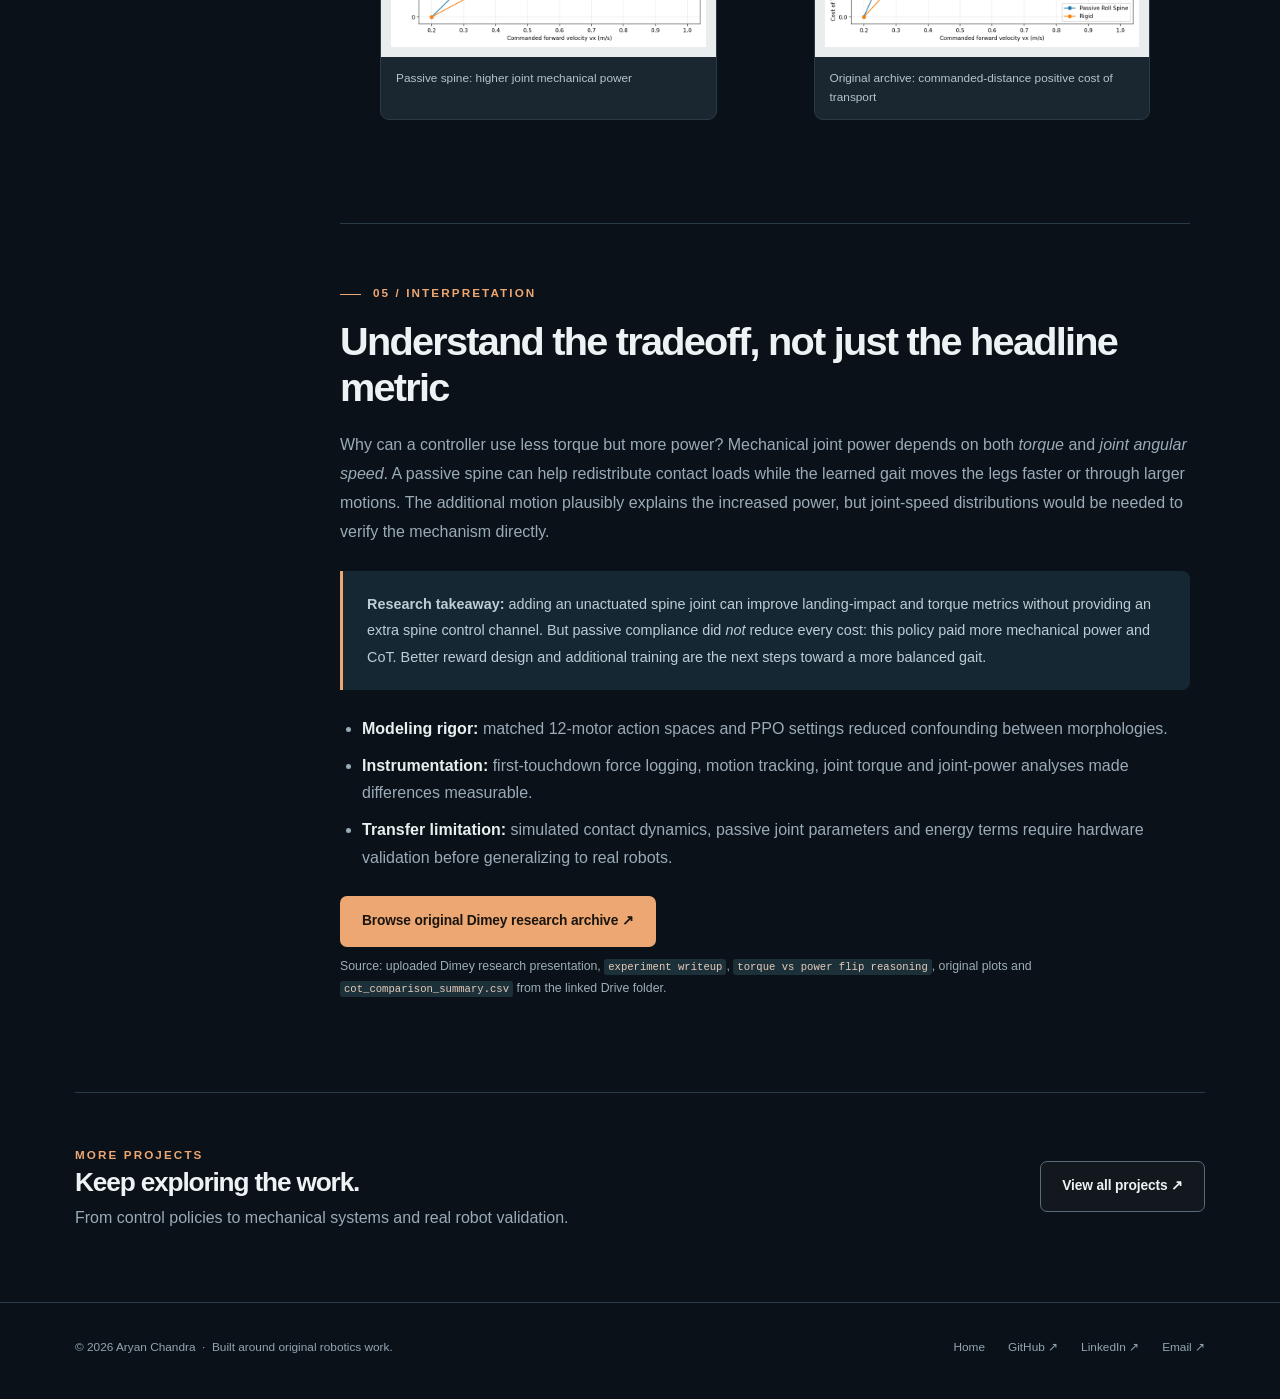
<file: projects/spine-locomotion.html>
<!DOCTYPE html>

<html lang="en"><head><meta charset="utf-8"/><meta content="width=device-width,initial-scale=1" name="viewport"/><meta content="#0b1118" name="theme-color"/><meta content="Controlled PPO research: Dimey passive roll spine reduced landing force 11% and average torque while increasing mechanical power and cost of transport." name="description"/><meta content="website" property="og:type"/><meta content="Dimey rigid vs passive roll-spine research · Aryan Chandra" property="og:title"/><meta content="Controlled PPO research: Dimey passive roll spine reduced landing force 11% and average torque while increasing mechanical power and cost of transport." property="og:description"/><meta content="../assets/images/dimey-actual-robot.webp" property="og:image"/><meta content="dark" name="color-scheme"/><link href="../assets/favicon.svg" rel="icon" type="image/svg+xml"/><link href="../assets/site.css?v=2026-10-20-v4" rel="stylesheet"/><title>Dimey rigid vs passive roll-spine research · Aryan Chandra</title><meta content="2026-10-20-v4" name="portfolio-build"/></head><body><header class="site-header"><div class="container nav-wrap"><a aria-label="Aryan Chandra home" class="brand" href="../index.html"><span class="monogram">AC</span><span>Aryan Chandra<small>Robot learning &amp; controls</small></span></a><button aria-controls="nav-menu" aria-expanded="false" class="mobile-toggle" id="mobile-toggle">Menu</button><nav aria-label="Primary navigation" class="nav-links" id="nav-menu"><a href="../index.html#projects">Selected work</a><a href="../index.html#demos">Video demos</a><a href="../index.html#background">About</a><a href="../assets/Aryan_Chandra_Resume.pdf" rel="noopener" target="_blank">Résumé ↗</a><a class="contact-pill" href="mailto:aryanc2@andrew.cmu.edu">Get in touch ↗</a></nav></div></header><main><section class="page-top"><div class="container"><a class="back-link" href="../index.html#projects">← Back to selected work</a><span class="eyebrow">03 · CMU Robomechanics Lab research</span><h1 class="page-title">Dimey · Passive roll-spine PPO locomotion</h1><p class="page-lede">A controlled RL morphology study on Dimey: a passive roll spine cut mean landing force by 11% and reduced mean actuator torque, while increasing mechanical power—a rigorous view of locomotion tradeoffs.</p><div class="tags"><span class="tag">Dimey</span><span class="tag">PPO / rsl_rl</span><span class="tag">2,048 parallel environments</span><span class="tag">Morphology comparison</span><span class="tag">Contact dynamics</span></div><div class="page-quick"><span><strong>11% lower</strong> · Mean landing force</span><span><strong>~30% lower</strong> · Mean joint torque at 0.6 m/s</span><span><strong>~69% higher</strong> · Mean joint power at 0.6 m/s</span></div><figure class="project-hero-image contain"><img alt="Actual green-bodied Dimey quadruped simulation from Aryan research presentation" fetchpriority="high" src="../assets/images/dimey-actual-robot.webp"/><figcaption>Dimey robot · correct research-platform imagery (simulation)</figcaption></figure></div></section><section class="section-border" style="padding:68px 0 10px"><div class="container article-wrap"><aside aria-label="On this page" class="sticky-index"><a href="#question">Research hypothesis</a><a href="#controls">Controlled PPO method</a><a href="#demos">Actual Dimey demos</a><a href="#results">Metrics and tradeoffs</a><a href="#analysis">Interpretation and evidence</a></aside><article class="article-body">
<section id="question"><span class="eyebrow">01 / Hypothesis</span><h2>Can spine compliance reduce impact without adding a spine motor?</h2><p>Dimey is a bio-inspired quadruped research platform. I compared a rigid-trunk model against a passive roll-spine version to test whether adding one unactuated roll degree of freedom could mechanically redistribute touchdown impact while still producing effective learned forward locomotion. This is a <strong>controlled research comparison</strong> rather than a demo with arbitrary changes to reward terms or actuators.</p><div class="fact-bar"><div class="fact"><strong>11% lower</strong><span>Mean landing force with passive spine</span></div><div class="fact"><strong>12</strong><span>Actuated leg joints in each robot</span></div><div class="fact"><strong>2,048 × 6k</strong><span>Parallel environments × PPO iterations</span></div></div></section>
<section id="controls"><span class="eyebrow">02 / Fair experiment design</span><h2>Hold the training system constant. Change the morphology.</h2><div class="research-table-wrap"><table class="research-table"><thead><tr><th>Variable</th><th>Rigid Dimey</th><th>Passive roll-spine Dimey</th></tr></thead><tbody><tr><td>Morphology</td><td>Rigid trunk</td><td>Additional passive spine-roll DOF</td></tr><tr><td>Joint-position actions</td><td>12 leg motors (HAA/HFE/KFE)</td><td>Same 12 leg motors; no spine command</td></tr><tr><td>Observations</td><td>Base state, projected gravity, leg position/velocity, prior action, velocity commands, height scan</td><td>Same plus passive spine-roll position and velocity</td></tr><tr><td>Velocity task</td><td>Forward 0–1 m/s; lateral and yaw commands zero</td><td>Identical</td></tr><tr><td>Training</td><td>2,048 parallel environments; 6,000 iterations</td><td>Identical</td></tr><tr><td>Policy architecture</td><td>PPO with actor/critic 512 → 256 → 128</td><td>Identical</td></tr><tr><td>Low-level timing</td><td>0.005 s simulation; decimation 4 → 50 Hz</td><td>Identical</td></tr></tbody></table></div><p>Both policies used matching reward categories: velocity tracking, stability/uprightness, pose, action rate, joint limits, swing clearance, foot slip, air time and soft landing. A foot-contact sensor captured first-contact force for touchdown measurements. The only intentionally added state inputs in the passive case were spine angle and angular velocity; the spine was <em>not</em> an actuator.</p><div class="media-grid"><figure class="media-item"><a href="../assets/images/dimey-rigid-pipeline.webp" rel="noopener" target="_blank"><img alt="Rigid Dimey training and reward pipeline from research slides" loading="lazy" src="../assets/images/dimey-rigid-pipeline.webp"/></a><figcaption>Rigid model: observations, actions and PPO pipeline</figcaption></figure><figure class="media-item"><a href="../assets/images/dimey-passive-pipeline.webp" rel="noopener" target="_blank"><img alt="Passive Dimey training and reward pipeline from research slides" loading="lazy" src="../assets/images/dimey-passive-pipeline.webp"/></a><figcaption>Passive model: same control actions, added roll state</figcaption></figure></div></section>
<section id="demos"><span class="eyebrow">03 / Actual simulation footage</span><h2>See both Dimey models walking</h2><div class="video-grid"><figure class="case-video"><video aria-label="Rigid Dimey simulated forward locomotion" controls="" loop="" muted="" playsinline="" preload="metadata"><source src="../assets/video/dimey-rigid.mp4" type="video/mp4"/></video><figcaption><strong>Rigid Dimey</strong> · simulation footage embedded in research slides</figcaption></figure><figure class="case-video"><video aria-label="Passive spine Dimey simulated forward locomotion" controls="" loop="" muted="" playsinline="" preload="metadata"><source src="../assets/video/dimey-passive.mp4" type="video/mp4"/></video><figcaption><strong>Passive roll-spine Dimey</strong> · actual simulated morphology from experiment</figcaption></figure></div><p class="source-note">These are simulation rollouts of the Dimey models. The project does not claim experimental results on physical Dimey hardware.</p></section>
<section id="results"><span class="eyebrow">04 / Measured outcome</span><h2>Softer landings and lighter joint loading—at a power cost</h2><p>The passive roll-spine model achieved an <strong>11% decrease in mean foot landing force</strong> compared with the rigid baseline. The archived torque-vs-speed data show reduced mean absolute actuator torque for passive-spine locomotion at every nonzero tested speed. The energy result is more nuanced: passive spine showed <strong>higher mean absolute mechanical power</strong>, and its commanded-distance positive cost of transport was higher across the shown 0.4–1.0 m/s range.</p><div class="evidence-stack"><div class="evidence-card"><strong>~30% less torque at 0.6 m/s</strong><p>10.00 N·m passive vs 14.28 N·m rigid mean absolute actuator torque.</p></div><div class="evidence-card"><strong>~69% higher power at 0.6 m/s</strong><p>189.13 W passive vs 111.93 W rigid mean absolute mechanical power.</p></div></div><div class="research-table-wrap"><table class="research-table"><thead><tr><th>Forward command</th><th>Rigid torque (N·m)</th><th>Passive torque (N·m)</th><th>Rigid power (W)</th><th>Passive power (W)</th></tr></thead><tbody><tr><td>0.4 m/s</td><td>15.19</td><td class="metric-highlight">11.67</td><td>74.94</td><td>136.71</td></tr><tr><td>0.6 m/s</td><td>14.28</td><td class="metric-highlight">10.00</td><td>111.93</td><td>189.13</td></tr><tr><td>0.8 m/s</td><td>14.25</td><td class="metric-highlight">10.70</td><td>173.92</td><td>245.71</td></tr><tr><td>1.0 m/s</td><td>14.41</td><td class="metric-highlight">11.81</td><td>235.57</td><td>314.13</td></tr></tbody></table></div><p class="source-note">Source: <code>cot_comparison_summary.csv</code> from the experiment's graphs folder. Torque and power values are simulation-level mean absolute metrics; they are not measured battery energy or per-motor peaks. Low-speed 0.2 m/s CoT is excluded from interpretation because the rigid policy barely moved, making actual-distance-normalized values misleading.</p><div class="media-grid"><figure class="media-item"><a href="../assets/images/dimey-speed.webp" rel="noopener" target="_blank"><img alt="Dimey forward actual versus commanded speed" loading="lazy" src="../assets/images/dimey-speed.webp"/></a><figcaption>Both morphologies learned forward command tracking</figcaption></figure><figure class="media-item"><a href="../assets/images/dimey-torque.webp" rel="noopener" target="_blank"><img alt="Dimey mean absolute actuator torque" loading="lazy" src="../assets/images/dimey-torque.webp"/></a><figcaption>Passive spine: lower mean actuator torque</figcaption></figure><figure class="media-item"><a href="../assets/images/dimey-power.webp" rel="noopener" target="_blank"><img alt="Dimey mean absolute mechanical power" loading="lazy" src="../assets/images/dimey-power.webp"/></a><figcaption>Passive spine: higher joint mechanical power</figcaption></figure><figure class="media-item"><a href="../assets/images/dimey-cost-of-transport.webp" rel="noopener" target="_blank"><img alt="Original Dimey positive cost of transport relative to commanded velocity" loading="lazy" src="../assets/images/dimey-cost-of-transport.webp"/></a><figcaption>Original archive: commanded-distance positive cost of transport</figcaption></figure></div></section>
<section id="analysis"><span class="eyebrow">05 / Interpretation</span><h2>Understand the tradeoff, not just the headline metric</h2><p>Why can a controller use less torque but more power? Mechanical joint power depends on both <em>torque</em> and <em>joint angular speed</em>. A passive spine can help redistribute contact loads while the learned gait moves the legs faster or through larger motions. The additional motion plausibly explains the increased power, but joint-speed distributions would be needed to verify the mechanism directly.</p><div class="callout"><p><strong>Research takeaway:</strong> adding an unactuated spine joint can improve landing-impact and torque metrics without providing an extra spine control channel. But passive compliance did <em>not</em> reduce every cost: this policy paid more mechanical power and CoT. Better reward design and additional training are the next steps toward a more balanced gait.</p></div><ul><li><strong>Modeling rigor:</strong> matched 12-motor action spaces and PPO settings reduced confounding between morphologies.</li><li><strong>Instrumentation:</strong> first-touchdown force logging, motion tracking, joint torque and joint-power analyses made differences measurable.</li><li><strong>Transfer limitation:</strong> simulated contact dynamics, passive joint parameters and energy terms require hardware validation before generalizing to real robots.</li></ul><div class="btn-row case-links"><a class="btn btn-primary" href="https://drive.google.com/drive/folders/1ojbXbOFKAKTA5G85aT0orEs6Crl6sGrZ?usp=drive_link" rel="noopener noreferrer" target="_blank">Browse original Dimey research archive ↗</a></div><p class="source-note">Source: uploaded Dimey research presentation, <code>experiment writeup</code>, <code>torque vs power flip reasoning</code>, original plots and <code>cot_comparison_summary.csv</code> from the linked Drive folder.</p></section>
</article></div></section><div class="container"><div class="related"><div><span class="mini-label">More projects</span><h3>Keep exploring the work.</h3><p>From control policies to mechanical systems and real robot validation.</p></div><a class="btn btn-outline" href="../index.html#projects">View all projects ↗</a></div></div></main><footer class="site-footer"><div class="container footer-layout"><div>© <span id="year">2026</span> Aryan Chandra  ·  Built around original robotics work.</div><div class="footer-links"><a href="../index.html">Home</a><a href="https://github.com/aryan-chandra-cmu" rel="noopener" target="_blank">GitHub ↗</a><a href="https://www.linkedin.com/in/aryan-chandra-aa24411ba/" rel="noopener" target="_blank">LinkedIn ↗</a><a href="mailto:aryanc2@andrew.cmu.edu">Email ↗</a></div></div></footer><script defer="" src="../assets/site.js?v=2026-10-20-v4"></script></body></html>
</file>
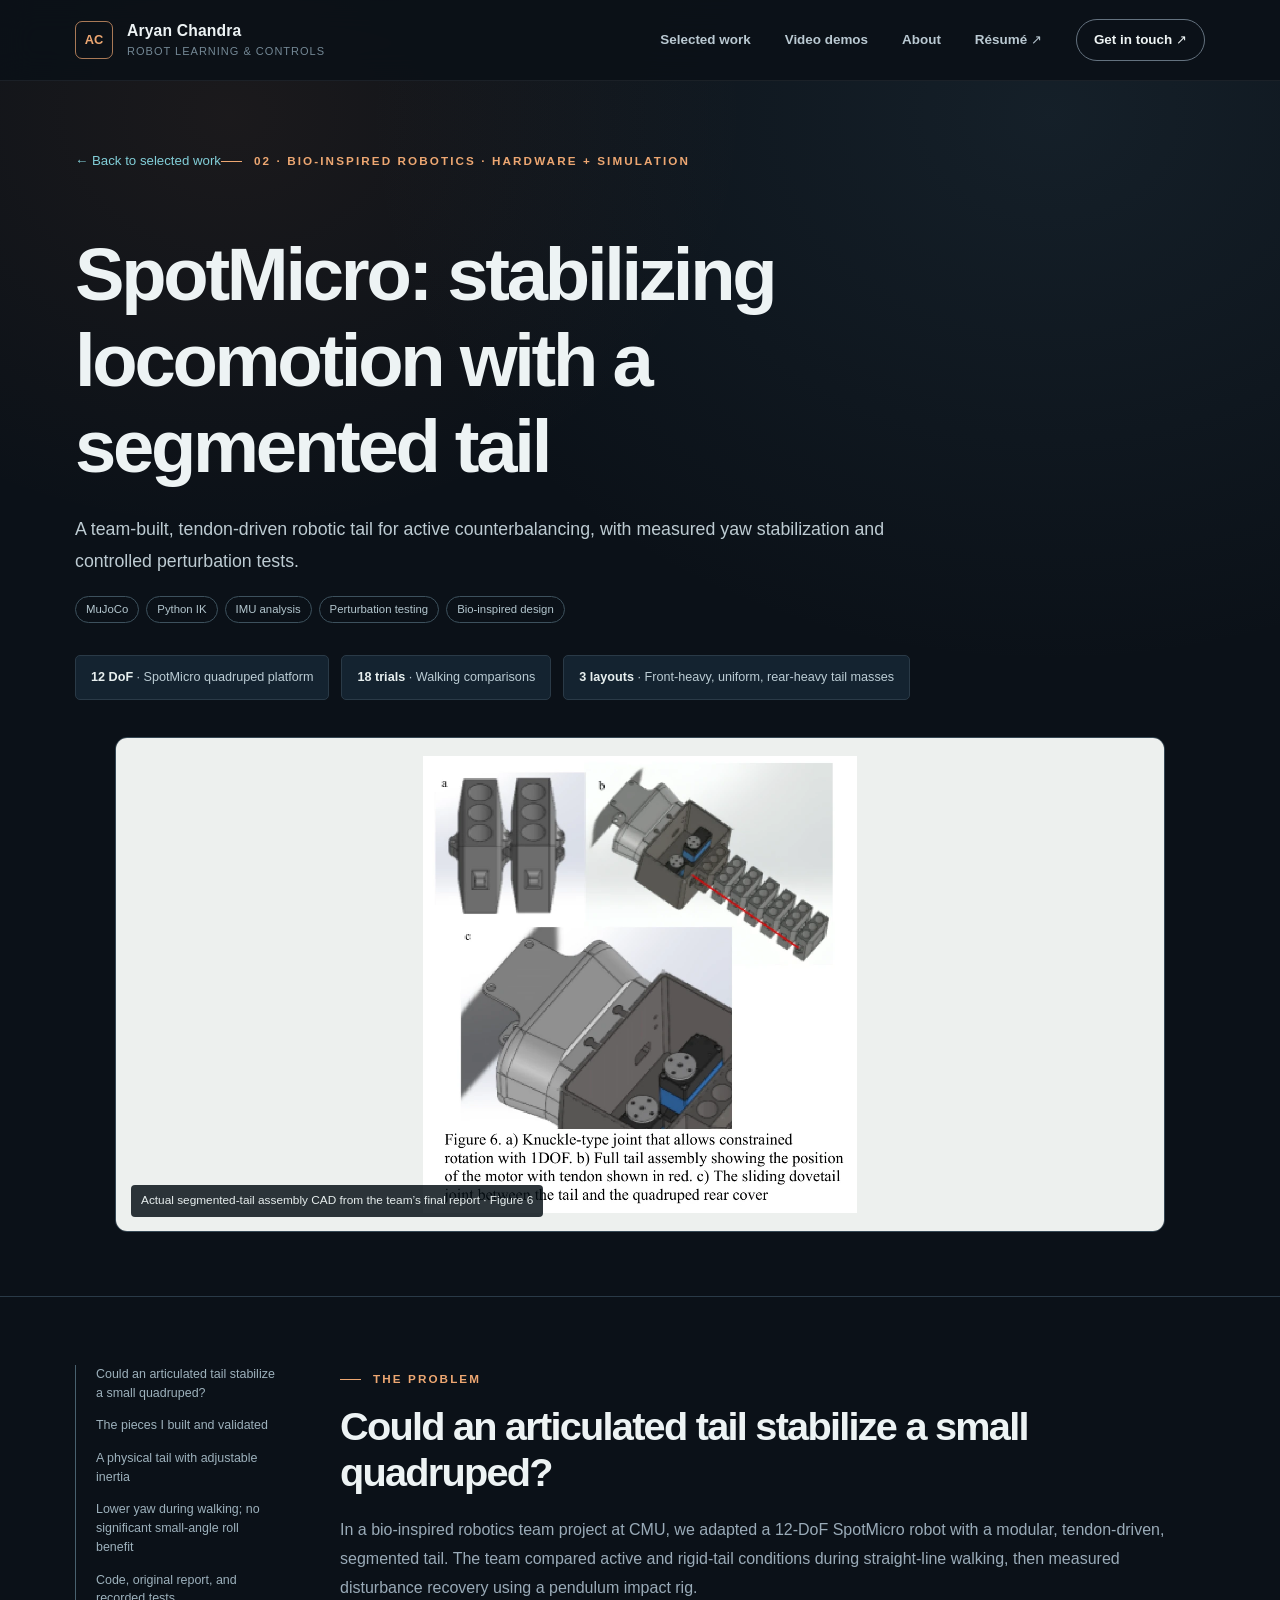
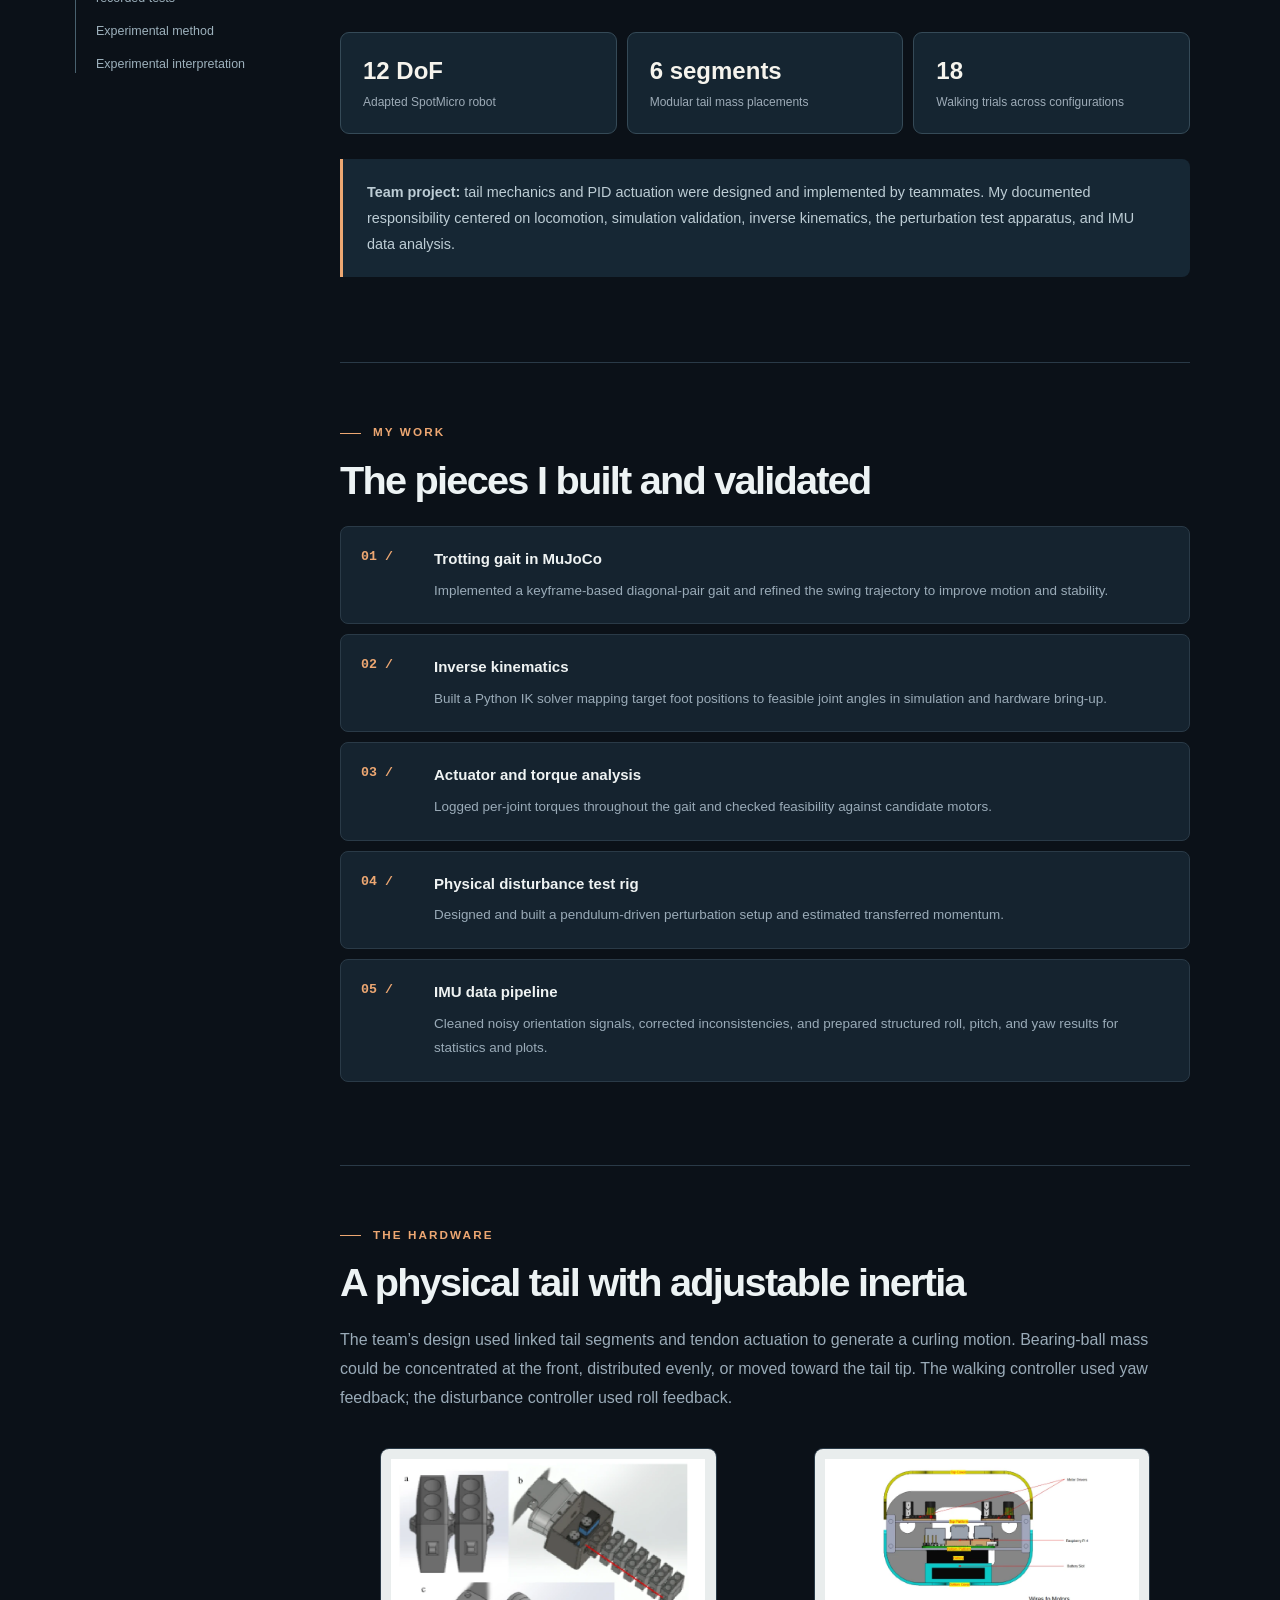
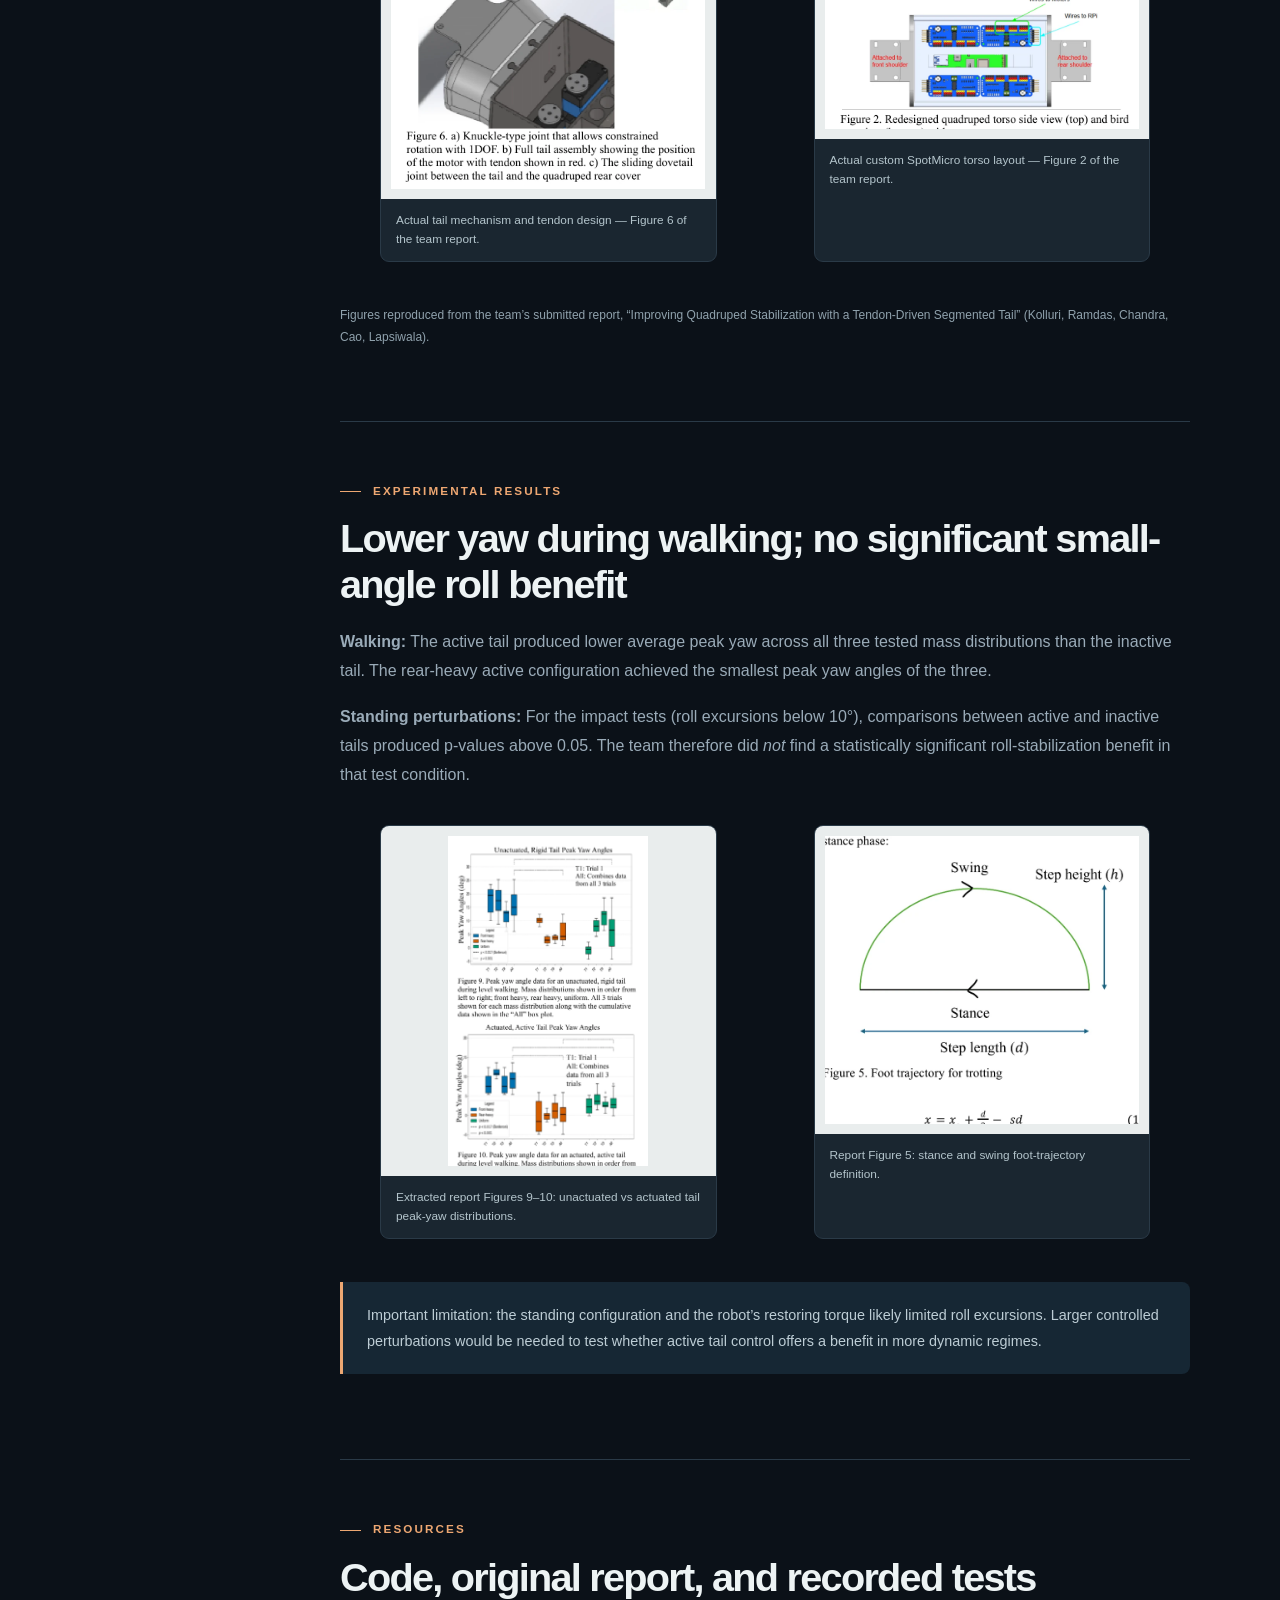
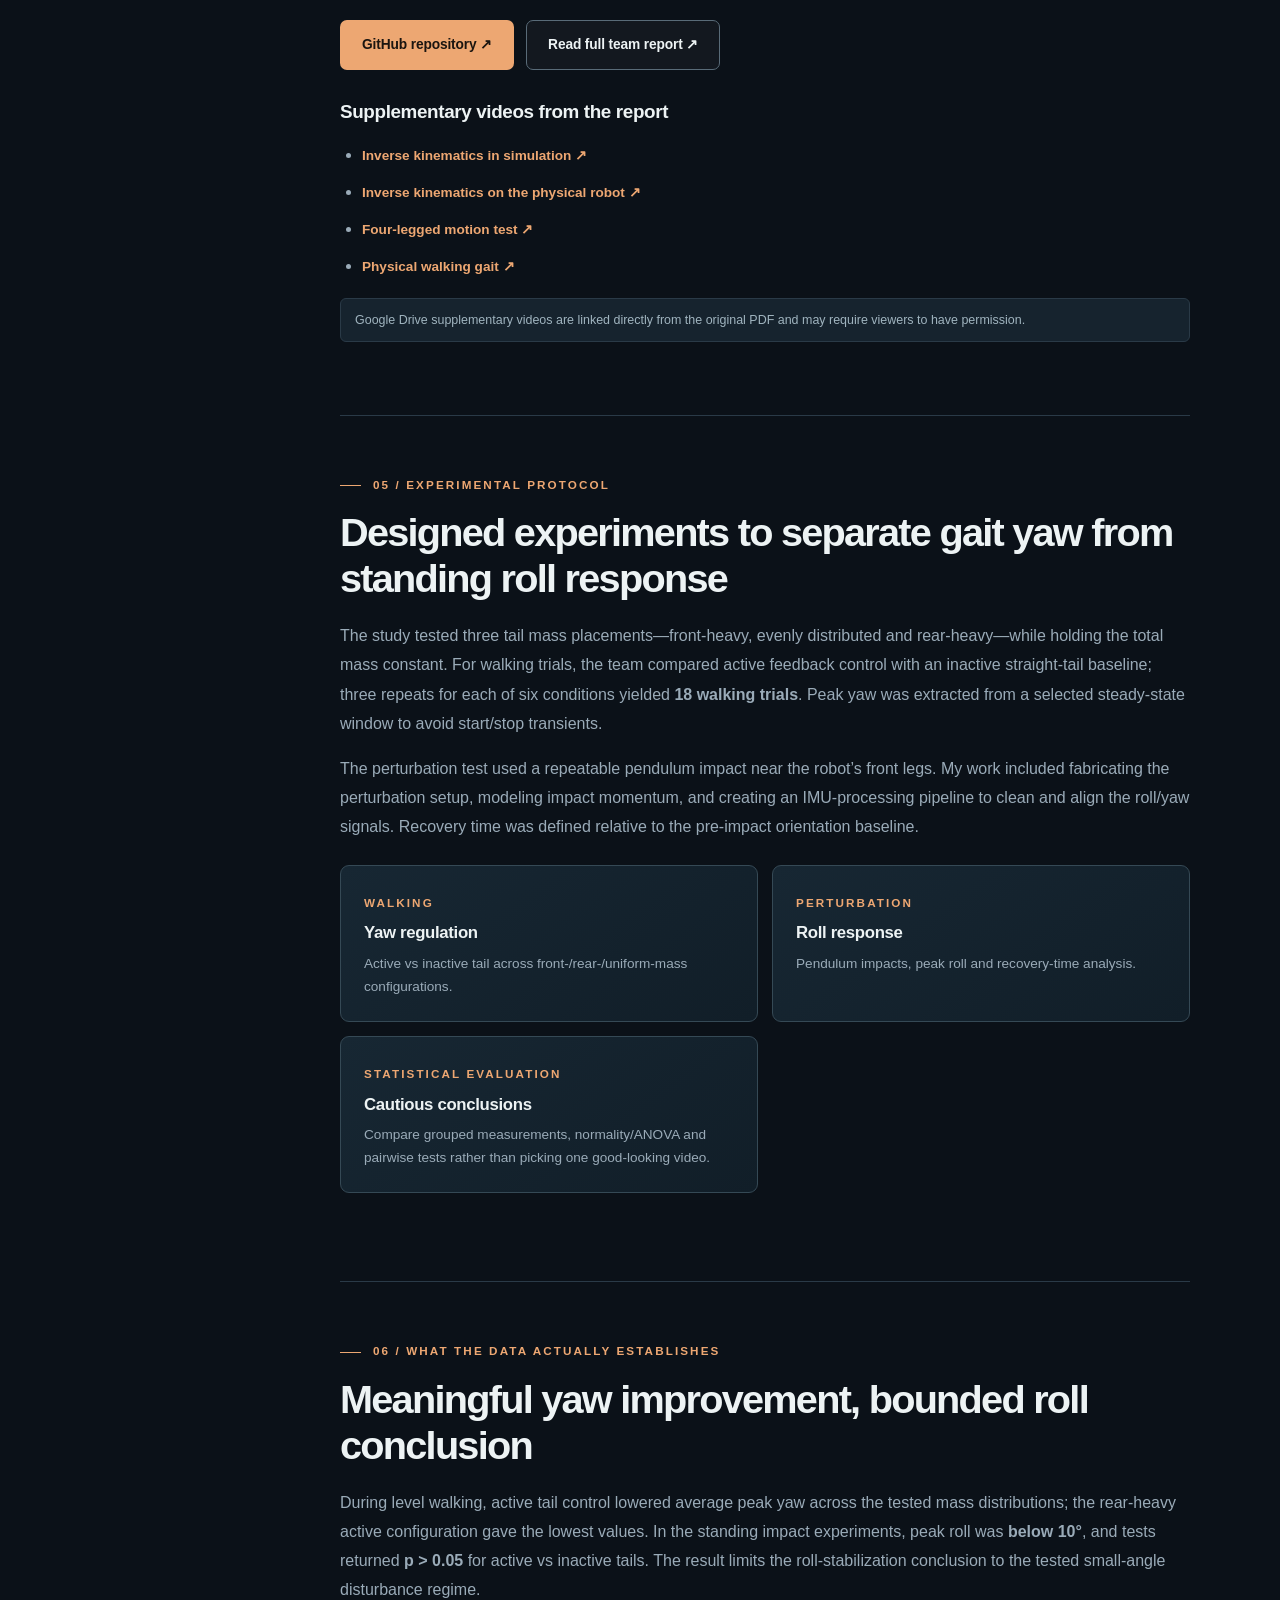
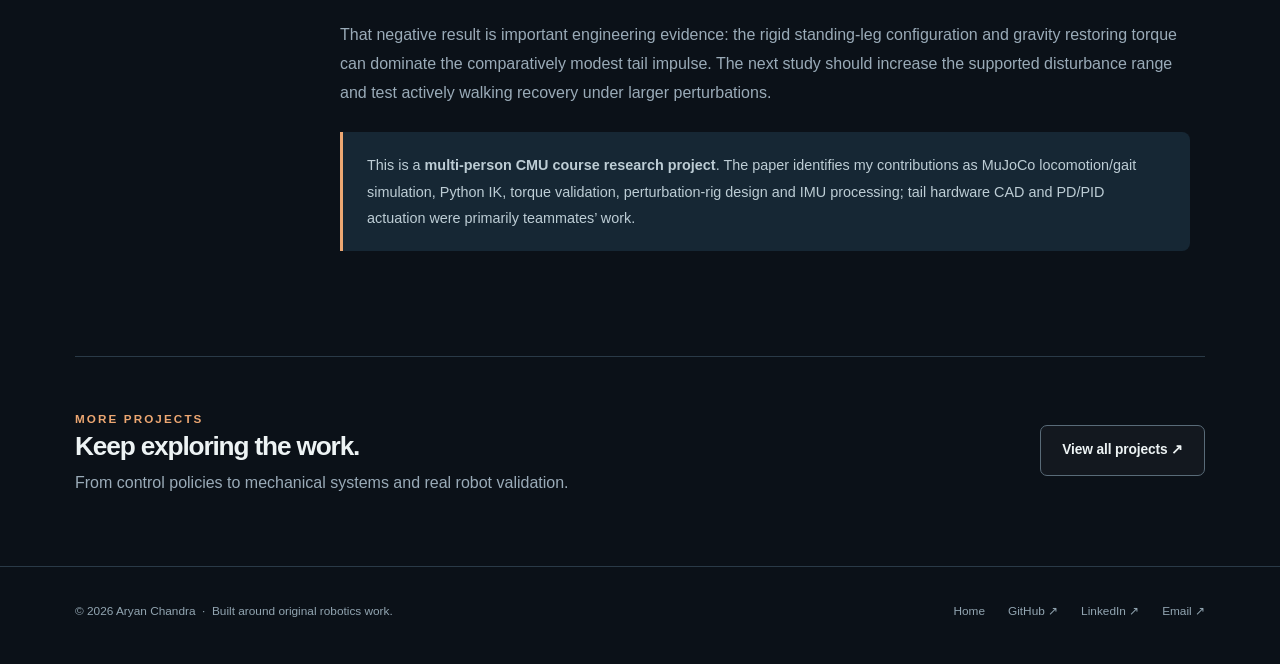
<file: projects/spotmicro-tail.html>
<!DOCTYPE html>

<html lang="en"><head><meta charset="utf-8"/><meta content="width=device-width,initial-scale=1" name="viewport"/><meta content="#0b1118" name="theme-color"/><meta content="A team-built, tendon-driven robotic tail for active counterbalancing, with measured yaw stabilization and controlled perturbation tests." name="description"/><meta content="website" property="og:type"/><meta content="SpotMicro: stabilizing locomotion with a segmented tail | Aryan Chandra" property="og:title"/><meta content="A team-built, tendon-driven robotic tail for active counterbalancing, with measured yaw stabilization and controlled perturbation tests." property="og:description"/><meta content="../assets/images/microtaur-hardware.webp" property="og:image"/><meta content="dark" name="color-scheme"/><link href="../assets/favicon.svg" rel="icon" type="image/svg+xml"/><link href="../assets/site.css?v=2026-10-20-v4" rel="stylesheet"/><title>SpotMicro: stabilizing locomotion with a segmented tail | Aryan Chandra</title><meta content="2026-10-20-v4" name="portfolio-build"/></head><body><header class="site-header"><div class="container nav-wrap"><a aria-label="Aryan Chandra home" class="brand" href="../index.html"><span class="monogram">AC</span><span>Aryan Chandra<small>Robot learning &amp; controls</small></span></a><button aria-controls="nav-menu" aria-expanded="false" class="mobile-toggle" id="mobile-toggle">Menu</button><nav aria-label="Primary navigation" class="nav-links" id="nav-menu"><a href="../index.html#projects">Selected work</a><a href="../index.html#demos">Video demos</a><a href="../index.html#background">About</a><a href="../assets/Aryan_Chandra_Resume.pdf" rel="noopener" target="_blank">Résumé ↗</a><a class="contact-pill" href="mailto:aryanc2@andrew.cmu.edu">Get in touch ↗</a></nav></div></header><main><section class="page-top"><div class="container"><a class="back-link" href="../index.html#projects">← Back to selected work</a><span class="eyebrow">02 · Bio-inspired robotics · hardware + simulation</span><h1 class="page-title">SpotMicro: stabilizing locomotion with a segmented tail</h1><p class="page-lede">A team-built, tendon-driven robotic tail for active counterbalancing, with measured yaw stabilization and controlled perturbation tests.</p><div class="tags"><span class="tag">MuJoCo</span><span class="tag">Python IK</span><span class="tag">IMU analysis</span><span class="tag">Perturbation testing</span><span class="tag">Bio-inspired design</span></div><div class="page-quick"><span><strong>12 DoF</strong> · SpotMicro quadruped platform</span><span><strong>18 trials</strong> · Walking comparisons</span><span><strong>3 layouts</strong> · Front-heavy, uniform, rear-heavy tail masses</span></div><figure class="project-hero-image contain"><img alt="Actual segmented-tail assembly CAD from the team’s final report · Figure 6" fetchpriority="high" src="../assets/images/spotmicro-tail-cad.webp"/><figcaption>Actual segmented-tail assembly CAD from the team’s final report · Figure 6</figcaption></figure></div></section><section class="section-border" style="padding:68px 0 10px"><div class="container article-wrap"><aside aria-label="On this page" class="sticky-index"><a href="#overview">Could an articulated tail stabilize a small quadruped?</a><a href="#contributions">The pieces I built and validated</a><a href="#design">A physical tail with adjustable inertia</a><a href="#results">Lower yaw during walking; no significant small-angle roll benefit</a><a href="#resources">Code, original report, and recorded tests</a><a href="#setup">Experimental method</a><a href="#tradeoffs">Experimental interpretation</a></aside><article class="article-body"><section id="overview"><span class="eyebrow">The problem</span><h2>Could an articulated tail stabilize a small quadruped?</h2><p>In a bio-inspired robotics team project at CMU, we adapted a 12-DoF SpotMicro robot with a modular, tendon-driven, segmented tail. The team compared active and rigid-tail conditions during straight-line walking, then measured disturbance recovery using a pendulum impact rig.</p><div class="fact-bar"><div class="fact"><strong>12 DoF</strong><span>Adapted SpotMicro robot</span></div><div class="fact"><strong>6 segments</strong><span>Modular tail mass placements</span></div><div class="fact"><strong>18</strong><span>Walking trials across configurations</span></div></div><div class="callout"><p><strong>Team project:</strong> tail mechanics and PID actuation were designed and implemented by teammates. My documented responsibility centered on locomotion, simulation validation, inverse kinematics, the perturbation test apparatus, and IMU data analysis.</p></div></section><section id="contributions"><span class="eyebrow">My work</span><h2>The pieces I built and validated</h2><div class="steps"><div class="step"><span class="step-num">01 /</span><div><strong>Trotting gait in MuJoCo</strong><p>Implemented a keyframe-based diagonal-pair gait and refined the swing trajectory to improve motion and stability.</p></div></div><div class="step"><span class="step-num">02 /</span><div><strong>Inverse kinematics</strong><p>Built a Python IK solver mapping target foot positions to feasible joint angles in simulation and hardware bring-up.</p></div></div><div class="step"><span class="step-num">03 /</span><div><strong>Actuator and torque analysis</strong><p>Logged per-joint torques throughout the gait and checked feasibility against candidate motors.</p></div></div><div class="step"><span class="step-num">04 /</span><div><strong>Physical disturbance test rig</strong><p>Designed and built a pendulum-driven perturbation setup and estimated transferred momentum.</p></div></div><div class="step"><span class="step-num">05 /</span><div><strong>IMU data pipeline</strong><p>Cleaned noisy orientation signals, corrected inconsistencies, and prepared structured roll, pitch, and yaw results for statistics and plots.</p></div></div></div></section><section id="design"><span class="eyebrow">The hardware</span><h2>A physical tail with adjustable inertia</h2><p>The team’s design used linked tail segments and tendon actuation to generate a curling motion. Bearing-ball mass could be concentrated at the front, distributed evenly, or moved toward the tail tip. The walking controller used yaw feedback; the disturbance controller used roll feedback.</p><div class="media-grid"><figure class="media-item"><img alt="Actual tail mechanism and tendon design — Figure 6 of the team report." loading="lazy" src="../assets/images/spotmicro-tail-cad.webp"/><figcaption>Actual tail mechanism and tendon design — Figure 6 of the team report.</figcaption></figure><figure class="media-item"><img alt="Actual custom SpotMicro torso layout — Figure 2 of the team report." loading="lazy" src="../assets/images/spotmicro-torso-cad.webp"/><figcaption>Actual custom SpotMicro torso layout — Figure 2 of the team report.</figcaption></figure></div><p class="attribution">Figures reproduced from the team’s submitted report, “Improving Quadruped Stabilization with a Tendon-Driven Segmented Tail” (Kolluri, Ramdas, Chandra, Cao, Lapsiwala).</p></section><section id="results"><span class="eyebrow">Experimental results</span><h2>Lower yaw during walking; no significant small-angle roll benefit</h2><p><strong>Walking:</strong> The active tail produced lower average peak yaw across all three tested mass distributions than the inactive tail. The rear-heavy active configuration achieved the smallest peak yaw angles of the three.</p><p><strong>Standing perturbations:</strong> For the impact tests (roll excursions below 10°), comparisons between active and inactive tails produced p-values above 0.05. The team therefore did <em>not</em> find a statistically significant roll-stabilization benefit in that test condition.</p><div class="media-grid"><figure class="media-item"><img alt="Extracted report Figures 9–10: unactuated vs actuated tail peak-yaw distributions." loading="lazy" src="../assets/images/spotmicro-yaw-results.webp"/><figcaption>Extracted report Figures 9–10: unactuated vs actuated tail peak-yaw distributions.</figcaption></figure><figure class="media-item"><img alt="Report Figure 5: stance and swing foot-trajectory definition." loading="lazy" src="../assets/images/spotmicro-foot-trajectory.webp"/><figcaption>Report Figure 5: stance and swing foot-trajectory definition.</figcaption></figure></div><div class="callout"><p>Important limitation: the standing configuration and the robot’s restoring torque likely limited roll excursions. Larger controlled perturbations would be needed to test whether active tail control offers a benefit in more dynamic regimes.</p></div></section><section id="resources"><span class="eyebrow">Resources</span><h2>Code, original report, and recorded tests</h2><div class="btn-row"><a class="btn btn-primary" href="https://github.com/aryan-chandra-cmu/SpotMicro_tail">GitHub repository ↗</a><a class="btn btn-outline" href="../assets/SpotMicro_Tail_Final_Report.pdf">Read full team report ↗</a></div><h3>Supplementary videos from the report</h3><ul><li><a class="link-arrow" href="https://drive.google.com/file/d/16Z4ypzo1ZzOJri8O0aBt4ccssctgcpfj/view?usp=sharing" rel="noopener" target="_blank">Inverse kinematics in simulation ↗</a></li><li><a class="link-arrow" href="https://drive.google.com/file/d/1bMyQxffl5s6NIr7un0ihRZjbfcca97xf/view?usp=sharing" rel="noopener" target="_blank">Inverse kinematics on the physical robot ↗</a></li><li><a class="link-arrow" href="https://drive.google.com/file/d/1B5_-TYmTNwUnw7EKzvah7-odmzJGgc6P/view?usp=drive_link" rel="noopener" target="_blank">Four-legged motion test ↗</a></li><li><a class="link-arrow" href="https://drive.google.com/file/d/1W76T9zS8F2HsY0_eKIYpF7u8C6nwpUBU/view?usp=drive_link" rel="noopener" target="_blank">Physical walking gait ↗</a></li></ul><p class="notice">Google Drive supplementary videos are linked directly from the original PDF and may require viewers to have permission.</p></section><section id="setup"><span class="eyebrow">05 / Experimental protocol</span><h2>Designed experiments to separate gait yaw from standing roll response</h2><p>The study tested three tail mass placements—front-heavy, evenly distributed and rear-heavy—while holding the total mass constant. For walking trials, the team compared active feedback control with an inactive straight-tail baseline; three repeats for each of six conditions yielded <strong>18 walking trials</strong>. Peak yaw was extracted from a selected steady-state window to avoid start/stop transients.</p><p>The perturbation test used a repeatable pendulum impact near the robot’s front legs. My work included fabricating the perturbation setup, modeling impact momentum, and creating an IMU-processing pipeline to clean and align the roll/yaw signals. Recovery time was defined relative to the pre-impact orientation baseline.</p><div class="detail-grid"><div class="detail-card"><span class="mini-label">Walking</span><h3>Yaw regulation</h3><p>Active vs inactive tail across front-/rear-/uniform-mass configurations.</p></div><div class="detail-card"><span class="mini-label">Perturbation</span><h3>Roll response</h3><p>Pendulum impacts, peak roll and recovery-time analysis.</p></div><div class="detail-card"><span class="mini-label">Statistical evaluation</span><h3>Cautious conclusions</h3><p>Compare grouped measurements, normality/ANOVA and pairwise tests rather than picking one good-looking video.</p></div></div></section><section id="tradeoffs"><span class="eyebrow">06 / What the data actually establishes</span><h2>Meaningful yaw improvement, bounded roll conclusion</h2><p>During level walking, active tail control lowered average peak yaw across the tested mass distributions; the rear-heavy active configuration gave the lowest values. In the standing impact experiments, peak roll was <strong>below 10°</strong>, and tests returned <strong>p &gt; 0.05</strong> for active vs inactive tails. The result limits the roll-stabilization conclusion to the tested small-angle disturbance regime.</p><p>That negative result is important engineering evidence: the rigid standing-leg configuration and gravity restoring torque can dominate the comparatively modest tail impulse. The next study should increase the supported disturbance range and test actively walking recovery under larger perturbations.</p><div class="callout"><p>This is a <strong>multi-person CMU course research project</strong>. The paper identifies my contributions as MuJoCo locomotion/gait simulation, Python IK, torque validation, perturbation-rig design and IMU processing; tail hardware CAD and PD/PID actuation were primarily teammates’ work.</p></div></section></article></div></section><div class="container"><div class="related"><div><span class="mini-label">More projects</span><h3>Keep exploring the work.</h3><p>From control policies to mechanical systems and real robot validation.</p></div><a class="btn btn-outline" href="../index.html#projects">View all projects ↗</a></div></div></main><footer class="site-footer"><div class="container footer-layout"><div>© <span id="year">2026</span> Aryan Chandra  ·  Built around original robotics work.</div><div class="footer-links"><a href="../index.html">Home</a><a href="https://github.com/aryan-chandra-cmu" rel="noopener" target="_blank">GitHub ↗</a><a href="https://www.linkedin.com/in/aryan-chandra-aa24411ba/" rel="noopener" target="_blank">LinkedIn ↗</a><a href="mailto:aryanc2@andrew.cmu.edu">Email ↗</a></div></div></footer><script defer="" src="../assets/site.js?v=2026-10-20-v4"></script></body></html>
</file>
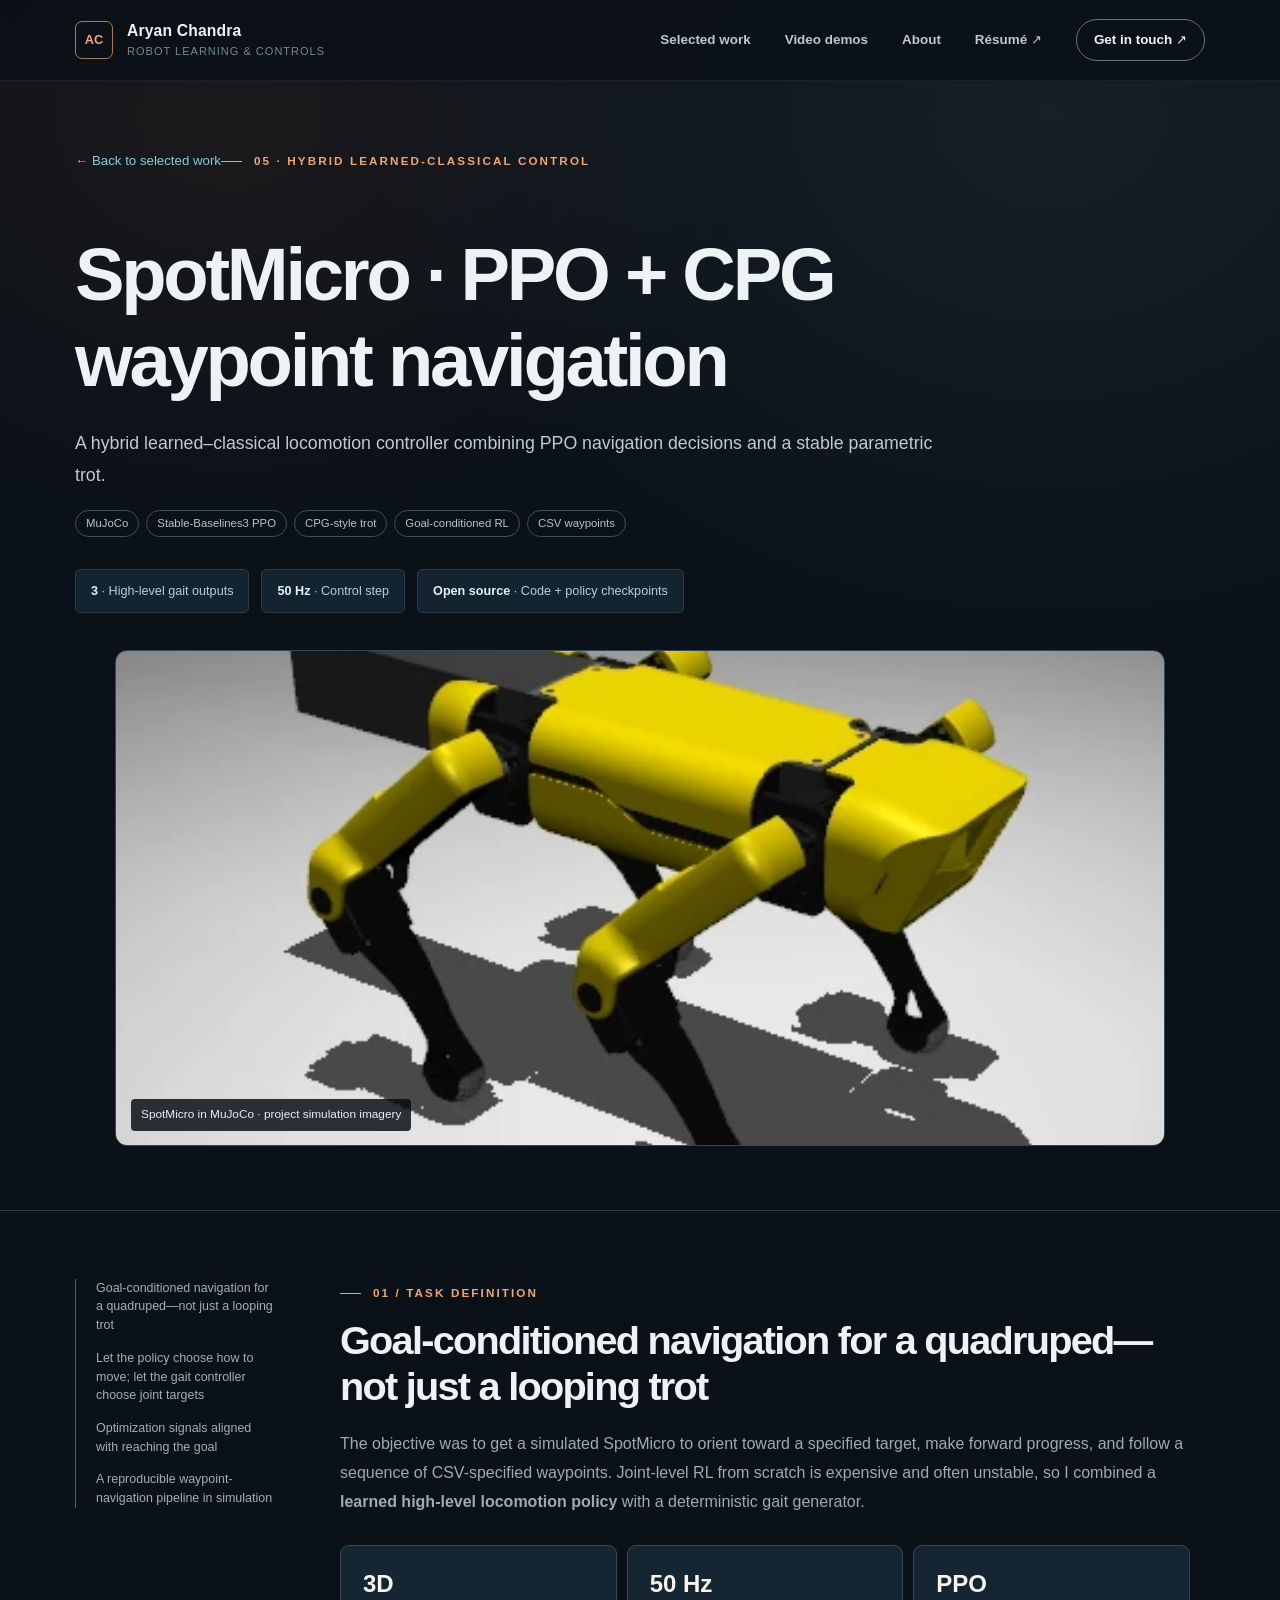
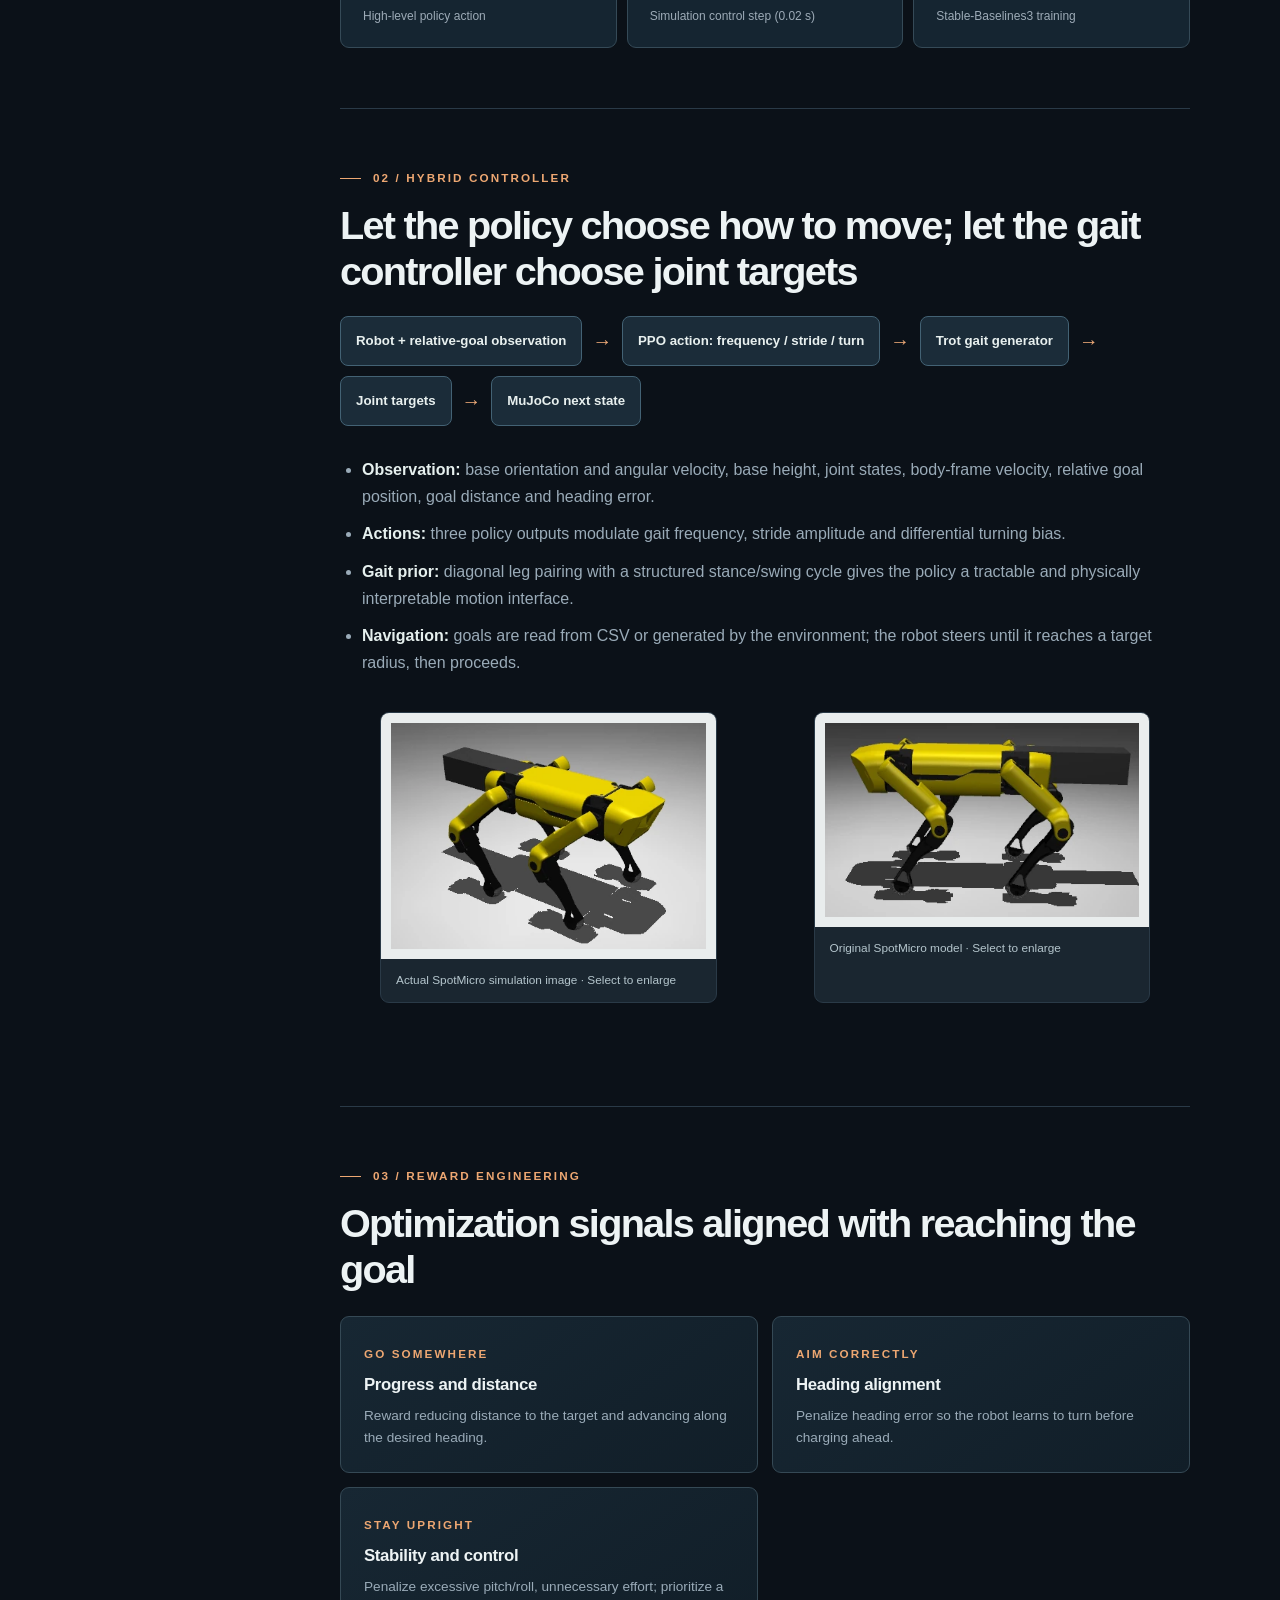
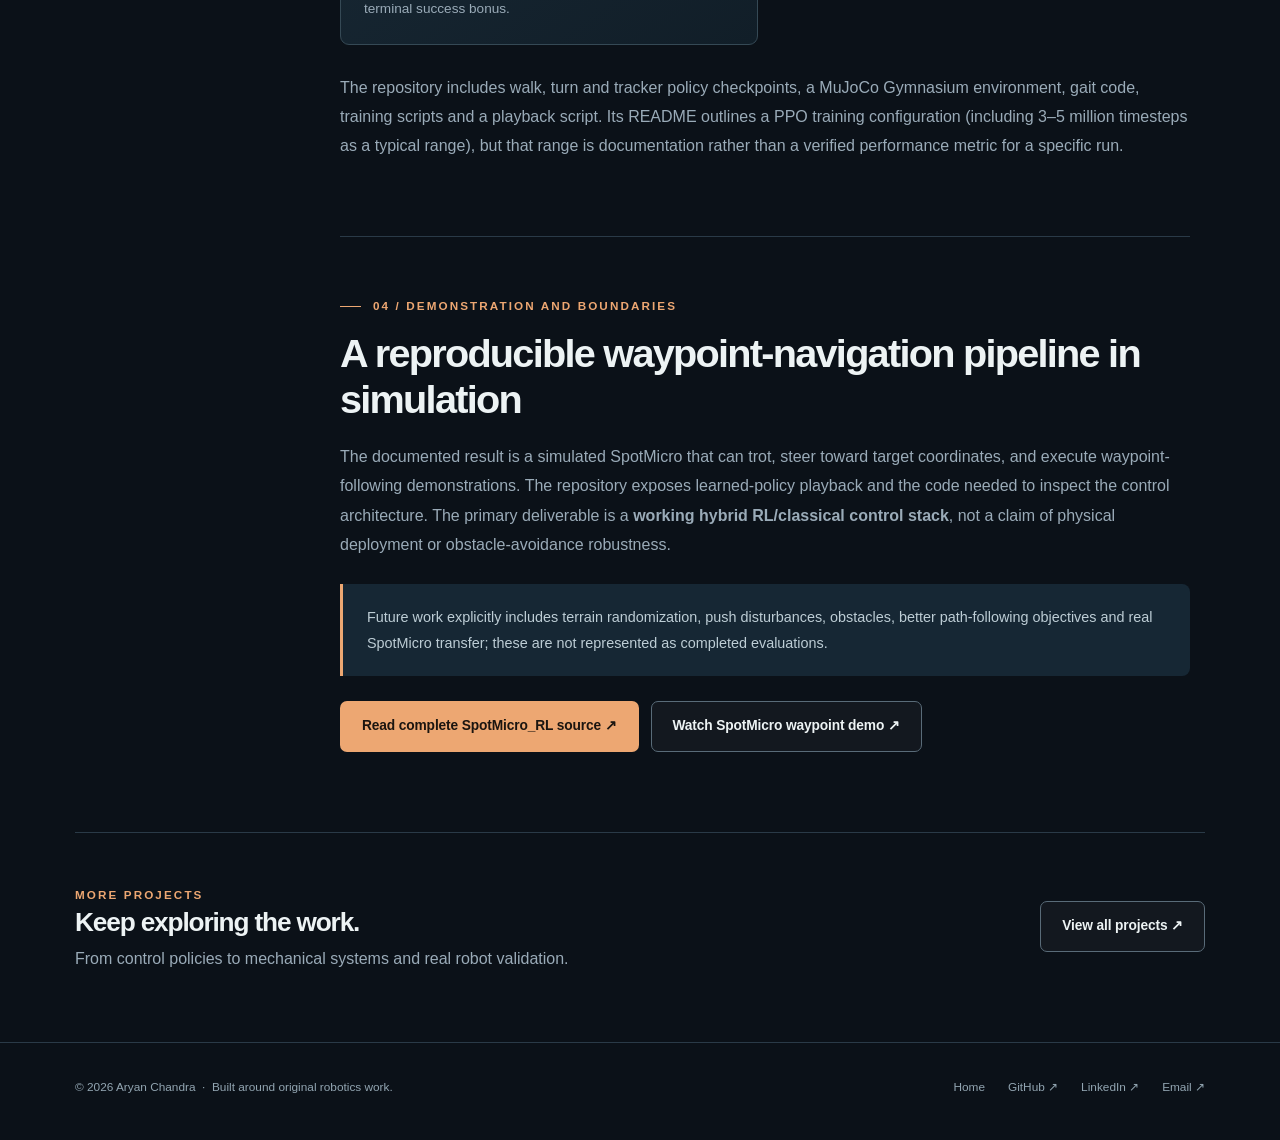
<file: projects/spotmicro-waypoints.html>
<!DOCTYPE html>

<html lang="en"><head><meta charset="utf-8"/><meta content="width=device-width,initial-scale=1" name="viewport"/><meta content="#0b1118" name="theme-color"/><meta content="Source-backed case study of SpotMicro MuJoCo waypoint tracking with Stable-Baselines3 PPO, frequency/stride/turn actions and a deterministic diagonal trot." name="description"/><meta content="website" property="og:type"/><meta content="SpotMicro · PPO + CPG waypoint navigation | Aryan Chandra" property="og:title"/><meta content="Source-backed case study of SpotMicro MuJoCo waypoint tracking with Stable-Baselines3 PPO, frequency/stride/turn actions and a deterministic diagonal trot." property="og:description"/><meta content="../assets/images/spotmicro-simulation.webp" property="og:image"/><meta content="dark" name="color-scheme"/><link href="../assets/favicon.svg" rel="icon" type="image/svg+xml"/><link href="../assets/site.css?v=2026-10-20-v4" rel="stylesheet"/><title>SpotMicro · PPO + CPG waypoint navigation | Aryan Chandra</title><meta content="2026-10-20-v4" name="portfolio-build"/></head><body><header class="site-header"><div class="container nav-wrap"><a aria-label="Aryan Chandra home" class="brand" href="../index.html"><span class="monogram">AC</span><span>Aryan Chandra<small>Robot learning &amp; controls</small></span></a><button aria-controls="nav-menu" aria-expanded="false" class="mobile-toggle" id="mobile-toggle">Menu</button><nav aria-label="Primary navigation" class="nav-links" id="nav-menu"><a href="../index.html#projects">Selected work</a><a href="../index.html#demos">Video demos</a><a href="../index.html#background">About</a><a href="../assets/Aryan_Chandra_Resume.pdf" rel="noopener" target="_blank">Résumé ↗</a><a class="contact-pill" href="mailto:aryanc2@andrew.cmu.edu">Get in touch ↗</a></nav></div></header><main><section class="page-top"><div class="container"><a class="back-link" href="../index.html#projects">← Back to selected work</a><span class="eyebrow">05 · Hybrid learned-classical control</span><h1 class="page-title">SpotMicro · PPO + CPG waypoint navigation</h1><p class="page-lede">A hybrid learned–classical locomotion controller combining PPO navigation decisions and a stable parametric trot.</p><div class="tags"><span class="tag">MuJoCo</span><span class="tag">Stable-Baselines3 PPO</span><span class="tag">CPG-style trot</span><span class="tag">Goal-conditioned RL</span><span class="tag">CSV waypoints</span></div><div class="page-quick"><span><strong>3</strong> · High-level gait outputs</span><span><strong>50 Hz</strong> · Control step</span><span><strong>Open source</strong> · Code + policy checkpoints</span></div><figure class="project-hero-image"><img alt="Actual SpotMicro quadruped model in MuJoCo simulation" fetchpriority="high" src="../assets/images/spotmicro-simulation.webp"/><figcaption>SpotMicro in MuJoCo · project simulation imagery</figcaption></figure></div></section><section class="section-border" style="padding:68px 0 10px"><div class="container article-wrap"><aside aria-label="On this page" class="sticky-index"><a href="#mission">Goal-conditioned navigation for a quadruped—not just a looping trot</a><a href="#control">Let the policy choose how to move; let the gait controller choose joint targets</a><a href="#reward">Optimization signals aligned with reaching the goal</a><a href="#results">A reproducible waypoint-navigation pipeline in simulation</a></aside><article class="article-body"><section id="mission"><span class="eyebrow">01 / Task definition</span><h2>Goal-conditioned navigation for a quadruped—not just a looping trot</h2><p>The objective was to get a simulated SpotMicro to orient toward a specified target, make forward progress, and follow a sequence of CSV-specified waypoints. Joint-level RL from scratch is expensive and often unstable, so I combined a <strong>learned high-level locomotion policy</strong> with a deterministic gait generator.</p><div class="fact-bar"><div class="fact"><strong>3D</strong><span>High-level policy action</span></div><div class="fact"><strong>50 Hz</strong><span>Simulation control step (0.02 s)</span></div><div class="fact"><strong>PPO</strong><span>Stable-Baselines3 training</span></div></div></section><section id="control"><span class="eyebrow">02 / Hybrid controller</span><h2>Let the policy choose how to move; let the gait controller choose joint targets</h2><div class="research-flow"><span>Robot + relative-goal observation</span><b>→</b><span>PPO action: frequency / stride / turn</span><b>→</b><span>Trot gait generator</span><b>→</b><span>Joint targets</span><b>→</b><span>MuJoCo next state</span></div><ul><li><strong>Observation:</strong> base orientation and angular velocity, base height, joint states, body-frame velocity, relative goal position, goal distance and heading error.</li><li><strong>Actions:</strong> three policy outputs modulate gait frequency, stride amplitude and differential turning bias.</li><li><strong>Gait prior:</strong> diagonal leg pairing with a structured stance/swing cycle gives the policy a tractable and physically interpretable motion interface.</li><li><strong>Navigation:</strong> goals are read from CSV or generated by the environment; the robot steers until it reaches a target radius, then proceeds.</li></ul><div class="media-grid"><figure class="media-item"><a href="../assets/images/spotmicro-simulation.webp" rel="noopener" target="_blank"><img alt="SpotMicro model in MuJoCo simulation" loading="lazy" src="../assets/images/spotmicro-simulation.webp"/></a><figcaption>Actual SpotMicro simulation image · Select to enlarge</figcaption></figure><figure class="media-item"><a href="../assets/images/spotmicro-simulation-side.webp" rel="noopener" target="_blank"><img alt="Side view of SpotMicro simulation" loading="lazy" src="../assets/images/spotmicro-simulation-side.webp"/></a><figcaption>Original SpotMicro model · Select to enlarge</figcaption></figure></div></section><section id="reward"><span class="eyebrow">03 / Reward engineering</span><h2>Optimization signals aligned with reaching the goal</h2><div class="detail-grid"><div class="detail-card"><span class="mini-label">Go somewhere</span><h3>Progress and distance</h3><p>Reward reducing distance to the target and advancing along the desired heading.</p></div><div class="detail-card"><span class="mini-label">Aim correctly</span><h3>Heading alignment</h3><p>Penalize heading error so the robot learns to turn before charging ahead.</p></div><div class="detail-card"><span class="mini-label">Stay upright</span><h3>Stability and control</h3><p>Penalize excessive pitch/roll, unnecessary effort; prioritize a terminal success bonus.</p></div></div><p>The repository includes walk, turn and tracker policy checkpoints, a MuJoCo Gymnasium environment, gait code, training scripts and a playback script. Its README outlines a PPO training configuration (including 3–5 million timesteps as a typical range), but that range is documentation rather than a verified performance metric for a specific run.</p></section><section id="results"><span class="eyebrow">04 / Demonstration and boundaries</span><h2>A reproducible waypoint-navigation pipeline in simulation</h2><p>The documented result is a simulated SpotMicro that can trot, steer toward target coordinates, and execute waypoint-following demonstrations. The repository exposes learned-policy playback and the code needed to inspect the control architecture. The primary deliverable is a <strong>working hybrid RL/classical control stack</strong>, not a claim of physical deployment or obstacle-avoidance robustness.</p><div class="callout"><p>Future work explicitly includes terrain randomization, push disturbances, obstacles, better path-following objectives and real SpotMicro transfer; these are not represented as completed evaluations.</p></div><div class="btn-row case-links"><a class="btn btn-primary" href="https://github.com/aryan-chandra-cmu/SpotMicro_RL" rel="noopener noreferrer" target="_blank">Read complete SpotMicro_RL source ↗</a><a class="btn btn-outline" href="https://youtu.be/zI3Rre4-SZI" rel="noopener noreferrer" target="_blank">Watch SpotMicro waypoint demo ↗</a></div></section></article></div></section><div class="container"><div class="related"><div><span class="mini-label">More projects</span><h3>Keep exploring the work.</h3><p>From control policies to mechanical systems and real robot validation.</p></div><a class="btn btn-outline" href="../index.html#projects">View all projects ↗</a></div></div></main><footer class="site-footer"><div class="container footer-layout"><div>© <span id="year">2026</span> Aryan Chandra  ·  Built around original robotics work.</div><div class="footer-links"><a href="../index.html">Home</a><a href="https://github.com/aryan-chandra-cmu" rel="noopener" target="_blank">GitHub ↗</a><a href="https://www.linkedin.com/in/aryan-chandra-aa24411ba/" rel="noopener" target="_blank">LinkedIn ↗</a><a href="mailto:aryanc2@andrew.cmu.edu">Email ↗</a></div></div></footer><script defer="" src="../assets/site.js?v=2026-10-20-v4"></script></body></html>
</file>
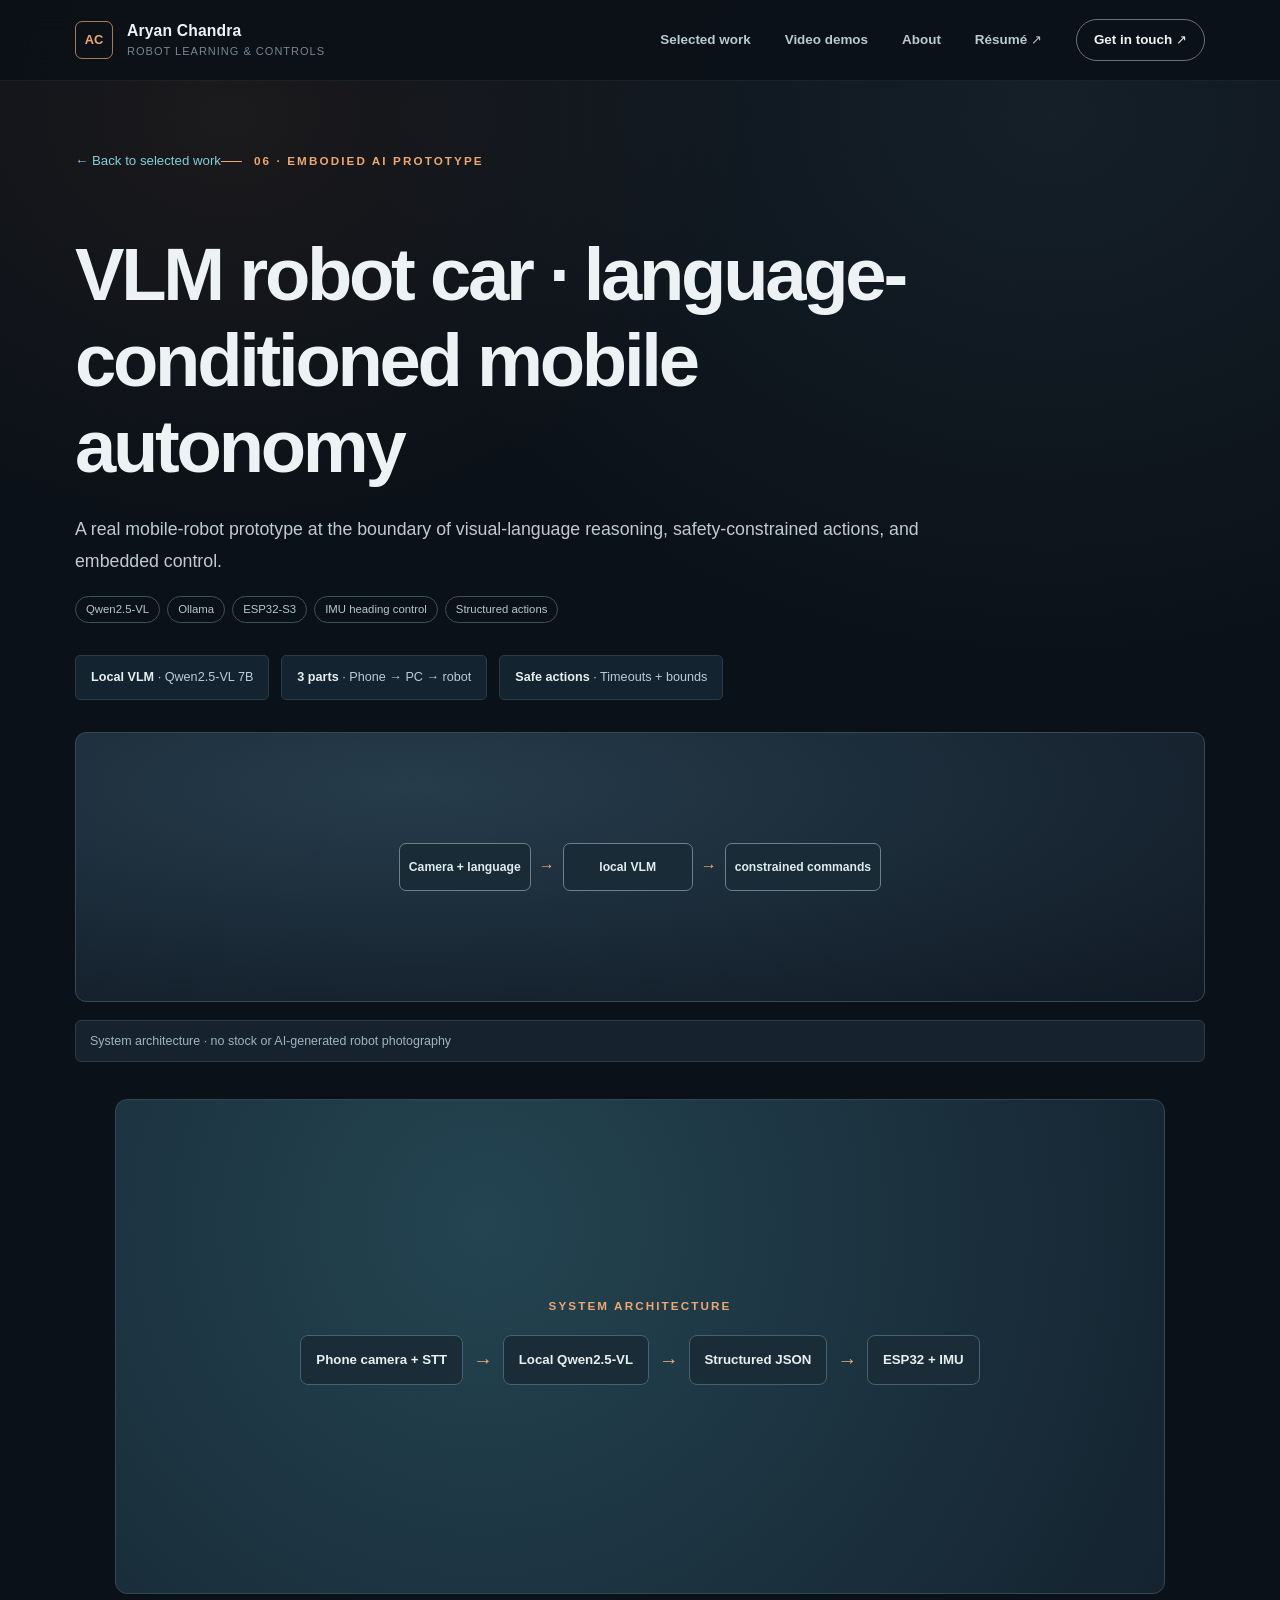
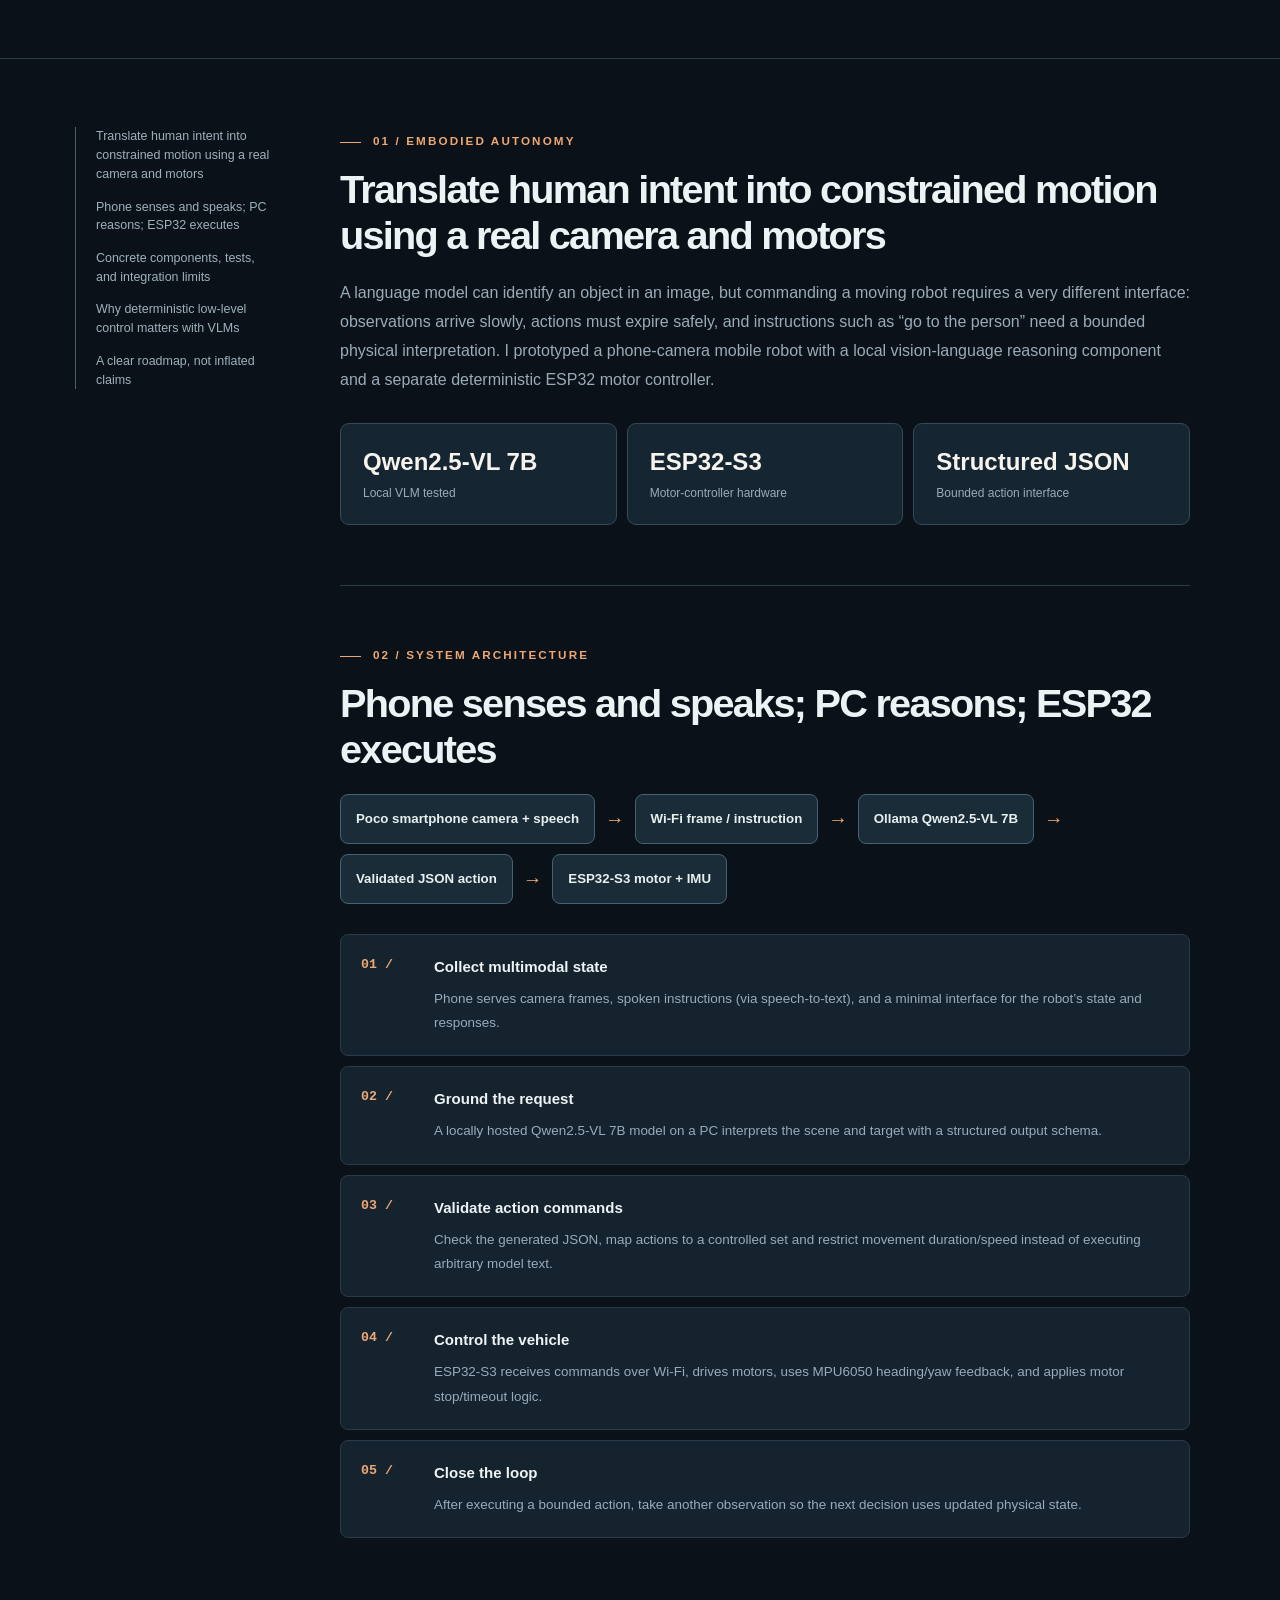
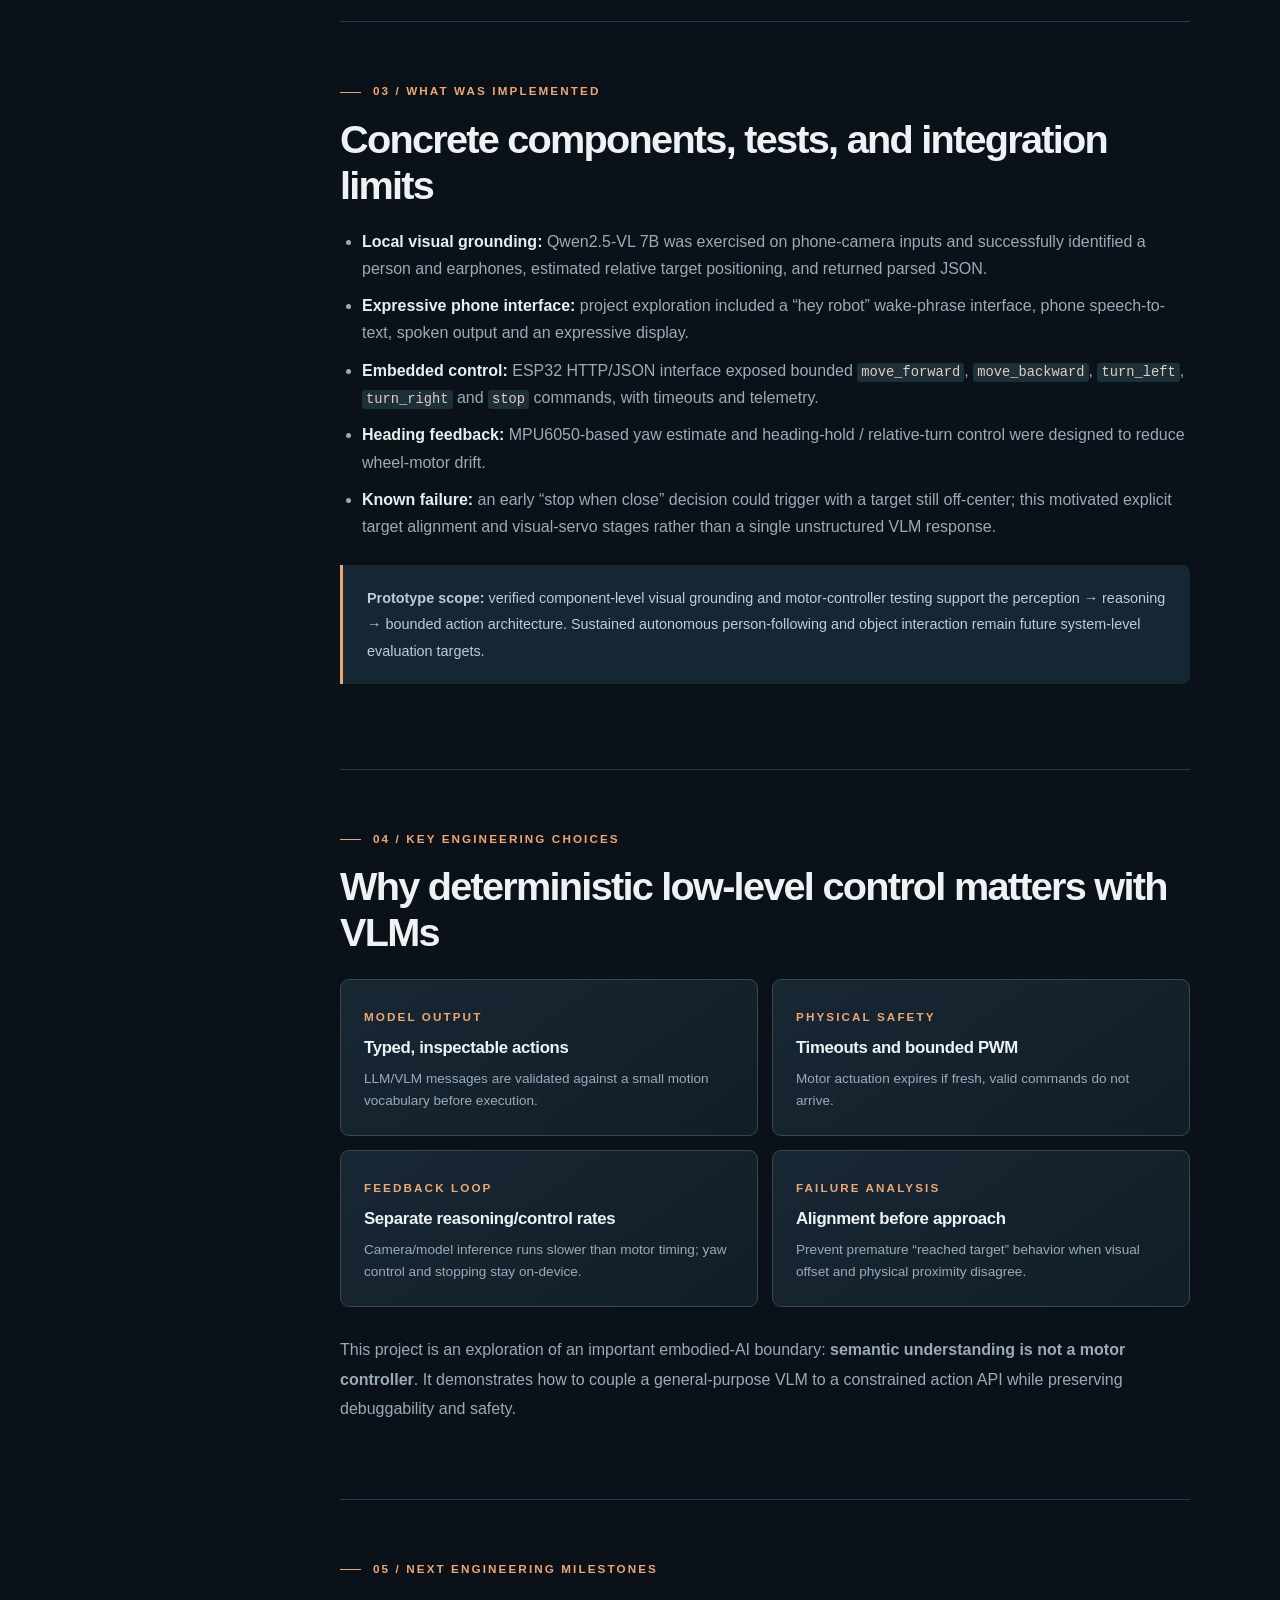
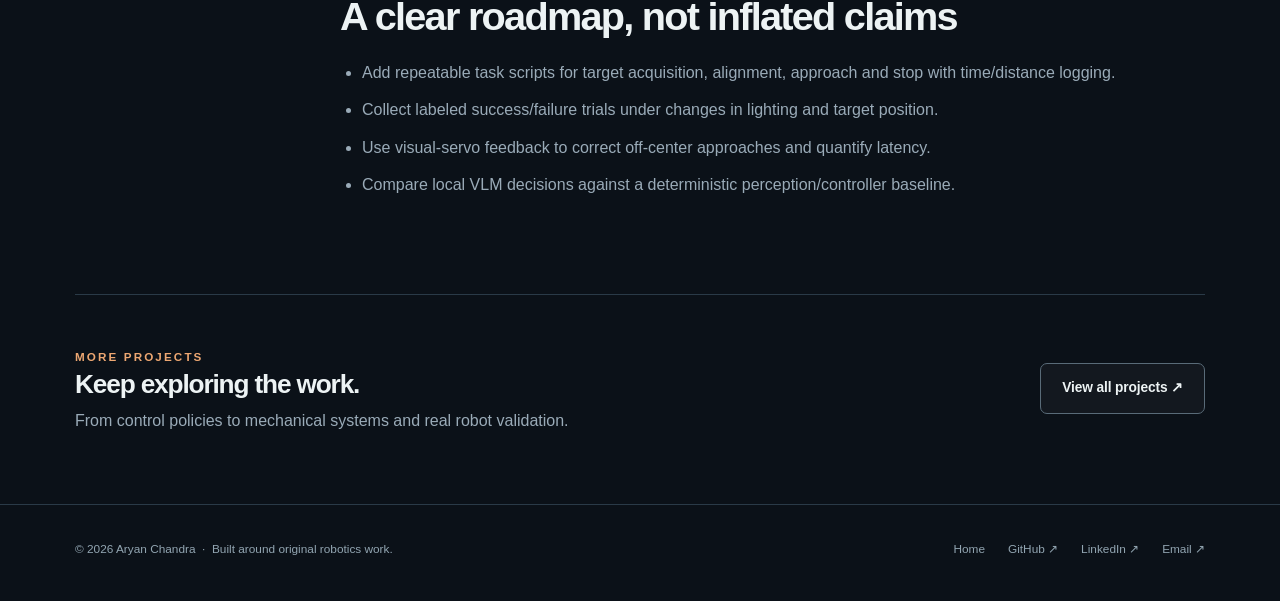
<file: projects/vlm-robot-car.html>
<!DOCTYPE html>

<html lang="en"><head><meta charset="utf-8"/><meta content="width=device-width,initial-scale=1" name="viewport"/><meta content="#0b1118" name="theme-color"/><meta content="Phone-to-PC-to-ESP32 robotics architecture using local Qwen2.5-VL 7B, speech/camera feedback, validated JSON commands, MPU6050 heading hold and bounded motor actuation." name="description"/><meta content="website" property="og:type"/><meta content="VLM robot car · language-conditioned mobile autonomy | Aryan Chandra" property="og:title"/><meta content="Phone-to-PC-to-ESP32 robotics architecture using local Qwen2.5-VL 7B, speech/camera feedback, validated JSON commands, MPU6050 heading hold and bounded motor actuation." property="og:description"/><meta content="../assets/images/microtaur-hardware.webp" property="og:image"/><meta content="dark" name="color-scheme"/><link href="../assets/favicon.svg" rel="icon" type="image/svg+xml"/><link href="../assets/site.css?v=2026-10-20-v4" rel="stylesheet"/><title>VLM robot car · language-conditioned mobile autonomy | Aryan Chandra</title><meta content="2026-10-20-v4" name="portfolio-build"/></head><body><header class="site-header"><div class="container nav-wrap"><a aria-label="Aryan Chandra home" class="brand" href="../index.html"><span class="monogram">AC</span><span>Aryan Chandra<small>Robot learning &amp; controls</small></span></a><button aria-controls="nav-menu" aria-expanded="false" class="mobile-toggle" id="mobile-toggle">Menu</button><nav aria-label="Primary navigation" class="nav-links" id="nav-menu"><a href="../index.html#projects">Selected work</a><a href="../index.html#demos">Video demos</a><a href="../index.html#background">About</a><a href="../assets/Aryan_Chandra_Resume.pdf" rel="noopener" target="_blank">Résumé ↗</a><a class="contact-pill" href="mailto:aryanc2@andrew.cmu.edu">Get in touch ↗</a></nav></div></header><main><section class="page-top"><div class="container"><a class="back-link" href="../index.html#projects">← Back to selected work</a><span class="eyebrow">06 · Embodied AI prototype</span><h1 class="page-title">VLM robot car · language-conditioned mobile autonomy</h1><p class="page-lede">A real mobile-robot prototype at the boundary of visual-language reasoning, safety-constrained actions, and embedded control.</p><div class="tags"><span class="tag">Qwen2.5-VL</span><span class="tag">Ollama</span><span class="tag">ESP32-S3</span><span class="tag">IMU heading control</span><span class="tag">Structured actions</span></div><div class="page-quick"><span><strong>Local VLM</strong> · Qwen2.5-VL 7B</span><span><strong>3 parts</strong> · Phone → PC → robot</span><span><strong>Safe actions</strong> · Timeouts + bounds</span></div><div class="diagram-thumb" style="margin-top:32px;min-height:270px;border:1px solid #344a57;border-radius:11px"><span style="max-width:260px;min-width:130px">Camera + language</span><b>→</b><span style="max-width:260px;min-width:130px">local VLM</span><b>→</b><span style="max-width:260px;min-width:130px">constrained commands</span></div><div class="notice">System architecture · no stock or AI-generated robot photography</div><figure class="project-hero-image diagram-hero"><div class="hero-flow-shell"><span class="mini-label">SYSTEM ARCHITECTURE</span><div class="research-flow"><span>Phone camera + STT</span><b>→</b><span>Local Qwen2.5-VL</span><b>→</b><span>Structured JSON</span><b>→</b><span>ESP32 + IMU</span></div></div></figure></div></section><section class="section-border" style="padding:68px 0 10px"><div class="container article-wrap"><aside aria-label="On this page" class="sticky-index"><a href="#challenge">Translate human intent into constrained motion using a real camera and motors</a><a href="#architecture">Phone senses and speaks; PC reasons; ESP32 executes</a><a href="#implemented">Concrete components, tests, and integration limits</a><a href="#engineering">Why deterministic low-level control matters with VLMs</a><a href="#next">A clear roadmap, not inflated claims</a></aside><article class="article-body"><section id="challenge"><span class="eyebrow">01 / Embodied autonomy</span><h2>Translate human intent into constrained motion using a real camera and motors</h2><p>A language model can identify an object in an image, but commanding a moving robot requires a very different interface: observations arrive slowly, actions must expire safely, and instructions such as “go to the person” need a bounded physical interpretation. I prototyped a phone-camera mobile robot with a local vision-language reasoning component and a separate deterministic ESP32 motor controller.</p><div class="fact-bar"><div class="fact"><strong>Qwen2.5-VL 7B</strong><span>Local VLM tested</span></div><div class="fact"><strong>ESP32-S3</strong><span>Motor-controller hardware</span></div><div class="fact"><strong>Structured JSON</strong><span>Bounded action interface</span></div></div></section><section id="architecture"><span class="eyebrow">02 / System architecture</span><h2>Phone senses and speaks; PC reasons; ESP32 executes</h2><div class="research-flow"><span>Poco smartphone camera + speech</span><b>→</b><span>Wi-Fi frame / instruction</span><b>→</b><span>Ollama Qwen2.5-VL 7B</span><b>→</b><span>Validated JSON action</span><b>→</b><span>ESP32-S3 motor + IMU</span></div><div class="steps"><div class="step"><span class="step-num">01 /</span><div><strong>Collect multimodal state</strong><p>Phone serves camera frames, spoken instructions (via speech-to-text), and a minimal interface for the robot’s state and responses.</p></div></div><div class="step"><span class="step-num">02 /</span><div><strong>Ground the request</strong><p>A locally hosted Qwen2.5-VL 7B model on a PC interprets the scene and target with a structured output schema.</p></div></div><div class="step"><span class="step-num">03 /</span><div><strong>Validate action commands</strong><p>Check the generated JSON, map actions to a controlled set and restrict movement duration/speed instead of executing arbitrary model text.</p></div></div><div class="step"><span class="step-num">04 /</span><div><strong>Control the vehicle</strong><p>ESP32-S3 receives commands over Wi-Fi, drives motors, uses MPU6050 heading/yaw feedback, and applies motor stop/timeout logic.</p></div></div><div class="step"><span class="step-num">05 /</span><div><strong>Close the loop</strong><p>After executing a bounded action, take another observation so the next decision uses updated physical state.</p></div></div></div></section><section id="implemented"><span class="eyebrow">03 / What was implemented</span><h2>Concrete components, tests, and integration limits</h2><ul><li><strong>Local visual grounding:</strong> Qwen2.5-VL 7B was exercised on phone-camera inputs and successfully identified a person and earphones, estimated relative target positioning, and returned parsed JSON.</li><li><strong>Expressive phone interface:</strong> project exploration included a “hey robot” wake-phrase interface, phone speech-to-text, spoken output and an expressive display.</li><li><strong>Embedded control:</strong> ESP32 HTTP/JSON interface exposed bounded <code>move_forward</code>, <code>move_backward</code>, <code>turn_left</code>, <code>turn_right</code> and <code>stop</code> commands, with timeouts and telemetry.</li><li><strong>Heading feedback:</strong> MPU6050-based yaw estimate and heading-hold / relative-turn control were designed to reduce wheel-motor drift.</li><li><strong>Known failure:</strong> an early “stop when close” decision could trigger with a target still off-center; this motivated explicit target alignment and visual-servo stages rather than a single unstructured VLM response.</li></ul><div class="callout"><p><strong>Prototype scope:</strong> verified component-level visual grounding and motor-controller testing support the perception → reasoning → bounded action architecture. Sustained autonomous person-following and object interaction remain future system-level evaluation targets.</p></div></section><section id="engineering"><span class="eyebrow">04 / Key engineering choices</span><h2>Why deterministic low-level control matters with VLMs</h2><div class="detail-grid"><div class="detail-card"><span class="mini-label">Model output</span><h3>Typed, inspectable actions</h3><p>LLM/VLM messages are validated against a small motion vocabulary before execution.</p></div><div class="detail-card"><span class="mini-label">Physical safety</span><h3>Timeouts and bounded PWM</h3><p>Motor actuation expires if fresh, valid commands do not arrive.</p></div><div class="detail-card"><span class="mini-label">Feedback loop</span><h3>Separate reasoning/control rates</h3><p>Camera/model inference runs slower than motor timing; yaw control and stopping stay on-device.</p></div><div class="detail-card"><span class="mini-label">Failure analysis</span><h3>Alignment before approach</h3><p>Prevent premature “reached target” behavior when visual offset and physical proximity disagree.</p></div></div><p>This project is an exploration of an important embodied-AI boundary: <strong>semantic understanding is not a motor controller</strong>. It demonstrates how to couple a general-purpose VLM to a constrained action API while preserving debuggability and safety.</p></section><section id="next"><span class="eyebrow">05 / Next engineering milestones</span><h2>A clear roadmap, not inflated claims</h2><ul><li>Add repeatable task scripts for target acquisition, alignment, approach and stop with time/distance logging.</li><li>Collect labeled success/failure trials under changes in lighting and target position.</li><li>Use visual-servo feedback to correct off-center approaches and quantify latency.</li><li>Compare local VLM decisions against a deterministic perception/controller baseline.</li></ul></section></article></div></section><div class="container"><div class="related"><div><span class="mini-label">More projects</span><h3>Keep exploring the work.</h3><p>From control policies to mechanical systems and real robot validation.</p></div><a class="btn btn-outline" href="../index.html#projects">View all projects ↗</a></div></div></main><footer class="site-footer"><div class="container footer-layout"><div>© <span id="year">2026</span> Aryan Chandra  ·  Built around original robotics work.</div><div class="footer-links"><a href="../index.html">Home</a><a href="https://github.com/aryan-chandra-cmu" rel="noopener" target="_blank">GitHub ↗</a><a href="https://www.linkedin.com/in/aryan-chandra-aa24411ba/" rel="noopener" target="_blank">LinkedIn ↗</a><a href="mailto:aryanc2@andrew.cmu.edu">Email ↗</a></div></div></footer><script defer="" src="../assets/site.js?v=2026-10-20-v4"></script></body></html>
</file>
<file: assets/site.css>
:root{--bg:#0b1118;--bg2:#101a24;--panel:#15212d;--panel2:#1a2935;--line:#2a3a47;--text:#edf3f4;--muted:#9aabb8;--subtle:#748895;--accent:#eda772;--accent2:#82ced8;--max:1190px;--radius:18px;--shadow:0 24px 62px rgba(0,0,0,.25)}
*{box-sizing:border-box}html{scroll-behavior:smooth;scroll-padding-top:96px}body{margin:0;background:var(--bg);color:var(--text);font-family:Inter,'Segoe UI',Arial,sans-serif;font-size:16px;line-height:1.65;-webkit-font-smoothing:antialiased}body:before{content:'';position:absolute;z-index:-1;pointer-events:none;top:0;left:0;right:0;height:960px;background:radial-gradient(ellipse at 82% 12%,rgba(80,121,144,.14),transparent 46%),radial-gradient(ellipse at 18% 12%,rgba(215,126,76,.08),transparent 35%)}::selection{background:rgba(237,167,114,.3);color:#fff}a{color:inherit;text-decoration:none}img{display:block;max-width:100%}button,input{font:inherit}button{cursor:pointer}strong{font-weight:680}h1,h2,h3,h4,p{margin-top:0}h1,h2,h3{line-height:1.16;letter-spacing:-.044em}h1{font-size:clamp(3.35rem,6.8vw,6.8rem);font-weight:700}h2{font-size:clamp(2.25rem,4.35vw,4.4rem);font-weight:660}h3{font-size:clamp(1.22rem,2.05vw,1.85rem);font-weight:650}p{color:var(--muted)}small{font-size:.78rem}a:focus-visible,button:focus-visible{outline:2px solid var(--accent2);outline-offset:4px}hr{border:none;border-top:1px solid var(--line)}.container{max-width:var(--max);margin-inline:auto;padding-inline:30px}.mini-label,.eyebrow{font:650 .73rem/1.4 'Segoe UI',Arial,sans-serif;letter-spacing:.18em;text-transform:uppercase;color:var(--accent)}.eyebrow:before{content:'';display:inline-block;width:21px;height:1px;background:var(--accent);vertical-align:middle;margin-right:12px}.subtle{color:var(--subtle)}.muted{color:var(--muted)}.max700{max-width:700px}.accent{color:var(--accent)}.cyan{color:var(--accent2)}.meta{font-family:ui-monospace,SFMono-Regular,Consolas,monospace;font-size:.72rem;letter-spacing:.035em;text-transform:uppercase;color:var(--subtle)}.site-header{height:81px;position:sticky;top:0;background:rgba(11,17,24,.91);backdrop-filter:blur(16px);border-bottom:1px solid rgba(255,255,255,.065);z-index:20}.nav-wrap{height:100%;display:flex;align-items:center;justify-content:space-between;gap:20px}.brand{display:flex;align-items:center;gap:14px;font-weight:750;font-size:.98rem;line-height:1.16;letter-spacing:.01em}.monogram{display:grid;place-items:center;flex:none;width:38px;height:38px;border:1px solid rgba(237,167,114,.7);color:var(--accent);border-radius:7px;font-size:.8rem;font-weight:800;letter-spacing:.01em}.brand small{display:block;color:var(--subtle);font-weight:500;font-size:.69rem;letter-spacing:.09em;margin-top:5px;text-transform:uppercase}.nav-links{display:flex;align-items:center;gap:34px}.nav-links>a{color:#bac9d2;font-size:.84rem;font-weight:550;transition:color .18s}.nav-links>a:hover,.nav-links>a[aria-current=page]{color:var(--accent)}.nav-links .contact-pill{border:1px solid #64727f;border-radius:50px;padding:9px 17px;color:#eef4f4}.nav-links .contact-pill:hover{border-color:var(--accent)}.mobile-toggle{display:none;background:none;color:var(--text);border:1px solid var(--line);border-radius:9px;padding:8px 12px}
.btn-row{display:flex;align-items:center;flex-wrap:wrap;gap:12px}.btn{display:inline-flex;align-items:center;justify-content:center;gap:12px;border-radius:7px;padding:13px 21px;font-weight:690;font-size:.86rem;letter-spacing:-.01em;border:1px solid transparent;transition:transform .2s,background .2s,border-color .2s}.btn:hover{transform:translateY(-2px)}.btn-primary{color:#1b1510;background:var(--accent)}.btn-primary:hover{background:#f7c198}.btn-outline{background:rgba(255,255,255,.03);color:var(--text);border-color:#596b78}.btn-outline:hover{border-color:var(--accent)}.btn-quiet{padding-left:0;color:var(--accent2)}.link-arrow{color:var(--accent);font-weight:700;font-size:.85rem;display:inline-block}.link-arrow:hover{text-decoration:underline;text-underline-offset:5px}.section{padding:106px 0}.section-border{border-top:1px solid var(--line)}.section-head{display:flex;justify-content:space-between;gap:45px;align-items:flex-end;margin-bottom:34px}.section-head p{max-width:430px;margin-bottom:4px}.section-head h2{margin-bottom:0}.grained{background-color:var(--bg2);background-image:radial-gradient(rgba(255,255,255,.025) .65px,transparent .65px);background-size:8px 8px}
.hero{padding:90px 0 67px}.hero-grid{display:grid;grid-template-columns:minmax(0,1.05fr) minmax(0,.95fr);gap:54px;align-items:center}.hero h1{margin:20px 0 28px;font-size:clamp(3.8rem,6.2vw,6.1rem)}.hero-lede{font-size:1.08rem;line-height:1.8;max-width:590px;margin-bottom:29px}.hero .side-note{display:flex;align-items:center;gap:14px;margin-top:36px;padding-top:22px;border-top:1px solid var(--line);color:#9dabb4;font-size:.78rem}.status-dot{width:8px;height:8px;border-radius:50%;background:#85d7b8;box-shadow:0 0 0 4px rgba(133,215,184,.11)}.hero-photo-wrap{padding:13px;border:1px solid #34414a;border-radius:12px;background:linear-gradient(150deg,#263442,#0e151d);transform:rotate(1deg);box-shadow:var(--shadow)}.hero-image{aspect-ratio:1.04;overflow:hidden;border-radius:5px;position:relative;background:#1a232e}.hero-image img{width:100%;height:100%;object-fit:cover;object-position:58% center;filter:contrast(1.05) saturate(1.01)}.hero-image:after{content:'';position:absolute;inset:0;background:linear-gradient(180deg,transparent 64%,rgba(0,0,0,.69))}.photo-bottom{position:absolute;bottom:20px;left:20px;right:20px;z-index:1;display:flex;justify-content:space-between;gap:12px;align-items:flex-end}.photo-bottom div span{display:block;color:#fff;font-weight:700;font-size:.87rem}.photo-bottom div small{display:block;color:#e0e8e9;font-size:.7rem}.tag-photo{background:rgba(10,22,30,.85);border:1px solid rgba(255,255,255,.22);color:#fff;border-radius:4px;padding:5px 8px;font-size:.69rem;white-space:nowrap}.hero-photo-caption{display:flex;justify-content:space-between;color:#9dabb4;font-size:.68rem;text-transform:uppercase;letter-spacing:.12em;padding:12px 4px 0}.stat-strip{border-top:1px solid var(--line);border-bottom:1px solid var(--line);margin-top:71px;display:grid;grid-template-columns:repeat(4,1fr)}.stat{padding:26px 27px;border-right:1px solid var(--line)}.stat:first-child{padding-left:0}.stat:last-child{border-right:none}.stat strong{display:block;font-weight:660;font-size:1.58rem;color:var(--text);letter-spacing:-.05em;line-height:1.2}.stat span{display:block;color:#94a6b4;margin-top:8px;font-size:.76rem;line-height:1.4}.stat small{color:var(--accent2)}
.project-stack{display:grid;gap:16px}.feature{background:var(--panel);border:1px solid var(--line);border-radius:13px;overflow:hidden;display:grid;grid-template-columns:47% 53%;min-height:365px;transition:border-color .2s,transform .2s}.feature:hover,.project-card:hover{border-color:#536a77;transform:translateY(-2px)}.feature.reverse{grid-template-columns:53% 47%}.feature.reverse>.feature-media{order:2}.feature-media{position:relative;min-height:340px;overflow:hidden;background:#17242d}.feature-media img{width:100%;height:100%;object-fit:cover;transition:transform .5s}.feature:hover .feature-media img{transform:scale(1.025)}.feature-media .fig-on-white{object-fit:contain;padding:26px;background:#e9eeec}.feature-media .media-badge{position:absolute;bottom:20px;left:20px;z-index:1;font-size:.73rem;padding:7px 11px;background:rgba(5,15,20,.86);color:#e8f0f0;border:1px solid #5e727d;border-radius:5px}.feature-copy{padding:48px 45px;display:flex;flex-direction:column;justify-content:center}.feature-copy .eyebrow{margin-bottom:15px}.feature-copy h3{font-size:clamp(1.9rem,3vw,2.75rem);margin-bottom:20px}.feature-copy p{max-width:490px;line-height:1.75;font-size:.93rem;margin-bottom:24px}.tags{display:flex;gap:7px;flex-wrap:wrap;margin-bottom:22px}.tag{font-size:.71rem;border:1px solid #3d515d;color:#b3c6ce;padding:5px 10px;border-radius:100px;line-height:1.3}.feature-actions{display:flex;gap:18px;flex-wrap:wrap;align-items:center}.project-grid{display:grid;grid-template-columns:repeat(2,minmax(0,1fr));gap:16px;margin-top:16px}.project-card{background:var(--panel);border:1px solid var(--line);border-radius:11px;overflow:hidden;transition:border-color .2s,transform .2s}.card-visual{height:230px;position:relative;background:linear-gradient(120deg,#233440,#151d26);overflow:hidden}.card-visual img{width:100%;height:100%;object-fit:cover}.card-visual.contain img{object-fit:contain;background:#e5ebea;padding:13px}.card-visual::after{content:'';position:absolute;inset:0;border-bottom:1px solid #34434c;pointer-events:none}.card-visual .visual-index{position:absolute;bottom:14px;left:16px;font-size:.71rem;color:#fff;background:rgba(4,14,21,.74);padding:5px 9px;border-radius:4px;border:1px solid #60727b}.card-copy{padding:27px 28px 29px}.card-copy h3{font-size:1.46rem;min-height:50px;margin:12px 0}.card-copy p{font-size:.9rem;min-height:78px;line-height:1.6}.card-copy .tags{margin-top:20px}.diagram-thumb{height:100%;display:flex;align-items:center;justify-content:center;padding:34px;gap:8px;background:radial-gradient(ellipse at 30% 20%,#263c4b,#101924)}.diagram-thumb span{font-size:.76rem;font-weight:700;color:#e0ebed;text-align:center;border:1px solid #69808d;padding:13px 9px;background:#182b37;border-radius:7px;min-width:0;max-width:120px}.diagram-thumb b{color:var(--accent)}.diagram-thumb small{display:block;color:#96a8b1;font-weight:450;margin-top:5px}.diagram-thumb.car{background:radial-gradient(ellipse at 70% 60%,#29424b,#121a23)}
.cap-grid{display:grid;grid-template-columns:repeat(3,1fr);gap:24px}.cap{border-top:1px solid #57707c;padding-top:24px}.cap .cap-number{display:block;color:var(--accent);font-family:ui-monospace,monospace;font-size:.82rem;margin-bottom:36px}.cap h3{margin-bottom:16px;font-size:1.4rem}.cap p{font-size:.93rem;line-height:1.7}.cap strong{color:#d8e5e5}.experience{display:grid;grid-template-columns:1fr 2fr;gap:34px;padding:29px 0;border-bottom:1px solid var(--line)}.experience:first-of-type{border-top:1px solid var(--line)}.experience h3{font-size:1.23rem;margin:0 0 7px}.experience p{font-size:.9rem;margin:0;line-height:1.7}.experience .meta{margin-top:6px}.skill-grid{display:grid;grid-template-columns:repeat(4,1fr);gap:12px;margin-top:30px}.skill{padding:23px;border:1px solid var(--line);border-radius:9px;background:rgba(255,255,255,.019)}.skill h4{margin-bottom:10px;font-size:.91rem;color:var(--accent2)}.skill p{font-size:.83rem;line-height:1.72;margin:0}.contact-zone{background:linear-gradient(135deg,#182b37,#111923);border:1px solid #405460;padding:60px;border-radius:14px;display:grid;grid-template-columns:1fr auto;align-items:center;gap:35px}.contact-zone h2{font-size:clamp(2.4rem,4vw,4.1rem);margin:15px 0}.contact-zone p{max-width:630px}.site-footer{padding:35px 0 42px;border-top:1px solid var(--line);font-size:.74rem;color:#92a5b1}.footer-layout{display:flex;align-items:center;justify-content:space-between;gap:20px}.footer-links{display:flex;flex-wrap:wrap;gap:23px}.footer-links a:hover{color:var(--accent)}
.page-top{padding:66px 0 48px}.back-link{display:inline-flex;gap:9px;align-items:center;color:var(--accent2);font-size:.83rem;margin-bottom:45px}.back-link:hover{text-decoration:underline;text-underline-offset:4px}.page-title{max-width:920px;font-size:clamp(3.3rem,5.8vw,5.6rem);margin:15px 0 24px}.page-lede{max-width:870px;font-size:1.11rem;line-height:1.8;color:#bdcbd2}.page-quick{display:flex;flex-wrap:wrap;gap:12px;margin:32px 0 0}.page-quick>span{background:#142330;border:1px solid var(--line);padding:11px 15px;border-radius:5px;color:#bbccd4;font-size:.79rem}.page-quick strong{color:#e7efef}.project-hero-image{margin-top:37px;border:1px solid #354753;border-radius:12px;overflow:hidden;aspect-ratio:2.12;background:#1b2933;position:relative}.project-hero-image img{width:100%;height:100%;object-fit:cover;object-position:center}.project-hero-image.contain img{object-fit:contain;background:#edf0ee;padding:18px}.project-hero-image figcaption{position:absolute;bottom:14px;left:15px;padding:6px 10px;background:rgba(4,14,20,.83);border-radius:4px;color:#e7eeee;font-size:.74rem}.article-wrap{display:grid;grid-template-columns:200px minmax(0,1fr);gap:65px}.sticky-index{position:sticky;top:111px;align-self:start;display:grid;gap:14px;border-left:1px solid #49616e;padding-left:20px}.sticky-index a{font-size:.78rem;color:#9db1bc}.sticky-index a:hover{color:var(--accent2)}.article-body{max-width:850px}.article-body>section{padding-bottom:60px;margin-bottom:55px;border-bottom:1px solid var(--line)}.article-body>section:last-child{border:0;margin-bottom:10px}.article-body h2{font-size:clamp(1.9rem,3.1vw,2.8rem);margin:12px 0 20px}.article-body p{line-height:1.82}.article-body h3{font-size:1.18rem;margin:30px 0 10px;letter-spacing:-.02em}.article-body li{color:var(--muted);margin-bottom:10px;line-height:1.7}.article-body ul{padding-left:22px}.article-body li strong{color:#e6f0ee}.fact-bar{display:grid;grid-template-columns:repeat(3,1fr);gap:10px;margin-top:29px}.fact{padding:22px;border-radius:9px;background:#152531;border:1px solid #354a57}.fact strong{font-size:1.5rem;display:block;color:#f6f4ed;line-height:1.3}.fact span{font-size:.75rem;color:#9dabb7;line-height:1.5;display:block;margin-top:7px}.callout{background:#162734;border-left:3px solid var(--accent);padding:20px 24px;margin:25px 0;border-radius:0 8px 8px 0}.callout p{margin:0;color:#bdcdd5;font-size:.9rem}.media-grid{display:grid;grid-template-columns:repeat(2,minmax(0,1fr));gap:17px;margin:20px 0 27px}.media-item{background:#1a2630;border:1px solid var(--line);border-radius:9px;overflow:hidden}.media-item img{width:100%;height:auto;max-height:310px;object-fit:contain;background:#e9eded;padding:10px}.media-item figcaption{font-size:.74rem;color:#b4c5cc;padding:12px 15px}.video-grid{display:grid;grid-template-columns:repeat(2,minmax(0,1fr));gap:18px;margin-top:24px}.video-card{overflow:hidden;background:#172431;border:1px solid #37505e;border-radius:10px}.video-player{position:relative;aspect-ratio:16/9;overflow:hidden;background:#152430}.video-player img{height:100%;width:100%;object-fit:cover;opacity:.68}.video-player button{position:absolute;inset:0;border:0;background:transparent;color:#fff;display:flex;align-items:center;justify-content:center}.video-player button span{display:grid;place-items:center;width:65px;height:65px;border-radius:100%;background:var(--accent);color:#0f1720;font-size:1.45rem;box-shadow:0 0 0 9px rgba(237,167,114,.19);transition:transform .2s}.video-player button:hover span{transform:scale(1.1)}.video-player iframe{width:100%;height:100%;border:0}.video-meta{padding:17px 20px}.video-meta strong{display:block;font-size:.9rem;color:#eef2f4;line-height:1.4}.video-meta small{display:block;color:#93a8b2;margin-top:4px}.video-meta a{color:var(--accent2);font-size:.74rem;display:inline-block;margin-top:10px}.steps{display:grid;gap:10px;margin:23px 0}.step{display:grid;grid-template-columns:55px 1fr;gap:18px;align-items:start;background:#15232f;border:1px solid var(--line);border-radius:8px;padding:20px}.step-num{font:650 .83rem/1.5 ui-monospace,monospace;color:var(--accent)}.step strong{display:block;color:#eff3f3;font-size:.94rem}.step p{margin:7px 0 0;font-size:.84rem}.codeflow{display:flex;flex-wrap:wrap;gap:7px;align-items:center;margin:20px 0}.codeflow span{background:#1b2a36;padding:12px;border:1px solid #456270;border-radius:6px;color:#d8e7e9;font-size:.76rem;font-family:ui-monospace,monospace}.codeflow b{color:var(--accent)}.comparison{margin:20px 0 27px;background:#162531;border:1px solid #344755;border-radius:9px;padding:25px}.bar-row{display:grid;grid-template-columns:120px 1fr 90px;gap:14px;align-items:center;font-size:.8rem;margin:13px 0;color:#dce9e9}.track{background:#293b46;height:19px;border-radius:4px;overflow:hidden}.fill{height:100%;background:#819fac;border-radius:4px}.fill.accent-fill{background:var(--accent)}.attribution{font-size:.75rem;color:#90a2ad}.related{border-top:1px solid var(--line);padding:48px 0 70px;display:flex;justify-content:space-between;gap:18px;align-items:center}.related h3{margin:0 0 8px}.related p{margin:0}.notice{font-size:.78rem;color:#a0b4bf;background:#16232e;border:1px solid var(--line);padding:10px 14px;border-radius:6px;margin-top:18px}
@media(max-width:1040px){.container{padding-inline:24px}.hero-grid{gap:33px}.hero h1{font-size:clamp(3.5rem,6vw,5.1rem)}.feature-copy{padding:38px 32px}.skill-grid{grid-template-columns:repeat(2,1fr)}.article-wrap{grid-template-columns:145px 1fr;gap:35px}}
@media(max-width:760px){.container{padding-inline:20px}.site-header{height:68px}.mobile-toggle{display:block}.nav-links{display:none;position:absolute;top:67px;left:0;right:0;padding:22px 20px;background:#0f1a23;border-bottom:1px solid var(--line);flex-direction:column;gap:20px;align-items:stretch}.nav-links.open{display:flex}.nav-links .contact-pill{text-align:center}.hero{padding:55px 0 30px}.hero-grid{grid-template-columns:1fr;gap:45px}.hero h1{font-size:clamp(3.7rem,12vw,5.8rem)}.hero-lede{font-size:1rem}.hero-photo-wrap{transform:none;max-width:660px}.hero-image{aspect-ratio:1.38}.stat-strip{grid-template-columns:repeat(2,1fr);margin-top:45px}.stat{padding:20px 16px;border-bottom:1px solid var(--line)}.stat:first-child{padding-left:16px}.stat:nth-child(2){border-right:0}.stat:nth-last-child(-n+2){border-bottom:0}.section{padding:74px 0}.section-head{display:block}.section-head h2{margin-bottom:12px}.section-head p{max-width:100%}.feature,.feature.reverse{grid-template-columns:1fr}.feature.reverse>.feature-media{order:0}.feature-media{min-height:260px;height:290px}.feature-copy{padding:32px 27px}.feature-copy h3{font-size:2.2rem}.project-grid{grid-template-columns:1fr}.card-copy p{min-height:0}.cap-grid{grid-template-columns:1fr;gap:35px}.cap .cap-number{margin-bottom:17px}.experience{grid-template-columns:1fr;gap:11px}.skill-grid{grid-template-columns:1fr 1fr}.contact-zone{grid-template-columns:1fr;padding:35px 25px}.contact-zone .btn{width:max-content}.footer-layout{flex-direction:column;align-items:flex-start}.page-top{padding-top:34px}.page-title{font-size:clamp(3.2rem,10vw,4.4rem)}.project-hero-image{aspect-ratio:1.35}.article-wrap{grid-template-columns:1fr}.sticky-index{position:static;display:flex;overflow-x:auto;flex-wrap:wrap;border-left:0;border-bottom:1px solid var(--line);padding-left:0;padding-bottom:13px;gap:16px}.article-body>section{padding-bottom:42px;margin-bottom:40px}.video-grid,.media-grid{grid-template-columns:1fr}.fact-bar{grid-template-columns:repeat(3,1fr)}.fact{padding:14px}.fact strong{font-size:1.2rem}.related{align-items:start;flex-direction:column}}
@media(max-width:450px){.brand{font-size:.85rem}.brand small{font-size:.59rem}.monogram{width:35px;height:35px}.hero h1{font-size:3.25rem}.btn-row .btn{width:100%}.stat strong{font-size:1.4rem}.skill-grid{grid-template-columns:1fr}.fact-bar{grid-template-columns:1fr}.bar-row{grid-template-columns:80px 1fr 64px}.diagram-thumb{padding:20px;gap:4px}.diagram-thumb span{font-size:.65rem;padding:8px 5px}.codeflow span{font-size:.63rem}}
@media(prefers-reduced-motion:reduce){*,*:before,*:after{scroll-behavior:auto!important;transition:none!important;animation:none!important}}

.feature-media.contain-media img{object-fit:contain;background:#e8eeec;padding:14px}

/* v2 · Research case studies */
html{scroll-padding-top:100px} .detail-grid{display:grid;grid-template-columns:repeat(2,minmax(0,1fr));gap:14px;margin:24px 0 28px}.detail-card{border:1px solid #354955;background:linear-gradient(145deg,#172733,#111e28);border-radius:9px;padding:23px}.detail-card h3{font-size:1.05rem;margin:7px 0 9px}.detail-card p{margin:0;font-size:.85rem;line-height:1.65}.research-flow{display:flex;flex-wrap:wrap;align-items:center;gap:10px;margin:22px 0 30px}.research-flow span{padding:13px 15px;background:#1b2c39;border:1px solid #436274;border-radius:8px;color:#e8f0ef;font-size:.83rem;font-weight:550}.research-flow b{color:#eeaa78;font-size:1.22rem}.case-video{border:1px solid #364e5b;background:#15212d;border-radius:12px;overflow:hidden}.case-video video{width:100%;height:auto;aspect-ratio:16/9;object-fit:cover;background:#08141d;display:block}.case-video figcaption{padding:14px 17px;font-size:.8rem;color:#a9c1cb}.case-video strong{color:#eef5f6}.case-links{margin-top:25px}.diagram-hero{background:radial-gradient(circle at 35% 25%,#244451,#14232f);min-height:225px;display:flex;align-items:center;justify-content:center}.hero-flow-shell{padding:24px;text-align:center;max-width:100%}.hero-flow-shell .research-flow{justify-content:center;margin:17px 0}.dimey-home-img{object-fit:contain!important;background:radial-gradient(circle,#214450,#11202b)!important;padding:16px!important}.article-body code{font-size:.86em;color:#e6ccba;background:#1c303a;padding:2px 4px;border-radius:3px;overflow-wrap:anywhere}.media-item img{max-height:350px}.media-item figcaption{line-height:1.6}.sticky-index a{line-height:1.5}.article-body > section:target h2{color:#fff}.article-body > section:target{scroll-margin-top:95px}.article-body h3{line-height:1.3}@media(max-width:760px){.detail-grid{grid-template-columns:1fr}.case-links .btn{max-width:100%;white-space:normal}.project-hero-image.diagram-hero{aspect-ratio:auto;min-height:280px}.research-flow{justify-content:center}.research-flow span{max-width:100%;font-size:.76rem}}

/* Research-archive enhancements, v3 */
.research-table-wrap{overflow-x:auto;margin:20px 0 26px;border:1px solid #3a5261;border-radius:10px;background:#14222d}
.research-table{width:100%;border-collapse:collapse;min-width:610px;font-size:.79rem;color:#d5e2e7}
.research-table th{background:#1f3442;color:#fff;text-align:left;font-size:.77rem;letter-spacing:.01em}
.research-table th,.research-table td{padding:12px 14px;border-bottom:1px solid #344754;vertical-align:top}
.research-table tr:last-child td{border-bottom:0}
.research-table tr:nth-child(even) td{background:#192c36}
.research-table .metric-highlight{color:#f0b58c;font-weight:700}
.source-note{font-size:.77rem;color:#9caeb7;margin-top:8px}
.evidence-stack{display:grid;grid-template-columns:repeat(2,minmax(0,1fr));gap:14px;margin:26px 0}
.evidence-card{background:#142632;border:1px solid #365461;border-radius:9px;padding:20px}
.evidence-card strong{display:block;color:#eef6f5;font-size:.91rem;margin-bottom:6px}
.evidence-card p{font-size:.82rem;line-height:1.65;margin:0}
.research-code{font:500 .79rem/1.8 ui-monospace,SFMono-Regular,Consolas,monospace;white-space:pre-wrap;background:#0e1b24;border:1px solid #2f4c5c;padding:18px;border-radius:9px;overflow:auto;color:#cfe4e7;margin:24px 0}
@media(max-width:760px){.evidence-stack{grid-template-columns:1fr}}

/* Build v4 · Source-backed project deep dives featured on homepage */
.research-update{margin:0 0 40px;background:linear-gradient(110deg,#15212d,#0e1b26);border:1px solid rgba(130,206,216,.32);border-radius:18px;padding:26px 28px;box-shadow:0 15px 38px rgba(0,0,0,.10)}
.research-update-head{display:flex;gap:24px;justify-content:space-between;align-items:center;padding-bottom:19px}
.research-update-head p{margin:0;max-width:560px;font-size:.9rem}
.research-update-chip{display:inline-flex;align-items:center;white-space:nowrap;letter-spacing:.11em;font-weight:750;font-size:.7rem;color:#9aebee;text-transform:uppercase}
.research-update-chip:before{content:'●';font-size:.65rem;padding-right:11px;color:#82ced8}
.research-update-grid{display:grid;grid-template-columns:1fr 1fr;gap:16px}
.research-update-card{padding:19px 20px;border-radius:12px;background:rgba(255,255,255,.035);border:1px solid rgba(255,255,255,.10);display:flex;flex-direction:column;gap:8px;transition:background .2s ease,border-color .2s ease,transform .2s ease}
.research-update-card:hover{background:rgba(130,206,216,.075);border-color:rgba(130,206,216,.52);transform:translateY(-2px)}
.research-update-card strong{font-size:1.16rem;color:#fff;letter-spacing:-.015em}
.research-update-card > span:not(.update-index):not(.update-link){color:#a9bbc6;font-size:.9rem;line-height:1.58}
.update-index{color:#eda772;letter-spacing:.1em;font-size:.67rem;text-transform:uppercase;font-weight:700}
.update-link{color:#82ced8;font-size:.82rem;font-weight:700;margin-top:7px}
.research-real-plot{width:100%;height:100%;max-height:260px;object-fit:contain;background:#f2f5f6;padding:12px}
.build-mark{display:inline-block;color:#8ca5b3;font-size:.72rem;letter-spacing:.02em;margin:12px 25px}
@media(max-width:800px){.research-update-head{display:block}.research-update-head p{margin-top:10px}.research-update-grid{grid-template-columns:1fr}.research-update{padding:20px 16px}}
</file>
